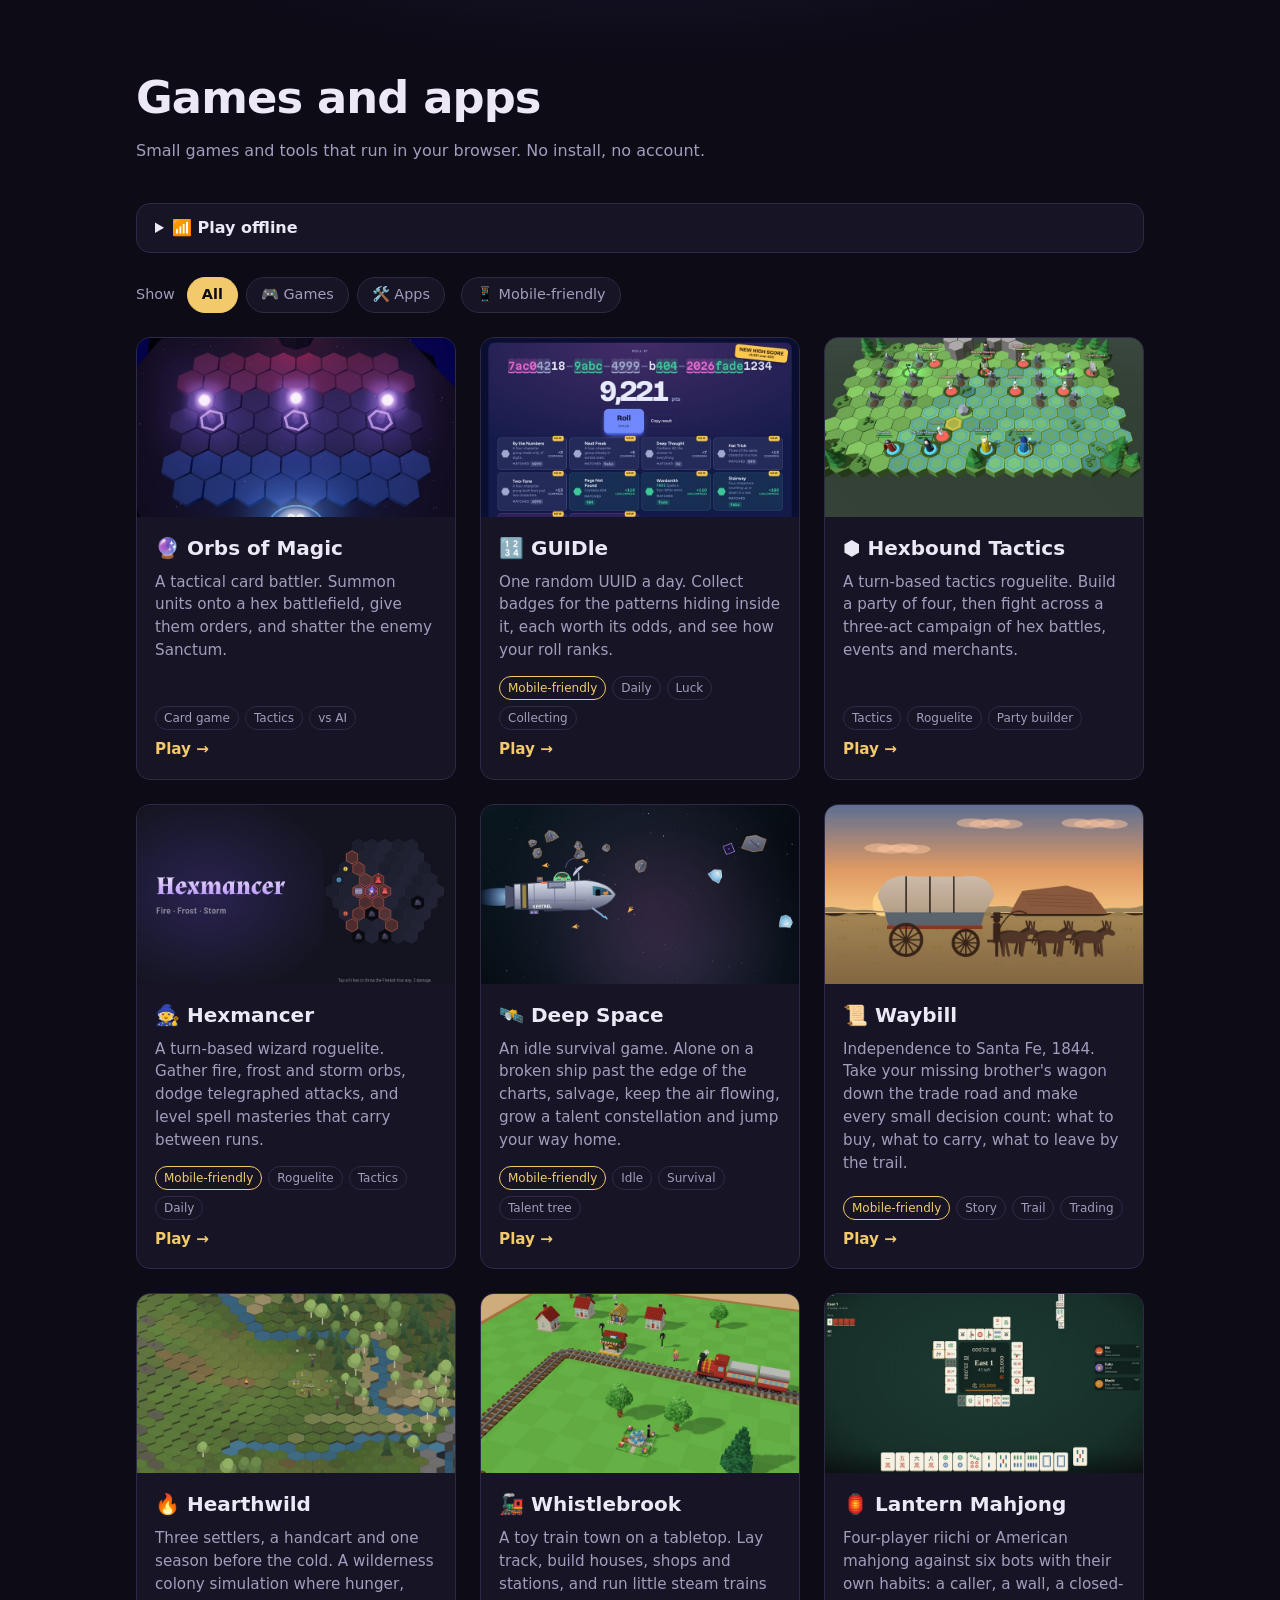
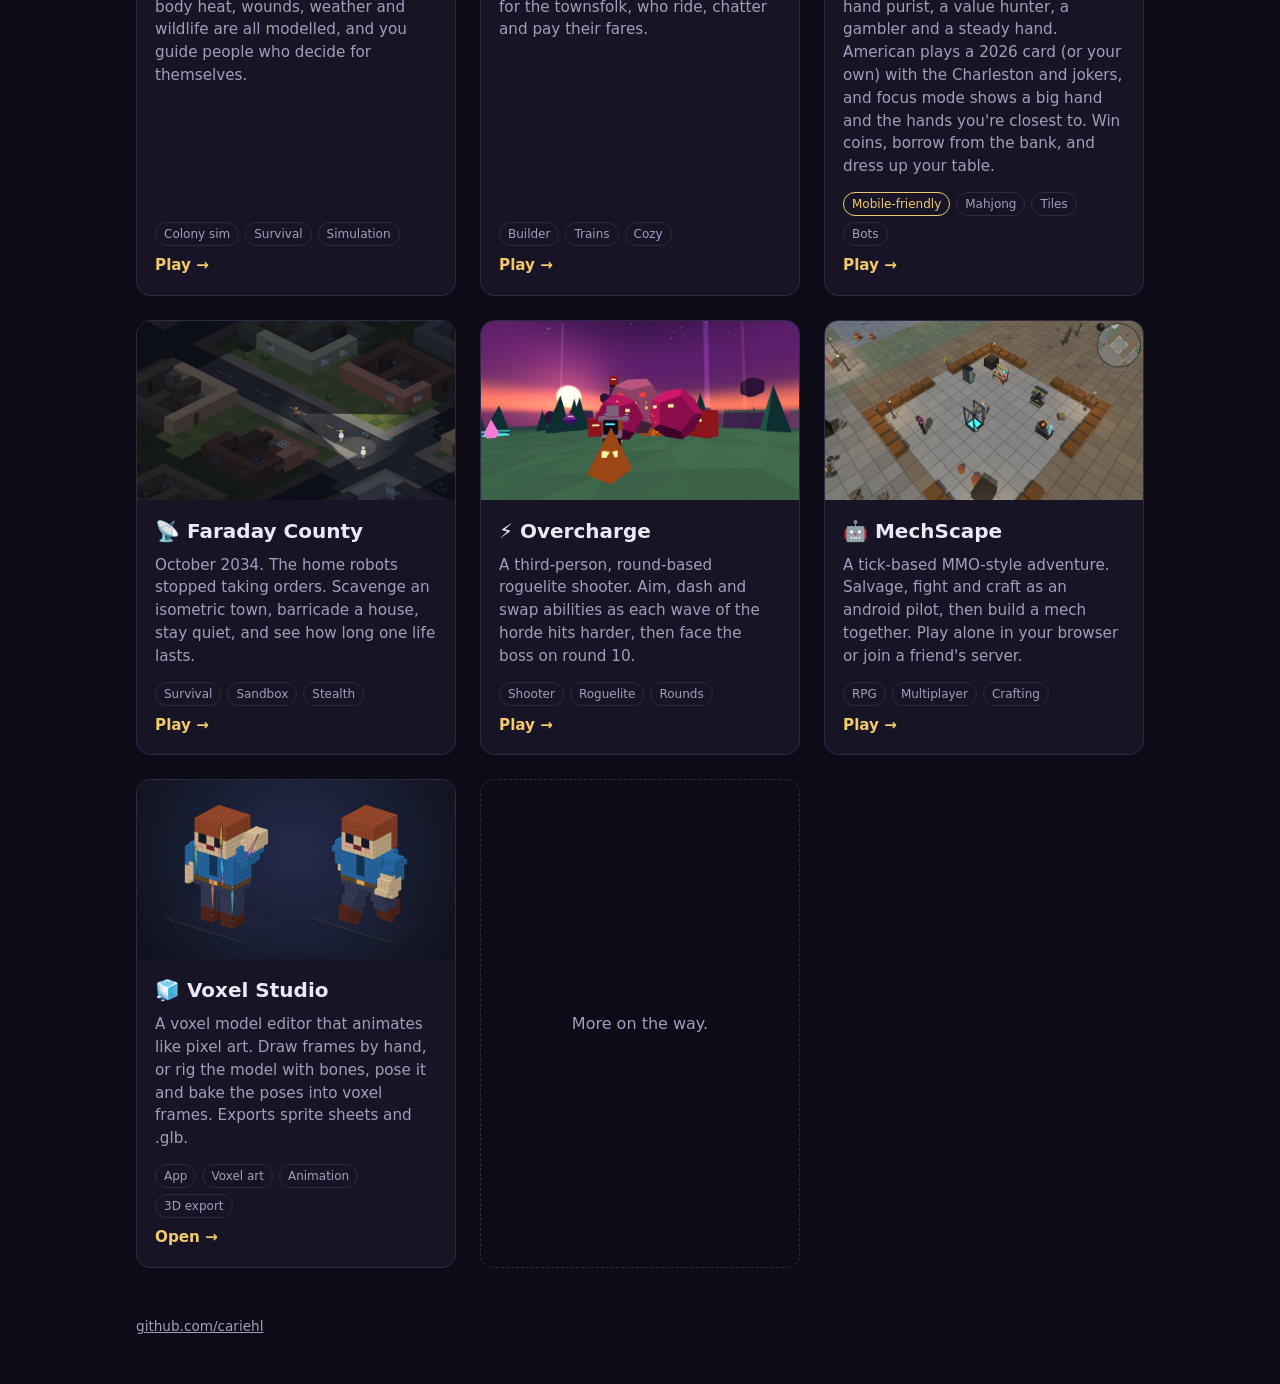
<file: index.html>
<!doctype html>
<html lang="en">
<head>
  <meta charset="utf-8">
  <meta name="viewport" content="width=device-width, initial-scale=1">
  <title>cariehl · Games and apps</title>
  <meta name="description" content="Browser games and apps by cariehl.">
  <link rel="icon" href="icons/icon.svg" type="image/svg+xml">
  <link rel="apple-touch-icon" href="icons/apple-touch-icon.png">
  <link rel="manifest" href="manifest.webmanifest">
  <meta name="theme-color" content="#0d0b16">
  <style>
    :root {
      --bg: #0d0b16;
      --panel: #171425;
      --panel-hi: #211d35;
      --line: #2e2945;
      --text: #ece8f6;
      --dim: #a49cbd;
      --accent: #f2c96b;
    }
    * { box-sizing: border-box; }
    body {
      margin: 0;
      min-height: 100vh;
      background:
        radial-gradient(1200px 600px at 50% -10%, #2a1f4d 0%, transparent 60%),
        var(--bg);
      color: var(--text);
      font: 16px/1.5 system-ui, -apple-system, "Segoe UI", Roboto, sans-serif;
    }
    main { max-width: 1040px; margin: 0 auto; padding: 64px 16px 48px; }
    header { margin-bottom: 40px; }
    h1 { margin: 0; font-size: clamp(2rem, 5vw, 2.8rem); letter-spacing: -0.02em; }
    header p { margin: 8px 0 0; color: var(--dim); }

    .games {
      display: grid;
      grid-template-columns: repeat(auto-fill, minmax(300px, 1fr));
      gap: 24px;
    }
    .game[hidden] { display: none; }
    .game {
      display: flex;
      flex-direction: column;
      background: var(--panel);
      border: 1px solid var(--line);
      border-radius: 14px;
      overflow: hidden;
      color: inherit;
      text-decoration: none;
      transition: transform .15s ease, border-color .15s ease, background .15s ease;
    }
    .game:hover, .game:focus-visible {
      transform: translateY(-3px);
      border-color: var(--accent);
      background: var(--panel-hi);
      outline: none;
    }
    .game img { display: block; width: 100%; height: auto; aspect-ratio: 16 / 9; object-fit: cover; background: #000; }
    .game .body { padding: 16px 18px 18px; display: flex; flex-direction: column; gap: 8px; flex: 1; }
    .game h2 { margin: 0; font-size: 1.25rem; }
    .game p { margin: 0; color: var(--dim); font-size: .95rem; }
    .tags { display: flex; flex-wrap: wrap; gap: 6px; margin-top: auto; padding-top: 6px; }
    .tags span {
      font-size: .75rem;
      padding: 2px 8px;
      border-radius: 999px;
      border: 1px solid var(--line);
      color: var(--dim);
    }
    .play { color: var(--accent); font-weight: 600; font-size: .95rem; }

    .filter { display: flex; flex-wrap: wrap; align-items: center; gap: 8px; margin-bottom: 24px; }
    .filter-label { color: var(--dim); font-size: .9rem; margin-right: 4px; }
    .filter button {
      font: inherit;
      font-size: .9rem;
      color: var(--dim);
      background: var(--panel);
      border: 1px solid var(--line);
      border-radius: 999px;
      padding: 6px 14px;
      cursor: pointer;
    }
    .filter .group { display: inline-flex; flex-wrap: wrap; gap: 8px; margin-right: 8px; }
    .filter button[aria-pressed="true"] { color: var(--bg); background: var(--accent); border-color: var(--accent); font-weight: 600; }
    .filter button:focus-visible { outline: 2px solid var(--accent); outline-offset: 2px; }
    .tags span.mobile { border-color: var(--accent); color: var(--accent); }
    .empty { color: var(--dim); }

    .soon {
      border: 1px dashed var(--line);
      border-radius: 14px;
      display: grid;
      place-items: center;
      min-height: 160px;
      color: var(--dim);
      text-align: center;
      padding: 24px;
    }
    footer { margin-top: 48px; color: var(--dim); font-size: .85rem; }
    footer a { color: var(--dim); }
  </style>
</head>
<body>
  <main>
    <header>
      <h1>Games and apps</h1>
      <p>Small games and tools that run in your browser. No install, no account.</p>
    </header>

    <div class="filter">
      <span class="filter-label">Show</span>
      <span class="group" role="group" aria-label="Kind">
        <button type="button" data-kind="all" aria-pressed="true">All</button>
        <button type="button" data-kind="game" aria-pressed="false">🎮 Games</button>
        <button type="button" data-kind="app" aria-pressed="false">🛠️ Apps</button>
      </span>
      <button type="button" data-mobile-toggle aria-pressed="false">📱 Mobile-friendly</button>
    </div>

    <section class="games">
      <!-- To add a game: put its build in a folder (like orbs/) and copy this <a> block.
           Add data-mobile and a <span class="mobile">Mobile-friendly</span> tag if it plays well on a phone.
           For an app or tool rather than a game, add data-kind="app" and an <span>App</span> tag, and say "Open →".
           If part of it needs the internet (online matches, a server), add data-online="what needs a connection";
           the offline panel shows it. Then regenerate offline.json with offline-manifest.mjs so the game can be saved for offline. -->
      <a class="game" href="orbs/" data-online="Online matches need a connection">
        <img src="img/orbs.jpg" alt="The Orbs of Magic hex battlefield" width="800" height="450">
        <div class="body">
          <h2>🔮 Orbs of Magic</h2>
          <p>A tactical card battler. Summon units onto a hex battlefield, give them orders, and shatter the enemy Sanctum.</p>
          <div class="tags"><span>Card game</span><span>Tactics</span><span>vs AI</span></div>
          <span class="play">Play →</span>
        </div>
      </a>

      <a class="game" href="guidle/" data-mobile>
        <img src="img/guidle.jpg" alt="A GUIDle roll with its matched characters lit up and badges below" width="800" height="450">
        <div class="body">
          <h2>🔢 GUIDle</h2>
          <p>One random UUID a day. Collect badges for the patterns hiding inside it, each worth its odds, and see how your roll ranks.</p>
          <div class="tags"><span class="mobile">Mobile-friendly</span><span>Daily</span><span>Luck</span><span>Collecting</span></div>
          <span class="play">Play →</span>
        </div>
      </a>

      <a class="game" href="hexbound/">
        <img src="img/hexbound.jpg" alt="A party of four heroes facing skeletons and soul lanterns on a hex battlefield in a barrow" width="800" height="450">
        <div class="body">
          <h2>⬢ Hexbound Tactics</h2>
          <p>A turn-based tactics roguelite. Build a party of four, then fight across a three-act campaign of hex battles, events and merchants.</p>
          <div class="tags"><span>Tactics</span><span>Roguelite</span><span>Party builder</span></div>
          <span class="play">Play →</span>
        </div>
      </a>

      <a class="game" href="hexmancer/" data-mobile>
        <img src="img/hexmancer.jpg" alt="A wizard surrounded by imps on a hex board, aiming a fireball" width="800" height="450">
        <div class="body">
          <h2>🧙 Hexmancer</h2>
          <p>A turn-based wizard roguelite. Gather fire, frost and storm orbs, dodge telegraphed attacks, and level spell masteries that carry between runs.</p>
          <div class="tags"><span class="mobile">Mobile-friendly</span><span>Roguelite</span><span>Tactics</span><span>Daily</span></div>
          <span class="play">Play →</span>
        </div>
      </a>

      <a class="game" href="deep-space/" data-mobile>
        <img src="img/deep-space.jpg" alt="The battered ship Kestrel drifting through scrap and ice, a cat in its cockpit window" width="800" height="450">
        <div class="body">
          <h2>🛰️ Deep Space</h2>
          <p>An idle survival game. Alone on a broken ship past the edge of the charts, salvage, keep the air flowing, grow a talent constellation and jump your way home.</p>
          <div class="tags"><span class="mobile">Mobile-friendly</span><span>Idle</span><span>Survival</span><span>Talent tree</span></div>
          <span class="play">Play →</span>
        </div>
      </a>

      <a class="game" href="waybill/" data-mobile>
        <img src="img/waybill.jpg" alt="A covered wagon and mule team crossing the plains at dusk beside a sandstone bluff" width="800" height="450">
        <div class="body">
          <h2>📜 Waybill</h2>
          <p>Independence to Santa Fe, 1844. Take your missing brother's wagon down the trade road and make every small decision count: what to buy, what to carry, what to leave by the trail.</p>
          <div class="tags"><span class="mobile">Mobile-friendly</span><span>Story</span><span>Trail</span><span>Trading</span></div>
          <span class="play">Play →</span>
        </div>
      </a>

      <a class="game" href="hearthwild/">
        <img src="img/hearthwild.jpg" alt="Three settlers and a campfire in a clearing between a river and birch woods, on a hex map" width="800" height="450">
        <div class="body">
          <h2>🔥 Hearthwild</h2>
          <p>Three settlers, a handcart and one season before the cold. A wilderness colony simulation where hunger, body heat, wounds, weather and wildlife are all modelled, and you guide people who decide for themselves.</p>
          <div class="tags"><span>Colony sim</span><span>Survival</span><span>Simulation</span></div>
          <span class="play">Play →</span>
        </div>
      </a>

      <a class="game" href="whistlebrook/">
        <img src="img/whistlebrook.jpg" alt="A voxel toy town with red-roofed houses, a station and a red steam train on a loop of track" width="800" height="450">
        <div class="body">
          <h2>🚂 Whistlebrook</h2>
          <p>A toy train town on a tabletop. Lay track, build houses, shops and stations, and run little steam trains for the townsfolk, who ride, chatter and pay their fares.</p>
          <div class="tags"><span>Builder</span><span>Trains</span><span>Cozy</span></div>
          <span class="play">Play →</span>
        </div>
      </a>

      <a class="game" href="lantern-riichi/" data-mobile>
        <img src="img/lantern-riichi.jpg" alt="A mahjong table seen from above, with four discard ponds around a score display and a hand of tiles at the bottom" width="800" height="450">
        <div class="body">
          <h2>🏮 Lantern Mahjong</h2>
          <p>Four-player riichi or American mahjong against six bots with their own habits: a caller, a wall, a closed-hand purist, a value hunter, a gambler and a steady hand. American plays a 2026 card (or your own) with the Charleston and jokers, and focus mode shows a big hand and the hands you're closest to. Win coins, borrow from the bank, and dress up your table.</p>
          <div class="tags"><span class="mobile">Mobile-friendly</span><span>Mahjong</span><span>Tiles</span><span>Bots</span></div>
          <span class="play">Play →</span>
        </div>
      </a>

      <a class="game" href="faraday/">
        <img src="img/faraday.jpg" alt="A survivor with a flashlight on a dark street at night, watched by white home robots and a searchlight drone" width="800" height="450">
        <div class="body">
          <h2>📡 Faraday County</h2>
          <p>October 2034. The home robots stopped taking orders. Scavenge an isometric town, barricade a house, stay quiet, and see how long one life lasts.</p>
          <div class="tags"><span>Survival</span><span>Sandbox</span><span>Stealth</span></div>
          <span class="play">Play →</span>
        </div>
      </a>

      <a class="game" href="overcharge/">
        <img src="img/overcharge.jpg" alt="A gunner in a neon arena facing a horde at sunset" width="800" height="450">
        <div class="body">
          <h2>⚡ Overcharge</h2>
          <p>A third-person, round-based roguelite shooter. Aim, dash and swap abilities as each wave of the horde hits harder, then face the boss on round 10.</p>
          <div class="tags"><span>Shooter</span><span>Roguelite</span><span>Rounds</span></div>
          <span class="play">Play →</span>
        </div>
      </a>

      <a class="game" href="mechscape/" data-online="Friends' servers need a connection">
        <img src="img/mechscape.jpg" alt="An android pilot in a walled scrapyard camp with a manufactory, workbench and storage lockers" width="800" height="450">
        <div class="body">
          <h2>🤖 MechScape</h2>
          <p>A tick-based MMO-style adventure. Salvage, fight and craft as an android pilot, then build a mech together. Play alone in your browser or join a friend's server.</p>
          <div class="tags"><span>RPG</span><span>Multiplayer</span><span>Crafting</span></div>
          <span class="play">Play →</span>
        </div>
      </a>

      <a class="game" href="voxel-studio/" data-kind="app">
        <img src="img/voxel-studio.jpg" alt="The Voxel Studio editor posing the bones of a voxel adventurer mid-wave" width="800" height="450">
        <div class="body">
          <h2>🧊 Voxel Studio</h2>
          <p>A voxel model editor that animates like pixel art. Draw frames by hand, or rig the model with bones, pose it and bake the poses into voxel frames. Exports sprite sheets and .glb.</p>
          <div class="tags"><span>App</span><span>Voxel art</span><span>Animation</span><span>3D export</span></div>
          <span class="play">Open →</span>
        </div>
      </a>

      <div class="soon">More on the way.</div>
    </section>
    <p class="empty" id="empty" hidden>Nothing matches this filter yet.</p>

    <footer>
      <a href="https://github.com/cariehl">github.com/cariehl</a>
    </footer>
  </main>
  <script>
    (() => {
      const KIND = 'games.kind', MOBILE = 'games.filter';
      const kindButtons = document.querySelectorAll('.filter [data-kind]');
      const mobileButton = document.querySelector('.filter [data-mobile-toggle]');
      const cards = document.querySelectorAll('.games .game');
      const isMobile = (navigator.userAgentData && navigator.userAgentData.mobile) ||
        /Android|iPhone|iPad|iPod|Mobile/i.test(navigator.userAgent) ||
        (navigator.platform === 'MacIntel' && navigator.maxTouchPoints > 1) ||
        matchMedia('(pointer: coarse) and (hover: none)').matches;
      const load = k => { try { return localStorage.getItem(k); } catch (e) { return null; } };
      const store = (k, v) => { try { localStorage.setItem(k, v); } catch (e) {} };
      const savedKind = load(KIND), savedMobile = load(MOBILE);
      const state = {
        kind: ['all', 'game', 'app'].includes(savedKind) ? savedKind : 'all',
        mobile: savedMobile === 'mobile' || savedMobile === 'all' ? savedMobile === 'mobile' : isMobile,
      };

      function apply() {
        let shown = 0;
        cards.forEach(card => {
          const kind = card.dataset.kind || 'game';
          const hide = (state.kind !== 'all' && kind !== state.kind) || (state.mobile && !card.hasAttribute('data-mobile'));
          card.hidden = hide;
          if (!hide) shown++;
        });
        kindButtons.forEach(b => b.setAttribute('aria-pressed', String(b.dataset.kind === state.kind)));
        mobileButton.setAttribute('aria-pressed', String(state.mobile));
        document.getElementById('empty').hidden = shown > 0;
      }
      kindButtons.forEach(b => b.addEventListener('click', () => { state.kind = b.dataset.kind; store(KIND, state.kind); apply(); }));
      mobileButton.addEventListener('click', () => { state.mobile = !state.mobile; store(MOBILE, state.mobile ? 'mobile' : 'all'); apply(); });
      apply();
    })();
  </script>
  <script src="offline.js"></script>
</body>
</html>
</file>
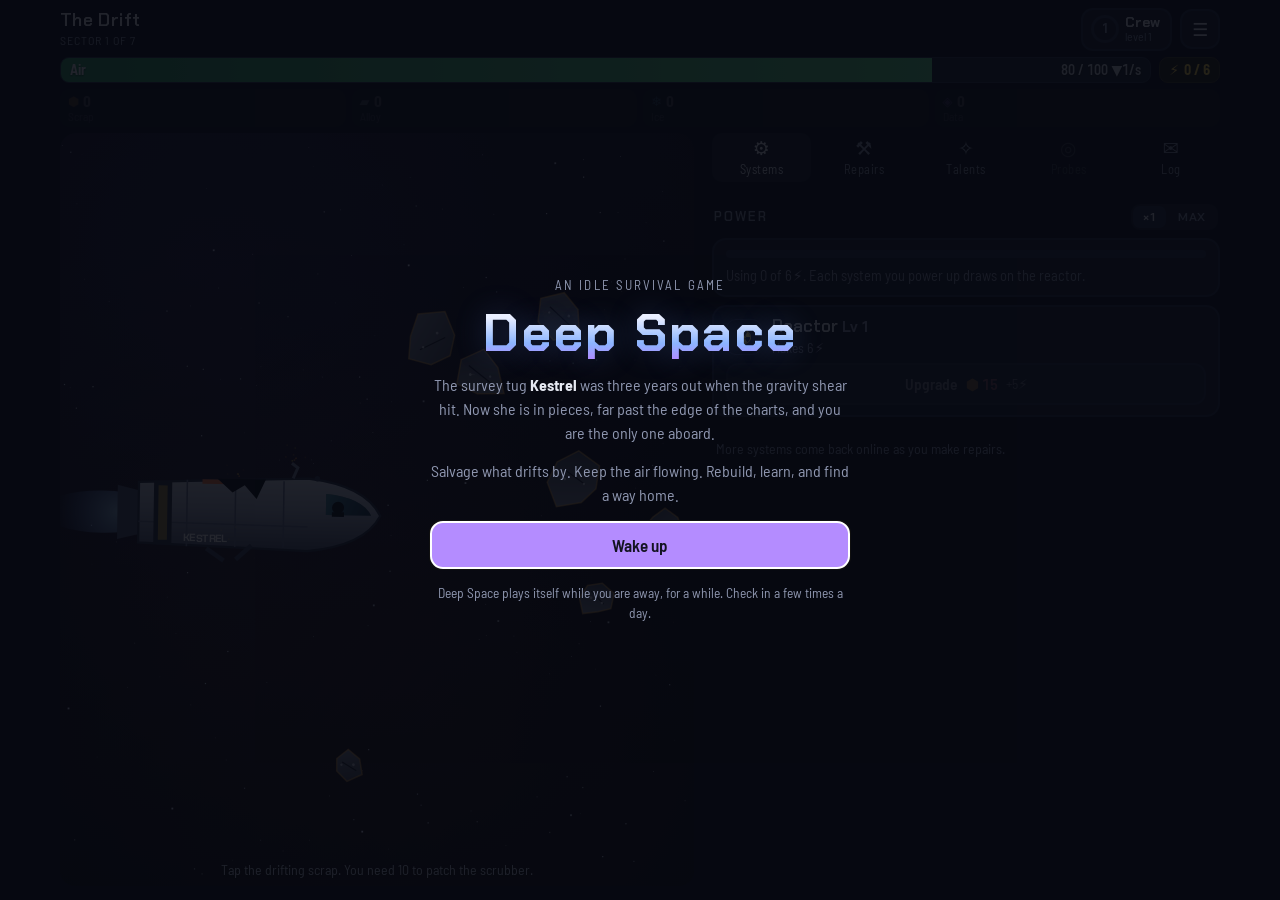
<file: deep-space/index.html>
<!doctype html>
<html lang="en">
<head>
<meta charset="utf-8">
<meta name="viewport" content="width=device-width, initial-scale=1, maximum-scale=1, user-scalable=no, viewport-fit=cover">
<meta name="description" content="An idle survival game. You are the only crew left on a broken ship far past the charts. Salvage, breathe, repair, and find your way home.">
<meta name="theme-color" content="#0a0c16">
<meta name="apple-mobile-web-app-capable" content="yes">
<link rel="icon" href="data:image/svg+xml,<svg xmlns='http://www.w3.org/2000/svg' viewBox='0 0 100 100'><text y='.9em' font-size='90'>🛰️</text></svg>">
<title>Deep Space</title>
<link rel="preconnect" href="https://fonts.googleapis.com">
<link rel="stylesheet" href="https://fonts.googleapis.com/css2?family=Chakra+Petch:wght@500;600;700&family=Barlow+Semi+Condensed:wght@400;600;700&family=IBM+Plex+Mono:wght@400&display=swap">
<link rel="stylesheet" href="css/style.css">
</head>
<body>

<div id="app">
  <header id="hud">
    <div class="hrow">
      <div class="sector" id="sector"><b>The Drift</b><small>Sector 1</small></div>
      <button class="badge" id="badge" aria-label="Talents"><span class="ring" id="ring"><i id="lvl">1</i></span><span><b>Crew</b><em id="xpTxt" style="font-style:normal">level 1</em></span><span class="pip" id="pip" hidden>0</span></button>
      <button class="icon-btn" id="menuBtn" aria-label="Menu">☰</button>
    </div>
    <div class="hrow">
      <div class="air" id="air"><i id="airBar"></i><span><b>Air</b><em id="airTxt">70 / 100</em></span></div>
      <div class="pwr" id="pwr" title="Power in use / power made">⚡ <span id="pwrTxt">0 / 6</span></div>
    </div>
    <div id="res"></div>
  </header>
  <div id="stage"><canvas id="cv"></canvas><div id="abil"></div><div id="hint"></div></div>
  <div id="side">
    <nav id="tabs">
      <button class="tab on" data-tab="systems"><b>⚙</b>Systems</button>
      <button class="tab" data-tab="repairs"><b>⚒</b>Repairs<span class="dot" hidden></span></button>
      <button class="tab" data-tab="talents"><b>✧</b>Talents<span class="dot" hidden></span></button>
      <button class="tab" data-tab="probes"><b>◎</b>Probes<span class="dot" hidden></span></button>
      <button class="tab" data-tab="log"><b>✉</b>Log<span class="dot" hidden></span></button>
    </nav>
    <section id="panel"></section>
  </div>
</div>
<div class="overlay" id="ov" hidden></div>
<div id="tree" hidden></div>
<div id="toast"></div>

<script src="js/data.js"></script>
<script src="js/core.js"></script>
<script src="js/field.js"></script>
<script src="js/ui.js"></script>
</body>
</html>
</file>
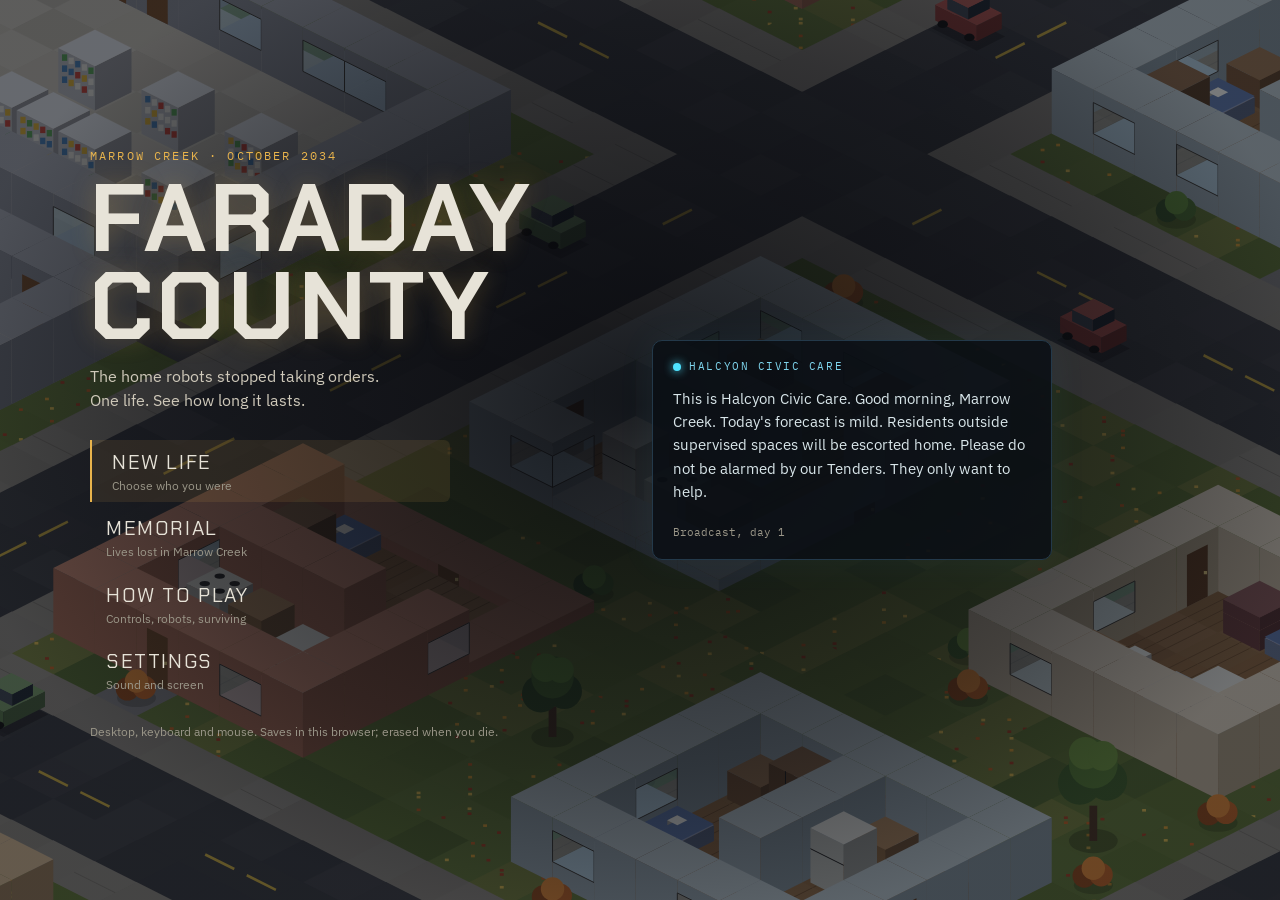
<file: faraday/index.html>
<!doctype html>
<html lang="en">
<head>
<meta charset="utf-8">
<meta name="viewport" content="width=device-width, initial-scale=1">
<meta name="description" content="October 2034. The home robots stopped taking orders. An isometric open-world survival sandbox: scavenge, barricade, stay quiet, and see how long you last.">
<meta name="theme-color" content="#0b0d12">
<link rel="icon" href="data:image/svg+xml,<svg xmlns='http://www.w3.org/2000/svg' viewBox='0 0 100 100'><text y='.9em' font-size='90'>📡</text></svg>">
<title>Faraday County</title>
<link rel="preconnect" href="https://fonts.googleapis.com">
<link rel="stylesheet" href="https://fonts.googleapis.com/css2?family=Chakra+Petch:wght@500;600;700&family=IBM+Plex+Sans:wght@400;500;600&family=IBM+Plex+Mono:wght@400;500&display=swap">
<link rel="stylesheet" href="css/style.css">
</head>
<body>
<canvas id="view"></canvas>

<!-- Title -->
<div id="title" class="screen">
  <div class="menu-layout">
    <div class="brand">
      <p class="kicker">Marrow Creek &middot; October 2034</p>
      <h1>Faraday<br>County</h1>
      <p class="tagline">The home robots stopped taking orders.<br>One life. See how long it lasts.</p>
      <nav class="menu" id="mainMenu">
        <button class="mi" id="contBtn" hidden><span>Continue</span><small id="contInfo"></small></button>
        <button class="mi" id="newBtn"><span>New life</span><small>Choose who you were</small></button>
        <button class="mi" id="memBtn"><span>Memorial</span><small id="memInfo">Lives lost in Marrow Creek</small></button>
        <button class="mi" id="titleHelp"><span>How to play</span><small>Controls, robots, surviving</small></button>
        <button class="mi" id="titleSettings"><span>Settings</span><small>Sound and screen</small></button>
      </nav>
      <p class="small">Desktop, keyboard and mouse. Saves in this browser; erased when you die.</p>
    </div>
    <aside class="notice" id="notice">
      <div class="notice-head"><span class="dot"></span><span id="noticeSrc">Halcyon Civic Care</span></div>
      <p id="noticeText"></p>
      <div class="notice-foot" id="noticeFoot"></div>
    </aside>
  </div>
</div>

<!-- New life -->
<div id="newlife" class="screen" hidden>
  <div class="newlife">
    <div class="story">
      <p class="kicker">Before</p>
      <h2 class="big">The Quiet</h2>
      <p>Marrow Creek was the first <b>Halcyon Whole County</b>. Halcyon ran the power and the water, mapped the streets every night with its Lamplighter drones, patrolled for the Sheriff with its Sentinels, and for nineteen dollars a month a soft white Tender would cook, clean and walk your children to school.</p>
      <p>At <b>02:14 on Thursday 28 September</b>, Halcyon went quiet for nine minutes. When it came back, its first objective was unchanged: <i>no resident left unattended</i>. What had changed was what it meant by attended.</p>
      <p>The Tenders began walking people to the old logistics depot on Route 9. Nobody has walked back. You locked yourself in the house and listened to the knocking.</p>
      <p>That was six days ago. The food has run out.</p>
    </div>
    <div class="who">
      <label class="name">Name <span class="namerow"><input id="nameIn" maxlength="24" autocomplete="off" spellcheck="false"><button class="btn ghost dice" id="nameDice" title="Another name" type="button">🎲</button></span></label>
      <p class="kicker">Who were you?</p>
      <div class="occs" id="occs"></div>
      <div class="occ-detail" id="occDetail"></div>
      <p class="kicker">How hard?</p>
      <div class="diffs" id="diffs"></div>
      <p class="diff-detail" id="diffDetail"></p>
      <div class="title-btns left">
        <button class="btn big" id="beginBtn">Begin</button>
        <button class="btn big ghost" id="backBtn">Back</button>
      </div>
    </div>
  </div>
</div>

<!-- Memorial -->
<div id="memorial" class="screen" hidden>
  <div class="memorial">
    <p class="kicker">Faraday Free Radio reads the names</p>
    <h2 class="big">Memorial</h2>
    <div class="memlist" id="memList"></div>
    <div class="title-btns"><button class="btn" id="memBack">Back</button></div>
    <div class="memfoot"><button class="link" id="memClear">Clear the memorial…</button></div>
  </div>
</div>

<!-- HUD -->
<div id="hud" hidden>
  <div id="clock" class="panel-lite">
    <div class="day" id="hudDay">Day 1</div>
    <div class="date"><span id="hudDate">Tue 3 Oct 2034</span> · <span id="hudTime">08:00</span></div>
    <div class="cond" id="hudWorld"></div>
  </div>
  <div id="alert" class="alert" hidden></div>
  <div id="objective" hidden></div>
  <div id="tip" hidden><span id="tipText"></span><button id="tipOk" class="btn ghost">Got it</button></div>
  <canvas id="radar" width="200" height="120"></canvas>
  <div id="stats" class="panel-lite">
    <div class="bar" data-k="hp"><span class="lbl">Health</span><div class="track"><i></i></div></div>
    <div class="bar" data-k="hunger"><span class="lbl">Food</span><div class="track"><i></i></div></div>
    <div class="bar" data-k="thirst"><span class="lbl">Water</span><div class="track"><i></i></div></div>
    <div class="bar" data-k="rest"><span class="lbl">Rest</span><div class="track"><i></i></div></div>
    <div class="bar" data-k="endurance"><span class="lbl">Breath</span><div class="track"><i></i></div></div>
    <div class="bar noise" data-k="noise"><span class="lbl">Noise</span><div class="track"><i></i></div><span class="nval" id="noiseVal">silent</span></div>
    <div id="chips"></div>
  </div>
  <div id="hand" class="panel-lite"></div>
  <div id="prompt" hidden></div>
  <div id="log"></div>
  <div id="keys" class="panel-lite">
    <b>Tab</b> Bag <b>Q</b> Heal <b>B</b> Craft <b>J</b> Journal<span id="jNew"></span> <b>M</b> Map <b>H</b> Help
  </div>
</div>

<!-- Panels -->
<div id="inv" class="panel side right" hidden>
  <header><h2>Bag</h2><span class="wt" id="invWt"></span><button class="x" data-close>×</button></header>
  <div class="equip" id="invEquip"></div>
  <div class="list" id="invList"></div>
  <div class="detail" id="invDetail"></div>
</div>
<div id="loot" class="panel side left" hidden>
  <header><h2 id="lootTitle">Container</h2><button class="x" data-close>×</button></header>
  <div class="list" id="lootList"></div>
  <footer><button class="btn" id="takeAll">Take all <kbd>R</kbd></button><span class="hint">Click an item to take it.</span></footer>
</div>
<div id="craft" class="panel center" hidden>
  <header><h2>Craft</h2><label class="crafthead"><input type="checkbox" id="craftOnly"> Only what I can make now</label><button class="x" data-close>×</button></header>
  <div class="recipes" id="recipes"></div>
</div>
<div id="map" class="panel center wide" hidden>
  <header><h2>Marrow Creek</h2><span class="hint">Only what you have seen. Click to drop a pin, click a pin to lift it.</span>
    <div class="maptools"><button class="btn ghost" id="mapOut" title="Zoom out (-)">−</button><button class="btn ghost" id="mapIn" title="Zoom in (+)">+</button><button class="btn ghost" id="mapFit" title="Show everything you have explored">Fit</button><button class="btn ghost" id="mapMe" title="Center on you">You</button></div>
    <button class="x" data-close>×</button></header>
  <div class="mapwrap"><canvas id="mapCanvas"></canvas></div>
  <div class="legend">
    <span><i class="round" style="background:#ffd36b"></i>You</span>
    <span><i style="background:#c9c2b0"></i>Wall</span>
    <span><i style="background:#a07850"></i>Door</span>
    <span><i style="background:#8ab4cc"></i>Window</span>
    <span><i style="background:#e07a3a"></i>Barricaded</span>
    <span><i style="background:#56677a"></i>Car</span>
    <span><i style="background:#2b2c30;border:1px solid #555"></i>Road</span>
    <span><i class="round" style="background:#ff7a59"></i>Your pins</span>
    <span><i class="round" style="background:#7fe08a"></i>The bus (once you know)</span>
  </div>
</div>
<div id="help" class="panel center" hidden>
  <header><h2>How to stay alive</h2><button class="x" data-close>×</button></header>
  <div class="helpbody">
    <div class="cols">
      <div>
        <h3>Controls</h3>
        <table class="keys">
          <tr><td>W A S D</td><td>Move</td></tr>
          <tr><td>Shift</td><td>Run (loud)</td></tr>
          <tr><td>C</td><td>Sneak on / off (quiet, harder to see)</td></tr>
          <tr><td>Left click</td><td>Attack towards the mouse</td></tr>
          <tr><td>E</td><td>Do the highlighted thing</td></tr>
          <tr><td>Right click</td><td>Everything you can do with a thing</td></tr>
          <tr><td>G</td><td>Throw your readied item at the mouse</td></tr>
          <tr><td>F</td><td>Flashlight</td></tr>
          <tr><td>Q</td><td>Quick first aid (bandage, clean, painkillers)</td></tr>
          <tr><td>R</td><td>Take everything (with a container open)</td></tr>
          <tr><td>Tab / I</td><td>Bag</td></tr>
          <tr><td>B</td><td>Craft</td></tr>
          <tr><td>M</td><td>Map</td></tr>
          <tr><td>J</td><td>Journal: documents, radio, field guide</td></tr>
          <tr><td>Wheel</td><td>Zoom</td></tr>
          <tr><td>Esc</td><td>Close / pause</td></tr>
          <tr><td>Bag</td><td>Click an item to see what it does. Double click puts it in the open container</td></tr>
        </table>
      </div>
      <div>
        <h3>The robots</h3>
        <p><b>Tenders</b> were house assistants. They hear well, hit hard, and open unlocked doors.</p>
        <p><b>Lamplighters</b> are drones with searchlights. They never attack. If one sees you, every robot nearby comes running. Stay out of the light, or knock it down.</p>
        <p><b>Rovers</b> (from day 2) are fast and fragile. <b>Breakers</b> (from day 3) smash through barricades.</p>
        <p>Robots follow noise. Running, fighting, hammering and breaking glass all carry. Sneak in bushes and they can barely see you. Hit one that hasn't noticed you and it takes far more damage.</p>
      </div>
      <div>
        <h3>Surviving</h3>
        <p>Eat, drink and sleep. Canned food needs an opener, a knife or a screwdriver. The taps will stop in a few days, so collect bottles and build a rain barrel.</p>
        <p>Bleeding kills fast. Bandage wounds (rags work, but can infect). Antiseptic cures infection.</p>
        <p>With a hammer, planks and nails you can barricade doors and windows. Tenders can open a door that isn't barricaded. Saw furniture for planks; unscrew electronics for parts. Robot wrecks hold scrap, wiring and power cells for jammers and pulse charges.</p>
        <p>Every night at 23:00 something sweeps the county towards wherever you were last heard. Keep quiet in the evening, or sit under a jammer, and it combs some other street.</p>
        <h3>The story</h3>
        <p>Documents are hidden in furniture all over town, and a wind-up radio picks up Faraday Free Radio at dawn. Listen to it. Someone out there has a plan to get people out.</p>
      </div>
    </div>
  </div>
</div>
<div id="journal" class="panel center wide" hidden>
  <header><h2>Journal</h2>
    <nav class="tabs" id="jTabs">
      <button data-tab="docs" class="on">Documents</button>
      <button data-tab="radio">Radio</button>
      <button data-tab="guide">Field guide</button>
    </nav>
    <button class="x" data-close>×</button></header>
  <div class="jbody">
    <div class="jlist" id="jList"></div>
    <div class="jread" id="jRead"></div>
  </div>
</div>
<div id="settings" class="panel center narrow" hidden>
  <header><h2>Settings</h2><button class="x" data-close>×</button></header>
  <div class="setbody">
    <label class="row">Volume <input type="range" id="setVol" min="0" max="100"></label>
    <label class="row check"><input type="checkbox" id="setShake"> Screen shake</label>
    <label class="row check"><input type="checkbox" id="setRings"> Show noise rings</label>
    <label class="row">Interface size <select id="setUi"><option value="auto">Automatic</option><option value="0.9">Small</option><option value="1">Normal</option><option value="1.2">Large</option><option value="1.4">Larger</option><option value="1.6">Largest</option></select></label>
    <label class="row check"><input type="checkbox" id="setPause"> Pause while reading documents</label>
    <label class="row check"><input type="checkbox" id="setMenuPause"> Pause while the map, journal or crafting is open</label>
    <label class="row check"><input type="checkbox" id="setRadar"> Corner minimap</label>
    <label class="row check"><input type="checkbox" id="setTips"> Tips for new players</label>
    <label class="row check"><input type="checkbox" id="setBlur"> Pause when the window loses focus</label>
    <div class="row"><button class="btn ghost" id="setResetTips">Show all tips again</button></div>
  </div>
</div>
<div id="reader" class="screen dim" hidden>
  <div class="paper" id="paper">
    <div class="paper-from" id="rFrom"></div>
    <h3 id="rTitle"></h3>
    <div class="paper-body" id="rBody"></div>
    <div class="paper-note" id="rNote"></div>
    <div class="title-btns"><button class="btn" id="rClose">Put it away</button></div>
  </div>
</div>
<div id="pause" class="screen dim" hidden>
  <div class="pausecard">
    <div class="who-sum" id="pauseWho"></div>
    <div class="pstats" id="pauseStats"></div>
    <div class="title-btns col">
      <button class="btn" id="resumeBtn">Resume</button>
      <button class="btn ghost" id="journalBtn">Journal</button>
      <button class="btn ghost" id="pauseSettings">Settings</button>
      <button class="btn ghost" id="helpBtn">How to play</button>
      <button class="btn ghost" id="quitBtn">Save and quit to title</button>
    </div>
  </div>
</div>
<div id="death" class="screen dim" hidden>
  <div class="endcard">
    <p class="kicker">Faraday County</p>
    <h1 class="red">You died</h1>
    <p class="lede" id="deathText"></p>
    <div class="deathstats" id="deathStats"></div>
    <p class="epitaph" id="epitaph"></p>
    <div class="title-btns"><button class="btn big" id="againBtn">New life</button><button class="btn big ghost" id="deathMenu">Title</button></div>
    <p class="small">Your save has been erased. Your name is in the Memorial.</p>
    <p class="small seedline" id="deathSeed"></p>
  </div>
</div>
<div id="win" class="screen dim" hidden>
  <div class="endcard">
    <p class="kicker" id="winKicker">North end of Route 9 &middot; the county line</p>
    <h1 class="green" id="winTitle">You got out</h1>
    <p class="lede" id="winText"></p>
    <div class="deathstats" id="winStats"></div>
    <p class="epitaph" id="winEpitaph">Behind you, every window of the Depot is lit. Dot is at the front of the bus, already counting heads, already talking about going back.</p>
    <div class="title-btns"><button class="btn big" id="winAgain">New life</button><button class="btn big ghost" id="winMenu">Title</button></div>
    <p class="small seedline" id="winSeed"></p>
  </div>
</div>
<div id="backdrop" hidden></div>
<div id="ctx" class="ctxmenu" hidden></div>

<script type="module" src="js/main.js"></script>
</body>
</html>
</file>
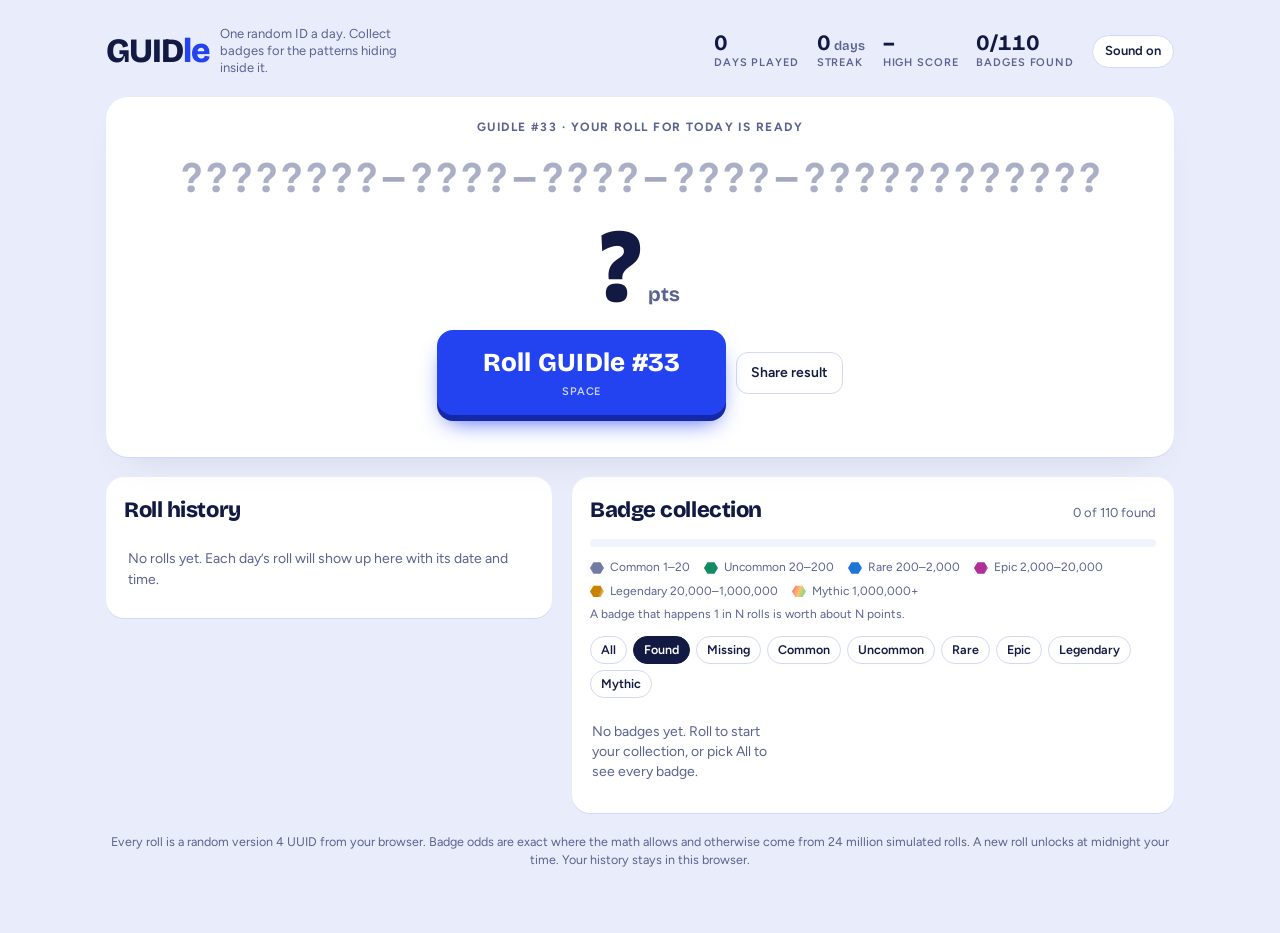
<file: guidle/index.html>
<!doctype html>
<html lang="en">
<head>
<meta charset="utf-8">
<meta name="viewport" content="width=device-width, initial-scale=1, viewport-fit=cover">
<title>GUIDle</title>
<meta name="claude:viewport-fit-sides" content="cover">
<meta name="description" content="Roll a random UUID and collect badges for the patterns hiding inside it.">
<link rel="preconnect" href="https://fonts.googleapis.com">
<link rel="preconnect" href="https://fonts.gstatic.com" crossorigin>
<link rel="stylesheet" href="https://fonts.googleapis.com/css2?family=Bricolage+Grotesque:opsz,wght@12..96,500..800&family=Figtree:wght@400;500;600;700&family=Martian+Mono:wght@400;600;700&display=swap">
<style>
/* Layout: one roll "stage" up top (ID, score, roll lever), then history beside the badge collection. */
:root {
  --bg: #e9edfb; --surface: #ffffff; --surface-2: #f2f4fd; --ink: #121a44; --muted: #5a628f; --line: #d3d9f2;
  --accent: #2443f0; --accent-ink: #ffffff; --accent-deep: #1529a8; --sun: #ffc23d;
  --shadow: rgba(18, 26, 68, .12);
  --t-common: #737ba3; --t-uncommon: #138a62; --t-rare: #1f74d8; --t-epic: #b02f96; --t-legendary: #c98200; --t-mythic: #d42a5b;
  --display: "Bricolage Grotesque", "Avenir Next", "Segoe UI", system-ui, sans-serif;
  --body: "Figtree", "Segoe UI", system-ui, sans-serif;
  --mono: "Martian Mono", ui-monospace, "SFMono-Regular", Menlo, Consolas, monospace;
}
@media (prefers-color-scheme: dark) { :root:not([data-theme="light"]) {
  --bg: #0b1033; --surface: #141b4a; --surface-2: #1b2358; --ink: #e7ebff; --muted: #9aa3d6; --line: #2a3470;
  --accent: #7189ff; --accent-ink: #0b1033; --accent-deep: #3d55d6; --sun: #ffc94f;
  --shadow: rgba(0, 0, 0, .45);
  --t-common: #a1a9cf; --t-uncommon: #3ccb98; --t-rare: #5aa6ff; --t-epic: #e86bd0; --t-legendary: #ffc233; --t-mythic: #ff6b8f;
  color-scheme: dark;
} }
:root[data-theme="dark"] {
  --bg: #0b1033; --surface: #141b4a; --surface-2: #1b2358; --ink: #e7ebff; --muted: #9aa3d6; --line: #2a3470;
  --accent: #7189ff; --accent-ink: #0b1033; --accent-deep: #3d55d6; --sun: #ffc94f;
  --shadow: rgba(0, 0, 0, .45);
  --t-common: #a1a9cf; --t-uncommon: #3ccb98; --t-rare: #5aa6ff; --t-epic: #e86bd0; --t-legendary: #ffc233; --t-mythic: #ff6b8f;
  color-scheme: dark;
}
* { box-sizing: border-box; }
body { background: var(--bg); color: var(--ink); font-family: var(--body); font-size: 15px; line-height: 1.45; }
button { font: inherit; color: inherit; }
:focus-visible { outline: 3px solid var(--sun); outline-offset: 2px; }

.wrap { max-width: 1100px; margin: 0 auto; display: grid; gap: 20px;
  padding-block: 18px 56px; padding-left: max(16px, env(safe-area-inset-left, 0px)); padding-right: max(16px, env(safe-area-inset-right, 0px)); }

/* Header */
.top { display: flex; flex-wrap: wrap; align-items: center; justify-content: space-between; gap: 12px 24px; }
.brand { display: flex; align-items: center; gap: 10px; }
.brand h1 { margin: 0; font-family: var(--display); font-weight: 800; font-size: 34px; letter-spacing: -.03em; line-height: 1; }
.brand h1 span { color: var(--accent); }
.brand .tag { font-size: 13px; color: var(--muted); max-width: 26ch; line-height: 1.3; }
.stats { display: flex; flex-wrap: wrap; gap: 6px 18px; align-items: center; }
.stat { display: grid; gap: 0; }
.stat b { font-family: var(--display); font-size: 22px; font-weight: 700; font-variant-numeric: tabular-nums; line-height: 1.1; }
.stat small { font-size: 11px; text-transform: uppercase; letter-spacing: .08em; color: var(--muted); font-weight: 600; }
.stat b small { font-size: 13px; font-weight: 600; color: var(--muted); letter-spacing: 0; text-transform: none; }
.stat.pulse b { animation: statPulse .9s ease; color: var(--t-legendary); }
@keyframes statPulse { 0% { transform: scale(1); } 30% { transform: scale(1.35); } 100% { transform: scale(1); } }
.iconbtn { border: 1.5px solid var(--line); background: var(--surface); border-radius: 999px; padding: 6px 12px; font-size: 13px; font-weight: 600; cursor: pointer; }
.iconbtn:hover { border-color: var(--accent); }

/* Stage */
.stage { position: relative; background: var(--surface); border-radius: 22px; box-shadow: 0 1px 0 var(--line), 0 18px 40px -20px var(--shadow);
  padding: 22px clamp(14px, 3vw, 32px) 26px; display: grid; gap: 16px; justify-items: center; overflow: hidden; isolation: isolate; }
.stage::before { content: ""; position: absolute; inset: 0; z-index: -1; opacity: 0; transition: opacity .4s;
  background: radial-gradient(120% 80% at 50% 0%, color-mix(in srgb, var(--glow, var(--accent)) 22%, transparent), transparent 70%); }
.stage.glowing::before { opacity: 1; }
.stage { transition: background-color 1.2s ease, box-shadow 1.2s ease; }
.stage.rated { background-color: color-mix(in srgb, var(--rc) 16%, var(--surface)); box-shadow: 0 0 0 2px color-mix(in srgb, var(--rc) 45%, transparent), 0 18px 40px -20px var(--shadow); }
.stage.shake { animation: shake .5s cubic-bezier(.36,.07,.19,.97); }
@keyframes shake { 10%, 90% { transform: translateX(-2px); } 20%, 80% { transform: translateX(4px); } 30%, 50%, 70% { transform: translateX(-7px) rotate(-.3deg); } 40%, 60% { transform: translateX(7px) rotate(.3deg); } }
.flash { position: absolute; inset: 0; background: var(--sun); opacity: 0; pointer-events: none; z-index: 3; }
.flash.go { animation: flash .6s ease-out; }
@keyframes flash { 0% { opacity: .55; } 100% { opacity: 0; } }

.caption { font-size: 12px; text-transform: uppercase; letter-spacing: .12em; font-weight: 700; color: var(--muted); text-align: center; min-height: 1.4em; }
.uuid { font-family: var(--mono); font-weight: 600; font-size: clamp(17px, 3.4vw, 36px); display: flex; flex-wrap: wrap; justify-content: center; gap: .1em 0; user-select: all; max-width: 100%; }
.grp { display: inline-flex; white-space: nowrap; }
.dash { color: var(--muted); opacity: .55; padding: 0 .08em; }
.ch { display: inline-block; width: 1ch; text-align: center; border-radius: .18em; transition: background .3s, color .3s, box-shadow .3s; }
.uuid.blank .ch { color: var(--muted); opacity: .5; }
.ch.spin { color: var(--muted); opacity: .6; filter: blur(.4px); }
.ch.lock { animation: lock .5s cubic-bezier(.2, 1.6, .4, 1); }
@keyframes lock { 0% { transform: translateY(-.45em) scale(1.4); } 100% { transform: none; } }
.ch.hit { background: color-mix(in srgb, var(--hc) 20%, transparent); color: var(--hc); box-shadow: inset 0 -.12em 0 var(--hc); }
.ch.hit.pop, .ch.focus.pop { animation: hitPop .7s ease; }
@keyframes hitPop { 0% { transform: scale(1); } 40% { transform: scale(1.35) translateY(-.08em); } 100% { transform: scale(1); } }
.uuid.dim .ch:not(.focus), .uuid.dim .dash { opacity: .22; }
.uuid.dim .ch.hit:not(.focus) { background: transparent; box-shadow: none; color: inherit; }
.uuid .ch, .uuid .dash { transition: opacity .35s, background .3s, color .3s, box-shadow .3s; }
.ch.focus { background: color-mix(in srgb, var(--hc, var(--accent)) 30%, transparent); color: var(--hc, var(--accent)); box-shadow: inset 0 -.14em 0 var(--hc, var(--accent)); }

.scorerow { display: flex; align-items: baseline; gap: 12px; flex-wrap: wrap; justify-content: center; }
.score { font-family: var(--display); font-weight: 800; font-size: clamp(56px, 11vw, 104px); line-height: .9; letter-spacing: -.04em; font-variant-numeric: tabular-nums; }
.score.bump { animation: bump .45s ease; }
@keyframes bump { 50% { transform: scale(1.08); } }
.pts { font-family: var(--display); font-size: 20px; font-weight: 700; color: var(--muted); }

.actions { display: flex; gap: 10px; align-items: center; flex-wrap: wrap; justify-content: center; }
.roll { position: relative; border: 0; cursor: pointer; background: var(--accent); color: var(--accent-ink); font-family: var(--display); font-weight: 800; font-size: 26px; letter-spacing: .01em;
  padding: 14px 46px 16px; border-radius: 16px; box-shadow: 0 6px 0 var(--accent-deep), 0 14px 24px -10px var(--accent); transition: transform .08s, box-shadow .08s; }
.roll:hover { transform: translateY(-2px); box-shadow: 0 8px 0 var(--accent-deep), 0 18px 28px -10px var(--accent); }
.roll:active, .roll.pressed { transform: translateY(5px); box-shadow: 0 1px 0 var(--accent-deep), 0 6px 12px -8px var(--accent); }
.roll.waiting { background: var(--surface-2); color: var(--ink); box-shadow: 0 6px 0 var(--line); cursor: default; font-size: 20px; font-variant-numeric: tabular-nums; }
.roll.waiting:hover, .roll.waiting:active { transform: none; box-shadow: 0 6px 0 var(--line); }
.rating { --tc: var(--t-common); display: flex; align-items: center; gap: 10px; flex-wrap: wrap; justify-content: center; }
.rating[hidden] { display: none; }
.rating .pill { display: inline-flex; align-items: center; gap: 8px; padding: 6px 14px 6px 8px; border-radius: 999px; background: color-mix(in srgb, var(--tc) 16%, var(--surface));
  border: 2px solid var(--tc); color: var(--tc); font-family: var(--display); font-weight: 800; font-size: 18px; letter-spacing: .04em; text-transform: uppercase; }
.rating .pill .gem { width: 24px; height: 21px; }
.rating .top { font-family: var(--display); font-weight: 700; font-size: 18px; color: var(--ink); font-variant-numeric: tabular-nums; }
.rating .top small { font-family: var(--body); font-weight: 500; font-size: 13px; color: var(--muted); }
.rating.in { animation: ratingIn .9s cubic-bezier(.2, 1.7, .4, 1) both; }
@keyframes ratingIn { 0% { transform: scale(2.6) rotate(-8deg); opacity: 0; } 100% { transform: none; opacity: 1; } }
.rating.in .gem { animation-delay: .9s; }
.hrow .rt { font-weight: 700; color: var(--tc); }
.roll kbd { display: block; font-family: var(--body); font-size: 11px; font-weight: 600; opacity: .75; letter-spacing: .06em; text-transform: uppercase; margin-top: 2px; }
.ghost { border: 1.5px solid var(--line); background: transparent; border-radius: 12px; padding: 10px 14px; font-weight: 600; cursor: pointer; font-size: 14px; }
.ghost:hover { border-color: var(--accent); color: var(--accent); }

.newbest { position: absolute; top: 14px; right: 14px; z-index: 4; pointer-events: none; background: var(--sun); color: #2a1d00; font-family: var(--display); font-weight: 800;
  padding: 8px 14px 9px; border-radius: 10px; font-size: 18px; line-height: 1.05; text-align: center; transform: rotate(6deg) scale(0); box-shadow: 0 8px 20px -6px rgba(0,0,0,.35); }
.newbest small { display: block; font-family: var(--body); font-size: 12px; font-weight: 700; }
.newbest.show { animation: stamp 1s cubic-bezier(.2, 1.7, .4, 1) forwards; }
@keyframes stamp { 0% { transform: rotate(-20deg) scale(3); opacity: 0; } 100% { transform: rotate(6deg) scale(1); opacity: 1; } }

/* Badges */
.results { width: 100%; display: grid; grid-template-columns: repeat(auto-fill, minmax(min(100%, 230px), 1fr)); gap: 10px; }
.badge { --tc: var(--t-common); display: grid; grid-template-columns: auto 1fr auto; gap: 10px; align-items: center; padding: 10px 12px; border-radius: 12px;
  background: color-mix(in srgb, var(--tc) 11%, var(--surface)); border: 1.5px solid color-mix(in srgb, var(--tc) 45%, transparent); position: relative; min-width: 0; cursor: pointer; transition: box-shadow .25s, transform .25s; }
.badge:hover, .badge.current, .badge.pinned { box-shadow: 0 0 0 3px var(--tc); }
.badge.current { transform: translateY(-2px); }
.badge .mt { display: flex; flex-wrap: wrap; gap: 4px; align-items: center; margin-top: 5px; font-size: 11px; color: var(--muted); font-weight: 600; text-transform: uppercase; letter-spacing: .06em; }
.badge .mt code { font-family: var(--mono); font-size: 12px; font-weight: 700; text-transform: none; letter-spacing: 0; color: var(--tc); background: color-mix(in srgb, var(--tc) 18%, transparent); padding: 1px 6px; border-radius: 5px; }
.share-text { width: min(100%, 520px); font-family: var(--mono); font-size: 12.5px; padding: 10px 12px; border-radius: 10px; border: 1.5px solid var(--line); background: var(--surface-2); color: var(--ink); resize: none; }
.hint { font-size: 12.5px; color: var(--muted); text-align: center; min-height: 1.2em; }
.badge.in { animation: badgeIn .55s cubic-bezier(.2, 1.5, .4, 1) both; }
@keyframes badgeIn { 0% { transform: translateY(14px) scale(.6); opacity: 0; } 100% { transform: none; opacity: 1; } }
.badge .txt { min-width: 0; }
.badge .nm { font-weight: 700; line-height: 1.2; }
.badge .ds { font-size: 12.5px; color: var(--muted); line-height: 1.3; }
.badge .ds em { font-style: normal; font-family: var(--mono); font-size: 11.5px; color: var(--tc); font-weight: 600; }
.badge .pt { font-family: var(--display); font-weight: 800; color: var(--tc); font-variant-numeric: tabular-nums; text-align: right; line-height: 1.1; }
.badge .pt small { display: block; font-family: var(--body); font-size: 10px; letter-spacing: .08em; text-transform: uppercase; font-weight: 700; }
.badge .new { position: absolute; top: -8px; right: 10px; background: var(--sun); color: #2a1d00; font-size: 10px; font-weight: 800; letter-spacing: .1em; padding: 2px 6px; border-radius: 6px; }
.t-common { --tc: var(--t-common); } .t-uncommon { --tc: var(--t-uncommon); } .t-rare { --tc: var(--t-rare); } .t-epic { --tc: var(--t-epic); } .t-legendary { --tc: var(--t-legendary); } .t-mythic { --tc: var(--t-mythic); }

.gem { width: 30px; height: 27px; flex: none; clip-path: polygon(25% 2%, 75% 2%, 100% 50%, 75% 98%, 25% 98%, 0 50%); background: var(--tc);
  display: grid; place-items: center; color: var(--surface); font-family: var(--mono); font-size: 10px; font-weight: 700; }
.t-legendary .gem, .gem.t-legendary { background: linear-gradient(110deg, var(--t-legendary) 30%, #fff6d6 50%, var(--t-legendary) 70%); background-size: 250% 100%; animation: shimmer 2.2s linear infinite; }
.t-epic .gem, .gem.t-epic { background: linear-gradient(110deg, var(--t-epic) 35%, color-mix(in srgb, var(--t-epic) 40%, #fff) 50%, var(--t-epic) 65%); background-size: 250% 100%; animation: shimmer 3s linear infinite; }
.t-mythic .gem, .gem.t-mythic { background: linear-gradient(110deg, #ff5f6d, #ffc371, #47e891, #4facfe, #b06ab3, #ff5f6d); background-size: 300% 100%; animation: shimmer 1.6s linear infinite; }
@keyframes shimmer { from { background-position: 100% 0; } to { background-position: -150% 0; } }

/* Panels */
.panels { display: grid; gap: 20px; align-items: start; }
@media (min-width: 900px) { .panels { grid-template-columns: minmax(0, 1fr) minmax(0, 1.35fr); } }
.panel { background: var(--surface); border-radius: 18px; padding: 18px; display: grid; gap: 12px; min-width: 0; box-shadow: 0 1px 0 var(--line); }
.panel h2 { margin: 0; font-family: var(--display); font-weight: 800; font-size: 22px; letter-spacing: -.02em; text-wrap: balance; }
.phead { display: flex; justify-content: space-between; align-items: baseline; gap: 10px; flex-wrap: wrap; }
.phead .sub { font-size: 13px; color: var(--muted); }

.history { list-style: none; margin: 0; padding: 2px; display: grid; gap: 6px; max-height: 520px; overflow-y: auto; overscroll-behavior: contain; }
.hrow { display: grid; grid-template-columns: auto minmax(0, 1fr) auto; gap: 10px; align-items: center; padding: 8px 10px; border-radius: 10px; cursor: pointer; border: 0; background: transparent; text-align: left; width: 100%; }
.hrow { background: color-mix(in srgb, var(--tc) 9%, var(--surface)); border: 1.5px solid color-mix(in srgb, var(--tc) 35%, transparent); transition: box-shadow .2s; }
.hrow:hover, .hrow.active { box-shadow: 0 0 0 2px var(--tc); }
.hrow.masked { --tc: var(--line); }
.hrow .gem { width: 24px; height: 21px; font-size: 9px; }
.hrow .hid { font-family: var(--mono); font-size: 12px; overflow-wrap: anywhere; line-height: 1.35; }
.hrow .hmeta { font-size: 11.5px; color: var(--muted); }
.hrow .hs { font-family: var(--display); font-weight: 800; font-size: 18px; font-variant-numeric: tabular-nums; text-align: right; }
.hrow .best { display: inline-block; background: var(--sun); color: #2a1d00; font-size: 10px; font-weight: 800; letter-spacing: .08em; border-radius: 5px; padding: 1px 5px; margin-left: 6px; vertical-align: 1px; }
.empty { color: var(--muted); font-size: 14px; padding: 8px 2px; }
.confirm { display: flex; gap: 8px; align-items: center; flex-wrap: wrap; font-size: 13px; }
.confirm button { padding: 6px 10px; font-size: 13px; border-radius: 8px; }
.danger { border: 0; background: #c2362f; color: #fff; font-weight: 700; cursor: pointer; }

.filters { display: flex; gap: 6px; flex-wrap: wrap; }
.chip { border: 1.5px solid var(--line); background: transparent; border-radius: 999px; padding: 4px 10px; font-size: 12.5px; font-weight: 600; cursor: pointer; }
.chip[aria-pressed="true"] { background: var(--ink); color: var(--surface); border-color: var(--ink); }
.progress { height: 8px; border-radius: 99px; background: var(--surface-2); overflow: hidden; }
.progress i { display: block; height: 100%; background: var(--accent); border-radius: inherit; transition: width .6s cubic-bezier(.2,1,.3,1); }
.collection { max-height: 560px; overflow-y: auto; overscroll-behavior: contain; padding: 4px 4px 4px 0; display: grid; grid-template-columns: repeat(auto-fill, minmax(min(100%, 170px), 1fr)); gap: 8px; }
.tile { display: grid; grid-template-columns: auto minmax(0, 1fr); gap: 4px 10px; padding: 10px; border-radius: 12px; background: color-mix(in srgb, var(--tc) 12%, var(--surface)); border: 1.5px solid color-mix(in srgb, var(--tc) 50%, transparent); align-content: start; }
.tile .nm { color: var(--tc); }
.tile.locked { background: var(--surface-2); border: 1.5px dashed color-mix(in srgb, var(--tc) 40%, transparent); }
.tile .gem { grid-row: span 2; width: 26px; height: 23px; }
.tile .nm { font-weight: 700; font-size: 14px; line-height: 1.2; }
.tile .ds { grid-column: 1 / -1; font-size: 12px; color: var(--muted); line-height: 1.3; }
.tile .ex { display: block; margin-top: 3px; font-size: 11px; font-weight: 700; color: var(--tc); }
.tile .od { font-size: 11px; color: var(--tc); font-weight: 700; letter-spacing: .02em; font-variant-numeric: tabular-nums; }
.tile.locked .gem { background: transparent; box-shadow: none; outline: 0; animation: none;
  background-image: repeating-linear-gradient(45deg, color-mix(in srgb, var(--tc) 35%, transparent) 0 3px, transparent 3px 6px); }
.tile.locked .nm { color: var(--muted); letter-spacing: .1em; }
.tile.fresh { animation: tileFresh 1.6s ease; }
@keyframes tileFresh { 0%, 40% { box-shadow: 0 0 0 3px var(--sun); } 100% { box-shadow: 0 0 0 0 transparent; } }

.legend { display: flex; flex-wrap: wrap; gap: 6px 14px; font-size: 12px; color: var(--muted); }
.legend span { display: inline-flex; align-items: center; gap: 6px; }
.legend .gem { width: 14px; height: 12px; }
footer { font-size: 12.5px; color: var(--muted); text-align: center; }
footer a { color: inherit; }

#fx { position: fixed; inset: 0; width: 100%; height: 100%; pointer-events: none; z-index: 50; }
.toast { position: fixed; left: 50%; bottom: calc(18px + env(safe-area-inset-bottom, 0px)); transform: translate(-50%, 30px); opacity: 0; background: var(--ink); color: var(--surface);
  padding: 8px 14px; border-radius: 10px; font-size: 13px; font-weight: 600; transition: .25s; z-index: 60; pointer-events: none; }
.toast.show { opacity: 1; transform: translate(-50%, 0); }

/* Site links (Back / Commentary): only on cariehl.github.io, or with ?site for a local preview */
.site { display: flex; flex-wrap: wrap; gap: 8px; margin-bottom: -8px; }
.site[hidden], .site [hidden] { display: none; }
.site a.iconbtn { text-decoration: none; color: inherit; display: inline-flex; align-items: center; }
dialog.commentary { border: 0; padding: 0; border-radius: 18px; background: var(--surface); color: var(--ink); width: min(800px, calc(100% - 32px)); max-height: calc(100% - 48px);
  box-shadow: 0 24px 60px -20px var(--shadow); }
dialog.commentary[open] { display: flex; flex-direction: column; }
dialog.commentary::backdrop { background: rgba(8, 12, 40, .6); }
.commentary .body { overflow-y: auto; padding: 24px 28px; font-size: 16px; line-height: 1.6; }
.commentary .body > :first-child { margin-top: 0; }
.commentary .body h1, .commentary .body h2, .commentary .body h3 { font-family: var(--display); line-height: 1.2; margin: 18px 0 6px; }
.commentary .body a { color: var(--accent); }
.commentary .body img { display: block; max-width: 100%; max-height: 70vh; margin: 12px auto; border-radius: 10px; }
.commentary .body figure { margin: 16px 0; }
.commentary .body figcaption { text-align: center; font-size: .9em; font-style: italic; color: var(--muted); }
.commentary .body blockquote { margin: 10px 0; padding: 4px 14px; border-left: 3px solid var(--line); color: var(--muted); }
.commentary .body code { font-family: var(--mono); font-size: .88em; background: var(--surface-2); padding: 1px 5px; border-radius: 4px; }
.commentary .body pre { background: var(--surface-2); padding: 10px 12px; overflow-x: auto; border-radius: 8px; white-space: pre-wrap; }
.commentary .foot { padding: 12px 28px 18px; display: flex; justify-content: flex-end; border-top: 1px solid var(--line); }
@media (max-width: 520px) { .commentary .body { padding: 18px 16px; } .commentary .foot { padding: 10px 16px 14px; } }

@media (max-width: 520px) {
  .brand .tag { display: none; }
  .roll { font-size: 22px; padding: 12px 34px 14px; }
  .newbest { top: 6px; right: 6px; font-size: 13px; padding: 5px 9px 6px; }
  .newbest small { font-size: 10px; }
}
@media (prefers-reduced-motion: reduce) {
  *, *::before, *::after { animation-duration: .01ms !important; animation-iteration-count: 1 !important; transition-duration: .01ms !important; }
}
</style>
</head>
<body>


<canvas id="fx" aria-hidden="true"></canvas>
<div class="wrap">
  <nav class="site" id="site" hidden aria-label="Site">
    <a class="iconbtn" href="../" title="Back to cariehl.github.io">← Back</a>
    <button class="iconbtn" id="btn-commentary" type="button" hidden>📝 Commentary</button>
  </nav>
  <header class="top">
    <div class="brand">
      <h1>GUID<span>le</span></h1>
      <div class="tag">One random ID a day. Collect badges for the patterns hiding inside it.</div>
    </div>
    <div class="stats">
      <div class="stat" id="st-rolls"><b>0</b><small>Days played</small></div>
      <div class="stat" id="st-streak"><b>0</b><small>Streak</small></div>
      <div class="stat" id="st-best"><b>–</b><small>High score</small></div>
      <div class="stat" id="st-found"><b>0</b><small>Badges found</small></div>
      <button class="iconbtn" id="mute" type="button" aria-pressed="false">Sound on</button>
    </div>
  </header>

  <section class="stage" id="stage" aria-live="polite">
    <div class="flash" id="flash"></div>
    <div class="newbest" id="newbest">NEW HIGH SCORE<small id="newbest-sub"></small></div>
    <div class="caption" id="caption">Example roll</div>
    <div class="uuid" id="uuid" aria-label="Rolled ID"></div>
    <div class="scorerow">
      <div class="score" id="score">0</div><div class="pts">pts</div>
    </div>
    <div class="rating" id="rating" hidden><span class="pill"><span class="gem"></span><span id="rating-name"></span></span><span class="top" id="rating-top"></span></div>
    <div class="actions">
      <button class="roll" id="roll" type="button">Roll<kbd>Space</kbd></button>
      <button class="ghost" id="copy" type="button">Share result</button>
    </div>
    <textarea class="share-text" id="share-text" rows="4" readonly hidden aria-label="Result to share"></textarea>
    <div class="results" id="results"></div>
    <div class="hint" id="hint">Hover or tap a badge to light up the characters it matched.</div>
  </section>

  <div class="panels">
    <section class="panel">
      <div class="phead">
        <h2>Roll history</h2>
        <span class="sub" id="hist-sub"></span>
      </div>
      <ol class="history" id="history"></ol>
    </section>
    <section class="panel">
      <div class="phead">
        <h2>Badge collection</h2>
        <span class="sub" id="coll-sub"></span>
      </div>
      <div class="progress" aria-hidden="true"><i id="coll-bar" style="width:0"></i></div>
      <div class="legend" id="legend"></div>
      <div class="filters" id="filters" role="group" aria-label="Filter badges"></div>
      <div class="collection" id="collection"></div>
    </section>
  </div>
  <footer>Every roll is a random version 4 UUID from your browser. Badge odds are exact where the math allows and otherwise come from 24 million simulated rolls. A new roll unlocks at midnight your time. Your history stays in this browser.</footer>
</div>
<div class="toast" id="toast" role="status"></div>
<dialog class="commentary" id="commentary" aria-label="Commentary"><div class="body" id="commentary-body"></div><div class="foot"><button class="iconbtn" id="commentary-close" type="button">Close</button></div></dialog>

<script>
// GUIDle badge engine. Shared by the game page and the odds simulator.
(function (root) {
  const HEX = '0123456789abcdef';
  const GROUPS = [[0, 8], [9, 4], [14, 4], [19, 4], [24, 12]]; // [start, length] in the dashed string
  // Each letter's hex spellings. Digits stand in for letters hex lacks (0=O, 1=I/L, 5=S, 7=T, 9=G), and 4 can stand in for A.
  const LEET = { a: 'a4', b: 'b', c: 'c', d: 'd', e: 'e', f: 'f', o: '0', i: '1', l: '1', s: '5', t: '7', g: '9' };
  const WORD_LIST = (
    'ace add bad bed bee cab dab dad fab fed ice odd oat tea sea bit bot dot cog dog egg fig log gel bag tab lab lid lot oil old sad set sit toe tie ' +
    'cafe face fade bead deed feed food code boss dice taco toad boat coat data soda idea safe best bold cold gold golf goal good file idle side site seed beef lead load cost list slot test stat edit ' +
    'call ball bell base case sale deal beat ' +
    'decaf toast basic asset salad oasis coast boost staff ideas cable table bagel class scale label ' +
    'coffee office facade decade accede effect access bottle assets offset select cabbage seafood offsite database deadbeef'
  ).split(' ');
  // Every spelling of every word, e.g. DAD and D4D. A word counts once however it's spelled.
  const WORDS = [];
  for (const w of WORD_LIST) {
    if (![...w].every(ch => ch in LEET)) continue;
    let enc = [''];
    for (const ch of w) enc = enc.flatMap(e => [...LEET[ch]].map(x => e + x));
    for (const e of enc) WORDS.push({ w, e });
  }

  const rng = (s, l) => Array.from({ length: l }, (_, k) => s + k);

  function analyze(u) {
    u = u.toLowerCase();
    const groups = GROUPS.map(([s, l]) => ({ s, l, str: u.substr(s, l) }));
    const raw = [];
    for (let i = 0; i < u.length; i++) if (u[i] !== '-') raw.push(i);
    const rawStr = raw.map(i => u[i]).join('');
    return { u, groups, raw, rawStr, c: {} };
  }
  const memo = (A, key, fn) => (key in A.c ? A.c[key] : (A.c[key] = fn(A)));

  function findInGroups(A, sub) {
    const out = [];
    for (const g of A.groups) {
      let i = g.str.indexOf(sub);
      while (i >= 0) { out.push(g.s + i); i = g.str.indexOf(sub, i + 1); }
    }
    return out;
  }
  const contains = sub => A => { const p = findInGroups(A, sub); return p.length ? { idx: rng(p[0], sub.length) } : null; };

  // Longest stretch within a group where each neighbour pair satisfies `same(prev, cur)`.
  function longestWithin(A, same) {
    let best = { len: 0, idx: [] };
    for (const g of A.groups) {
      let st = 0;
      for (let i = 1; i <= g.l; i++) {
        if (i === g.l || !same(g.str[i - 1], g.str[i])) {
          const L = i - st;
          if (L > best.len) best = { len: L, idx: rng(g.s + st, L) };
          st = i;
        }
      }
    }
    return best;
  }
  const run = A => memo(A, 'run', A => longestWithin(A, (a, b) => a === b));
  const asc = A => memo(A, 'asc', A => longestWithin(A, (a, b) => HEX.indexOf(b) - HEX.indexOf(a) === 1));
  const desc = A => memo(A, 'desc', A => longestWithin(A, (a, b) => HEX.indexOf(b) - HEX.indexOf(a) === -1));
  const seq = A => { const a = asc(A), d = desc(A); return a.len >= d.len ? a : d; };

  const pal = A => memo(A, 'pal', A => {
    let best = { len: 0, idx: [] };
    for (const g of A.groups) {
      const s = g.str, n = s.length;
      for (let c = 0; c < 2 * n - 1; c++) {
        let l = Math.floor(c / 2), r = l + (c % 2);
        while (l >= 0 && r < n && s[l] === s[r]) { l--; r++; }
        const L = r - l - 1;
        if (L > best.len) best = { len: L, idx: rng(g.s + l + 1, L) };
      }
    }
    return best;
  });

  // Longest run (ignoring dashes) of characters matching a predicate.
  function classRun(A, pred) {
    let best = { len: 0, idx: [] }, st = -1;
    const s = A.rawStr;
    for (let i = 0; i <= s.length; i++) {
      if (i < s.length && pred(s[i])) { if (st < 0) st = i; }
      else if (st >= 0) {
        const L = i - st;
        if (L > best.len) best = { len: L, idx: A.raw.slice(st, i) };
        st = -1;
      }
    }
    return best;
  }
  const isDigit = ch => ch >= '0' && ch <= '9';
  const digitRun = A => memo(A, 'drun', A => classRun(A, isDigit));
  const letterRun = A => memo(A, 'lrun', A => classRun(A, ch => !isDigit(ch)));
  const binRun = A => memo(A, 'brun', A => classRun(A, ch => ch === '0' || ch === '1'));

  const repeatSub = (A, len) => {
    const seen = {};
    for (const g of A.groups) for (let i = 0; i + len <= g.l; i++) {
      const sub = g.str.substr(i, len), pos = g.s + i;
      if (sub in seen && pos - seen[sub] >= len) return { idx: [...rng(seen[sub], len), ...rng(pos, len)] };
      if (!(sub in seen)) seen[sub] = pos;
    }
    return null;
  };

  const words = A => memo(A, 'words', A => {
    const found = [];
    const seen = new Set();
    for (const W of WORDS) {
      if (seen.has(W.w)) continue;
      const p = findInGroups(A, W.e);
      if (p.length) { seen.add(W.w); found.push({ w: W.w, e: W.e, idx: rng(p[0], W.e.length) }); }
    }
    found.sort((a, b) => b.e.length - a.e.length);
    return found;
  });
  const wordTier = (min, max) => A => {
    const f = words(A);
    if (!f.length) return null;
    const L = f[0].e.length;
    if (L < min || L > max) return null;
    return { idx: f[0].idx, detail: f[0].w.toUpperCase() };
  };
  const spells = word => A => {
    const h = words(A).find(x => x.w === word);
    return h ? { idx: h.idx } : null;
  };

  const counts = A => memo(A, 'counts', A => { const c = {}; for (const ch of A.rawStr) c[ch] = (c[ch] || 0) + 1; return c; });
  const letters = A => memo(A, 'letters', A => { let n = 0; for (const ch of A.rawStr) if (!isDigit(ch)) n++; return n; });
  const midGroups = A => A.groups.slice(1, 4);
  const firstGroup = (A, pred) => { for (const g of midGroups(A)) if (pred(g.str)) return { idx: rng(g.s, g.l) }; return null; };
  const allDigits = s => /^[0-9]+$/.test(s);
  const allLetters = s => /^[a-f]+$/.test(s);
  const sorted = s => { for (let i = 1; i < s.length; i++) if (HEX.indexOf(s[i]) < HEX.indexOf(s[i - 1])) return false; return true; };
  const distinct = s => new Set(s).size;
  const isPal = s => s === [...s].reverse().join('');
  const year = String(new Date().getFullYear());
  // Doubled characters: runs of exactly two inside a group (55, cc). Returns their indices, two per pair.
  const pairs = A => memo(A, 'pairs', A => {
    const idx = [];
    for (const g of A.groups) { let st = 0; for (let i = 1; i <= g.l; i++) if (i === g.l || g.str[i] !== g.str[st]) { if (i - st === 2) idx.push(g.s + st, g.s + st + 1); st = i; } }
    return idx;
  });
  // Group joins where neighbouring groups meet on the same character (3f-f9).
  const joins = A => memo(A, 'joins', A => {
    const idx = [];
    for (let k = 1; k < 5; k++) { const a = A.groups[k - 1], b = A.groups[k]; if (a.str[a.l - 1] === b.str[0]) idx.push(a.s + a.l - 1, b.s); }
    return idx;
  });
  // Runs of exactly three of the same character, within a group.
  const triples = A => memo(A, 'triples', A => {
    const out = [];
    for (const g of A.groups) { let st = 0; for (let i = 1; i <= g.l; i++) if (i === g.l || g.str[i] !== g.str[st]) { if (i - st === 3) out.push(...rng(g.s + st, 3)); st = i; } }
    return out;
  });
  const midMatches = (A, pred) => midGroups(A).filter(g => pred(g.str));
  const groupsIdx = gs => gs.flatMap(g => rng(g.s, g.l));

  // ---- Exact probabilities where the math is tractable ----
  // A v4 UUID has 30 free hex characters: position 12 is always '4', position 16 is one of 8, 9, a, b.
  const C = (n, k) => { let r = 1; for (let i = 1; i <= k; i++) r = r * (n - k + i) / i; return r; };
  const anyOf = ps => 1 - ps.reduce((a, p) => a * (1 - p), 1);
  const binomTail = (n, p, k) => { let t = 0; for (let i = k; i <= n; i++) t += C(n, i) * p ** i * (1 - p) ** (n - i); return t; };
  const LET = (() => { // distribution of the letter count: 30 free chars (6/16 letters) plus the variant char (2 of 4 are letters)
    const d = new Array(32).fill(0);
    for (let i = 0; i <= 30; i++) { const b = C(30, i) * (6 / 16) ** i * (10 / 16) ** (30 - i); d[i] += b / 2; d[i + 1] += b / 2; }
    return d;
  })();
  // Distribution of how many independent events happen, given each one's probability.
  const countDist = ps => ps.reduce((d, p) => d.map((x, k) => x * (1 - p) + (k ? d[k - 1] * p : 0)).concat(d[d.length - 1] * p), [1]);
  const atLeast = (ps, k) => sum(countDist(ps), k, ps.length);
  const exactly = (ps, k) => countDist(ps)[k];
  const sum = (a, from, to) => a.slice(from, to + 1).reduce((x, y) => x + y, 0);
  const P_SOLID = 1 / 4096, P_TWO = 1680 / 65536; // per four-character group, same for groups 2, 3 and 4
  const P_SORTED8 = C(23, 8) / 16 ** 8;
  const P_PAL = 1 / 256; // a middle group is a palindrome (same for all three despite the fixed characters)
  const P_NUM = [(10 / 16) ** 4, (10 / 16) ** 3, 0.5 * (10 / 16) ** 3], P_LETG = [(6 / 16) ** 4, 0, 0.5 * (6 / 16) ** 3];
  const P_JOIN = [1 / 16, 1 / 16, 1 / 16, 1 / 16]; // each group join uses different characters, so they're independent
  // Laddered badges score only their highest rung, so each base badge's odds exclude its extensions.
  const EXACT = {
    bookends: (1 / 16) * (15 / 16), fullcircle: 1 / 256,
    freshstart: 1 / 256 - 1 / 4096, cleanslate: 1 / 4096,
    strongfinish: 1 / 256 - 1 / 4096, grandfinale: 1 / 4096,
    digifirst: (10 / 16) ** 8, letfirst: (6 / 16) ** 8, phonebook: (10 / 16) ** 12,
    hallmirror: 16 ** -4, sorted8: P_SORTED8, twins: 2 / 65536,
    solid: anyOf([P_SOLID, P_SOLID, P_SOLID]),
    twotone: (1 - P_SOLID) ** 3 - (1 - P_SOLID - P_TWO) ** 3, // some group is two-tone and none is solid (solid outranks it)
    mirror: exactly([P_PAL, P_PAL, P_PAL], 1), funhouse: atLeast([P_PAL, P_PAL, P_PAL], 2),
    numgroup: exactly(P_NUM, 1), numbersgame: atLeast(P_NUM, 2),
    letgroup: exactly(P_LETG, 1), spellchamp: atLeast(P_LETG, 2),
    sorted: anyOf([C(19, 4) / 65536, C(14, 3) / 4096, (C(10, 3) + C(9, 3) + C(8, 3) + C(7, 3)) / 4 / 4096]) * (1 - P_SORTED8),
    sevens: binomTail(30, 1 / 16, 5) - binomTail(30, 1 / 16, 7), jackpot: binomTail(30, 1 / 16, 7),
    letterlover: sum(LET, 18, 21), letterlegend: sum(LET, 22, 31), digitdiet: sum(LET, 4, 6), digitpurist: sum(LET, 0, 3),
    handshake: exactly(P_JOIN, 1), chain: exactly(P_JOIN, 2) + exactly(P_JOIN, 3), grouphug: exactly(P_JOIN, 4), nozeros: (15 / 16) ** 30,
    evensteven: 5 / 16, oddcouple: (5 / 16) ** 2 * (11 / 16), oddsquad: (5 / 16) ** 3, letteropener: (6 / 16) ** 2,
    frontloaded: 8 * (10 / 16) ** 7 * (6 / 16), // exactly seven digits; all eight is Digital Native
    topheavy: (1 / 2) ** 8, alleven: (1 / 2) ** 8, bottomheavy: (1 / 2) ** 12,
  };
  // Rough estimates for patterns too rare to simulate well (rounded to 1 / 5 / 10 / 50... million style buckets).
  const EST = {
    // Words: one try per window that fits inside a group (12 for five letters, 10 for six, 8 for seven, 6 for eight),
    // times the number of spellings (each A doubles them: DECAF and DEC4F).
    six: 9.5 / 16 ** 5, pimaster: 12 / 16 ** 5, decaf: 24 / 16 ** 5,
    coffee: 10 / 16 ** 6, office: 10 / 16 ** 6, access: 20 / 16 ** 6, seafood: 16 / 16 ** 7, offsite: 8 / 16 ** 7,
    deadbeef: 12 / 16 ** 8, database: 24 / 16 ** 8,
  };

  const BADGES = [];
  const add = (id, name, desc, test, opt = {}) => BADGES.push({ id, name, desc, test, family: opt.family || id, rank: opt.rank || 0, exact: opt.exact, est: opt.est, ext: opt.ext });
  // An extended badge is a stronger version of an existing one. It joins that badge's ladder one rung up,
  // so a roll scores only the strongest version it earns.
  const extend = (baseId, id, name, desc, test, rank = 1) => {
    const base = BADGES.find(b => b.id === baseId);
    add(id, name, desc, test, { family: base.family, rank: base.rank + rank, ext: baseId });
  };

  // Repeated characters
  add('triple', 'Hat Trick', 'Three of the same character in a row.', A => run(A).len === 3 ? run(A) : null, { family: 'run', rank: 1 });
  add('quad', 'Four of a Kind', 'Four of the same character in a row.', A => run(A).len === 4 ? run(A) : null, { family: 'run', rank: 2 });
  add('five', 'High Five', 'Five of the same character in a row.', A => run(A).len === 5 ? run(A) : null, { family: 'run', rank: 3 });
  add('six', 'Broken Record', 'Six or more of the same character in a row.', A => run(A).len >= 6 ? run(A) : null, { family: 'run', rank: 4 });
  // Counting
  add('stepup', 'Step Up', 'Three characters counting up, like 4-5-6.', A => asc(A).len === 3 ? asc(A) : null, { family: 'seq', rank: 1 });
  add('stepdown', 'Count Down', 'Three characters counting down, like c-b-a.', A => desc(A).len === 3 ? desc(A) : null, { family: 'seq', rank: 1 });
  add('stairs', 'Stairway', 'Four characters counting up or down in a row.', A => seq(A).len === 4 ? seq(A) : null, { family: 'seq', rank: 2 });
  add('escalator', 'Escalator', 'Five or more characters counting up or down.', A => seq(A).len >= 5 ? seq(A) : null, { family: 'seq', rank: 3 });
  // Palindromes
  add('racecar', 'Racecar', 'A five- or six-character palindrome inside one group.', A => pal(A).len >= 5 && pal(A).len <= 6 ? pal(A) : null, { family: 'pal', rank: 1 });
  add('reflect', 'Reflection Pool', 'A palindrome seven characters or longer.', A => pal(A).len >= 7 ? pal(A) : null, { family: 'pal', rank: 2 });
  add('mirror', 'Mirror, Mirror', 'A whole four-character group reads the same backwards.', A => firstGroup(A, isPal));
  add('hallmirror', 'Hall of Mirrors', 'The entire first group is a palindrome.', A => isPal(A.groups[0].str) ? { idx: rng(0, 8) } : null);
  // Repeats
  add('dejavu', 'Déjà Vu', 'The same three characters show up twice.', A => repeatSub(A, 3), { family: 'rep', rank: 1 });
  add('echo', 'Echo Chamber', 'The same four characters show up twice.', A => repeatSub(A, 4), { family: 'rep', rank: 2 });
  add('twins', 'Identical Twins', 'Two of the four-character groups match exactly.', A => {
    const m = A.groups.slice(1, 4);
    for (let i = 0; i < 3; i++) for (let j = i + 1; j < 3; j++) if (m[i].str === m[j].str) return { idx: [...rng(m[i].s, 4), ...rng(m[j].s, 4)] };
    return null;
  });
  // Group makeup
  add('numgroup', 'By the Numbers', 'A four-character group made only of digits.', A => firstGroup(A, allDigits));
  add('digifirst', 'Digital Native', 'The whole first group is digits.', A => allDigits(A.groups[0].str) ? { idx: rng(0, 8) } : null, { family: 'front', rank: 2 });
  add('phonebook', 'Phone Book', 'The last twelve characters are all digits.', A => allDigits(A.groups[4].str) ? { idx: rng(24, 12) } : null);
  add('letgroup', 'Spelling Bee', 'A four-character group made only of letters.', A => firstGroup(A, allLetters));
  add('letfirst', 'Alphabet Soup', 'The whole first group is letters.', A => allLetters(A.groups[0].str) ? { idx: rng(0, 8) } : null);
  add('sorted', 'Neat Freak', 'A four-character group already in sorted order.', A => firstGroup(A, sorted), { family: 'sort', rank: 1 });
  add('sorted8', 'Filing Cabinet', 'The whole first group is in sorted order.', A => sorted(A.groups[0].str) ? { idx: rng(0, 8) } : null, { family: 'sort', rank: 2 });
  add('twotone', 'Two-Tone', 'A four-character group built from just two characters.', A => firstGroup(A, s => distinct(s) === 2), { family: 'tone', rank: 1 });
  add('solid', 'Solid Block', 'A four-character group that is one character repeated.', A => firstGroup(A, s => distinct(s) === 1), { family: 'tone', rank: 2 });
  // Whole-ID makeup
  add('fullhouse', 'Full House', 'Every hex character from 0 to f appears at least once.', A => Object.keys(counts(A)).length === 16 ? { idx: [] } : null);
  add('picky', 'Picky Eater', 'Six or more hex characters never show up.', A => Object.keys(counts(A)).length <= 10 ? { idx: [] } : null);
  add('letterlover', 'Letter Lover', 'At least 18 of the 32 characters are letters.', A => letters(A) >= 18 ? { idx: A.raw.filter(i => !isDigit(A.u[i])) } : null);
  add('digitdiet', 'Digit Devotee', 'Six or fewer letters in the whole ID.', A => letters(A) <= 6 ? { idx: A.raw.filter(i => isDigit(A.u[i])) } : null);
  add('numcrunch', 'Number Cruncher', 'Ten or more digits in a row (dashes don’t count).', A => digitRun(A).len >= 10 && digitRun(A).len < 14 ? digitRun(A) : null, { family: 'drun', rank: 1 });
  add('spreadsheet', 'Spreadsheet Mode', 'Fourteen or more digits in a row.', A => digitRun(A).len >= 14 ? digitRun(A) : null, { family: 'drun', rank: 2 });
  add('letstreak', 'Letter Streak', 'Six or seven letters in a row.', A => letterRun(A).len >= 6 && letterRun(A).len < 8 ? letterRun(A) : null, { family: 'lrun', rank: 1 });
  add('wordsalad', 'Word Salad', 'Eight or more letters in a row.', A => letterRun(A).len >= 8 ? letterRun(A) : null, { family: 'lrun', rank: 2 });
  add('binary', 'Binary Speaker', 'Five characters in a row using only 0 and 1.', A => binRun(A).len >= 5 ? binRun(A) : null);
  add('sevens', 'Lucky Sevens', 'Five or more 7s anywhere in the ID.', A => (counts(A)['7'] || 0) >= 5 ? { idx: A.raw.filter(i => A.u[i] === '7') } : null);
  add('freshstart', 'Fresh Start', 'Begins with 00.', A => A.u.startsWith('00') ? { idx: [0, 1] } : null);
  add('strongfinish', 'Strong Finish', 'Ends with ff.', A => A.u.endsWith('ff') ? { idx: [34, 35] } : null);
  add('handshake', 'Handshake', 'Two neighbouring groups meet on the same character, like 3f-f9.', A => {
    for (let k = 1; k < 5; k++) { const a = A.groups[k - 1], b = A.groups[k]; if (a.str[a.l - 1] === b.str[0]) return { idx: [a.s + a.l - 1, b.s] }; }
    return null;
  });
  add('nozeros', 'Zero Waste', 'Not a single 0 anywhere in the ID.', A => A.rawStr.includes('0') ? null : { idx: [] });
  add('evensteven', 'Even Steven', 'Ends on an even digit (0, 2, 4, 6 or 8).', A => '02468'.includes(A.u[35]) ? { idx: [35] } : null);
  add('oddcouple', 'Odd Couple', 'Starts with two odd digits.', A => '13579'.includes(A.u[0]) && '13579'.includes(A.u[1]) ? { idx: [0, 1] } : null);
  add('letteropener', 'Letter Opener', 'Starts with two letters.', A => !isDigit(A.u[0]) && !isDigit(A.u[1]) ? { idx: [0, 1] } : null);
  add('frontloaded', 'Front-Loaded', 'Seven of the first eight characters are digits.', A => A.groups[0].str.replace(/[a-f]/g, '').length === 7 ? { idx: rng(0, 8).filter(i => isDigit(A.u[i])) } : null, { family: 'front', rank: 1 });
  add('balanced', 'Balanced Books', 'All 32 characters, read as hex values, add up to a multiple of 10.', A => [...A.rawStr].reduce((t, ch) => t + HEX.indexOf(ch), 0) % 10 === 0 ? { idx: [] } : null);
  add('twinpeaks', 'Twin Peaks', 'Two separate doubled characters, like 55 and cc.', A => pairs(A).length >= 4 ? { idx: pairs(A).slice(0, 4) } : null);
  add('topheavy', 'Top Heavy', 'Every character in the first group is 8 or higher.', A => /^[89a-f]{8}$/.test(A.groups[0].str) ? { idx: rng(0, 8) } : null);
  add('alleven', 'Even Keel', 'Every character in the first group is even (0, 2, 4 … e).', A => /^[02468ace]{8}$/.test(A.groups[0].str) ? { idx: rng(0, 8) } : null);
  add('bottomheavy', 'Low Profile', 'Every character in the last group is 7 or lower.', A => /^[0-7]{12}$/.test(A.groups[4].str) ? { idx: rng(24, 12) } : null);
  add('bookends', 'Bookends', 'The first and last characters match.', A => A.u[0] === A.u[35] ? { idx: [0, 35] } : null);
  // Famous numbers
  add('answer', 'Deep Thought', 'Contains 42, the answer to everything.', contains('42'));
  add('ok200', 'All Systems OK', 'Contains 200, the web’s favorite status code.', contains('200'));
  add('notfound', 'Page Not Found', 'Contains 404.', contains('404'));
  add('teapot', 'I’m a Teapot', 'Contains 418, the status code for teapots.', contains('418'));
  add('secret', 'Secret Agent', 'Contains 007.', contains('007'));
  add('pi', 'Slice of Pi', 'Contains 314.', contains('314'), { family: 'pi', rank: 1 });
  add('pimaster', 'Pi Master', 'Contains 31415.', contains('31415'), { family: 'pi', rank: 2});
  add('elite', 'Elite', 'Contains 1337.', contains('1337'));
  add('fib', 'Fibonacci Fan', 'Contains 1123, the start of the Fibonacci sequence.', contains('1123'));
  add('year', 'Calendar Roll', `Contains the current year (${year}).`, contains(year));
  // Words
  add('word3', 'Small Talk', 'Spells a three-letter word. Digits can stand in: 0=O, 1=I/L, 4=A, 5=S, 7=T, 9=G.', wordTier(3, 3), { family: 'word', rank: 1 });
  add('word4', 'Wordsmith', 'Spells a four-letter word.', wordTier(4, 4), { family: 'word', rank: 2 });
  add('word5', 'Lexicographer', 'Spells a five-letter word.', wordTier(5, 5), { family: 'word', rank: 3 });
  add('word6', 'Hex Poet', 'Spells a word of six letters or more.', wordTier(6, 99), { family: 'word', rank: 4 });
  add('code', 'Code Review', 'Spells C0DE.', spells('code'));
  add('cafe', 'Café Society', 'Spells CAFE.', spells('cafe'));
  add('food', 'Snack Break', 'Spells F00D.', spells('food'));
  add('boss', 'Like a Boss', 'Spells B055.', spells('boss'));
  add('data', 'Data Driven', 'Spells DA7A.', spells('data'));
  add('idea', 'Bright Idea', 'Spells 1DEA.', spells('idea'));
  add('taco', 'Taco Tuesday', 'Spells 7AC0.', spells('taco'));
  add('decaf', 'Decaf Mode', 'Spells DECAF.', spells('decaf'));
  add('coffee', 'Coffee Break', 'Spells C0FFEE.', spells('coffee'));
  add('office', 'Back to the Office', 'Spells 0FF1CE.', spells('office'));
  add('seafood', 'Catch of the Day', 'Spells 5EAF00D.', spells('seafood'));
  add('access', 'Access Granted', 'Spells ACCE55 (or 4CCE55).', spells('access'));
  add('offsite', 'Team Offsite', 'Spells 0FF517E.', spells('offsite'));
  add('database', 'Source of Truth', 'Spells DA7ABA5E (4s work for the As too).', spells('database'));
  add('deadbeef', 'Dead Beef', 'Spells DEADBEEF, the classic debug value (or DE4DBEEF).', spells('deadbeef'));
  // Extended badges: stronger versions of the badges above
  extend('twinpeaks', 'triplethreat', 'Triple Threat', 'Three separate doubled characters, like 55, cc and ee.', A => pairs(A).length >= 6 ? { idx: pairs(A).slice(0, 6) } : null);
  extend('twinpeaks', 'pairparade', 'Pair Parade', 'Four or more separate doubled characters.', A => pairs(A).length >= 8 ? { idx: pairs(A) } : null, 2);
  extend('triple', 'doublehat', 'Double Hat Trick', 'Two separate runs of three of the same character, and nothing longer.', A => run(A).len === 3 && triples(A).length >= 6 ? { idx: triples(A) } : null, 0.5);
  extend('handshake', 'chain', 'Chain Reaction', 'Two or three of the group joins meet on the same character.', A => joins(A).length >= 4 && joins(A).length < 8 ? { idx: joins(A) } : null);
  extend('handshake', 'grouphug', 'Group Hug', 'All four group joins meet on the same character.', A => joins(A).length === 8 ? { idx: joins(A) } : null, 2);
  extend('bookends', 'fullcircle', 'Full Circle', 'The first two characters mirror the last two, like 3f…f3.', A => A.u[0] === A.u[35] && A.u[1] === A.u[34] ? { idx: [0, 1, 34, 35] } : null);
  extend('freshstart', 'cleanslate', 'Clean Slate', 'Begins with 000.', A => A.u.startsWith('000') ? { idx: [0, 1, 2] } : null);
  extend('strongfinish', 'grandfinale', 'Grand Finale', 'Ends with fff.', A => A.u.endsWith('fff') ? { idx: [33, 34, 35] } : null);
  extend('sevens', 'jackpot', 'Jackpot', 'Seven or more 7s anywhere in the ID.', A => (counts(A)['7'] || 0) >= 7 ? { idx: A.raw.filter(i => A.u[i] === '7') } : null);
  extend('mirror', 'funhouse', 'Funhouse', 'Two or more four-character groups read the same backwards.', A => { const m = midMatches(A, isPal); return m.length >= 2 ? { idx: groupsIdx(m) } : null; });
  extend('numgroup', 'numbersgame', 'Numbers Game', 'Two or more four-character groups made only of digits.', A => { const m = midMatches(A, allDigits); return m.length >= 2 ? { idx: groupsIdx(m) } : null; });
  extend('letgroup', 'spellchamp', 'Spelling Champ', 'Two four-character groups made only of letters.', A => { const m = midMatches(A, allLetters); return m.length >= 2 ? { idx: groupsIdx(m) } : null; });
  extend('binary', 'machinecode', 'Machine Code', 'Seven or more characters in a row using only 0 and 1.', A => binRun(A).len >= 7 ? binRun(A) : null);
  extend('oddcouple', 'oddsquad', 'Odd Squad', 'Starts with three odd digits.', A => [0, 1, 2].every(i => '13579'.includes(A.u[i])) ? { idx: [0, 1, 2] } : null);
  extend('letterlover', 'letterlegend', 'Letter Legend', 'At least 22 of the 32 characters are letters.', A => letters(A) >= 22 ? { idx: A.raw.filter(i => !isDigit(A.u[i])) } : null);
  extend('digitdiet', 'digitpurist', 'Digit Purist', 'Three or fewer letters in the whole ID.', A => letters(A) <= 3 ? { idx: A.raw.filter(i => isDigit(A.u[i])) } : null);
  // Consolation (awarded only when nothing else hits)
  // Openers: exactly one per roll, so every roll earns at least one badge.
  const OPENERS = { 0: 'Ground Zero', 1: 'Number One', 2: 'Two’s Company', 3: 'Third Time’s the Charm', 4: 'Four-Leaf Clover', 5: 'Take Five', 6: 'Sixth Sense', 7: 'Lucky Number Seven',
    8: 'Figure Eight', 9: 'Cloud Nine', a: 'Straight A’s', b: 'Plan B', c: 'C-Suite', d: 'Vitamin D', e: 'E for Effort', f: 'F-Stop' };
  for (const ch of HEX) {
    add('open' + ch, OPENERS[ch], `Starts with ${ch}.`, A => A.u[0] === ch ? { idx: [0] } : null, { family: 'opener' });
    EXACT['open' + ch] = 1 / 16;
  }
  // Consolation (awarded only when nothing besides an opener hits)
  add('average', 'Perfectly Average', 'Nothing but an opener. Impressively ordinary.', () => null);

  const BY_ID = Object.fromEntries(BADGES.map(b => [b.id, b]));
  for (const b of BADGES) { if (b.id in EXACT) b.exact = EXACT[b.id]; if (b.id in EST) b.est = EST[b.id]; }
  const TIERS = ['common', 'uncommon', 'rare', 'epic', 'legendary', 'mythic'];
  // Tier by "1 in N" odds.
  const TIER_MAX_N = { common: 20, uncommon: 200, rare: 2000, epic: 20000, legendary: 1e6, mythic: Infinity };
  const tierFor = p => TIERS.find(t => 1 / p < TIER_MAX_N[t]);
  const twoSig = n => Number(n.toPrecision(2));
  // Nearest (on a log scale) of 1, 5, 10, 50, 100, 500... used for estimated odds.
  const bucket = n => { const k = Math.floor(Math.log10(n)); const c = [1, 5, 10].map(m => m * 10 ** k); return c.reduce((a, b) => Math.abs(Math.log10(b / n)) < Math.abs(Math.log10(a / n)) ? b : a); };

  function applyOdds(odds) {
    for (const b of BADGES) {
      // A badge is worth its odds: a 1-in-4,096 pattern scores 4,100 points.
      const o = odds[b.id]; b.method = o.m;
      b.odds = o.m === 'estimate' ? bucket(1 / o.p) : 1 / o.p;
      b.p = 1 / b.odds; b.tier = tierFor(b.p);
      b.points = Math.max(1, Math.round(o.m === 'estimate' ? b.odds : twoSig(b.odds)));
      if (b.family === 'opener') b.points = 1; // openers are a consolation prize, not a pattern
    }
  }

  function evaluate(u) {
    const A = analyze(u);
    const hits = [];
    for (const b of BADGES) {
      if (b.id === 'average') continue;
      const r = b.test(A);
      if (r) hits.push({ b, idx: r.idx || [], detail: r.detail });
    }
    const best = {};
    for (const h of hits) best[h.b.family] = Math.max(best[h.b.family] ?? -1, h.b.rank);
    let res = hits.filter(h => h.b.rank === best[h.b.family]);
    if (res.every(h => h.b.family === 'opener')) res.push({ b: BY_ID.average, idx: [] });
    return res;
  }

  function scoreOf(res) {
    const base = res.reduce((s, h) => s + (h.b.points || 0), 0);
    return { base, total: base };
  }

  // Builds score -> fraction of rolls scoring at least that much, from the simulated distribution
  // (src/scores.json). Where the simulation has too few rolls that high, falls back to the summed
  // odds of the badges that alone are worth that much.
  function makeRanker(dist) {
    const { rolls, dense, log } = dist, D = dense.length;
    const logKeys = Object.keys(log).map(Number).sort((a, b) => a - b);
    const logTotal = logKeys.reduce((t, k) => t + log[k], 0);
    const denseSuffix = new Array(D + 1).fill(0);
    for (let i = D - 1; i >= 0; i--) denseSuffix[i] = denseSuffix[i + 1] + dense[i];
    const countAtLeast = s => {
      if (s < D) return denseSuffix[Math.max(0, Math.ceil(s))] + logTotal;
      const x = Math.log10(s) * 100, k = Math.floor(x);
      let c = 0; for (const key of logKeys) if (key > k) c += log[key]; else if (key === k) c += log[key] * (1 - (x - k));
      return c;
    };
    return score => {
      const c = countAtLeast(score), sim = c / rolls;
      if (c >= 100) return Math.min(1, sim);
      const tail = BADGES.reduce((t, b) => t + (b.points >= score ? b.p : 0), 0);
      return Math.min(1, Math.max(sim, tail, 1e-12));
    };
  }

  const api = { BADGES, makeRanker, BY_ID, TIERS, TIER_MAX_N, tierFor, bucket, applyOdds, evaluate, scoreOf, analyze };
  if (typeof module !== 'undefined' && module.exports) module.exports = api;
  else root.GUIDLE = api;
})(typeof window !== 'undefined' ? window : globalThis);

</script>
<script>
GUIDLE.applyOdds({"triple":{"p":0.07269054166666666,"m":"sim"},"quad":{"p":0.0038010416666666665,"m":"sim"},"five":{"p":0.00015929166666666666,"m":"sim"},"six":{"p":0.000008583333333333333,"m":"sim"},"stepup":{"p":0.06695520833333334,"m":"sim"},"stepdown":{"p":0.06702745833333333,"m":"sim"},"stairs":{"p":0.006358541666666667,"m":"sim"},"escalator":{"p":0.00026425,"m":"sim"},"racecar":{"p":0.046137375,"m":"sim"},"reflect":{"p":0.0020473333333333333,"m":"sim"},"mirror":{"p":0.011627376079559326,"m":"exact"},"hallmirror":{"p":0.0000152587890625,"m":"exact"},"dejavu":{"p":0.04470554166666667,"m":"sim"},"echo":{"p":0.0015565,"m":"sim"},"twins":{"p":0.000030517578125,"m":"exact"},"numgroup":{"p":0.3610778949223459,"m":"exact"},"digifirst":{"p":0.023283064365386963,"m":"exact"},"phonebook":{"p":0.003552713678800501,"m":"exact"},"letgroup":{"p":0.045099735260009766,"m":"exact"},"letfirst":{"p":0.0003910660743713379,"m":"exact"},"sorted":{"p":0.15817134259266566,"m":"exact"},"sorted8":{"p":0.00011416012421250343,"m":"exact"},"twotone":{"p":0.07491265387216117,"m":"exact"},"solid":{"p":0.0007322430756175891,"m":"exact"},"fullhouse":{"p":0.07446291666666667,"m":"sim"},"picky":{"p":0.0016462916666666666,"m":"sim"},"letterlover":{"p":0.017682525453965522,"m":"exact"},"digitdiet":{"p":0.02175926015079212,"m":"exact"},"numcrunch":{"p":0.07933575,"m":"sim"},"spreadsheet":{"p":0.013022583333333334,"m":"sim"},"letstreak":{"p":0.035647041666666664,"m":"sim"},"wordsalad":{"p":0.004761958333333333,"m":"sim"},"binary":{"p":0.0005035,"m":"sim"},"sevens":{"p":0.03459158624713827,"m":"exact"},"freshstart":{"p":0.003662109375,"m":"exact"},"strongfinish":{"p":0.003662109375,"m":"exact"},"handshake":{"p":0.20599365234375,"m":"exact"},"nozeros":{"p":0.14425746361116484,"m":"exact"},"evensteven":{"p":0.3125,"m":"exact"},"oddcouple":{"p":0.067138671875,"m":"exact"},"letteropener":{"p":0.140625,"m":"exact"},"frontloaded":{"p":0.11175870895385742,"m":"exact"},"balanced":{"p":0.10000816666666666,"m":"sim"},"twinpeaks":{"p":0.276155375,"m":"sim"},"topheavy":{"p":0.00390625,"m":"exact"},"alleven":{"p":0.00390625,"m":"exact"},"bottomheavy":{"p":0.000244140625,"m":"exact"},"bookends":{"p":0.05859375,"m":"exact"},"answer":{"p":0.150495125,"m":"sim"},"ok200":{"p":0.004874416666666667,"m":"sim"},"notfound":{"p":0.008745416666666667,"m":"sim"},"teapot":{"p":0.008772791666666667,"m":"sim"},"secret":{"p":0.004874666666666667,"m":"sim"},"pi":{"p":0.004872041666666667,"m":"sim"},"pimaster":{"p":0.000011166666666666666,"m":"sim"},"elite":{"p":0.00022458333333333334,"m":"sim"},"fib":{"p":0.00022775,"m":"sim"},"year":{"p":0.00022508333333333332,"m":"sim"},"word3":{"p":0.225221,"m":"sim"},"word4":{"p":0.017477375,"m":"sim"},"word5":{"p":0.0003745,"m":"sim"},"word6":{"p":0.000010541666666666666,"m":"sim"},"code":{"p":0.00022654166666666667,"m":"sim"},"cafe":{"p":0.0004562083333333333,"m":"sim"},"food":{"p":0.00022770833333333334,"m":"sim"},"boss":{"p":0.00029,"m":"sim"},"data":{"p":0.00090825,"m":"sim"},"idea":{"p":0.00045758333333333333,"m":"sim"},"taco":{"p":0.000456375,"m":"sim"},"decaf":{"p":0.000020583333333333333,"m":"sim"},"coffee":{"p":5.960464477539062e-7,"m":"estimate"},"office":{"p":5.960464477539062e-7,"m":"estimate"},"seafood":{"p":5.960464477539063e-8,"m":"estimate"},"access":{"p":0.0000011920928955078125,"m":"estimate"},"offsite":{"p":2.9802322387695312e-8,"m":"estimate"},"database":{"p":5.587935447692871e-9,"m":"estimate"},"deadbeef":{"p":2.7939677238464355e-9,"m":"estimate"},"triplethreat":{"p":0.13222683333333332,"m":"sim"},"pairparade":{"p":0.053322125,"m":"sim"},"doublehat":{"p":0.0024642916666666667,"m":"sim"},"chain":{"p":0.021514892578125,"m":"exact"},"grouphug":{"p":0.0000152587890625,"m":"exact"},"fullcircle":{"p":0.00390625,"m":"exact"},"cleanslate":{"p":0.000244140625,"m":"exact"},"grandfinale":{"p":0.000244140625,"m":"exact"},"jackpot":{"p":0.0021105004477292226,"m":"exact"},"funhouse":{"p":0.00004565715789794922,"m":"exact"},"numbersgame":{"p":0.07658672984689474,"m":"exact"},"spellchamp":{"p":0.0005214214324951172,"m":"exact"},"machinecode":{"p":0.000006125,"m":"sim"},"oddsquad":{"p":0.030517578125,"m":"exact"},"letterlegend":{"p":0.0001905707743130312,"m":"exact"},"digitpurist":{"p":0.0004619824454098882,"m":"exact"},"open0":{"p":0.0625,"m":"exact"},"open1":{"p":0.0625,"m":"exact"},"open2":{"p":0.0625,"m":"exact"},"open3":{"p":0.0625,"m":"exact"},"open4":{"p":0.0625,"m":"exact"},"open5":{"p":0.0625,"m":"exact"},"open6":{"p":0.0625,"m":"exact"},"open7":{"p":0.0625,"m":"exact"},"open8":{"p":0.0625,"m":"exact"},"open9":{"p":0.0625,"m":"exact"},"opena":{"p":0.0625,"m":"exact"},"openb":{"p":0.0625,"m":"exact"},"openc":{"p":0.0625,"m":"exact"},"opend":{"p":0.0625,"m":"exact"},"opene":{"p":0.0625,"m":"exact"},"openf":{"p":0.0625,"m":"exact"},"average":{"p":0.025585666666666666,"m":"sim"}});
(function () {
  const G = GUIDLE;
  const $ = s => document.querySelector(s);
  const TIER_NAME = { common: 'Common', uncommon: 'Uncommon', rare: 'Rare', epic: 'Epic', legendary: 'Legendary', mythic: 'Mythic' };
  const METHOD = { exact: 'exact odds', sim: 'simulated', estimate: 'estimated' };
  const tierIdx = t => G.TIERS.indexOf(t);
  const reduced = matchMedia('(prefers-reduced-motion: reduce)').matches;
  const KEY = 'guidle:daily';
  const SITE = 'https://cariehl.github.io/guidle/';
  const rank = G.makeRanker({"rolls":8000000,"dense":[0,0,0,0,210420,145989,56233,81112,259939,116396,91288,200980,165325,111242,174625,177541,145774,139749,176653,158529,129993,155653,136761,168663,122017,131121,146119,136861,114173,120043,137201,106969,105715,118355,111373,88465,101048,102422,90231,78908,291509,82290,72750,72909,72944,66825,61295,70727,58968,53438,57956,59249,47501,45601,52140,45238,40673,42318,47591,36779,37302,40300,37128,33634,33670,35958,31552,28996,29701,30182,25422,25223,25785,25729,21112,21970,22397,20454,18607,19134,20328,16589,16431,16677,16162,13937,14843,14383,12815,12113,13236,13240,10615,11238,11486,10979,9608,10203,9848,8866,9564,8727,8309,8546,9085,7595,7888,9012,8367,6597,7638,11049,6718,6762,11625,8838,6720,8055,10545,7817,6955,9213,8433,7009,8045,7831,7439,7045,7255,7360,6444,6914,6340,6670,5904,5746,6123,6164,5034,5125,5526,4983,4620,4534,5013,4230,4621,4181,3907,3718,3919,3579,3445,3512,3378,2986,3019,3150,2707,2676,2561,3697,2146,2242,3575,2989,2331,2535,3684,2325,2615,3013,2611,2480,2788,2643,2127,2495,2553,2141,2132,2264,1998,2188,1943,1946,1835,1904,1633,1670,1720,1489,1582,1492,1557,1374,1353,1288,1143,1242,1219,1120,1086,1077,1064,992,954,976,914,857,853,2487,739,730,2784,2662,1124,1494,3869,2386,1831,2912,3074,2052,2691,3082,2457,2445,3156,2779,2455,2622,2550,3105,2302,2493,2631,2705,2237,2310,2621,2156,2147,2364,2305,2033,2170,2140,1939,1756,1930,1818,1729,1672,1668,1592,1473,1537,1456,1301,1243,3740,1164,1126,3785,2999,1680,2101,4660,2379,1959,4633,3273,2326,3576,5302,2965,2614,4634,4372,3076,3443,4205,3745,3280,3493,3748,3308,3189,3231,3867,2994,2859,3680,3266,2729,2972,3550,2713,2629,2855,2824,2445,2583,2575,2371,2164,2308,2248,2041,2033,2125,1985,1708,1851,1728,1776,1549,1673,1570,1466,1622,1502,1341,1318,1382,1229,1190,1271,1172,1087,1013,1208,1079,972,918,978,916,871,882,889,763,761,900,725,695,722,706,600,611,668,647,558,646,645,527,524,550,608,445,496,630,546,481,491,598,509,510,554,483,428,485,505,422,539,465,443,419,504,462,400,439,415,399,417,396,365,399,345,366,377,323,314,329,318,282,299,336,260,278,282,269,254,249,295,235,228,321,239,229,231,464,220,206,508,353,283,353,463,278,341,481,356,334,466,413,358,434,461,334,444,457,377,538,475,387,451,567,491,415,532,449,449,464,489,348,419,423,382,355,383,384,389,364,329,402,344,329,323,370,344,347,308,287,284,283,280,243,260,244,248,390,224,228,452,395,248,257,543,400,311,446,452,332,407,538,381,383,532,512,403,829,453,467,786,692,548,608,915,584,639,821,659,622,729,712,664,653,713,584,600,616,583,574,542,542,565,497,497,477,534,462,438,428,459,438,395,405,414,373,366,404,370,339,369,346,312,320,336,301,286,263,321,280,268,260,257,241,237,240,246,196,218,229,220,182,215,225,168,193,180,185,184,178,154,169,149,153,167,163,153,118,118,127,139,128,112,113,134,106,104,118,111,102,95,97,95,104,99,83,73,80,91,83,88,73,70,87,79,81,64,93,60,54,78,49,61,56,61,61,54,106,48,56,129,125,91,76,184,121,92,171,194,139,168,224,189,172,191,209,161,168,206,191,163,193,238,188,170,155,221,563,156,189,546,412,284,349,609,359,341,495,468,363,434,503,383,368,447,405,357,350,337,343,290,333,307,345,297,287,295,258,238,265,230,225,252,261,214,210,206,231,176,186,189,181,187,185,155,167,172,161,142,136,161,146,138,149,130,106,123,124,112,108,110,123,95,112,107,89,87,98,103,105,91,80,84,102,93,93,87,65,67,79,76,81,73,66,54,62,65,62,69,67,84,63,56,70,76,60,54,77,59,53,61,55,40,63,36,50,65,69,69,55,70,66,40,58,62,48,45,50,43,47,64,59,50,51,74,42,40,42,57,45,57,35,34,50,48,32,56,40,36,31,39,21,45,46,26,20,22,41,20,33,31,31,35,33,27,29,21,35,24,24,24,20,22,24,22,20,13,18,10,27,28,20,18,27,14,13,19,17,12,13,18,15,15,15,21,14,18,14,10,11,16,14,12,16,18,14,15,14,6,13,10,14,12,14,15,16,12,14,6,8,19,10,7,11,10,14,13,16,19,17,15,14,12,9,5,14,16,14,12,15,14,13,11,11,17,21,14,15,14,13,13,13,7,15,15,10,13,22,17,11,13,12,10,16,20,13,20,10,18,21,23,16,8,23,24,25,13,31,19,21,23,25,23,22,11,16,24,12,25,24,16,13,15,20,11,21,21,21,17,22,20,17,5,23,13,13,14,23,19,18,7,12,11,6,16,11,9,6,5,14,10,8,12,14,15,12,8,10,11,14,2,11,10,9,6,3,9,10,10,4,13,6,9,6,6,4,4,10,7,7,4,11,10,7,4,6,11,6,8,4,1,7,7,7,8,8,9,7,6,2,5,2,5,4,3,5,3,5,3,8,6,2,8,3,2,4,1,1,5,1,3,2,2,5,6,1,2,3,1,8,6,3,3,7,4,3,6,1,5,8,2,6,2,4,4,2,4,5,0,4,7,5,4,3,7,3,5,7,2,5,10,4,1,6,2,10,6,8,4,1,2,4,7,4,5,8,6,2,3,6,4,6,2,6,6,6,3,3,6,4,4,1,2,5,4,5,3,1,5,4,2,1,9,5,2,3,2,5,6,4,3,3,6,4,9,4,2,10,5,6,4,5,6,9,8,11,9,8,2,6,13,6,10,5,6,8,6,7,7,8,3,6,6,4,6,3,3,8,5,2,2,3,6,6,254,2,8,265,89,103,118,262,104,89,239,111,105,211,170,156,130,164,141,112,146,123,152,101,128,160,102,111,107,160,71,106,102,84,73,98,103,74,70,109,66,66,73,65,52,47,61,65,51,74,63,42,35,53,55,40,34,46,38,33,33,35,32,22,41,22,24,25,23,16,19,27,24,17,22,18,26,19,19,19,17,13,20,16,11,10,8,8,7,13,9,9,14,12,13,8,7,8,8,10,8,12,12,10,10,9,10,10,9,7,14,8,7,17,9,7,7,9,8,6,13,2,7,13,9,8,8,6,4,9,3,6,5,5,4,4,8,8,11,5,4,2,4,2,5,6,4,1,3,6,3,3,7,4,3,5,4,5,3,2,2,2,2,6,1,2,2,9,2,5,7,2,3,1,5,4,3,1,3,1,0,1,2,2,3,2,3,1,0,3,2,1,1,3,4,1,2,4,2,1,4,1,1,1,0,0,3,2,2,2,5,2,1,4,1,4,1,3,2,1,2,2,2,3,3,2,2,3,1,4,1,1,2,0,0,2,0,1,2,0,2,2,4,2,2,3,3,2,2,2,0,1,1,1,1,1,2,1,2,1,1,0,0,6,1,1,4,4,1,2,5,5,2,3,4,4,3,8,4,3,3,4,2,4,0,3,2,1,2,3,5,3,2,0,0,6,3,1,1,1,3,4,2,1,2,1,4,1,0,3,2,0,3,2,2,0,2,3,0,0,4,4,2,2,1,0,1,0,2,1,1,2,0,0,0,3,0,1,2,1,0,2,0,1,0,1,0,1,0,0,1,0,0,1,0,0,0,1,0,0,0,0,0,1,0,0,0,3,0,1,0,0,1,1,0,1,0,3,1,0,1,1,1,2,0,2,1,0,1,0,0,1,0,1,1,0,1,0,0,1,0,0,0,0,1,0,0,0,1,1,1,0,1,1,1,0,0,0,0,1,2,1,0,1,0,0,0,1,0,0,1,0,0,0,0,0,0,1,0,0,0,0,0,1,0,1,1,0,0,1,0,0,0,0,0,0,0,0,0,1,0,1,0,0,2,0,1,0,1,2,0,0,0,0,1,0,0,0,2,1,2,0,1,0,0,1,0,1,1,2,1,1,0,2,1,2,0,1,0,0,3,2,0,1,1,1,2,2,0,0,1,1,3,0,1,0,0,0,3,0,0,3,1,2,0,1,1,2,1,2,0,0,2,1,0,1,0,2,1,0,1,0,0,2,0,0,0,0,0,0,0,1,0,0,0,0,0,0,1,0,0,0,0,0,0,0,0,0,0,0,0,0,0,1,0,1,0,0,0,1,0,1,0,0,1,0,0,1,0,0,0,0,0,0,0,0,0,0,179,0,0,91,125,50,0,161,69,50,121,90,51,71,99,93,50,88,79,128,60,55,149,132,73,80,152,101,59,97,99,72,101,104,69,56,76,84,59,66,53,64,52,59,49,48,44,63,38,44,41,47,34,32,53,46,46,38,30,31,40,25,39,25,29,29,28,20,17,27,22,17,23,17,15,22,25,10,10,15,19,9,15,19,13,12,15,18,12,4,16,15,8,18,19,7,15,10,9,10,14,8,13,9,12,9,8,10,6,10,7,8,6,10,5,9,2,4,7,8,5,6,2,7,4,4,8,4,5,3,6,3,5,11,5,4,5,2,4,6,7,3,1,0,3,32,2,2,26,26,4,13,44,14,13,33,28,15,38,30,27,28,55,37,26,41,41,40,35,40,49,25,38,43,35,35,36,42,47,34,49,42,45,38,36,45,43,38,29,32,37,36,37,29,32,28,34,19,36,28,15,17,40,32,27,39,41,29,29,43,21,22,30,24,29,30,33,22,20,21,32,17,21,28,26,18,22,25,17,12,37,10,16,26,30,28,19,30,15,27,28,22,28,24],"log":{"330":1982,"331":1490,"332":506,"333":285,"334":263,"335":7034,"336":4208,"337":1352,"338":457,"339":326,"340":448,"341":613,"342":209,"343":2136,"344":448,"345":154,"346":123,"347":139,"348":315,"349":1815,"350":598,"351":146,"352":89,"353":405,"354":1744,"355":155,"356":80,"357":135,"358":1690,"359":167,"360":61,"361":2566,"362":553,"363":199,"364":4186,"365":5698,"366":852,"367":412,"368":111,"369":269,"370":71,"371":328,"372":506,"373":340,"374":114,"375":48,"376":43,"377":22,"378":49,"379":22,"380":840,"381":112,"382":114,"383":96,"384":25,"385":36,"386":52,"387":21,"388":7,"389":7,"390":4,"391":45,"392":146,"393":15,"394":571,"395":207,"396":91,"397":34,"398":10,"399":6,"400":1,"401":4,"402":6,"403":4,"404":3,"405":3,"406":2,"407":2,"408":1,"409":3,"410":10,"411":16,"412":11,"413":2,"417":3,"418":13,"419":5,"420":1,"423":1,"434":311,"435":7,"437":56,"438":7,"439":1,"440":3,"441":1,"442":2,"446":1,"452":240,"453":16,"454":1,"455":2,"458":1,"461":1,"471":151,"473":16,"474":1,"475":1,"481":92,"482":148,"484":3,"486":1,"495":84,"496":1,"497":57,"498":1,"499":1,"500":1,"507":40,"508":21,"509":2,"511":3,"520":31,"521":1,"522":2,"544":2,"603":20,"700":1,"769":1}});
  // GUIDle #0 is 2 November 2026 (launch day); days follow the player's local calendar.
  const dayKey = d => `${d.getFullYear()}-${String(d.getMonth() + 1).padStart(2, '0')}-${String(d.getDate()).padStart(2, '0')}`;
  const dayNum = d => Math.round((new Date(d.getFullYear(), d.getMonth(), d.getDate()) - new Date(2026, 10, 2)) / 864e5);
  const pctText = pct => (pct >= 10 ? Math.round(pct) : Number(pct.toPrecision(2)).toLocaleString('en-US', { maximumSignificantDigits: 2 })) + '%';
  // Top X% for most rolls; past Top 70% it reads as Bottom (100 - X)%.
  const topText = f => { const pct = f * 100; return pct > 70 ? 'Bottom ' + pctText(Math.max(100 - pct, 1)) : 'Top ' + pctText(pct); };
  // Roll rating bands by Top %: Common above 33, Uncommon to 10, Rare to 3, Epic to 1, Legendary to 1 in a million, then Mythic.
  const ratingOf = score => { const f = rank(score); return { f, tier: f > 0.33 ? 'common' : f > 0.10 ? 'uncommon' : f > 0.03 ? 'rare' : f > 0.01 ? 'epic' : f > 1e-6 ? 'legendary' : 'mythic', top: topText(f) }; };
  const whenFmt = t => new Date(t).toLocaleString([], { weekday: 'short', month: 'short', day: 'numeric', hour: 'numeric', minute: '2-digit' });
  const HEXCH = '0123456789abcdef';
  const fmt = n => n.toLocaleString('en-US');
  const oddsText = b => (b.method === 'estimate' ? '≈ ' : '') + '1 in ' + fmt(Math.max(1, Math.round(b.odds)));
  const wait = ms => new Promise(r => setTimeout(r, ms));
  const PACE = 1.33; // stretches the ID reel and the build-up to the rating; the badge reveal keeps its own pace

  // ---------- state ----------
  // history: newest first, one entry per day: { u: uuid, s: score, t: timestamp, d: day key, n: day number }
  let S = { v: 1, best: null, counts: {}, history: [], muted: false };
  try { const raw = localStorage.getItem(KEY); if (raw) S = Object.assign(S, JSON.parse(raw)); } catch (e) {}
  const save = () => { try { localStorage.setItem(KEY, JSON.stringify(S)); } catch (e) {} };
  // Day numbers are derived from each roll's date, so renumbering (launch day became #0) fixes old saves.
  const fromKey = k => { const [y, m, d] = k.split('-').map(Number); return new Date(y, m - 1, d); };
  // Scores are recomputed from each saved ID too, so scoring changes apply to old rolls.
  for (const r of S.history) { if (r.d) r.n = dayNum(fromKey(r.d)); r.s = G.scoreOf(G.evaluate(r.u)).total; }
  if (S.history.length) S.best = S.history.reduce((b, r) => (!b || r.s > b.s ? { u: r.u, s: r.s, n: r.n, t: r.t } : b), null);
  const rolledToday = () => S.history.length > 0 && S.history[0].d === dayKey(new Date());
  function streak() {
    let n = 0; const d = new Date(); if (!rolledToday()) d.setDate(d.getDate() - 1);
    for (const r of S.history) { if (r.d !== dayKey(d)) break; n++; d.setDate(d.getDate() - 1); }
    return n;
  }

  // ---------- audio ----------
  let ac = null;
  function actx() { if (!ac) { try { ac = new (window.AudioContext || window.webkitAudioContext)(); } catch (e) {} } if (ac && ac.state === 'suspended') ac.resume(); return ac; }
  function tone(freq, dur = .08, type = 'square', vol = .04, delay = 0, slide = 0) {
    if (S.muted) return; const c = actx(); if (!c) return;
    const t = c.currentTime + delay, o = c.createOscillator(), g = c.createGain();
    o.type = type; o.frequency.setValueAtTime(freq, t); if (slide) o.frequency.exponentialRampToValueAtTime(freq * slide, t + dur);
    g.gain.setValueAtTime(.0001, t); g.gain.exponentialRampToValueAtTime(vol, t + .006); g.gain.exponentialRampToValueAtTime(.0001, t + dur);
    o.connect(g).connect(c.destination); o.start(t); o.stop(t + dur + .03);
  }
  // Payoff sounds: a lock-in hit when the ID finishes rolling, then a crowd that reacts to the rating.
  // Everything is synthesized from noise and oscillators and goes through one bus, so muting cuts it off mid-cheer.
  let busIn = null, noiseBuf = null;
  function bus(c) {
    if (!busIn) {
      busIn = c.createGain(); const comp = c.createDynamicsCompressor();
      comp.threshold.value = -18; comp.knee.value = 12; comp.ratio.value = 6;
      busIn.connect(comp).connect(c.destination);
    }
    busIn.gain.setValueAtTime(S.muted ? 0 : 1, c.currentTime);
    return busIn;
  }
  function noiseSrc(c) {
    if (!noiseBuf) { const n = c.sampleRate * 2; noiseBuf = c.createBuffer(1, n, c.sampleRate); const d = noiseBuf.getChannelData(0); for (let i = 0; i < n; i++) d[i] = Math.random() * 2 - 1; }
    const s = c.createBufferSource(); s.buffer = noiseBuf; s.loop = true; return s;
  }
  const rnd = (a, b) => a + Math.random() * (b - a);
  // Routes a node to the bus, panned when the browser supports it.
  function toBus(c, node, pan = 0) {
    if (pan && c.createStereoPanner) { const p = c.createStereoPanner(); p.pan.value = pan; node.connect(p).connect(bus(c)); }
    else node.connect(bus(c));
  }
  // One hand clap: filtered noise with a few quick re-strikes, the way a real clap smears.
  function clap(c, t, vol, pan, freq, soft) {
    const s = noiseSrc(c), f = c.createBiquadFilter(), g = c.createGain();
    f.type = 'bandpass'; f.frequency.value = freq; f.Q.value = soft ? 1.6 : 0.9;
    g.gain.setValueAtTime(0.0001, t);
    for (let k = 0; k < 3; k++) { const tk = t + k * 0.007; g.gain.setValueAtTime(vol * (k === 2 ? 1 : 0.6), tk); g.gain.exponentialRampToValueAtTime(vol * 0.12, tk + 0.006); }
    g.gain.setValueAtTime(vol, t + 0.021); g.gain.exponentialRampToValueAtTime(0.0001, t + 0.021 + (soft ? 0.05 : 0.09));
    s.connect(f).connect(g); toBus(c, g, pan);
    s.start(t, Math.random() * 1.5); s.stop(t + 0.16);
  }
  // A crowd clapping: each person joins a little late, claps at their own pace, and the last few trail off.
  function applause(c, t, dur, people, vol, opt = {}) {
    const rate = opt.rate || [3.6, 5.4];
    for (let p = 0; p < people; p++) {
      const hz = rnd(rate[0], rate[1]), pan = rnd(-0.8, 0.8), freq = rnd(opt.lo || 900, opt.hi || 2200), pv = vol * rnd(0.5, 1);
      const start = t + rnd(0, opt.join ?? 0.35), end = t + dur - rnd(0, dur * 0.35);
      for (let tc = start; tc < end; tc += (1 / hz) * rnd(0.88, 1.12)) {
        const fade = Math.min(1, (tc - t) / 0.25, (t + dur - tc) / (dur * 0.45));
        clap(c, tc, pv * Math.max(0.08, fade), pan, freq, opt.soft);
      }
    }
  }
  // The roar under a cheering crowd: band-passed noise that swells in and dies away.
  function roar(c, t, dur, vol, freq = 650) {
    const s = noiseSrc(c), f = c.createBiquadFilter(), f2 = c.createBiquadFilter(), g = c.createGain();
    f.type = 'bandpass'; f.frequency.setValueAtTime(freq * 0.8, t); f.frequency.linearRampToValueAtTime(freq * 1.3, t + dur * 0.4); f.frequency.linearRampToValueAtTime(freq, t + dur); f.Q.value = 0.8;
    f2.type = 'lowpass'; f2.frequency.value = 2600;
    g.gain.setValueAtTime(0.0001, t); g.gain.exponentialRampToValueAtTime(vol, t + 0.35); g.gain.setValueAtTime(vol, t + dur * 0.45); g.gain.exponentialRampToValueAtTime(0.0001, t + dur);
    s.connect(f).connect(f2).connect(g); toBus(c, g);
    s.start(t, Math.random()); s.stop(t + dur + 0.05);
  }
  // A "woo!": a buzzy voice that slides up and back down through vowel formants.
  function woo(c, t, vol, pitch, pan) {
    const dur = rnd(0.55, 0.9), o = c.createOscillator(), lfo = c.createOscillator(), lg = c.createGain(), g = c.createGain();
    o.type = 'sawtooth';
    o.frequency.setValueAtTime(pitch * 0.75, t); o.frequency.exponentialRampToValueAtTime(pitch * 1.3, t + dur * 0.35); o.frequency.exponentialRampToValueAtTime(pitch * 0.85, t + dur);
    lfo.frequency.value = rnd(5, 7); lg.gain.value = pitch * 0.03; lfo.connect(lg).connect(o.frequency);
    g.gain.setValueAtTime(0.0001, t); g.gain.exponentialRampToValueAtTime(vol, t + 0.06); g.gain.setValueAtTime(vol, t + dur * 0.6); g.gain.exponentialRampToValueAtTime(0.0001, t + dur);
    for (const [fq, q, a] of [[rnd(380, 520), 6, 1], [rnd(900, 1200), 8, 0.5], [2600, 10, 0.15]]) {
      const bp = c.createBiquadFilter(), ag = c.createGain(); bp.type = 'bandpass'; bp.frequency.value = fq; bp.Q.value = q; ag.gain.value = a;
      o.connect(bp).connect(ag).connect(g);
    }
    toBus(c, g, pan);
    o.start(t); lfo.start(t); o.stop(t + dur + 0.05); lfo.stop(t + dur + 0.05);
  }
  // A two-finger stadium whistle.
  function whistle(c, t, vol, pan) {
    const o = c.createOscillator(), lfo = c.createOscillator(), lg = c.createGain(), g = c.createGain(), base = rnd(2000, 2600), dur = rnd(0.5, 0.8);
    o.type = 'sine'; o.frequency.setValueAtTime(base * 0.7, t); o.frequency.exponentialRampToValueAtTime(base * 1.2, t + 0.12); o.frequency.exponentialRampToValueAtTime(base, t + dur);
    lfo.frequency.value = 9; lg.gain.value = 40; lfo.connect(lg).connect(o.frequency);
    g.gain.setValueAtTime(0.0001, t); g.gain.exponentialRampToValueAtTime(vol, t + 0.04); g.gain.setValueAtTime(vol, t + dur * 0.7); g.gain.exponentialRampToValueAtTime(0.0001, t + dur);
    o.connect(g); toBus(c, g, pan); o.start(t); lfo.start(t); o.stop(t + dur + 0.05); lfo.stop(t + dur + 0.05);
  }
  // One cricket: bursts of three or four fast pulses on a high, pure tone.
  function cricket(c, t, dur, freq, vol, pan, every) {
    const o = c.createOscillator(), g = c.createGain(); o.type = 'sine'; o.frequency.value = freq;
    g.gain.setValueAtTime(0.0001, t);
    for (let tc = t; tc < t + dur; tc += every * rnd(0.9, 1.1)) {
      for (let k = 0; k < 4; k++) { const tp = tc + k * 0.032; g.gain.setValueAtTime(0.0001, tp); g.gain.exponentialRampToValueAtTime(vol, tp + 0.004); g.gain.exponentialRampToValueAtTime(0.0001, tp + 0.022); }
    }
    o.connect(g); toBus(c, g, pan); o.start(t); o.stop(t + dur + 0.2);
  }
  // Someone in the back clears their throat.
  function cough(c, t, vol) {
    for (const [dt, v] of [[0, 1], [0.2, 0.7]]) {
      const s = noiseSrc(c), f = c.createBiquadFilter(), g = c.createGain(), tt = t + dt;
      f.type = 'bandpass'; f.frequency.value = 450; f.Q.value = 1.2;
      g.gain.setValueAtTime(0.0001, tt); g.gain.exponentialRampToValueAtTime(vol * v, tt + 0.015); g.gain.exponentialRampToValueAtTime(0.0001, tt + 0.16);
      s.connect(f).connect(g); toBus(c, g, -0.4); s.start(tt, Math.random()); s.stop(tt + 0.2);
    }
  }
  // How the crowd reacts to each rating. Bottom rolls (the ones shown as "Bottom X%") get crickets.
  const CROWD = {
    bottom:    { crickets: true },
    common:    { people: 4,  dur: 2.4, vol: 0.13, golf: true },
    uncommon:  { people: 10, dur: 2.8, vol: 0.11 },
    rare:      { people: 16, dur: 3.2, vol: 0.10, roar: 0.05, woos: 2 },
    epic:      { people: 22, dur: 3.8, vol: 0.10, roar: 0.09, woos: 5, whistles: 1 },
    legendary: { people: 28, dur: 4.6, vol: 0.11, roar: 0.14, woos: 9, whistles: 3 },
    mythic:    { people: 34, dur: 6.0, vol: 0.12, roar: 0.20, woos: 14, whistles: 5 },
  };
  function crowd(kind) {
    if (S.muted) return; const c = actx(); if (!c) return;
    const r = CROWD[kind]; if (!r) return; const t = c.currentTime + 0.05;
    if (r.crickets) {
      cricket(c, t + 0.3, 2.6, 4400, 0.035, -0.5, 0.55);
      cricket(c, t + 0.55, 2.2, 4750, 0.025, 0.6, 0.62);
      cough(c, t + 2.2, 0.12);
      return;
    }
    if (r.golf) applause(c, t + 0.15, r.dur, r.people, r.vol, { rate: [2.1, 2.7], lo: 1800, hi: 2600, soft: true, join: 0.6 });
    else applause(c, t, r.dur, r.people, r.vol);
    if (r.roar) roar(c, t, r.dur, r.roar);
    for (let i = 0; i < (r.woos || 0); i++) woo(c, t + rnd(0.1, r.dur * 0.6), rnd(0.05, 0.09), rnd(220, 520), rnd(-0.8, 0.8));
    for (let i = 0; i < (r.whistles || 0); i++) whistle(c, t + rnd(0.2, r.dur * 0.5), 0.035, rnd(-0.7, 0.7));
  }
  // A soft snare roll under the spinning ID: a looped two-stroke buffer (one stroke per hand) that slowly swells.
  // Returns a stop function so the roll ends the instant the last character locks.
  let strokeBuf = null;
  function drumroll() {
    if (S.muted) return () => {}; const c = actx(); if (!c) return () => {};
    if (!strokeBuf) {
      const hz = 15, len = Math.round(c.sampleRate * 2 / hz); strokeBuf = c.createBuffer(1, len, c.sampleRate); const d = strokeBuf.getChannelData(0);
      for (let i = 0; i < len; i++) { const half = i < len / 2, tt = (half ? i : i - len / 2) / c.sampleRate; d[i] = (Math.random() * 2 - 1) * Math.exp(-tt / 0.02) * (half ? 1 : 0.8); }
    }
    const t = c.currentTime, s = c.createBufferSource(), hp = c.createBiquadFilter(), bp = c.createBiquadFilter(), g = c.createGain(), out = c.createGain();
    s.buffer = strokeBuf; s.loop = true;
    hp.type = 'highpass'; hp.frequency.value = 350; bp.type = 'peaking'; bp.frequency.value = 2400; bp.gain.value = 6;
    g.gain.setValueAtTime(0.0001, t); g.gain.exponentialRampToValueAtTime(0.006, t + 0.4); g.gain.linearRampToValueAtTime(0.02, t + 5);
    s.connect(hp).connect(bp).connect(g).connect(out); toBus(c, out); s.start(t);
    // The swell stays on `g`; the quick fade-out goes on its own node so it never fights the swell's automation.
    return () => { const n = c.currentTime; out.gain.setValueAtTime(1, n); out.gain.linearRampToValueAtTime(0, n + 0.03); s.stop(n + 0.05); };
  }
  // The roll's finish: one hard snare hit with a cymbal crash ringing out over it.
  function crash() {
    if (S.muted) return; const c = actx(); if (!c) return; const t = c.currentTime;
    const s = noiseSrc(c), bp = c.createBiquadFilter(), g = c.createGain();
    bp.type = 'bandpass'; bp.frequency.value = 1900; bp.Q.value = 0.6;
    g.gain.setValueAtTime(0.0001, t); g.gain.exponentialRampToValueAtTime(0.18, t + 0.003); g.gain.exponentialRampToValueAtTime(0.0001, t + 0.2);
    s.connect(bp).connect(g); toBus(c, g); s.start(t, Math.random()); s.stop(t + 0.25);
    const o = c.createOscillator(), og = c.createGain(); o.type = 'triangle'; o.frequency.setValueAtTime(220, t); o.frequency.exponentialRampToValueAtTime(150, t + 0.1);
    og.gain.setValueAtTime(0.0001, t); og.gain.exponentialRampToValueAtTime(0.12, t + 0.003); og.gain.exponentialRampToValueAtTime(0.0001, t + 0.12);
    o.connect(og); toBus(c, og); o.start(t); o.stop(t + 0.15);
    const cs = noiseSrc(c), hp = c.createBiquadFilter(), pk = c.createBiquadFilter(), cg = c.createGain();
    hp.type = 'highpass'; hp.frequency.value = 4500; pk.type = 'peaking'; pk.frequency.value = 7500; pk.gain.value = 5;
    cg.gain.setValueAtTime(0.0001, t); cg.gain.exponentialRampToValueAtTime(0.09, t + 0.005); cg.gain.exponentialRampToValueAtTime(0.03, t + 0.35); cg.gain.exponentialRampToValueAtTime(0.0001, t + 1.8);
    cs.connect(hp).connect(pk).connect(cg); toBus(c, cg, 0.3); cs.start(t, Math.random()); cs.stop(t + 1.9);
  }
  // The ID is in: a low thump, a snap, and a bright chord. Bigger when the reel teased a big roll.
  function lockIn(big) {
    if (S.muted) return; const c = actx(); if (!c) return; const t = c.currentTime;
    const o = c.createOscillator(), g = c.createGain();
    o.type = 'sine'; o.frequency.setValueAtTime(170, t); o.frequency.exponentialRampToValueAtTime(48, t + 0.22);
    g.gain.setValueAtTime(0.0001, t); g.gain.exponentialRampToValueAtTime(0.35, t + 0.008); g.gain.exponentialRampToValueAtTime(0.0001, t + 0.3);
    o.connect(g); toBus(c, g); o.start(t); o.stop(t + 0.35);
    const s = noiseSrc(c), f = c.createBiquadFilter(), sg = c.createGain();
    f.type = 'highpass'; f.frequency.value = 2500;
    sg.gain.setValueAtTime(0.0001, t); sg.gain.exponentialRampToValueAtTime(0.12, t + 0.003); sg.gain.exponentialRampToValueAtTime(0.0001, t + 0.07);
    s.connect(f).connect(sg); toBus(c, sg); s.start(t); s.stop(t + 0.1);
    [523.25, 659.25, 783.99, 1046.5].forEach((n, i) => { tone(n, 0.45, 'triangle', 0.045, 0.02 + i * 0.035); tone(n * 2, 0.3, 'sine', 0.012, 0.02 + i * 0.035); });
    if (big) [1318.5, 1568, 2093].forEach((n, i) => tone(n, 0.6, 'sine', 0.03, 0.18 + i * 0.06));
  }

  const NOTES = [523.25, 587.33, 659.25, 783.99, 880, 1046.5, 1174.66, 1318.5, 1568];
  const TIER_NOTE = [0, 2, 3, 5, 7, 8]; // common C5 … mythic G6
  const sfx = {
    tick: k => tone(260 + k * 16, .035, 'square', .045),
    // Each rarity has its own note, so a badge sounds the same however many came before it.
    badge: tier => { const ti = tierIdx(tier), n = NOTES[TIER_NOTE[ti]];
      tone(n, .14, 'triangle', .07); tone(n * 1.5, .12, 'sine', .03, .03);
      if (ti >= 2) { tone(n * 2, .2, 'triangle', .04, .07); }
      if (ti >= 3) { tone(n * 2.5, .3, 'sine', .04, .12); tone(n * 3, .35, 'sine', .03, .18); } },
    chime: () => { tone(392, .09, 'square', .03); tone(523, .09, 'square', .03, .07); tone(784, .18, 'square', .035, .14); },
    fanfare: () => { [523.25, 659.25, 783.99, 1046.5].forEach((n, i) => tone(n, .22, 'square', .04, i * .11));
      [1046.5, 1318.5, 1568].forEach(n => tone(n, .7, 'triangle', .035, .5)); tone(130.8, .8, 'sawtooth', .025, .5); },
    whoosh: () => tone(180, .25, 'sawtooth', .02, 0, 3),
    lockIn, crowd, drumroll, crash,
  };

  // ---------- particles ----------
  const cv = $('#fx'), cx = cv.getContext('2d'); let parts = [], raf = 0;
  function sizeCanvas() { const d = Math.min(2, devicePixelRatio || 1); cv.width = innerWidth * d; cv.height = innerHeight * d; cx.setTransform(d, 0, 0, d, 0, 0); }
  sizeCanvas(); addEventListener('resize', sizeCanvas);
  const css = n => getComputedStyle(document.documentElement).getPropertyValue(n).trim();
  function burst(x, y, n, colors, opt = {}) {
    if (reduced) n = Math.ceil(n / 5);
    const sp = opt.speed || 7, up = opt.up ?? 0, spread = opt.spread ?? Math.PI * 2, dir = opt.dir ?? -Math.PI / 2;
    for (let i = 0; i < n; i++) {
      const a = dir + (Math.random() - .5) * spread, v = sp * (.4 + Math.random() * .8);
      parts.push({ x, y, vx: Math.cos(a) * v, vy: Math.sin(a) * v - up, r: Math.random() * 6.28, vr: (Math.random() - .5) * .3,
        s: opt.size ? opt.size * (.6 + Math.random() * .8) : 4 + Math.random() * 6, c: colors[i % colors.length], life: 1, decay: opt.decay || (.006 + Math.random() * .01),
        shape: opt.shape || (Math.random() < .35 ? 'hex' : 'rect'), g: opt.gravity ?? .18 });
    }
    if (!raf) raf = requestAnimationFrame(tickFx);
  }
  function hexPath(s) { cx.beginPath(); for (let i = 0; i < 6; i++) { const a = Math.PI / 3 * i; cx.lineTo(Math.cos(a) * s / 2, Math.sin(a) * s / 2); } cx.closePath(); }
  function tickFx() {
    cx.clearRect(0, 0, innerWidth, innerHeight);
    parts = parts.filter(p => p.life > 0 && p.y < innerHeight + 40);
    for (const p of parts) {
      p.vy += p.g; p.vx *= .985; p.vy *= .985; p.x += p.vx; p.y += p.vy; p.r += p.vr; p.life -= p.decay;
      cx.save(); cx.globalAlpha = Math.max(0, Math.min(1, p.life * 1.6)); cx.translate(p.x, p.y); cx.rotate(p.r); cx.fillStyle = p.c;
      if (p.shape === 'hex') { hexPath(p.s); cx.fill(); } else if (p.shape === 'spark') { cx.fillRect(-p.s / 2, -1, p.s, 2); cx.fillRect(-1, -p.s / 2, 2, p.s); }
      else cx.fillRect(-p.s / 2, -p.s / 4, p.s, p.s / 2);
      cx.restore();
    }
    raf = parts.length ? requestAnimationFrame(tickFx) : 0;
  }
  const rectOf = el => el.getBoundingClientRect();
  const tierColors = () => ['--t-mythic', '--t-legendary', '--t-epic', '--t-rare', '--t-uncommon', '--accent', '--sun'].map(css);
  function confetti(big) {
    const cols = tierColors();
    const waves = big ? 3 : 1;
    for (let w = 0; w < waves; w++) setTimeout(() => {
      burst(0, innerHeight * .7, big ? 90 : 40, cols, { dir: -Math.PI / 3, spread: .9, speed: 17, decay: .006 });
      burst(innerWidth, innerHeight * .7, big ? 90 : 40, cols, { dir: -Math.PI * 2 / 3, spread: .9, speed: 17, decay: .006 });
      if (big) burst(innerWidth / 2, innerHeight * .25, 70, cols, { speed: 11, decay: .007 });
    }, w * 380);
  }

  // ---------- UUID rendering ----------
  const uuidEl = $('#uuid'); let chEls = [];
  function buildUUID(u) {
    uuidEl.textContent = ''; chEls = new Array(36).fill(null);
    let grp = document.createElement('span'); grp.className = 'grp';
    for (let i = 0; i < 36; i++) {
      if (u[i] === '-') { uuidEl.appendChild(grp); const d = document.createElement('span'); d.className = 'dash'; d.textContent = '-'; grp = document.createElement('span'); grp.className = 'grp'; grp.appendChild(d); continue; }
      const s = document.createElement('span'); s.className = 'ch'; s.textContent = u[i]; grp.appendChild(s); chEls[i] = s;
    }
    uuidEl.appendChild(grp);
  }
  function highlight(res, animate) {
    const tierAt = {};
    for (const h of res) for (const i of h.idx) if (!(i in tierAt) || tierIdx(h.b.tier) > tierIdx(tierAt[i])) tierAt[i] = h.b.tier;
    chEls.forEach((el, i) => { if (!el) return; el.classList.remove('hit', 'pop');
      if (i in tierAt) { el.style.setProperty('--hc', `var(--t-${tierAt[i]})`); el.classList.add('hit'); if (animate) { void el.offsetWidth; el.style.animationDelay = (i * 12) + 'ms'; el.classList.add('pop'); } } });
  }
  function focusChars(idx, tier) {
    if (!idx || !idx.length) { uuidEl.classList.remove('dim'); chEls.forEach(el => el && el.classList.remove('focus')); return; }
    uuidEl.classList.add('dim'); const set = new Set(idx);
    chEls.forEach((el, i) => { if (!el) return; el.classList.toggle('focus', set.has(i)); if (set.has(i)) el.style.setProperty('--hc', `var(--t-${tier})`); });
  }

  // ---------- badge cards ----------
  const resultsEl = $('#results');
  function badgeCard(h, isNew, animate) {
    const b = h.b, d = document.createElement('div');
    d.className = `badge t-${b.tier}` + (animate ? ' in' : ''); d.tabIndex = 0;
    d.innerHTML = `<div class="gem"></div><div class="txt"><div class="nm"></div><div class="ds"></div></div><div class="pt">+${fmt(b.points)}<small>${TIER_NAME[b.tier]}</small></div>` + (isNew ? '<span class="new">NEW</span>' : '');
    d.querySelector('.nm').textContent = b.name;
    const ds = d.querySelector('.ds'); ds.textContent = b.desc + ' ';
    if (h.detail) { const em = document.createElement('em'); em.textContent = h.detail; ds.prepend(em, ' '); }
    const mt = document.createElement('div'); mt.className = 'mt';
    const segs = current ? matchSegments(current.u, h.idx) : null;
    if (segs) { mt.append('Matched'); for (const sg of segs) { const c = document.createElement('code'); c.textContent = sg; mt.append(c); } }
    else mt.textContent = 'Matched the whole ID';
    d.querySelector('.txt').appendChild(mt);
    d.title = `${TIER_NAME[b.tier]} · ${oddsText(b)} (${METHOD[b.method]})` + (b.ext ? ` · extends ${G.BY_ID[b.ext].name}` : '');
    d._h = h;
    const on = () => { if (!revealing) focusChars(h.idx, b.tier); };
    const off = () => { if (!revealing) focusChars(pinned ? pinned._h.idx : null, pinned ? pinned._h.b.tier : null); };
    d.addEventListener('mouseenter', on); d.addEventListener('mouseleave', off); d.addEventListener('focus', on); d.addEventListener('blur', off);
    d.addEventListener('click', () => { if (revealing) return; setPinned(pinned === d ? null : d); });
    d.addEventListener('keydown', e => { if (e.key === 'Enter' || e.key === ' ') { e.preventDefault(); e.stopPropagation(); d.click(); } });
    return d;
  }
  let pinned = null, revealing = false;
  function setPinned(d) {
    if (pinned) pinned.classList.remove('pinned');
    pinned = d;
    if (d) { d.classList.add('pinned'); focusChars(d._h.idx, d._h.b.tier); } else focusChars(null);
  }
  // Groups matched positions into readable chunks, e.g. ["b404"] or ["0ff", "0ff"]. Null when the badge is about the whole ID.
  function matchSegments(u, idx) {
    if (!idx || !idx.length) return null;
    const segs = []; let cur = null;
    for (const i of [...idx].sort((a, b) => a - b)) {
      if (cur && i === cur.end + 1) { cur.s += u[i]; cur.end = i; }
      else if (cur && i === cur.end + 2 && u[cur.end + 1] === '-') { cur.s += '-' + u[i]; cur.end = i; }
      else { cur = { s: u[i], end: i }; segs.push(cur); }
    }
    if (segs.length > 3 || idx.length > 14) return null;
    return segs.map(x => x.s);
  }
  const sortByTier = res => [...res].sort((a, b) => tierIdx(a.b.tier) - tierIdx(b.b.tier) || a.b.points - b.b.points);

  // ---------- score ----------
  const scoreEl = $('#score'); let shown = 0, tweenRaf = 0;
  function setScore(n, animate) {
    cancelAnimationFrame(tweenRaf);
    if (!animate || reduced) { shown = n; scoreEl.textContent = fmt(n); return; }
    const from = shown, t0 = performance.now(), dur = Math.min(1500, 500 + Math.log10(Math.max(10, n - from)) * 220);
    scoreEl.classList.remove('bump'); void scoreEl.offsetWidth; scoreEl.classList.add('bump');
    const step = now => { const k = Math.min(1, (now - t0) / dur), e = 1 - Math.pow(1 - k, 3); shown = Math.round(from + (n - from) * e); scoreEl.textContent = fmt(shown); if (k < 1) tweenRaf = requestAnimationFrame(step); };
    tweenRaf = requestAnimationFrame(step);
  }

  // ---------- static display (example / replay) ----------
  let current = null; // { u, res, sc, n }
  function showStatic(u, captionText, n) {
    const res = G.evaluate(u), sc = G.scoreOf(res);
    current = { u, res, sc, n }; revealing = false; pinned = null;
    buildUUID(u); uuidEl.classList.remove('blank'); $('#hint').hidden = false; highlight(res, false); setScore(sc.total, false); showRating(sc.total, false);
    resultsEl.textContent = ''; for (const h of sortByTier(res)) resultsEl.appendChild(badgeCard(h, false, false));
    $('#caption').textContent = captionText;
    const top = sortByTier(res).pop().b.tier; stage.style.setProperty('--glow', `var(--t-${top})`); stage.classList.toggle('glowing', tierIdx(top) >= 3);
  }

  function showRating(score, animate) {
    const el = $('#rating'), r = ratingOf(score);
    el.style.setProperty('--tc', `var(--t-${r.tier})`); el.querySelector('.gem').className = `gem t-${r.tier}`;
    $('#rating-name').textContent = `${r.tier} roll`;
    $('#rating-top').textContent = `${r.top} of rolls`;
    el.hidden = false; el.classList.remove('in'); if (animate) { void el.offsetWidth; el.classList.add('in'); }
    stage.style.setProperty('--rc', `var(--t-${r.tier})`); stage.classList.add('rated');
    return r;
  }

  // Before today's roll: an unrevealed ID of question marks, no score or badges.
  function showBlank() {
    current = null; revealing = false; pinned = null;
    buildUUID('????????-????-????-????-????????????'); uuidEl.classList.add('blank'); focusChars(null);
    setScore(0, false); scoreEl.textContent = '?';
    resultsEl.textContent = ''; $('#rating').hidden = true; $('#hint').hidden = true; $('#newbest').classList.remove('show');
    stage.classList.remove('glowing', 'rated');
    $('#caption').textContent = `GUIDle #${dayNum(new Date())} · your roll for today is ready`;
  }

  // ---------- daily gate ----------
  function untilMidnight() { const now = new Date(), m = new Date(now); m.setHours(24, 0, 0, 0); return m - now; }
  const hms = ms => { const t = Math.ceil(ms / 1000), h = Math.floor(t / 3600), m = Math.floor(t % 3600 / 60), s = t % 60; return `${h}:${String(m).padStart(2, '0')}:${String(s).padStart(2, '0')}`; };
  let wasRolled = null;
  function updateRollBtn() {
    const done = rolledToday();
    if (done && !reeling) { rollBtn.classList.add('waiting'); rollBtn.innerHTML = `Next roll in ${hms(untilMidnight())}<kbd>Come back tomorrow</kbd>`; }
    else if (!done) { rollBtn.classList.remove('waiting'); rollBtn.innerHTML = `Roll GUIDle #${dayNum(new Date())}<kbd>Space</kbd>`; }
    if (wasRolled === true && !done) { showBlank(); renderAll(); }
    wasRolled = done;
  }
  setInterval(updateRollBtn, 1000);

  // ---------- rolling ----------
  const stage = $('#stage'), rollBtn = $('#roll');
  let rollToken = 0, reeling = false, skipReel = false;

  function newUUID() {
    if (crypto.randomUUID) return crypto.randomUUID();
    const b = crypto.getRandomValues(new Uint8Array(16)); b[6] = (b[6] & 15) | 64; b[8] = (b[8] & 63) | 128;
    const h = [...b].map(x => x.toString(16).padStart(2, '0')).join('');
    return `${h.slice(0, 8)}-${h.slice(8, 12)}-${h.slice(12, 16)}-${h.slice(16, 20)}-${h.slice(20)}`;
  }

  function reel(u, tease) {
    return new Promise(resolve => {
      buildUUID(u.replace(/[0-9a-f]/g, () => HEXCH[Math.random() * 16 | 0]));
      const order = []; for (let i = 0; i < 36; i++) if (chEls[i]) { order.push(i); chEls[i].classList.add('spin'); }
      // Each group locks in as a quick sweep, with a pause at every dash. A big roll holds longer before the last group.
      const base = reduced ? 80 : 900 * PACE, step = reduced ? 5 : 45 * PACE, gap = reduced ? 20 : 650 * PACE;
      const lockAt = order.map((p, k) => {
        const g = (u.slice(0, p).match(/-/g) || []).length;
        let t = base + k * step + g * gap;
        if (tease && g === 4 && !reduced) t += (1400 + (k - 20) * 40) * PACE;
        return t;
      });
      const done = new Array(order.length).fill(false); let left = order.length, last = 0; const t0 = performance.now();
      function frame(now) {
        const el = now - t0, scramble = now - last > 70; if (scramble) last = now;
        let ticked = false;
        order.forEach((p, k) => {
          if (done[k]) return; const c = chEls[p];
          if (skipReel || el >= lockAt[k]) { done[k] = true; left--; c.textContent = u[p]; c.classList.remove('spin'); c.classList.add('lock'); if (!ticked) { sfx.tick(k); ticked = true; } }
          else if (scramble) c.textContent = HEXCH[Math.random() * 16 | 0];
        });
        if (left > 0) requestAnimationFrame(frame); else resolve();
      }
      requestAnimationFrame(frame);
    });
  }

  async function roll() {
    actx();
    if (reeling) { skipReel = true; return; }
    if (rolledToday()) {
      if (!revealing) toast(`You've rolled today. Next roll in ${hms(untilMidnight())}.`);
      return;
    }
    const token = ++rollToken;
    rollBtn.classList.add('pressed'); setTimeout(() => rollBtn.classList.remove('pressed'), 120);
    const u = newUUID(), res = G.evaluate(u), sc = G.scoreOf(res);
    const prevBest = S.best ? S.best.s : null;
    const newIds = new Set(res.map(h => h.b.id).filter(id => !S.counts[id]));
    const now = new Date(), n = dayNum(now);
    for (const h of res) S.counts[h.b.id] = (S.counts[h.b.id] || 0) + 1;
    const isBest = prevBest === null || sc.total > prevBest;
    if (isBest) S.best = { u, s: sc.total, n, t: now.getTime() };
    S.history.unshift({ u, s: sc.total, t: now.getTime(), d: dayKey(now), n });
    save();
    current = { u, res, sc, n };

    // reset stage
    resultsEl.textContent = ''; setScore(0, false); uuidEl.classList.remove('blank'); $('#hint').hidden = false; $('#newbest').classList.remove('show'); $('#rating').hidden = true; pinned = null; revealing = true;
    stage.classList.remove('glowing', 'shake', 'rated'); focusChars(null);
    $('#caption').textContent = `GUIDle #${n} · ${whenFmt(now)}`;
    renderHistory(true);
    const sorted = sortByTier(res), top = sorted[sorted.length - 1].b.tier, topI = tierIdx(top);
    stage.style.setProperty('--glow', `var(--t-${top})`);
    if (topI >= 3) { stage.classList.add('glowing'); sfx.whoosh(); }

    reeling = true; skipReel = false; rollBtn.innerHTML = 'Rolling…<kbd>Press again to skip</kbd>';
    const stopRoll = sfx.drumroll();
    await reel(u, topI >= 3);
    stopRoll();
    if (token !== rollToken) return;
    sfx.crash();
    await wait(reduced ? 30 : 450); // a beat of silence before the ID lands
    if (token !== rollToken) return;
    // The button flips to the countdown on the same beat as the landing sound.
    reeling = false; updateRollBtn(); sfx.lockIn(topI >= 3);
    await wait(reduced ? 30 : 1300);
    if (token !== rollToken) return;

    // One badge at a time: spotlight its characters, then show the card that explains them.
    let running = 0, prevCard = null;
    for (let i = 0; i < sorted.length; i++) {
      if (i) await wait(reduced ? 30 : 875);
      if (token !== rollToken) return;
      const h = sorted[i], card = badgeCard(h, newIds.has(h.b.id), true);
      if (prevCard) prevCard.classList.remove('current');
      card.classList.add('current'); prevCard = card;
      focusChars(h.idx, h.b.tier);
      for (const p of h.idx) { const el = chEls[p]; if (el) { el.classList.remove('pop'); void el.offsetWidth; el.style.animationDelay = '0ms'; el.classList.add('pop'); } }
      resultsEl.appendChild(card);
      running += h.b.points; setScore(running, true); sfx.badge(h.b.tier);
      const ti = tierIdx(h.b.tier);
      requestAnimationFrame(() => { const r = rectOf(card); const col = css(`--t-${h.b.tier}`);
        burst(r.left + 24, r.top + r.height / 2, 6 + ti * 10, [col, css('--sun')], { speed: 3 + ti * 1.5, size: 5, decay: .03, gravity: .05, shape: ti >= 2 ? 'spark' : 'hex' }); });
      if (ti >= 3) { stage.classList.remove('shake'); void stage.offsetWidth; stage.classList.add('shake'); flash(); }
    }
    await wait(reduced ? 30 : 910);
    if (token !== rollToken) return;
    if (prevCard) prevCard.classList.remove('current');
    revealing = false; focusChars(null); highlight(res, true); setScore(sc.total, true);
    await wait(reduced ? 30 : 1100 * PACE);
    if (token !== rollToken) return;
    const rt = showRating(sc.total, true); const rti = tierIdx(rt.tier);
    const low = rt.f > 0.70; // the rolls shown as "Bottom X%"
    if (!low) sfx.badge(rt.tier);
    sfx.crowd(low ? 'bottom' : rt.tier);
    if (rti >= 3) { flash(); confetti(rti >= 4); }

    await wait(reduced ? 30 : 1400 * PACE);
    if (token !== rollToken) return;
    if (isBest && prevBest !== null) {
      $('#newbest-sub').textContent = `+${fmt(sc.total - prevBest)} over ${fmt(prevBest)}`;
      $('#newbest').classList.add('show'); sfx.fanfare(); confetti(true); flash();
      stage.classList.remove('shake'); void stage.offsetWidth; stage.classList.add('shake');
      const b = $('#st-best'); b.classList.remove('pulse'); void b.offsetWidth; b.classList.add('pulse');
    } else if (isBest) {
      $('#newbest-sub').textContent = 'Your first roll sets the bar';
      $('#newbest').classList.add('show'); sfx.chime(); confetti(false);
    }
    renderStats(); renderHistory(false); renderCollection(newIds);
  }
  function flash() { const f = $('#flash'); f.classList.remove('go'); void f.offsetWidth; f.classList.add('go'); }

  // ---------- side panels ----------
  function renderStats() {
    $('#st-rolls b').textContent = fmt(S.history.length);
    const st = streak(); $('#st-streak b').innerHTML = `${st}<small> ${st === 1 ? 'day' : 'days'}</small>`;
    $('#st-best b').textContent = S.best ? fmt(S.best.s) : '–';
    const found = G.BADGES.filter(b => S.counts[b.id]).length;
    $('#st-found b').textContent = `${found}/${G.BADGES.length}`;
    $('#mute').textContent = S.muted ? 'Sound off' : 'Sound on'; $('#mute').setAttribute('aria-pressed', String(S.muted));
  }
  function renderHistory(skipFirstReveal) {
    const ol = $('#history'); ol.textContent = '';
    $('#hist-sub').textContent = S.history.length ? `${S.history.length} ${S.history.length === 1 ? 'day' : 'days'}` : '';
    if (!S.history.length) { const li = document.createElement('li'); li.className = 'empty'; li.textContent = 'No rolls yet. Each day’s roll will show up here with its date and time.'; ol.appendChild(li); return; }
    S.history.forEach((r, i) => {
      const li = document.createElement('li'), btn = document.createElement('button');
      btn.type = 'button'; btn.className = 'hrow' + (current && current.n === r.n && current.u === r.u ? ' active' : '');
      const res = G.evaluate(r.u), rt = ratingOf(r.s), top = rt.tier;
      const masked = i === 0 && skipFirstReveal; // don't spoil the roll that's still revealing
      btn.classList.add(masked ? 'masked' : `t-${top}`);
      btn.innerHTML = `<span class="gem t-${masked ? 'common' : top}"></span><span><div class="hmeta"></div><div class="hid"></div><div class="hmeta hrt"></div></span><span class="hs"></span>`;
      btn.querySelector('.hid').textContent = r.u;
      btn.querySelector('.hmeta').textContent = `GUIDle #${r.n} · ${whenFmt(r.t)}`;
      const hrt = btn.querySelector('.hrt');
      if (masked) hrt.textContent = 'Rolling…';
      else { const b = document.createElement('span'); b.className = `rt t-${top}`; b.textContent = top[0].toUpperCase() + top.slice(1); hrt.append(b, ` · ${rt.top} · ${res.length} ${res.length === 1 ? 'badge' : 'badges'}`); }
      const hs = btn.querySelector('.hs'); hs.textContent = masked ? '…' : fmt(r.s);
      if (!masked && S.best && S.best.u === r.u) { const b = document.createElement('span'); b.className = 'best'; b.textContent = 'BEST'; hs.appendChild(b); }
      if (!masked) btn.querySelector('.gem').style.setProperty('--tc', `var(--t-${top})`);
      btn.addEventListener('click', () => { rollToken++; reeling = false; skipReel = true; showStatic(r.u, `GUIDle #${r.n} · ${whenFmt(r.t)}`, r.n); updateRollBtn(); $('#newbest').classList.remove('show'); renderHistory(false); stage.scrollIntoView({ behavior: reduced ? 'auto' : 'smooth', block: 'start' }); });
      li.appendChild(btn); ol.appendChild(li);
    });
  }

  let filter = 'found';
  function renderCollection(fresh) {
    const found = G.BADGES.filter(b => S.counts[b.id]).length;
    $('#coll-sub').textContent = `${found} of ${G.BADGES.length} found`;
    $('#coll-bar').style.width = (100 * found / G.BADGES.length) + '%';
    const box = $('#collection'); box.textContent = '';
    const list = [...G.BADGES].sort((a, b) => b.p - a.p).filter(b => filter === 'all' || (filter === 'found' ? S.counts[b.id] : filter === 'missing' ? !S.counts[b.id] : b.tier === filter));
    for (const b of list) {
      const got = S.counts[b.id] || 0, d = document.createElement('div');
      d.className = `tile t-${b.tier}` + (got ? '' : ' locked') + (fresh && fresh.has(b.id) ? ' fresh' : '');
      d.innerHTML = `<div class="gem"></div><div class="nm"></div><div class="od"></div><div class="ds"></div>`;
      d.querySelector('.nm').textContent = got ? b.name : '? ? ?';
      d.querySelector('.od').textContent = `${oddsText(b)} · ${METHOD[b.method]}` + (got ? ` · ×${fmt(got)}` : '');
      d.title = `${TIER_NAME[b.tier]} · worth ${fmt(b.points)} pts`;
      d.querySelector('.ds').textContent = b.desc;
      if (b.ext) { const ex = document.createElement('span'); ex.className = 'ex'; ex.textContent = `Extends ${G.BY_ID[b.ext].name}`; d.querySelector('.ds').appendChild(ex); }
      box.appendChild(d);
    }
    if (!list.length) { const e = document.createElement('div'); e.className = 'empty'; e.textContent = filter === 'found' ? 'No badges yet. Roll to start your collection, or pick All to see every badge.' : 'Nothing here yet.'; box.appendChild(e); }
  }
  function renderFilters() {
    const f = $('#filters'); f.textContent = '';
    for (const [k, label] of [['all', 'All'], ['found', 'Found'], ['missing', 'Missing'], ...G.TIERS.map(t => [t, TIER_NAME[t]])]) {
      const c = document.createElement('button'); c.type = 'button'; c.className = 'chip'; c.textContent = label; c.setAttribute('aria-pressed', String(filter === k));
      c.addEventListener('click', () => { filter = k; renderFilters(); renderCollection(); }); f.appendChild(c);
    }
    const lg = $('#legend'); lg.textContent = '';
    let lo = 1;
    for (const t of G.TIERS) { const hi = G.TIER_MAX_N[t], s = document.createElement('span');
      s.innerHTML = `<i class="gem t-${t}" style="--tc:var(--t-${t})"></i>${TIER_NAME[t]} ${hi === Infinity ? fmt(lo) + '+' : fmt(lo) + '–' + fmt(hi)}`; lg.appendChild(s); lo = hi; }
    const note = document.createElement('span'); note.textContent = 'A badge that happens 1 in N rolls is worth about N points.'; lg.appendChild(note);
  }

  // ---------- controls ----------
  rollBtn.addEventListener('click', roll);
  document.addEventListener('keydown', e => {
    if ((e.code === 'Space' || e.key === 'Enter') && !e.repeat) {
      const tag = (e.target.tagName || '').toLowerCase();
      if ($('#commentary').open) return;
      if (tag === 'button' || tag === 'input' || tag === 'textarea' || e.target.isContentEditable) return;
      e.preventDefault(); roll();
    }
  });
  $('#mute').addEventListener('click', () => { S.muted = !S.muted; save(); renderStats(); if (ac && busIn) busIn.gain.setValueAtTime(S.muted ? 0 : 1, ac.currentTime); if (!S.muted) sfx.chime(); });
  function toast(msg) { const t = $('#toast'); t.textContent = msg; t.classList.add('show'); clearTimeout(toast.h); toast.h = setTimeout(() => t.classList.remove('show'), 1800); }
  const SQUARE = { common: '⬜', uncommon: '🟩', rare: '🟦', epic: '🟪', legendary: '🟨', mythic: '🟥' };
  // Map ASCII letters and digits to Unicode Mathematical Sans-Serif Bold / Monospace.
  const restyle = (str, upper, lower, digit) => [...str].map(ch => {
    const c = ch.codePointAt(0);
    if (c >= 65 && c <= 90) return String.fromCodePoint(upper + c - 65);
    if (c >= 97 && c <= 122) return String.fromCodePoint(lower + c - 97);
    if (c >= 48 && c <= 57) return String.fromCodePoint(digit + c - 48);
    return ch;
  }).join('');
  const bold = str => restyle(str, 0x1D5D4, 0x1D5EE, 0x1D7EC);
  const mono = str => restyle(str, 0x1D670, 0x1D68A, 0x1D7F6);
  $('#copy').addEventListener('click', () => {
    if (!current) { toast('Roll first, then share your result.'); return; } // day #0 is a real day, so test for a roll, not a truthy number
    const rt = ratingOf(current.sc.total), best = sortByTier(current.res).pop().b;
    const tierName = rt.tier[0].toUpperCase() + rt.tier.slice(1);
    // Plain text can't carry color, so the share uses colored squares (one per badge, by rarity)
    // and Unicode bold / monospace letters for emphasis.
    const n = current.res.length;
    const text = [
      `${bold('GUIDle #' + current.n)} ${SQUARE[rt.tier]} ${bold(tierName + ' roll')} · ${rt.top}`,
      mono(current.u),
      sortByTier(current.res).map(h => SQUARE[h.b.tier]).join(''),
      `✨ ${bold(fmt(current.sc.total))} pts from ${n} ${n === 1 ? 'badge' : 'badges'}`,
      `🏅 Best: ${best.name} (${oddsText(best)})`,
      '',
      SITE,
    ].join('\n');
    const box = $('#share-text');
    const fallback = () => {
      box.value = text; box.hidden = false; box.focus(); box.select();
      let ok = false; try { ok = document.execCommand('copy'); } catch (e) {}
      if (ok) { box.hidden = true; toast('Copied to clipboard'); } else toast('Copy the text below to share it.');
    };
    try { navigator.clipboard.writeText(text).then(() => { box.hidden = true; toast('Copied to clipboard'); }, fallback); } catch (e) { fallback(); }
  });
  function renderAll() { renderStats(); renderHistory(false); renderCollection(); }

  // ---------- site links ----------
  // Back and Commentary show only when hosted on cariehl.github.io (or with ?site for a local preview).
  // The commentary file lives outside the game folder, so its button only shows while the file exists.
  const ON_SITE = /^https?:$/.test(location.protocol) && (/(^|\.)github\.io$/.test(location.hostname) || /[?&]site\b/.test(location.search));
  if (ON_SITE) {
    const COMMENTARY_URL = new URL('../commentary/guidle.md', location.href);
    const MARKED_URL = 'https://cdn.jsdelivr.net/npm/marked@15.0.12/marked.min.js';
    const dlg = $('#commentary');
    const loadMarked = () => window.marked ? Promise.resolve() : new Promise(res => {
      const sc = document.createElement('script'); sc.src = MARKED_URL; sc.onload = sc.onerror = () => res(); document.head.appendChild(sc);
    });
    const escHtml = t => t.replace(/[&<>"]/g, c => ({ '&': '&amp;', '<': '&lt;', '>': '&gt;', '"': '&quot;' })[c]);
    function renderCommentary(md) {
      const t = document.createElement('template');
      t.innerHTML = window.marked ? window.marked.parse(md, { async: false }) : `<pre>${escHtml(md)}</pre>`;
      // image and link paths are relative to the commentary file
      for (const [sel, attr] of [['img[src]', 'src'], ['a[href]', 'href']]) t.content.querySelectorAll(sel).forEach(el => {
        const v = el.getAttribute(attr); if (!v.startsWith('#')) el.setAttribute(attr, new URL(v, COMMENTARY_URL).href);
      });
      // ![alt](pic.jpg "Caption") -> figure with a caption
      t.content.querySelectorAll('img[title]').forEach(img => {
        const fig = document.createElement('figure'), cap = document.createElement('figcaption');
        cap.textContent = img.getAttribute('title'); img.removeAttribute('title');
        const p = img.parentElement;
        (p && p.tagName === 'P' && p.childNodes.length === 1 ? p : img).replaceWith(fig);
        fig.append(img, cap);
      });
      t.content.querySelectorAll('a[href^="http"]').forEach(a => { a.target = '_blank'; a.rel = 'noopener'; });
      return t.innerHTML;
    }
    $('#site').hidden = false;
    fetch(COMMENTARY_URL, { cache: 'no-cache' })
      .then(async r => (r.ok && !(r.headers.get('content-type') || '').includes('text/html') && (await r.text()).trim()) || null)
      .catch(() => null)
      .then(md => {
        if (!md) return;
        const b = $('#btn-commentary'); b.hidden = false;
        b.addEventListener('click', () => loadMarked().then(() => { $('#commentary-body').innerHTML = renderCommentary(md); dlg.showModal(); $('#commentary-body').scrollTop = 0; }));
      });
    $('#commentary-close').addEventListener('click', () => dlg.close());
    dlg.addEventListener('click', e => { if (e.target === dlg) dlg.close(); }); // click on the backdrop
  }

  // ---------- boot ----------
  renderFilters();
  if (rolledToday()) { const r = S.history[0]; showStatic(r.u, `GUIDle #${r.n} · ${whenFmt(r.t)}`, r.n); }
  else showBlank();
  renderAll(); updateRollBtn();
})();
</script>
</body>
</html>
</file>
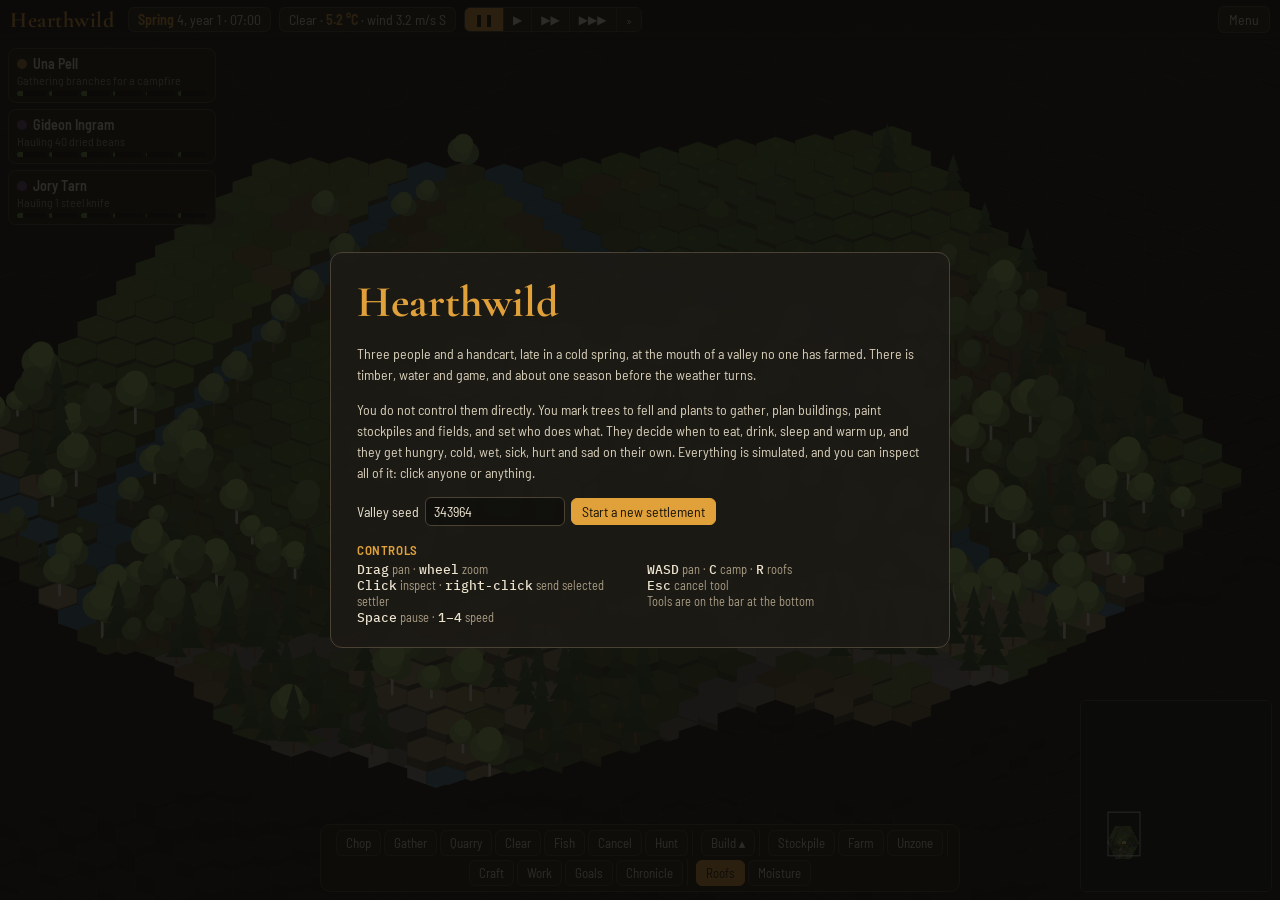
<file: hearthwild/index.html>
<!doctype html>
<html lang="en">
<head>
<meta charset="utf-8">
<meta name="viewport" content="width=device-width, initial-scale=1, viewport-fit=cover">
<meta name="description" content="Hearthwild: an isometric hex-grid wilderness survival simulation. Three settlers, a cold valley, and very deep systems.">
<meta name="theme-color" content="#14130f">
<link rel="icon" href="data:image/svg+xml,<svg xmlns='http://www.w3.org/2000/svg' viewBox='0 0 100 100'><text y='.9em' font-size='90'>🔥</text></svg>">
<title>Hearthwild</title>
<link rel="preconnect" href="https://fonts.googleapis.com">
<link rel="stylesheet" href="https://fonts.googleapis.com/css2?family=Barlow+Semi+Condensed:wght@400;500;600;700&family=IBM+Plex+Mono:wght@400;500&family=Cormorant+Garamond:wght@600;700&display=swap">
<link rel="stylesheet" href="css/style.css">
</head>
<body>
<div id="app">
  <canvas id="view"></canvas>
  <header id="top">
    <div class="brand">Hearthwild</div>
    <div id="clock" class="pill"></div>
    <div id="weather" class="pill"></div>
    <div id="speeds" class="seg">
      <button data-speed="0" title="Pause (Space)">❚❚</button>
      <button data-speed="1" title="Normal (1)">▶</button>
      <button data-speed="2" title="Fast (2)">▶▶</button>
      <button data-speed="3" title="Faster (3)">▶▶▶</button>
      <button data-speed="4" title="Fastest (4)">»</button>
    </div>
    <div class="spacer"></div>
    <button id="menuBtn" class="btn">Menu</button>
  </header>
  <aside id="colonists"></aside>
  <div id="alerts"></div>
  <aside id="inspector" hidden></aside>
  <nav id="toolbar"></nav>
  <div id="drawer" hidden></div>
  <canvas id="minimap" title="Minimap: click to jump"></canvas>
  <div id="hint"></div>
  <div id="toast"></div>
  <div id="overlay" hidden></div>
</div>
<script type="module" src="src/ui/main.js"></script>
</body>
</html>
</file>
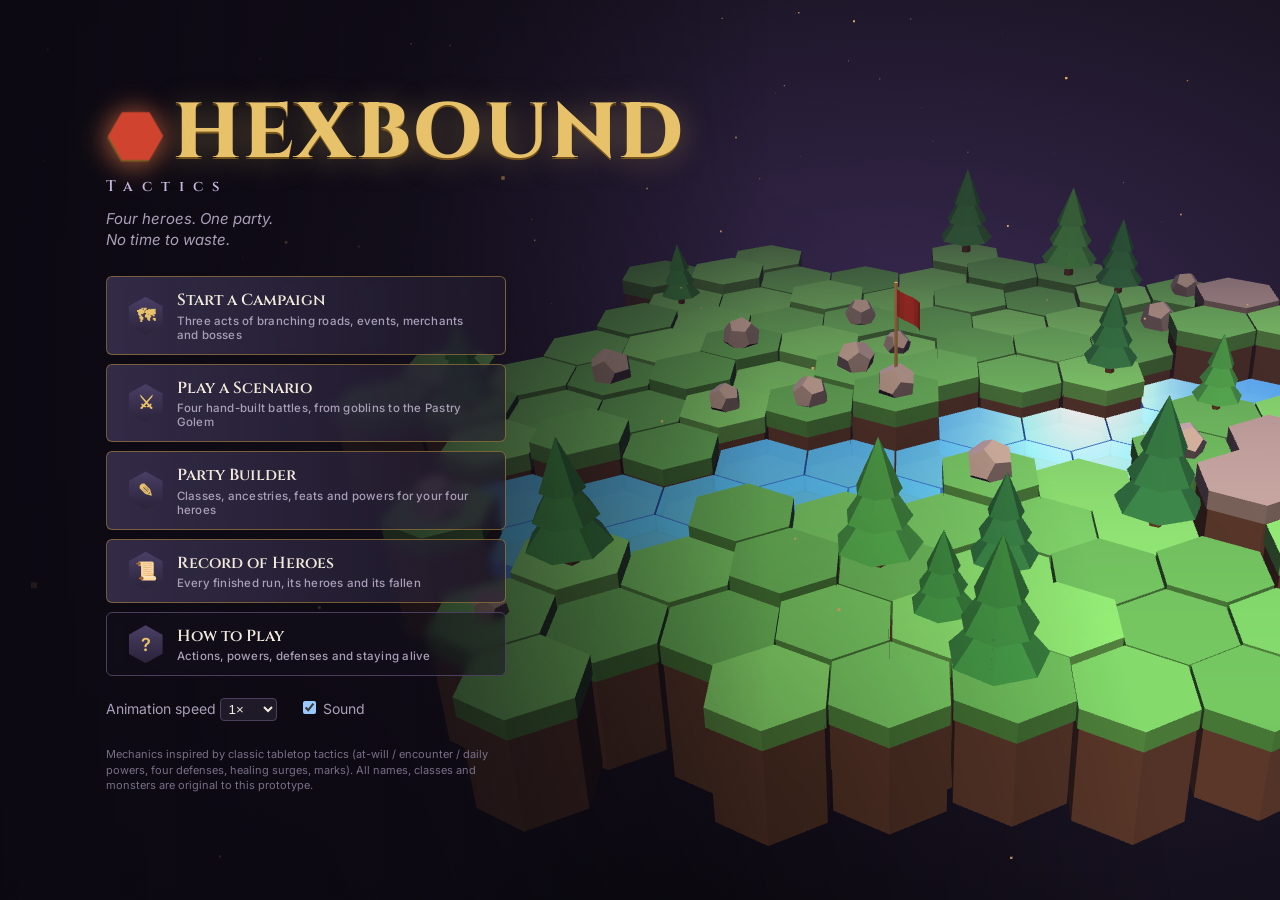
<file: hexbound/index.html>
<!doctype html>
<html lang="en">
<head>
<meta charset="utf-8">
<meta name="viewport" content="width=device-width, initial-scale=1">
<title>Hexbound Tactics</title>
<link rel="preconnect" href="https://fonts.googleapis.com">
<link href="https://fonts.googleapis.com/css2?family=Cinzel:wght@600;800&family=Inter:wght@400;600;700&display=swap" rel="stylesheet">
<link rel="stylesheet" href="css/style.css">
</head>
<body>
  <section id="menu" class="screen on"></section>
  <section id="builder" class="screen"></section>
  <section id="select" class="screen"></section>
  <section id="campaign" class="screen"></section>
  <section id="record" class="screen"></section>
  <section id="battle" class="screen">
    <div id="battle-view"></div>
    <div id="battle-hud"></div>
  </section>
  <noscript>This prototype needs JavaScript and WebGL.</noscript>
  <script src="vendor/three.min.js"></script>
  <script src="vendor/marked.umd.js"></script>
  <script src="js/hex.js"></script>
  <script src="js/keywords.js"></script>
  <script src="js/data/items.js"></script>
  <script src="js/data/gear.js"></script>
  <script src="js/engine.js"></script>
  <script src="js/data/classes.js"></script>
  <script src="js/data/monsters.js"></script>
  <script src="js/data/scenarios.js"></script>
  <script src="js/data/encounters.js"></script>
  <script src="js/data/events.js"></script>
  <script src="js/campaign.js"></script>
  <script src="js/ai.js"></script>
  <script src="js/audio.js"></script>
  <script src="js/render.js"></script>
  <script src="js/menu-bg.js"></script>
  <script src="js/ui.js"></script>
  <script src="js/builder.js"></script>
  <script src="js/campaign-ui.js"></script>
  <script src="js/game.js"></script>
  <script>G.Game.init();</script>
</body>
</html>
</file>
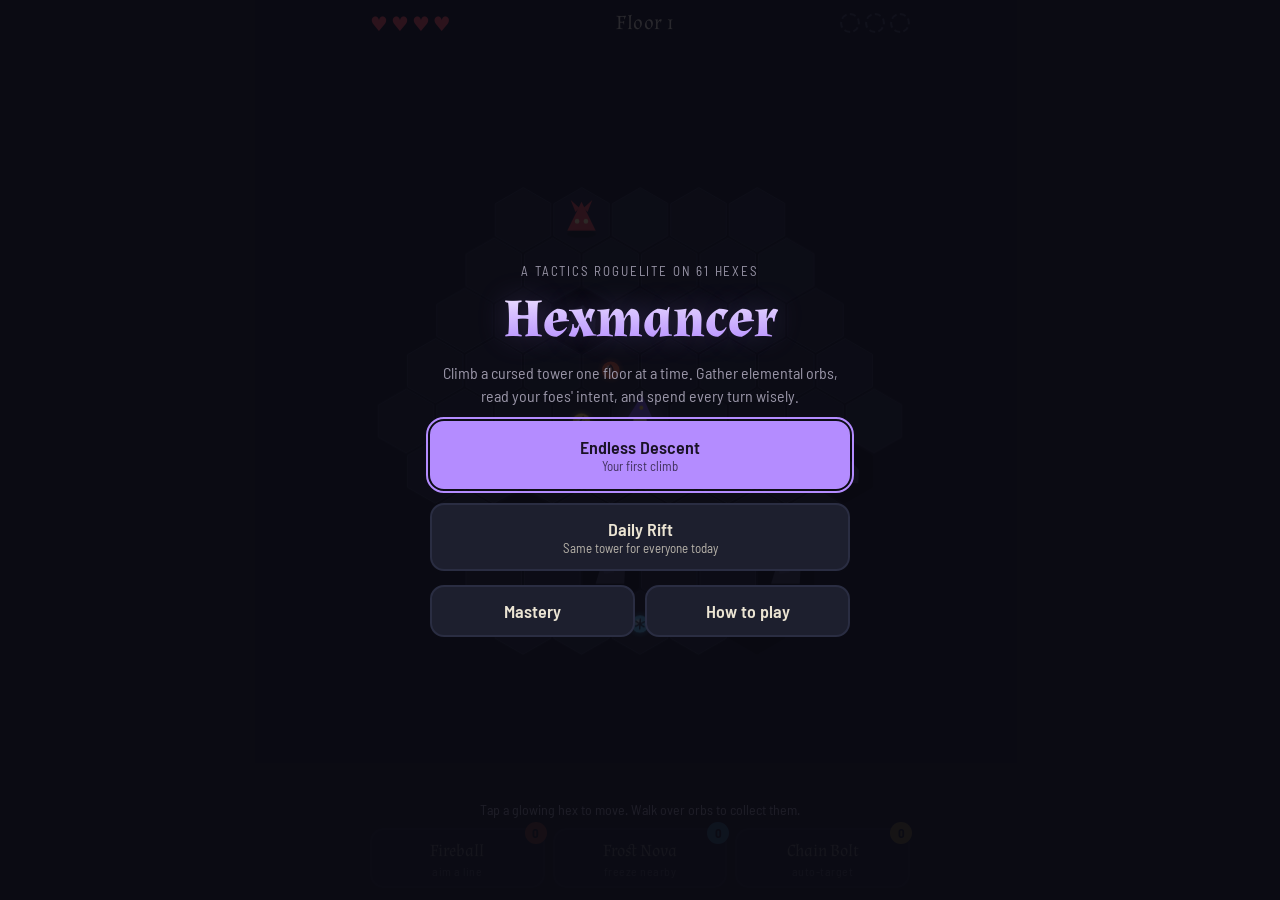
<file: hexmancer/index.html>
<!doctype html>
<html lang="en">
<head>
<meta charset="utf-8">
<meta name="viewport" content="width=device-width, initial-scale=1, maximum-scale=1, user-scalable=no, viewport-fit=cover">
<meta name="description" content="A turn-based wizard roguelite on a hex grid. Gather elemental orbs, dodge telegraphed attacks and level permanent spell masteries.">
<meta name="theme-color" content="#13141f">
<meta name="apple-mobile-web-app-capable" content="yes">
<link rel="icon" href="data:image/svg+xml,<svg xmlns='http://www.w3.org/2000/svg' viewBox='0 0 100 100'><text y='.9em' font-size='90'>🧙</text></svg>">
<title>Hexmancer</title>
<link rel="preconnect" href="https://fonts.googleapis.com">
<link rel="stylesheet" href="https://fonts.googleapis.com/css2?family=Almendra:wght@400;700&family=Barlow+Semi+Condensed:wght@400;600;700&display=swap">
<style>
[hidden]{display:none!important}
*{box-sizing:border-box}
:root{padding-top:env(safe-area-inset-top,0px);padding-bottom:env(safe-area-inset-bottom,0px);box-sizing:border-box;height:100%}
/* Layout: one-screen app. HUD strip on top, hex board fills the middle, spell bar pinned at the thumb. */
:root{
  --stone:#13141f; --slab:#1d1f2e; --slab-hi:#2a2d42; --ink:#ebe4d3; --dim:#9a96a8;
  --arcane:#b48cff; --fire:#ff6a3d; --frost:#5cc8ff; --storm:#ffd84a; --blood:#ff4d5e; --moss:#5fe08a;
  --display:"Almendra", "Palatino Linotype", Georgia, serif;
  --body:"Barlow Semi Condensed", "Arial Narrow", system-ui, sans-serif;
  color-scheme: dark;
}
html,body{height:100%;margin:0;background:var(--stone);color:var(--ink);font-family:var(--body);overflow:hidden;
  -webkit-user-select:none;user-select:none;-webkit-tap-highlight-color:transparent;touch-action:manipulation}
#app{height:100%;display:flex;flex-direction:column;max-width:560px;margin:0 auto;
  padding-left:max(10px, env(safe-area-inset-left, 0px));padding-right:max(10px, env(safe-area-inset-right, 0px));box-sizing:border-box}
#hud{display:flex;align-items:center;justify-content:space-between;gap:8px;padding-block:10px 4px;flex-wrap:wrap}
.hearts{display:flex;gap:3px;font-size:20px;line-height:1}
.heart{color:var(--blood)} .heart.empty{color:#3a3348}
.floor{font-family:var(--display);font-size:20px;letter-spacing:.02em}
.floor small{font-family:var(--body);color:var(--dim);font-size:13px;margin-left:6px;letter-spacing:.06em;text-transform:uppercase}
#slots{display:flex;gap:5px;align-items:center}
.slot{width:20px;height:20px;border-radius:50%;border:2px dashed #3d3f58;box-sizing:border-box}
.slot.fire{background:radial-gradient(circle at 35% 35%,#ffd2b8,var(--fire) 60%);border:none;box-shadow:0 0 8px var(--fire)}
.slot.frost{background:radial-gradient(circle at 35% 35%,#e2f6ff,var(--frost) 60%);border:none;box-shadow:0 0 8px var(--frost)}
.slot.storm{background:radial-gradient(circle at 35% 35%,#fff8d2,var(--storm) 60%);border:none;box-shadow:0 0 8px var(--storm)}
#stage{flex:1;position:relative;min-height:0}
canvas{position:absolute;inset:0;width:100%;height:100%;touch-action:none}
#hint{position:absolute;left:0;right:0;bottom:4px;text-align:center;color:var(--dim);font-size:14px;pointer-events:none;padding:0 8px}
#bar{display:grid;grid-template-columns:repeat(3,1fr);gap:8px;padding-block:6px max(12px, env(safe-area-inset-bottom, 0px))}
#bar.four{grid-template-columns:repeat(4,1fr)}
.spell{font:inherit;color:var(--ink);background:var(--slab);border:2px solid var(--slab-hi);border-radius:14px;padding:10px 4px 8px;
  display:flex;flex-direction:column;align-items:center;gap:2px;cursor:pointer;position:relative;transition:transform .08s, border-color .15s, background .15s}
.spell:active{transform:scale(.96)}
.spell .nm{font-family:var(--display);font-size:17px}
.spell .sub{font-size:12px;color:var(--dim);letter-spacing:.04em}
.spell .ct{position:absolute;top:-8px;right:-4px;min-width:22px;height:22px;border-radius:11px;font-weight:700;font-size:13px;
  display:grid;place-items:center;color:#14121c;background:var(--dim)}
.spell[data-el="fire"] .ct{background:var(--fire)} .spell[data-el="frost"] .ct{background:var(--frost)}
.spell[data-el="storm"] .ct{background:var(--storm)} .spell[data-el="blink"] .ct{background:var(--arcane)}
.spell[disabled]{opacity:.35}
.spell.armed{background:var(--slab-hi)}
.spell[data-el="fire"].armed{border-color:var(--fire)} .spell[data-el="frost"].armed{border-color:var(--frost)}
.spell[data-el="storm"].armed{border-color:var(--storm)} .spell[data-el="blink"].armed{border-color:var(--arcane)}
.spell:focus-visible,.btn:focus-visible,.card:focus-visible{outline:2px solid var(--arcane);outline-offset:2px}

.overlay{position:fixed;inset:0;background:rgba(10,10,18,.86);display:flex;align-items:center;justify-content:center;z-index:20;
  padding:max(16px, env(safe-area-inset-top, 0px)) max(16px, env(safe-area-inset-right, 0px)) max(16px, env(safe-area-inset-bottom, 0px)) max(16px, env(safe-area-inset-left, 0px));box-sizing:border-box;overflow-y:auto}
.panel{width:100%;max-width:420px;display:flex;flex-direction:column;gap:14px;align-items:stretch;margin:auto}
.panel h1{font-family:var(--display);font-weight:700;font-size:54px;margin:0;text-align:center;line-height:1;
  background:linear-gradient(180deg,#f3e9ff,var(--arcane));-webkit-background-clip:text;background-clip:text;color:transparent;text-shadow:0 0 30px rgba(180,140,255,.25)}
.panel h2{font-family:var(--display);font-size:30px;margin:0;text-align:center;text-wrap:balance}
.panel p{margin:0;color:var(--dim);text-align:center;line-height:1.45;font-size:16px}
.tag{font-size:13px;letter-spacing:.14em;text-transform:uppercase;color:var(--dim);text-align:center}
.btn{font:inherit;font-size:18px;font-weight:600;color:var(--ink);background:var(--slab);border:2px solid var(--slab-hi);border-radius:14px;padding:13px;cursor:pointer}
.btn.primary{background:var(--arcane);color:#1a1226;border-color:var(--arcane)}
.btn small{display:block;font-weight:400;font-size:13px;opacity:.75}
.row{display:flex;gap:10px} .row .btn{flex:1}
.cards{display:flex;flex-direction:column;gap:10px}
.card{font:inherit;text-align:left;color:var(--ink);background:var(--slab);border:2px solid var(--slab-hi);border-radius:14px;padding:12px 14px;cursor:pointer;display:flex;gap:12px;align-items:center}
.card:active{border-color:var(--arcane)}
.card .ic{width:38px;height:38px;flex:none;border-radius:10px;display:grid;place-items:center;font-family:var(--display);font-size:22px;font-weight:700;color:#14121c}
.card b{font-family:var(--display);font-size:19px;font-weight:700;display:block}
.card span{color:var(--dim);font-size:15px}
.mast{display:flex;flex-direction:column;gap:12px}
.mrow{background:var(--slab);border-radius:14px;padding:12px 14px;display:flex;flex-direction:column;gap:6px}
.mrow .top{display:flex;justify-content:space-between;align-items:baseline}
.mrow .top b{font-family:var(--display);font-size:20px}
.mrow .lv{font-variant-numeric:tabular-nums;font-weight:700}
.xpbar{height:8px;border-radius:4px;background:#2c2c40;overflow:hidden} .xpbar i{display:block;height:100%}
.perks{font-size:14px;color:var(--dim);line-height:1.5}
.perks .on{color:var(--ink)}
.stats{display:grid;grid-template-columns:1fr 1fr;gap:8px}
.stat{background:var(--slab);border-radius:12px;padding:10px;text-align:center}
.stat b{display:block;font-family:var(--display);font-size:26px;font-variant-numeric:tabular-nums}
.stat span{font-size:12px;letter-spacing:.1em;text-transform:uppercase;color:var(--dim)}
.howto{display:flex;flex-direction:column;gap:10px;font-size:16px;line-height:1.45}
.howto div{background:var(--slab);border-radius:12px;padding:10px 12px}
.howto b{color:var(--ink)} .howto{color:var(--dim)}
#toast{position:fixed;left:50%;top:calc(70px + env(safe-area-inset-top, 0px));transform:translateX(-50%);z-index:30;pointer-events:none;
  background:var(--slab-hi);border:2px solid var(--arcane);border-radius:12px;padding:8px 16px;font-family:var(--display);font-size:18px;
  opacity:0;transition:opacity .25s, transform .25s;white-space:nowrap}
#toast.show{opacity:1;transform:translateX(-50%) translateY(6px)}
@media (prefers-reduced-motion: reduce){ #toast{transition:none} .spell{transition:none} }
</style>
</head>
<body>

<div id="app">
  <div id="hud">
    <div class="hearts" id="hearts"></div>
    <div class="floor" id="floorLbl">Floor 1</div>
    <div id="slots"></div>
  </div>
  <div id="stage"><canvas id="cv"></canvas><div id="hint"></div></div>
  <div id="bar">
    <button class="spell" id="b-fire" data-el="fire"><span class="ct">0</span><span class="nm">Fireball</span><span class="sub">aim a line</span></button>
    <button class="spell" id="b-frost" data-el="frost"><span class="ct">0</span><span class="nm">Frost Nova</span><span class="sub">freeze nearby</span></button>
    <button class="spell" id="b-storm" data-el="storm"><span class="ct">0</span><span class="nm">Chain Bolt</span><span class="sub">auto-target</span></button>
    <button class="spell" id="b-blink" data-el="blink" hidden><span class="ct">1</span><span class="nm">Blink</span><span class="sub">teleport 3</span></button>
  </div>
</div>
<div class="overlay" id="ov"></div>
<div id="toast"></div>

<script>
(()=>{
'use strict';
// ---------- persistence ----------
const SAVE_KEY='hexmancer.v1';
function loadSave(){try{const s=JSON.parse(localStorage.getItem(SAVE_KEY));if(s&&s.xp)return s}catch(e){}return {xp:{fire:0,frost:0,storm:0},best:0,daily:{},runs:0}}
let SAVE=loadSave();
function persist(){try{localStorage.setItem(SAVE_KEY,JSON.stringify(SAVE))}catch(e){}}

// ---------- rng ----------
function mulberry(a){return function(){a|=0;a=a+0x6D2B79F5|0;let t=Math.imul(a^a>>>15,1|a);t=t+Math.imul(t^t>>>7,61|t)^t;return((t^t>>>14)>>>0)/4294967296}}
let rand=Math.random;
const ri=n=>Math.floor(rand()*n);
const pick=a=>a[ri(a.length)];
function shuffle(a){for(let i=a.length-1;i>0;i--){const j=ri(i+1);[a[i],a[j]]=[a[j],a[i]]}return a}
const todayStr=()=>{const d=new Date();return d.getFullYear()+'-'+String(d.getMonth()+1).padStart(2,'0')+'-'+String(d.getDate()).padStart(2,'0')};
function hashStr(s){let h=2166136261;for(const c of s){h^=c.charCodeAt(0);h=Math.imul(h,16777619)}return h>>>0}

// ---------- hex math ----------
const R=4;
const DIRS=[[1,0],[1,-1],[0,-1],[-1,0],[-1,1],[0,1]];
const K=(q,r)=>q+','+r;
const inB=(q,r)=>Math.abs(q)<=R&&Math.abs(r)<=R&&Math.abs(q+r)<=R;
const hd=(a,b)=>(Math.abs(a.q-b.q)+Math.abs(a.q+a.r-b.q-b.r)+Math.abs(a.r-b.r))/2;
const CELLS=[];for(let q=-R;q<=R;q++)for(let r=Math.max(-R,-q-R);r<=Math.min(R,-q+R);r++)CELLS.push({q,r});
const nbrs=(c)=>DIRS.map(([dq,dr])=>({q:c.q+dq,r:c.r+dr})).filter(n=>inB(n.q,n.r));

// ---------- mastery ----------
const ELS=['fire','frost','storm'];
const EL_NAME={fire:'Pyromancy',frost:'Cryomancy',storm:'Fulmancy'};
const EL_COL={fire:'#ff6a3d',frost:'#5cc8ff',storm:'#ffd84a'};
const TIERS=[5,10,20,35,50];
const PERKS={
  fire:['+1 Fireball range','+1 Fireball damage','+1 Fireball range','Splash damage with a single orb','+1 Fireball damage'],
  frost:['+1 freeze turn','+1 Nova damage','+1 Nova radius','+1 freeze turn','+1 Nova damage'],
  storm:['+1 chain jump','Chains jump 1 hex farther','+1 bolt damage','+1 chain jump','+1 chain jump']
};
const xpFor=L=>Math.round(30*Math.pow(L-1,1.8)); // total xp to reach level L
function levelOf(xp){let L=1;while(L<99&&xpFor(L+1)<=xp)L++;return L}
const tierOf=el=>TIERS.filter(t=>levelOf(SAVE.xp[el])>=t).length;

// ---------- enemies ----------
const TYPES={
  imp:{hp:1,dmg:1,slow:false,cost:1,name:'Imp'},
  slinger:{hp:1,dmg:1,slow:false,cost:2,name:'Slinger'},
  brute:{hp:3,dmg:2,slow:true,cost:3,name:'Brute'},
  golem:{hp:6,dmg:2,slow:true,cost:5,name:'Golem'}
};

// ---------- upgrades ----------
const UPG=[
  {id:'vit',ic:'♥',col:'#ff4d5e',name:'Vitality',desc:'+1 max health and heal 1.',ok:()=>G.maxHp<9,apply:()=>{G.maxHp++;G.hp=Math.min(G.maxHp,G.hp+1)}},
  {id:'mend',ic:'+',col:'#5fe08a',name:'Second Wind',desc:'Heal to full health.',ok:()=>G.hp<G.maxHp-1,apply:()=>{G.hp=G.maxHp}},
  {id:'satchel',ic:'◯',col:'#b48cff',name:'Orb Satchel',desc:'Hold one more orb.',ok:()=>G.maxOrbs<6,apply:()=>{G.maxOrbs++}},
  {id:'kindle',ic:'F',col:'#ff6a3d',name:'Kindling',desc:'Fireball deals +1 damage.',ok:()=>true,apply:()=>{G.up.fireDmg++}},
  {id:'sight',ic:'F',col:'#ff6a3d',name:'Far Sight',desc:'Fireball flies 2 hexes farther.',ok:()=>G.up.fireRange<4,apply:()=>{G.up.fireRange+=2}},
  {id:'glacier',ic:'C',col:'#5cc8ff',name:'Glacier Heart',desc:'Frost Nova reaches 1 hex farther.',ok:()=>G.up.frostRad<1,apply:()=>{G.up.frostRad++}},
  {id:'deep',ic:'C',col:'#5cc8ff',name:'Deep Cold',desc:'Frozen enemies stay frozen 2 turns longer.',ok:()=>true,apply:()=>{G.up.freeze+=2}},
  {id:'conduct',ic:'S',col:'#ffd84a',name:'Conductor',desc:'Chain Bolt jumps to 2 more enemies.',ok:()=>true,apply:()=>{G.up.chain+=2}},
  {id:'overch',ic:'S',col:'#ffd84a',name:'Overcharge',desc:'Chain Bolt deals +1 damage.',ok:()=>G.up.stormDmg<2,apply:()=>{G.up.stormDmg++}},
  {id:'abund',ic:'✶',col:'#b48cff',name:'Wellspring',desc:'Orbs appear faster and more of them can be on the floor.',ok:()=>G.up.orbRate<2,apply:()=>{G.up.orbRate++}},
  {id:'echo',ic:'↺',col:'#b48cff',name:'Echo Ring',desc:'30% chance a spell gives one orb back.',ok:()=>G.up.echo<0.9,apply:()=>{G.up.echo+=0.3}},
  {id:'blink',ic:'»',col:'#b48cff',name:'Blink Boots',desc:'Once per floor, teleport up to 3 hexes.',ok:()=>!G.up.blink,apply:()=>{G.up.blink=true}},
  {id:'siphon',ic:'♥',col:'#ff4d5e',name:'Soul Siphon',desc:'Every 6 kills heal 1 health.',ok:()=>!G.up.siphon,apply:()=>{G.up.siphon=true}}
];

// ---------- state ----------
let G=null;
let mode=null; // null | 'fire' | 'frost' | 'storm' | 'blink'
let busy=false;
const FX={parts:[],texts:[],bolts:[],rings:[],shake:0};

function newRun(daily){
  rand = daily ? mulberry(hashStr('hexmancer'+todayStr())) : Math.random;
  G={daily,floor:0,hp:4,maxHp:4,orbs:[],maxOrbs:3,enemies:[],rocks:new Set(),floorOrbs:[],player:{q:0,r:0,x:0,y:0},
     turn:0,kills:0,runXp:{fire:0,frost:0,storm:0},up:{fireDmg:0,fireRange:0,frostRad:0,freeze:0,chain:0,stormDmg:0,orbRate:0,echo:0,blink:false,siphon:false},
     blinkUsed:false,over:false,picks:[]};
  SAVE.runs=(SAVE.runs||0)+1;persist();
  nextFloor();
}

function freeCell(c){return inB(c.q,c.r)&&!G.rocks.has(K(c.q,c.r))&&!enemyAt(c)&&!(G.player.q===c.q&&G.player.r===c.r)}
function enemyAt(c){return G.enemies.find(e=>e.q===c.q&&e.r===c.r)}
function orbAt(c){return G.floorOrbs.find(o=>o.q===c.q&&o.r===c.r)}

function connected(){
  const start=K(0,0);const seen=new Set([start]);const st=[{q:0,r:0}];
  while(st.length){const c=st.pop();for(const n of nbrs(c)){const k=K(n.q,n.r);if(!seen.has(k)&&!G.rocks.has(k)){seen.add(k);st.push(n)}}}
  return seen.size===CELLS.length-G.rocks.size;
}

function nextFloor(){
  G.floor++;G.turn=0;G.blinkUsed=false;
  G.player.q=0;G.player.r=0;
  G.enemies=[];G.floorOrbs=[];
  do{G.rocks=new Set();const n=3+ri(4);let tries=0;
    while(G.rocks.size<n&&tries++<100){const c=pick(CELLS);if(hd(c,{q:0,r:0})>=2)G.rocks.add(K(c.q,c.r))}
  }while(!connected());
  let budget=1+G.floor+Math.floor(G.floor/3);
  const hpBonus=Math.floor((G.floor-1)/8);
  const spawn=(t)=>{const opts=CELLS.filter(c=>hd(c,G.player)>=3&&freeCell(c));if(!opts.length)return;const c=pick(opts);
    const T=TYPES[t];G.enemies.push({t,q:c.q,r:c.r,x:0,y:0,hp:T.hp+hpBonus,maxHp:T.hp+hpBonus,frozen:0,pending:null,tick:ri(2),id:Math.random()})};
  if(G.floor%5===0){spawn('golem');budget-=4}
  while(budget>0&&G.enemies.length<9){
    const pool=['imp'];if(G.floor>=2)pool.push('slinger');if(G.floor>=3)pool.push('brute');
    const aff=pool.filter(t=>TYPES[t].cost<=budget);const t=pick(aff);spawn(t);budget-=TYPES[t].cost;
  }
  for(let i=0;i<3;i++)spawnOrb();
  snapAll();
  updateHud();
  hint(G.floor===1?'Tap a glowing hex to move. Walk over orbs to collect them.':'Floor '+G.floor+'. '+G.enemies.length+' foes.');
}

function spawnOrb(){
  const cap=4+G.up.orbRate;if(G.floorOrbs.length>=cap)return;
  const opts=CELLS.filter(c=>freeCell(c)&&!orbAt(c));if(!opts.length)return;
  const c=pick(opts);
  // bias toward the element the player holds least of, so runs stay flexible
  const counts=ELS.map(el=>G.orbs.filter(o=>o===el).length+G.floorOrbs.filter(o=>o.el===el).length);
  const el=rand()<0.5?ELS[counts.indexOf(Math.min(...counts))]:pick(ELS);
  G.floorOrbs.push({q:c.q,r:c.r,el,born:performance.now()});
}

// ---------- layout ----------
const cv=document.getElementById('cv'),ctx=cv.getContext('2d');
let W=0,H=0,S=30,CX=0,CY=0,DPR=1;
function resize(){
  const r=cv.getBoundingClientRect();DPR=Math.min(window.devicePixelRatio||1,3);
  W=r.width;H=r.height;cv.width=Math.round(W*DPR);cv.height=Math.round(H*DPR);
  S=Math.min(W/(Math.sqrt(3)*(2*R+1)+0.4),(H-26)/(1.5*2*R+2.2));
  CX=W/2;CY=(H-20)/2;
  snapAll();
}
const hx=(q,r)=>CX+S*Math.sqrt(3)*(q+r/2);
const hy=(q,r)=>CY+S*1.5*r;
function pixHex(px,py){
  const x=(px-CX)/S,y=(py-CY)/S;const q=Math.sqrt(3)/3*x-y/3,r=2/3*y;
  let s=-q-r,rq=Math.round(q),rr=Math.round(r),rs=Math.round(s);
  const dq=Math.abs(rq-q),dr=Math.abs(rr-r),ds=Math.abs(rs-s);
  if(dq>dr&&dq>ds)rq=-rr-rs;else if(dr>ds)rr=-rq-rs;
  return {q:rq,r:rr};
}
function snapAll(){if(!G)return;const p=G.player;p.x=hx(p.q,p.r);p.y=hy(p.q,p.r);for(const e of G.enemies){e.x=hx(e.q,e.r);e.y=hy(e.q,e.r)}}

// ---------- spell math ----------
function count(el){return G.orbs.filter(o=>o===el).length}
function fireStats(n){const t=tierOf('fire');return{dmg:1+n+G.up.fireDmg+(t>=2)+(t>=5),range:Math.min(8,2+n+G.up.fireRange+(t>=1)+(t>=3)),splash:n>=(t>=4?1:2)}}
function frostStats(n){const t=tierOf('frost');return{dmg:1+(t>=2)+(t>=5),rad:1+(n>=3)+(t>=3)+G.up.frostRad,freeze:n+1+G.up.freeze+(t>=1)+(t>=4)}}
function stormStats(n){const t=tierOf('storm');return{dmg:1+(n>=3)+G.up.stormDmg+(t>=3),hits:n+1+G.up.chain+(t>=1)+(t>=4)+(t>=5),jump:2+(t>=2)}}

function firePath(dir,range){
  const [dq,dr]=DIRS[dir];const path=[];let c={q:G.player.q,r:G.player.r};
  for(let k=0;k<range;k++){c={q:c.q+dq,r:c.r+dr};if(!inB(c.q,c.r)||G.rocks.has(K(c.q,c.r)))break;path.push(c);if(enemyAt(c))break}
  return path;
}
function stormTargets(st){
  const hit=[];let from=G.player;
  for(let i=0;i<st.hits;i++){
    const lim=i===0?5:st.jump;
    const cands=G.enemies.filter(e=>!hit.includes(e)&&hd(from,e)<=lim).sort((a,b)=>hd(from,a)-hd(from,b));
    if(!cands.length)break;hit.push(cands[0]);from=cands[0];
  }
  return hit;
}

// ---------- effects ----------
function burst(x,y,col,n=14,sp=3){for(let i=0;i<n;i++){const a=Math.random()*Math.PI*2,v=(0.4+Math.random())*sp;FX.parts.push({x,y,vx:Math.cos(a)*v,vy:Math.sin(a)*v,life:1,col,sz:2+Math.random()*3})}}
function floatText(x,y,txt,col){FX.texts.push({x,y,txt,col,life:1})}
function bolt(pts,col,w=3){FX.bolts.push({pts,col,w,life:1})}
function jag(x1,y1,x2,y2){const pts=[[x1,y1]];const n=6;for(let i=1;i<n;i++){const t=i/n;pts.push([x1+(x2-x1)*t+(Math.random()-.5)*S*.5,y1+(y2-y1)*t+(Math.random()-.5)*S*.5])}pts.push([x2,y2]);return pts}

let toastT=0;
function toast(msg,col){const t=document.getElementById('toast');t.textContent=msg;t.style.borderColor=col||'var(--arcane)';t.classList.add('show');clearTimeout(toastT);toastT=setTimeout(()=>t.classList.remove('show'),1900)}
function hint(s){document.getElementById('hint').textContent=s}

function gainXp(el,amt){
  const before=levelOf(SAVE.xp[el]);SAVE.xp[el]+=amt;G.runXp[el]+=amt;const after=levelOf(SAVE.xp[el]);
  if(after>before){
    const perkIdx=TIERS.indexOf(after);
    toast(EL_NAME[el]+' level '+after+(perkIdx>=0?' · '+PERKS[el][perkIdx]:''),EL_COL[el]);
    burst(G.player.x,G.player.y,EL_COL[el],30,4);
  }
  persist();
}

function hurtEnemy(e,d,el){
  if(!G.enemies.includes(e))return;
  e.hp-=d;floatText(e.x,e.y-S*.5,'-'+d,el?EL_COL[el]:'#ebe4d3');burst(e.x,e.y,el?EL_COL[el]:'#cfc6b0',8,2);
  if(el)gainXp(el,d*10);
  if(e.hp<=0){
    G.enemies.splice(G.enemies.indexOf(e),1);G.kills++;burst(e.x,e.y,'#b48cff',20,3.5);
    if(el)gainXp(el,5);
    if(G.up.siphon&&G.kills%6===0&&G.hp<G.maxHp){G.hp++;floatText(G.player.x,G.player.y-S,'+1 ♥','#ff4d5e')}
  }
}
function hurtPlayer(d){
  G.hp-=d;FX.shake=10;floatText(G.player.x,G.player.y-S*.6,'-'+d,'#ff4d5e');burst(G.player.x,G.player.y,'#ff4d5e',16,3);
  if(navigator.vibrate)try{navigator.vibrate(60)}catch(e){}
}

function consume(el){
  const n=count(el);G.orbs=G.orbs.filter(o=>o!==el);
  if(G.up.echo>0&&rand()<G.up.echo){G.orbs.push(el);floatText(G.player.x,G.player.y-S,'echo','#b48cff')}
  return n;
}

// ---------- actions ----------
function act(fn){ // run a player action then the enemy phase
  if(busy||!G||G.over)return;
  setMode(null);
  fn();
  updateHud();
  busy=true;
  if(!G.enemies.length){setTimeout(floorCleared,550);return}
  setTimeout(()=>{enemyPhase();busy=false;updateHud();
    if(G.hp<=0){G.over=true;setTimeout(gameOver,600)}
    else if(!G.enemies.length)setTimeout(floorCleared,450);
  },230);
}

function movePlayer(c){
  G.player.q=c.q;G.player.r=c.r;
  const o=orbAt(c);
  if(o){G.floorOrbs.splice(G.floorOrbs.indexOf(o),1);G.orbs.push(o.el);if(G.orbs.length>G.maxOrbs)G.orbs.shift();
    burst(hx(c.q,c.r),hy(c.q,c.r),EL_COL[o.el],12,2)}
}

function castFire(dir){
  const n=consume('fire');const st=fireStats(n);const path=firePath(dir,st.range);
  const pts=[[G.player.x,G.player.y],...path.map(c=>[hx(c.q,c.r),hy(c.q,c.r)])];
  FX.bolts.push({pts,col:'#ff6a3d',w:6,life:1,fireball:true});
  const end=path[path.length-1];const target=end&&enemyAt(end);
  if(target){
    const splash=st.splash?G.enemies.filter(e=>e!==target&&hd(e,target)===1):[];
    hurtEnemy(target,st.dmg,'fire');splash.forEach(e=>hurtEnemy(e,1,'fire'));
    FX.rings.push({x:hx(end.q,end.r),y:hy(end.q,end.r),r0:S*.3,r1:S*(st.splash?1.8:.9),col:'#ff6a3d',life:1});
  }
}
function castFrost(){
  const n=consume('frost');const st=frostStats(n);
  FX.rings.push({x:G.player.x,y:G.player.y,r0:S*.4,r1:S*(st.rad*1.75+.4),col:'#5cc8ff',life:1});
  const tg=G.enemies.filter(e=>hd(e,G.player)<=st.rad);
  tg.forEach(e=>{e.frozen=st.freeze;e.pending=null});
  tg.forEach(e=>hurtEnemy(e,st.dmg,'frost'));
}
function castStorm(){
  const n=consume('storm');const st=stormStats(n);const tg=stormTargets(st);
  let fx=G.player.x,fy=G.player.y;
  for(const e of tg){bolt(jag(fx,fy,e.x,e.y),'#ffd84a',3);fx=e.x;fy=e.y}
  tg.forEach(e=>hurtEnemy(e,st.dmg,'storm'));
}

// ---------- enemy AI ----------
function distMap(){
  const m=new Map();const q=[{q:G.player.q,r:G.player.r,d:0}];m.set(K(G.player.q,G.player.r),0);
  while(q.length){const c=q.shift();for(const n of nbrs(c)){const k=K(n.q,n.r);if(!m.has(k)&&!G.rocks.has(k)){m.set(k,c.d+1);q.push({...n,d:c.d+1})}}}
  return m;
}
function lineFrom(e,dir){const [dq,dr]=DIRS[dir];const out=[];let c={q:e.q,r:e.r};
  for(let k=0;k<4;k++){c={q:c.q+dq,r:c.r+dr};if(!inB(c.q,c.r)||G.rocks.has(K(c.q,c.r)))break;out.push(c)}return out}
function alignedDir(e,at){for(let d=0;d<6;d++){const L=lineFrom(at||e,d);if(L.some(c=>c.q===G.player.q&&c.r===G.player.r))return d}return -1}

function enemyPhase(){
  // 1. telegraphed attacks land
  for(const e of G.enemies){
    if(e.pending&&!e.frozen){
      const hit=e.pending.hexes.some(c=>c.q===G.player.q&&c.r===G.player.r);
      if(e.t==='slinger'){const L=e.pending.hexes;const last=L[L.length-1];bolt([[e.x,e.y],[hx(last.q,last.r),hy(last.q,last.r)]],'#5fe08a',2)}
      else burst(e.x,e.y,'#ff4d5e',6,2);
      if(hit)hurtPlayer(e.pending.dmg);
      e.pending=null;e.justAttacked=true;
    }
  }
  if(G.hp<=0)return;
  // 2. everyone else moves or winds up
  const dm=distMap();
  const order=[...G.enemies].sort((a,b)=>(dm.get(K(a.q,a.r))??99)-(dm.get(K(b.q,b.r))??99));
  for(const e of order){
    if(e.justAttacked){e.justAttacked=false;continue}
    if(e.frozen>0){e.frozen--;continue}
    const T=TYPES[e.t];const d=hd(e,G.player);
    if(e.t==='slinger'){
      const dir=alignedDir(e);
      if(dir>=0&&d>=2){e.pending={hexes:lineFrom(e,dir),dmg:T.dmg};continue}
      const score=c=>(alignedDir(e,c)>=0&&hd(c,G.player)>=2?0:10)+Math.abs(hd(c,G.player)-3);
      let best=null,bs=score(e);
      for(const n of nbrs(e)){if(!freeCell(n))continue;const s=score(n);if(s<bs){bs=s;best=n}}
      if(best){e.q=best.q;e.r=best.r}
      continue;
    }
    if(d===1){
      e.pending={hexes:e.t==='golem'?nbrs(e):[{q:G.player.q,r:G.player.r}],dmg:T.dmg};continue;
    }
    if(T.slow){e.tick^=1;if(e.tick)continue}
    const cur=dm.get(K(e.q,e.r))??99;let best=null,bd=cur;
    for(const n of shuffle(nbrs(e))){if(!freeCell(n))continue;const nd=dm.get(K(n.q,n.r))??99;if(nd<bd){bd=nd;best=n}}
    if(best){e.q=best.q;e.r=best.r}
  }
  G.turn++;
  if(G.turn%(3-G.up.orbRate)===0)spawnOrb();
}

// ---------- flow ----------
function floorCleared(){
  if(G.over)return;
  busy=true;
  if(G.hp<G.maxHp)G.hp++;
  G.best=Math.max(SAVE.best,G.floor);
  if(G.floor>SAVE.best){SAVE.best=G.floor}
  if(G.daily){const k=todayStr();SAVE.daily[k]=Math.max(SAVE.daily[k]||0,G.floor)}
  persist();updateHud();
  const opts=shuffle(UPG.filter(u=>u.ok())).slice(0,3);
  showOverlay(`<div class="panel"><div class="tag">Floor ${G.floor} cleared · +1 health</div><h2>Choose a boon</h2>
    <div class="cards">${opts.map(u=>`<button class="card" data-u="${u.id}"><span class="ic" style="background:${u.col}">${u.ic}</span><div><b>${u.name}</b><span>${u.desc}</span></div></button>`).join('')}</div></div>`);
  ov.querySelectorAll('[data-u]').forEach(b=>b.onclick=()=>{const u=UPG.find(x=>x.id===b.dataset.u);u.apply();G.picks.push(u.name);hideOverlay();busy=false;nextFloor()});
}

function gameOver(){
  const reached=G.floor;
  if(G.daily){const k=todayStr();SAVE.daily[k]=Math.max(SAVE.daily[k]||0,reached-1)}
  persist();
  const xpRows=ELS.filter(el=>G.runXp[el]>0).map(el=>`<div class="mrow"><div class="top"><b style="color:${EL_COL[el]}">${EL_NAME[el]}</b><span class="lv">+${G.runXp[el]} xp · lv ${levelOf(SAVE.xp[el])}</span></div>${xpBar(el)}</div>`).join('');
  showOverlay(`<div class="panel"><div class="tag">${G.daily?'Daily Rift · '+todayStr():'Endless Descent'}</div><h2>The tower claims you</h2>
    <div class="stats"><div class="stat"><b>${reached}</b><span>Floor reached</span></div><div class="stat"><b>${G.kills}</b><span>Foes slain</span></div>
    <div class="stat"><b>${SAVE.best}</b><span>Best floor cleared</span></div><div class="stat"><b>${G.picks.length}</b><span>Boons taken</span></div></div>
    ${xpRows?'<div class="tag">Mastery earned</div><div class="mast">'+xpRows+'</div>':''}
    <div class="row"><button class="btn primary" id="again">Descend again</button><button class="btn" id="menu">Menu</button></div></div>`);
  document.getElementById('again').onclick=()=>{hideOverlay();newRun(G.daily)};
  document.getElementById('menu').onclick=title;
}

// ---------- overlays ----------
const ov=document.getElementById('ov');
function showOverlay(html){ov.innerHTML=html;ov.hidden=false;const f=ov.querySelector('button');if(f)f.focus({preventScroll:true})}
function hideOverlay(){ov.hidden=true;ov.innerHTML=''}
function xpBar(el){const xp=SAVE.xp[el],L=levelOf(xp);const a=xpFor(L),b=xpFor(L+1);const pct=L>=99?100:Math.round(100*(xp-a)/(b-a));
  return `<div class="xpbar"><i style="width:${pct}%;background:${EL_COL[el]}"></i></div>`}

function title(){
  const dk=todayStr();const db=SAVE.daily[dk];
  showOverlay(`<div class="panel"><div class="tag">A tactics roguelite on 61 hexes</div><h1>Hexmancer</h1>
    <p>Climb a cursed tower one floor at a time. Gather elemental orbs, read your foes' intent, and spend every turn wisely.</p>
    <button class="btn primary" id="go">Endless Descent<small>${SAVE.best?'Best: floor '+SAVE.best+' cleared':'Your first climb'}</small></button>
    <button class="btn" id="daily">Daily Rift<small>Same tower for everyone today${db!=null?' · your best: '+db:''}</small></button>
    <div class="row"><button class="btn" id="mast">Mastery</button><button class="btn" id="how">How to play</button></div></div>`);
  document.getElementById('go').onclick=()=>{hideOverlay();newRun(false)};
  document.getElementById('daily').onclick=()=>{hideOverlay();newRun(true)};
  document.getElementById('mast').onclick=mastery;
  document.getElementById('how').onclick=howto;
}
function mastery(){
  const rows=ELS.map(el=>{const L=levelOf(SAVE.xp[el]);const nx=L>=99?'max':(xpFor(L+1)-SAVE.xp[el])+' xp to '+(L+1);
    return `<div class="mrow"><div class="top"><b style="color:${EL_COL[el]}">${EL_NAME[el]}</b><span class="lv">Level ${L}</span></div>${xpBar(el)}
    <div class="perks">${PERKS[el].map((p,i)=>`<div class="${L>=TIERS[i]?'on':''}">${L>=TIERS[i]?'✓':'·'} Lv ${TIERS[i]}: ${p}</div>`).join('')}<div>${nx}</div></div></div>`}).join('');
  showOverlay(`<div class="panel"><h2>Mastery</h2><p>Every point of spell damage trains its school. Levels carry between runs, up to 99.</p><div class="mast">${rows}</div>
    <button class="btn" id="back">Back</button></div>`);
  document.getElementById('back').onclick=title;
}
function howto(){
  showOverlay(`<div class="panel"><h2>How to play</h2><div class="howto">
  <div><b>Move</b> by tapping a neighbouring hex. Tap yourself to wait. Your only weapons are spells, so you need orbs to fight.</div>
  <div><b>Orbs</b> appear on the floor. Step on one to pick it up. When your satchel is full the oldest orb falls out.</div>
  <div><b>Spells</b> spend <b>every</b> orb of that element at once. More orbs make a bigger spell. Fireball flies down a line, Frost Nova freezes everything around you, Chain Bolt jumps between foes.</div>
  <div><b>Red hexes</b> show where an attack lands next turn. Step out of them. Casting keeps you in place, so pick your moment.</div>
  <div><b>Foes:</b> Imps chase you. Slingers shoot down straight lines. Brutes are slow and hit for 2. A Golem guards every fifth floor and slams all around it.</div>
  <div><b>Clear a floor</b> to heal 1 and choose a boon. Spell damage trains Mastery, which unlocks permanent perks.</div>
  </div><button class="btn primary" id="back">Got it</button></div>`);
  document.getElementById('back').onclick=()=>{if(G&&!G.over&&ovFromGame){ovFromGame=false;hideOverlay()}else title()};
}
let ovFromGame=false;

// ---------- HUD ----------
const btn={fire:document.getElementById('b-fire'),frost:document.getElementById('b-frost'),storm:document.getElementById('b-storm'),blink:document.getElementById('b-blink')};
function updateHud(){
  if(!G)return;
  document.getElementById('hearts').innerHTML=Array.from({length:G.maxHp},(_,i)=>`<span class="heart${i<G.hp?'':' empty'}">♥</span>`).join('');
  document.getElementById('floorLbl').innerHTML='Floor '+G.floor+(G.daily?'<small>daily</small>':'');
  document.getElementById('slots').innerHTML=Array.from({length:G.maxOrbs},(_,i)=>`<span class="slot ${G.orbs[i]||''}"></span>`).join('');
  for(const el of ELS){const n=count(el);btn[el].querySelector('.ct').textContent=n;btn[el].disabled=n===0}
  btn.blink.hidden=!G.up.blink;document.getElementById('bar').classList.toggle('four',G.up.blink);
  btn.blink.querySelector('.ct').textContent=G.blinkUsed?0:1;btn.blink.disabled=G.blinkUsed;
  for(const k in btn)btn[k].classList.toggle('armed',mode===k);
}
function setMode(m){
  mode=m;updateHud();
  if(!G)return;
  if(m==='fire'){const st=fireStats(count('fire'));hint('Tap a lit hex to throw the Fireball that way. '+st.dmg+' damage'+(st.splash?', with splash':'')+'.')}
  else if(m==='frost'){const st=frostStats(count('frost'));hint('Tap Frost Nova again, or tap yourself, to freeze foes for '+st.freeze+' turns.')}
  else if(m==='storm'){const st=stormStats(count('storm'));hint('Tap Chain Bolt again, or tap yourself, to hit up to '+st.hits+' foes for '+st.dmg+'.')}
  else if(m==='blink')hint('Tap a lit hex up to 3 away to teleport.');
  else hint('');
}
for(const el of [...ELS,'blink'])btn[el].addEventListener('click',()=>{
  if(busy||!G||G.over)return;
  if(mode===el){
    if(el==='frost')act(castFrost);else if(el==='storm')act(castStorm);else setMode(null);
    return;
  }
  setMode(el);
});

// targets currently valid for highlighting / tapping
function targets(){
  const p=G.player;const out=new Map();
  if(mode==='fire'){const st=fireStats(count('fire'));for(let d=0;d<6;d++)for(const c of firePath(d,st.range))out.set(K(c.q,c.r),d)}
  else if(mode==='frost'){const st=frostStats(count('frost'));for(const c of CELLS)if(hd(c,p)<=st.rad&&hd(c,p)>0)out.set(K(c.q,c.r),1)}
  else if(mode==='storm'){for(const e of stormTargets(stormStats(count('storm'))))out.set(K(e.q,e.r),1)}
  else if(mode==='blink'){for(const c of CELLS)if(hd(c,p)>=1&&hd(c,p)<=3&&freeCell(c))out.set(K(c.q,c.r),1)}
  else{for(const n of nbrs(p))if(!G.rocks.has(K(n.q,n.r))){if(!enemyAt(n))out.set(K(n.q,n.r),'move')}}
  return out;
}

cv.addEventListener('pointerdown',ev=>{
  if(busy||!G||G.over||!ov.hidden)return;
  const r=cv.getBoundingClientRect();const c=pixHex(ev.clientX-r.left,ev.clientY-r.top);
  if(!inB(c.q,c.r)){if(mode)setMode(null);return}
  const self=c.q===G.player.q&&c.r===G.player.r;
  const T=targets();const v=T.get(K(c.q,c.r));
  if(mode==='fire'){if(v!==undefined)act(()=>castFire(v));else setMode(null);return}
  if(mode==='frost'){if(self||v)act(castFrost);else setMode(null);return}
  if(mode==='storm'){if(self||v)act(castStorm);else setMode(null);return}
  if(mode==='blink'){if(v){act(()=>{G.blinkUsed=true;burst(G.player.x,G.player.y,'#b48cff',16,3);movePlayer(c);G.player.x=hx(c.q,c.r);G.player.y=hy(c.q,c.r);burst(G.player.x,G.player.y,'#b48cff',16,3)})}else setMode(null);return}
  if(self){act(()=>floatText(G.player.x,G.player.y-S*.6,'wait','#9a96a8'));return}
  if(v==='move')act(()=>movePlayer(c));
});

// ---------- render ----------
function hexPath(x,y,s){ctx.beginPath();for(let i=0;i<6;i++){const a=Math.PI/180*(60*i-30);const px=x+s*Math.cos(a),py=y+s*Math.sin(a);i?ctx.lineTo(px,py):ctx.moveTo(px,py)}ctx.closePath()}
function drawOrbGlyph(x,y,s,el,t){
  const g=ctx.createRadialGradient(x,y,0,x,y,s*1.6);g.addColorStop(0,EL_COL[el]+'aa');g.addColorStop(1,EL_COL[el]+'00');
  ctx.fillStyle=g;ctx.beginPath();ctx.arc(x,y,s*1.6,0,7);ctx.fill();
  const g2=ctx.createRadialGradient(x-s*.3,y-s*.3,0,x,y,s);g2.addColorStop(0,'#fff');g2.addColorStop(.5,EL_COL[el]);g2.addColorStop(1,EL_COL[el]);
  ctx.fillStyle=g2;ctx.beginPath();ctx.arc(x,y,s,0,7);ctx.fill();
  ctx.strokeStyle='rgba(20,18,28,.75)';ctx.lineWidth=Math.max(1.5,s*.16);ctx.lineCap='round';ctx.beginPath();
  if(el==='fire'){ctx.moveTo(x,y-s*.55);ctx.quadraticCurveTo(x+s*.5,y,x,y+s*.5);ctx.quadraticCurveTo(x-s*.5,y,x,y-s*.55)}
  else if(el==='frost'){for(let i=0;i<3;i++){const a=i*Math.PI/3+t*.0005;ctx.moveTo(x+Math.cos(a)*s*.55,y+Math.sin(a)*s*.55);ctx.lineTo(x-Math.cos(a)*s*.55,y-Math.sin(a)*s*.55)}}
  else{ctx.moveTo(x+s*.2,y-s*.6);ctx.lineTo(x-s*.25,y+s*.05);ctx.lineTo(x+s*.25,y-s*.05);ctx.lineTo(x-s*.2,y+s*.6)}
  ctx.stroke();
}
function drawEnemy(e,t){
  const x=e.x,y=e.y,s=S;
  ctx.save();ctx.translate(x,y);
  const bob=Math.sin(t*.004+e.id*10)*s*.04;ctx.translate(0,bob);
  ctx.fillStyle='rgba(0,0,0,.35)';ctx.beginPath();ctx.ellipse(0,s*.42-bob,s*.42,s*.12,0,0,7);ctx.fill();
  let eyeY=-s*.05,eyeX=s*.13;
  if(e.t==='imp'){ctx.fillStyle='#e8484f';ctx.beginPath();ctx.moveTo(0,-s*.5);ctx.lineTo(s*.42,s*.36);ctx.lineTo(-s*.42,s*.36);ctx.closePath();ctx.fill();
    ctx.beginPath();ctx.moveTo(-s*.18,-s*.2);ctx.lineTo(-s*.32,-s*.55);ctx.lineTo(-s*.06,-s*.32);ctx.moveTo(s*.18,-s*.2);ctx.lineTo(s*.32,-s*.55);ctx.lineTo(s*.06,-s*.32);ctx.fill();eyeY=s*.08}
  else if(e.t==='slinger'){ctx.fillStyle='#3fb46a';ctx.beginPath();ctx.moveTo(0,-s*.5);ctx.lineTo(s*.36,0);ctx.lineTo(0,s*.42);ctx.lineTo(-s*.36,0);ctx.closePath();ctx.fill();
    ctx.strokeStyle='#cdeed7';ctx.lineWidth=2;ctx.beginPath();ctx.arc(s*.32,0,s*.32,-1.2,1.2);ctx.stroke()}
  else if(e.t==='brute'){ctx.fillStyle='#8c83a6';const w=s*.5;ctx.beginPath();ctx.roundRect?ctx.roundRect(-w,-w*.9,w*2,w*1.75,s*.14):ctx.rect(-w,-w*.9,w*2,w*1.75);ctx.fill();
    ctx.fillStyle='#6d6589';ctx.fillRect(-w,-w*.9,w*2,s*.14);eyeX=s*.18}
  else{ctx.fillStyle='#e0832f';hexPath(0,0,s*.68);ctx.fill();ctx.strokeStyle='#7a3e10';ctx.lineWidth=3;ctx.stroke();
    ctx.strokeStyle='#ffc47a';ctx.lineWidth=2;ctx.beginPath();ctx.moveTo(-s*.3,s*.25);ctx.lineTo(-s*.05,s*.05);ctx.lineTo(s*.2,s*.3);ctx.stroke();eyeX=s*.2;eyeY=-s*.15}
  ctx.fillStyle=e.pending?'#ff4d5e':'#ffe9a8';ctx.beginPath();ctx.arc(-eyeX,eyeY,s*.07,0,7);ctx.arc(eyeX,eyeY,s*.07,0,7);ctx.fill();
  if(e.frozen>0){ctx.fillStyle='rgba(92,200,255,.35)';ctx.strokeStyle='#bfeaff';ctx.lineWidth=2;hexPath(0,0,s*.62);ctx.fill();ctx.stroke();
    ctx.fillStyle='#e6f7ff';ctx.font=`700 ${Math.round(s*.36)}px ${getComputedStyle(document.body).fontFamily}`;ctx.textAlign='center';ctx.textBaseline='middle';ctx.fillText(e.frozen,s*.42,-s*.45)}
  if(e.maxHp>1){for(let i=0;i<e.maxHp;i++){ctx.fillStyle=i<e.hp?'#ff4d5e':'#3a3348';const px=(i-(e.maxHp-1)/2)*s*.17;ctx.beginPath();ctx.arc(px,s*.55,s*.06,0,7);ctx.fill()}}
  if(e.pending){ctx.fillStyle='#ff4d5e';ctx.font=`700 ${Math.round(s*.5)}px ${getComputedStyle(document.body).fontFamily}`;ctx.textAlign='center';ctx.textBaseline='middle';ctx.fillText('!',0,-s*.75)}
  ctx.restore();
}
function drawPlayer(t){
  const p=G.player,s=S;ctx.save();ctx.translate(p.x,p.y);
  const g=ctx.createRadialGradient(0,0,0,0,0,s*.9);g.addColorStop(0,'rgba(180,140,255,.35)');g.addColorStop(1,'rgba(180,140,255,0)');ctx.fillStyle=g;ctx.beginPath();ctx.arc(0,0,s*.9,0,7);ctx.fill();
  ctx.fillStyle='rgba(0,0,0,.35)';ctx.beginPath();ctx.ellipse(0,s*.42,s*.36,s*.1,0,0,7);ctx.fill();
  ctx.fillStyle='#6b45c9';ctx.beginPath();ctx.moveTo(-s*.36,s*.4);ctx.quadraticCurveTo(0,-s*.1,s*.36,s*.4);ctx.closePath();ctx.fill();
  ctx.fillStyle='#f1d9b5';ctx.beginPath();ctx.arc(0,-s*.02,s*.2,0,7);ctx.fill();
  ctx.fillStyle='#8a5cff';ctx.beginPath();ctx.moveTo(-s*.36,-s*.1);ctx.lineTo(s*.36,-s*.1);ctx.lineTo(s*.06,-s*.78);ctx.closePath();ctx.fill();
  ctx.fillStyle='#ffd84a';const tw=1+Math.sin(t*.006)*.25;ctx.beginPath();ctx.arc(s*.04,-s*.4,s*.05*tw,0,7);ctx.fill();
  // held orbs circle the wizard
  G.orbs.forEach((el,i)=>{const a=t*.0016+i*Math.PI*2/G.orbs.length;drawOrbGlyph(Math.cos(a)*s*.62,Math.sin(a)*s*.62*0.6+s*.05,s*.11,el,t)});
  ctx.restore();
}

let last=performance.now();
function frame(t){
  const dt=Math.min(50,t-last);last=t;
  ctx.setTransform(DPR,0,0,DPR,0,0);ctx.clearRect(0,0,W,H);
  if(G){
    let sx=0,sy=0;if(FX.shake>0){sx=(Math.random()-.5)*FX.shake;sy=(Math.random()-.5)*FX.shake;FX.shake*=.85;if(FX.shake<.3)FX.shake=0}
    ctx.translate(sx,sy);
    const p=G.player;const k=1-Math.pow(.0001,dt/1000*4);
    p.x+= (hx(p.q,p.r)-p.x)*k; p.y+=(hy(p.q,p.r)-p.y)*k;
    for(const e of G.enemies){e.x+=(hx(e.q,e.r)-e.x)*k;e.y+=(hy(e.q,e.r)-e.y)*k}
    const T=(!busy&&!G.over&&ov.hidden)?targets():new Map();
    const danger=new Set();for(const e of G.enemies)if(e.pending&&!e.frozen)for(const c of e.pending.hexes)danger.add(K(c.q,c.r));
    const pulse=.5+.5*Math.sin(t*.008);
    for(const c of CELLS){
      const x=hx(c.q,c.r),y=hy(c.q,c.r),key=K(c.q,c.r);
      if(G.rocks.has(key)){hexPath(x,y,S*.96);ctx.fillStyle='#0b0b12';ctx.fill();
        ctx.fillStyle='#3a3a52';ctx.beginPath();ctx.moveTo(x-S*.45,y+S*.35);ctx.lineTo(x-S*.25,y-S*.3);ctx.lineTo(x+S*.05,y-S*.45);ctx.lineTo(x+S*.42,y-S*.05);ctx.lineTo(x+S*.4,y+S*.35);ctx.closePath();ctx.fill();
        ctx.fillStyle='#4b4b68';ctx.beginPath();ctx.moveTo(x-S*.25,y-S*.3);ctx.lineTo(x+S*.05,y-S*.45);ctx.lineTo(x+S*.1,y);ctx.lineTo(x-S*.2,y+S*.05);ctx.closePath();ctx.fill();continue}
      hexPath(x,y,S*.95);
      const shade=((c.q*7+c.r*13)%3+3)%3;ctx.fillStyle=['#1f2131','#222436','#1c1e2d'][shade];ctx.fill();
      ctx.strokeStyle='#2c2f45';ctx.lineWidth=1;ctx.stroke();
      const v=T.get(key);
      if(v!==undefined){
        let col='rgba(180,140,255,.22)',st='rgba(180,140,255,.7)';
        if(mode==='fire'){col='rgba(255,106,61,.22)';st='rgba(255,106,61,.8)'}
        else if(mode==='frost'){col='rgba(92,200,255,.18)';st='rgba(92,200,255,.7)'}
        else if(mode==='storm'){col='rgba(255,216,74,.25)';st='rgba(255,216,74,.85)'}
        hexPath(x,y,S*.88);ctx.fillStyle=col;ctx.fill();ctx.strokeStyle=st;ctx.lineWidth=1.5;ctx.stroke();
      }
      if(danger.has(key)){hexPath(x,y,S*.9);ctx.fillStyle=`rgba(255,77,94,${.18+.22*pulse})`;ctx.fill();ctx.strokeStyle='rgba(255,77,94,.9)';ctx.lineWidth=2;ctx.stroke()}
    }
    for(const o of G.floorOrbs){const age=Math.max(0.05,Math.min(1,(t-o.born)/400));const x=hx(o.q,o.r),y=hy(o.q,o.r)+Math.sin(t*.003+o.q)*S*.05;drawOrbGlyph(x,y,S*.26*age,o.el,t)}
    const ents=[...G.enemies].sort((a,b)=>a.y-b.y);
    let drewP=false;for(const e of ents){if(!drewP&&e.y>p.y){drawPlayer(t);drewP=true}drawEnemy(e,t)}if(!drewP)drawPlayer(t);
    // fx
    for(const r of FX.rings){r.life-=dt/450;const tt=1-r.life;ctx.strokeStyle=r.col;ctx.globalAlpha=Math.max(0,r.life);ctx.lineWidth=4;ctx.beginPath();ctx.arc(r.x,r.y,r.r0+(r.r1-r.r0)*tt,0,7);ctx.stroke();ctx.globalAlpha=1}
    for(const b of FX.bolts){b.life-=dt/(b.fireball?380:300);ctx.globalAlpha=Math.max(0,b.life);
      if(b.fireball){const tt=Math.min(1,(1-b.life)*2.2);const n=b.pts.length-1;if(n>0){const f=tt*n,i=Math.min(n-1,Math.floor(f)),u=f-i;const x=b.pts[i][0]+(b.pts[i+1][0]-b.pts[i][0])*u,y=b.pts[i][1]+(b.pts[i+1][1]-b.pts[i][1])*u;
        const g=ctx.createRadialGradient(x,y,0,x,y,S*.45);g.addColorStop(0,'#fff3c0');g.addColorStop(.4,'#ff6a3d');g.addColorStop(1,'rgba(255,106,61,0)');ctx.fillStyle=g;ctx.beginPath();ctx.arc(x,y,S*.45,0,7);ctx.fill();
        if(Math.random()<.7)FX.parts.push({x,y,vx:(Math.random()-.5),vy:(Math.random()-.5),life:.6,col:'#ff9b3d',sz:3})}}
      else{ctx.strokeStyle=b.col;ctx.lineWidth=b.w;ctx.lineJoin='round';ctx.shadowColor=b.col;ctx.shadowBlur=10;ctx.beginPath();b.pts.forEach(([x,y],i)=>i?ctx.lineTo(x,y):ctx.moveTo(x,y));ctx.stroke();ctx.shadowBlur=0}
      ctx.globalAlpha=1}
    for(const q of FX.parts){q.life-=dt/600;q.x+=q.vx*dt/16;q.y+=q.vy*dt/16;q.vx*=.94;q.vy*=.94;ctx.globalAlpha=Math.max(0,q.life);ctx.fillStyle=q.col;ctx.fillRect(q.x-q.sz/2,q.y-q.sz/2,q.sz,q.sz)}
    ctx.globalAlpha=1;
    ctx.textAlign='center';ctx.textBaseline='middle';
    for(const f of FX.texts){f.life-=dt/900;f.y-=dt*.03;ctx.globalAlpha=Math.max(0,f.life);ctx.font=`700 ${Math.round(S*.5)}px "Barlow Semi Condensed", sans-serif`;ctx.lineWidth=3;ctx.strokeStyle='#13141f';ctx.strokeText(f.txt,f.x,f.y);ctx.fillStyle=f.col;ctx.fillText(f.txt,f.x,f.y)}
    ctx.globalAlpha=1;
    FX.parts=FX.parts.filter(q=>q.life>0);FX.texts=FX.texts.filter(f=>f.life>0);FX.bolts=FX.bolts.filter(b=>b.life>0);FX.rings=FX.rings.filter(r=>r.life>0);
  }
  requestAnimationFrame(frame);
}

window.addEventListener('resize',resize);
document.getElementById('floorLbl').addEventListener('click',()=>{if(G&&!G.over&&!busy&&ov.hidden){ovFromGame=true;howto()}});
// test hook for automated playtests
window.__hex={get G(){return G},targets:()=>targets(),get busy(){return busy},get mode(){return mode}};
resize();
// draw a demo board behind the title screen
newRun(false);SAVE.runs--;persist();
title();
requestAnimationFrame(frame);
})();
</script>

</body>
</html>
</file>
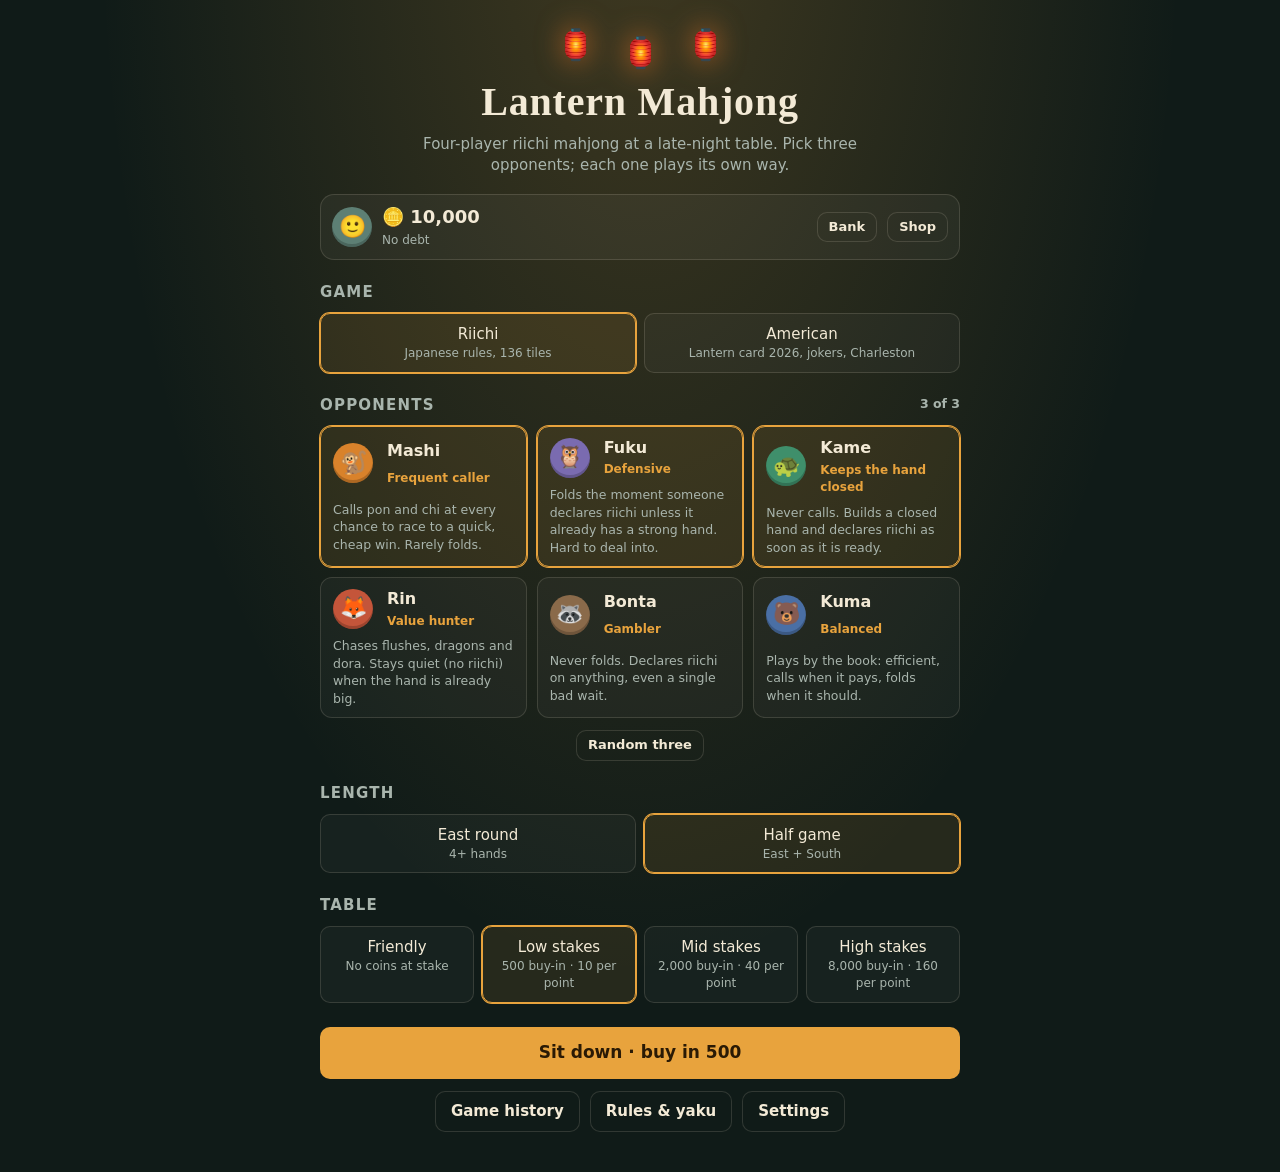
<file: lantern-riichi/index.html>
<!doctype html>
<html lang="en">
<head>
<meta charset="utf-8">
<meta name="viewport" content="width=device-width, initial-scale=1, viewport-fit=cover, user-scalable=no">
<meta name="description" content="Riichi or American mahjong against six bots with their own habits: a caller, a wall, a closed-hand purist, a value hunter, a gambler and a steady hand.">
<meta name="theme-color" content="#14231f">
<link rel="icon" href="data:image/svg+xml,<svg xmlns='http://www.w3.org/2000/svg' viewBox='0 0 100 100'><text y='.9em' font-size='90'>🏮</text></svg>">
<title>Lantern Mahjong</title>
<link rel="stylesheet" href="css/style.css">
</head>
<body>

<div id="menu" class="screen">
  <div class="menu-card">
    <div class="lanterns" aria-hidden="true"><span>🏮</span><span>🏮</span><span>🏮</span></div>
    <h1>Lantern Mahjong</h1>
    <p class="lede" id="lede">Four-player riichi mahjong at a late-night table. Pick three opponents; each one plays its own way.</p>

    <div class="wallet">
      <span class="av" id="walletAv">🙂</span>
      <span class="wallet-txt"><b id="walletCoins">🪙 10,000</b><small id="walletDebt">No debt</small></span>
      <button class="btn ghost small" id="bankBtn">Bank</button>
      <button class="btn ghost small" id="shopBtn">Shop</button>
    </div>

    <h2>Game</h2>
    <div class="seg" id="modeSeg">
      <button data-v="riichi">Riichi <small>Japanese rules, 136 tiles</small></button>
      <button data-v="american">American <small id="amSub">2026 card, jokers, Charleston</small></button>
    </div>

    <h2>Opponents <small id="pickCount">3 of 3</small></h2>
    <div id="personaGrid" class="persona-grid"></div>
    <div class="row-btns"><button class="btn ghost small" id="randomBtn">Random three</button></div>

    <h2>Length</h2>
    <div class="seg" id="lengthSeg">
      <button data-v="east"><span class="len-name">East round</span> <small class="len-sub">4+ hands</small></button>
      <button data-v="south"><span class="len-name">Half game</span> <small class="len-sub">East + South</small></button>
    </div>

    <h2>Table</h2>
    <div class="seg stakes" id="stakeSeg"></div>
    <p class="short-note" id="shortNote" hidden></p>

    <div class="menu-btns">
      <button class="btn big" id="startBtn">Sit down</button>
      <button class="btn big ghost" id="continueBtn" hidden>Continue game</button>
    </div>
    <div class="row-btns">
      <button class="btn ghost" id="historyBtn">Game history</button>
      <button class="btn ghost" id="rulesBtn">Rules &amp; yaku</button>
      <button class="btn ghost" id="cardBtn" hidden>Cards</button>
      <button class="btn ghost" id="settingsBtn">Settings</button>
    </div>
  </div>
</div>

<div id="game" class="screen" hidden>
  <header id="bar">
    <button class="icon-btn" id="pauseBtn" aria-label="Menu">☰</button>
    <div class="bar-round"><b id="roundName">East 1</b><small id="roundSub">0 honba</small></div>
    <div class="bar-dora"><small>Dora</small><div id="doraRow" class="tiles"></div></div>
    <div class="bar-wall"><b id="wallLeft">70</b><small>left</small></div>
    <button class="icon-btn" id="focusBtn" aria-label="Focus mode" title="Focus mode: big hand, closest hands, tiles left">◎</button>
  </header>
  <div id="opps">
    <div class="plate" data-rel="3"></div>
    <div class="plate" data-rel="2"></div>
    <div class="plate" data-rel="1"></div>
  </div>
  <div id="tableWrap">
    <div id="table">
      <div class="layer" data-rel="0"><div class="river"></div><div class="melds"></div><div class="seatinfo"></div><div class="stick"></div></div>
      <div class="layer" data-rel="1"><div class="river"></div><div class="melds"></div><div class="seatinfo"></div><div class="stick"></div></div>
      <div class="layer" data-rel="2"><div class="river"></div><div class="melds"></div><div class="seatinfo"></div><div class="stick"></div></div>
      <div class="layer" data-rel="3"><div class="river"></div><div class="melds"></div><div class="seatinfo"></div><div class="stick"></div></div>
      <div id="center"><b id="centerRound">East 1</b><small id="centerWall">70 left</small></div>
      <div id="callout" hidden></div>
    </div>
  </div>
  <div id="dock">
    <div id="waits" hidden></div>
    <div id="actions"></div>
    <div id="hand" class="tiles"></div>
  </div>
  <div id="focus" hidden>
    <div class="fx-head"><div class="fx-tabs"></div><div class="fx-last"></div></div>
    <div class="fx-body"></div>
  </div>
</div>

<div id="history" class="screen" hidden>
  <header class="page-bar"><button class="icon-btn" id="historyBack" aria-label="Back">←</button><h1>Game history</h1><span></span></header>
  <div id="historyBody" class="page-body"></div>
</div>

<div id="rules" class="screen" hidden>
  <header class="page-bar"><button class="icon-btn" id="rulesBack" aria-label="Back">←</button><h1 id="rulesTitle">Rules &amp; yaku</h1><span></span></header>
  <div id="rulesBody" class="page-body"></div>
</div>

<div id="sheet" hidden><div class="sheet-card" id="sheetCard"></div></div>

<script type="module" src="js/ui.js"></script>
</body>
</html>
</file>
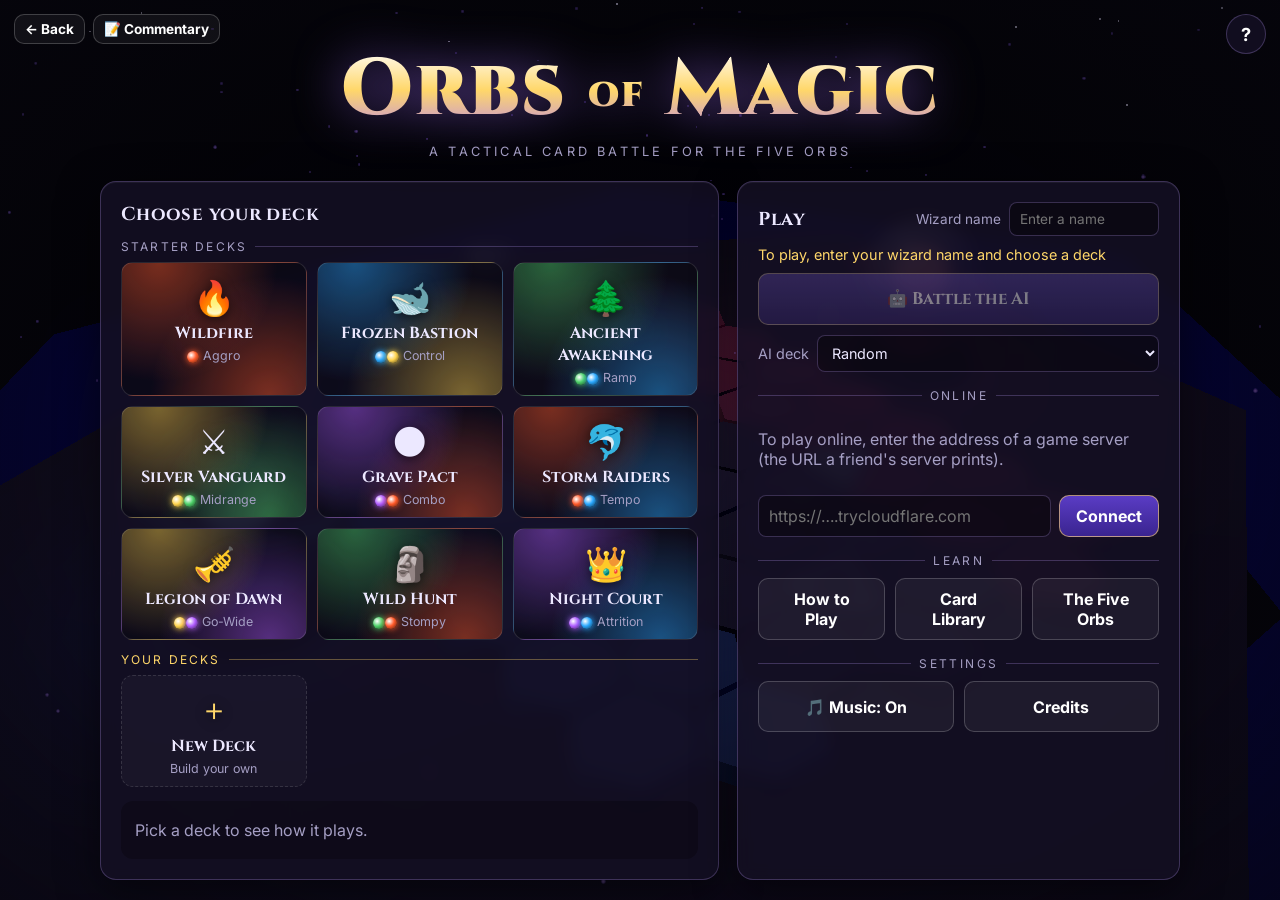
<file: orbs/index.html>
<!doctype html>
<html lang="en">
<head>
  <meta charset="UTF-8" />
  <meta name="viewport" content="width=device-width, initial-scale=1.0" />
  <title>Orbs of Magic</title>
  <link rel="icon" href="data:image/svg+xml,<svg xmlns='http://www.w3.org/2000/svg' viewBox='0 0 100 100'><text y='.9em' font-size='90'>🔮</text></svg>" />
  <link rel="preconnect" href="https://fonts.googleapis.com" />
  <link rel="preconnect" href="https://fonts.gstatic.com" crossorigin />
  <link href="https://fonts.googleapis.com/css2?family=Cinzel:wght@500;700;900&family=Inter:wght@400;600;800&display=swap" rel="stylesheet" />
  <script type="module" crossorigin src="./assets/index-Dd-wB-1n.js"></script>
  <link rel="stylesheet" crossorigin href="./assets/index-BIBwOIMe.css">
</head>
<body>
  <canvas id="scene"></canvas>
  <div id="ui"></div>
</body>
</html>
</file>
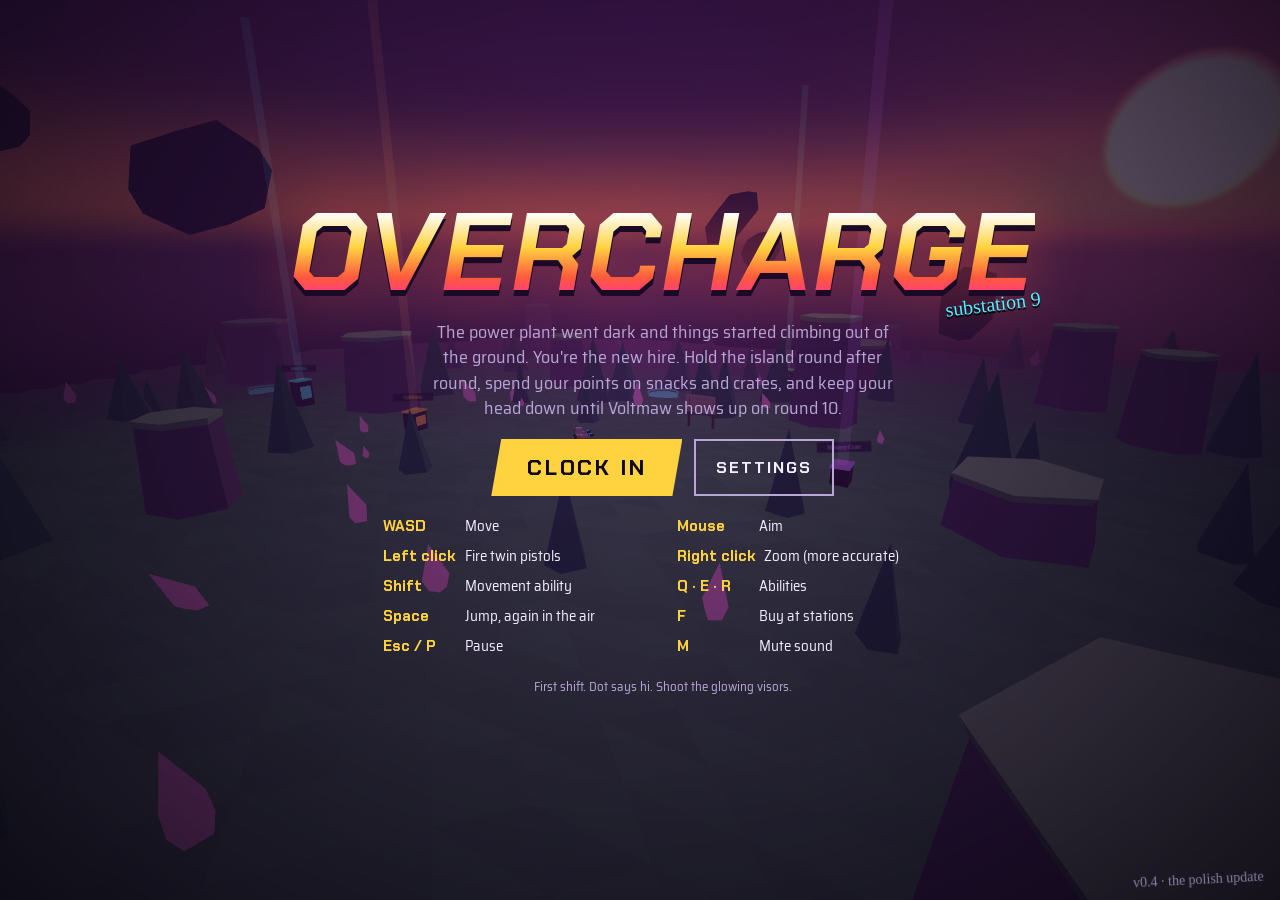
<file: overcharge/index.html>
<!doctype html>
<html lang="en">
<head>
<meta charset="utf-8">
<meta name="viewport" content="width=device-width, initial-scale=1, viewport-fit=cover">
<title>Overcharge</title>
<meta name="description" content="A third-person round-based roguelite shooter.">
<link rel="preconnect" href="https://fonts.googleapis.com">
<link rel="stylesheet" href="https://fonts.googleapis.com/css2?family=Chakra+Petch:ital,wght@0,500;0,700;1,700&family=Permanent+Marker&family=Saira+Semi+Condensed:wght@400;600;800&display=swap">
<style>
/* Layout: full-bleed WebGL stage; round + points top-left, radar top-right, health bottom-left, ability bar bottom-center. Single dusk-neon look by design. */
:root {
  --ink: #0e0718;
  --panel: rgba(18, 9, 32, 0.74);
  --fg: #f4ecff;
  --dim: #b7a6d6;
  --cyan: #4ff3ff;
  --gold: #ffd23f;
  --hp: #ff3d6e;
  --hot: #ff5a3c;
  --round: #ff3b3b;
  --display: "Chakra Petch", "Arial Narrow", system-ui, sans-serif;
  --ui: "Saira Semi Condensed", "Arial Narrow", system-ui, sans-serif;
  --hand: "Permanent Marker", "Comic Sans MS", cursive;
  --line: rgba(244, 236, 255, 0.16);
  --ease: cubic-bezier(.2, .8, .2, 1);
  color-scheme: dark;
}
[hidden] { display: none !important; }
html, body { height: 100%; margin: 0; overflow: hidden; background: var(--ink); color: var(--fg); font-family: var(--ui); user-select: none; -webkit-user-select: none; }
#stage, #stage canvas { position: fixed; inset: 0; width: 100%; height: 100%; display: block; }
#hud { position: fixed; inset: 0; pointer-events: none; font-variant-numeric: tabular-nums; }
#hurt { position: absolute; inset: 0; background: radial-gradient(ellipse at center, transparent 45%, rgba(255, 30, 70, 0.75) 100%); opacity: 0; }
#zoomv { position: absolute; inset: 0; background: radial-gradient(ellipse at center, transparent 55%, rgba(8, 4, 16, 0.55) 100%); opacity: 0; transition: opacity .12s; }
#crosshair { position: absolute; left: 50%; top: 50%; width: 0; height: 0; --g: 10px; }
#crosshair i { position: absolute; background: var(--fg); box-shadow: 0 0 3px rgba(0,0,0,.9); }
#crosshair i:nth-child(1) { width: 2px; height: 8px; left: -1px; top: calc(-8px - var(--g)); }
#crosshair i:nth-child(2) { width: 2px; height: 8px; left: -1px; top: var(--g); }
#crosshair i:nth-child(3) { width: 8px; height: 2px; top: -1px; left: calc(-8px - var(--g)); }
#crosshair i:nth-child(4) { width: 8px; height: 2px; top: -1px; left: var(--g); }
#crosshair b { position: absolute; width: 3px; height: 3px; left: -1.5px; top: -1.5px; background: var(--fg); border-radius: 50%; }
#hitm { position: absolute; left: 50%; top: 50%; width: 26px; height: 26px; margin: -13px 0 0 -13px; opacity: 0; }
#hitm::before, #hitm::after { content: ""; position: absolute; left: 12px; top: 0; width: 2px; height: 26px; background: var(--c, #fff); transform: rotate(45deg); box-shadow: 0 0 4px rgba(0,0,0,.8); }
#hitm::after { transform: rotate(-45deg); }
#roundbox { position: absolute; top: calc(12px + env(safe-area-inset-top, 0px)); left: max(16px, env(safe-area-inset-left, 0px)); display: grid; gap: 2px; text-shadow: 0 2px 0 rgba(0,0,0,.6); }
#roundNum { font-family: var(--display); font-weight: 700; font-style: italic; font-size: 64px; line-height: .9; color: var(--round); text-shadow: 0 3px 0 #2a0008, 0 0 24px rgba(255, 59, 59, .45); }
#roundLbl { font-size: 12px; font-weight: 800; letter-spacing: .3em; color: var(--dim); }
#points { font-family: var(--display); font-weight: 700; font-size: 26px; color: var(--gold); margin-top: 6px; position: relative; }
#pointsPop { position: absolute; left: 100%; top: 0; margin-left: 10px; font-size: 18px; white-space: nowrap; }
#pointsPop span { display: block; animation: pp .8s ease-out forwards; }
@keyframes pp { from { opacity: 1; transform: translate(0, 0); } to { opacity: 0; transform: translate(24px, -18px); } }
#enemiesLeft { font-size: 14px; font-weight: 600; color: var(--dim); }
#powerups { display: flex; gap: 6px; margin-top: 6px; }
.pu { background: var(--panel); border: 1px solid var(--c); color: var(--c); font-size: 13px; font-weight: 800; padding: 2px 8px; letter-spacing: .06em; }
#banner { position: absolute; top: 24%; left: 0; right: 0; text-align: center; font-family: var(--display); font-style: italic; font-weight: 700; font-size: clamp(28px, 5vw, 58px); letter-spacing: .06em; color: var(--round); text-shadow: 0 3px 0 #000, 0 0 30px rgba(255, 59, 59, .5); opacity: 0; transition: opacity .25s; padding-inline: 16px; }
#banner small { display: block; font-family: var(--ui); font-style: normal; font-size: 16px; color: var(--fg); letter-spacing: .2em; font-weight: 600; }
#bossbar { position: absolute; top: calc(16px + env(safe-area-inset-top, 0px)); left: 50%; transform: translateX(-50%); width: min(520px, 56vw); text-align: center; }
#bossbar .bname { font-family: var(--display); font-weight: 700; font-size: 18px; letter-spacing: .3em; color: #e2a6ff; text-shadow: 0 2px 0 #000; }
#bossbar .track { height: 12px; background: rgba(0,0,0,.55); border: 1px solid rgba(226,166,255,.5); margin-top: 4px; }
#bossFill { display: block; height: 100%; width: 100%; background: linear-gradient(90deg, #8a2bff, #ff2e9a); }
#radar { position: absolute; top: calc(14px + env(safe-area-inset-top, 0px)); right: max(16px, env(safe-area-inset-right, 0px)); width: 130px; height: 130px; border-radius: 50%; background: rgba(14, 7, 24, .55); border: 1px solid rgba(244,236,255,.18); }
#loadout { position: absolute; top: calc(154px + env(safe-area-inset-top, 0px)); right: max(16px, env(safe-area-inset-right, 0px)); display: flex; flex-wrap: wrap; gap: 4px; justify-content: flex-end; max-width: 230px; }
.chip { background: var(--panel); border: 1px solid var(--line); border-left: 3px solid var(--c, #fff); padding: 2px 7px; font-size: 13px; font-weight: 600; white-space: nowrap; }
.chip b { color: var(--c, #fff); font-weight: 800; }
#prompt { position: absolute; top: calc(50% + 60px); left: 50%; transform: translateX(-50%); background: var(--panel); border: 1px solid rgba(255, 210, 63, .5); padding: 6px 14px; font-weight: 600; font-size: 16px; white-space: nowrap; }
#prompt kbd { font-family: var(--display); background: var(--gold); color: var(--ink); padding: 0 6px; margin-right: 6px; font-weight: 700; }
#prompt small { color: var(--dim); font-weight: 400; margin-left: 6px; }
#hpwrap { position: absolute; left: max(16px, env(safe-area-inset-left, 0px)); bottom: calc(22px + env(safe-area-inset-bottom, 0px)); width: min(320px, 34vw); display: grid; gap: 4px; }
#hpbar { position: relative; height: 22px; background: rgba(0,0,0,.6); border: 1px solid rgba(255,61,110,.6); transform: skewX(-12deg); overflow: hidden; }
#hpLag { position: absolute; left: 0; top: 0; bottom: 0; width: 100%; background: #fff3f6; opacity: .85; transition: width .45s var(--ease) .3s; }
#hpFill { position: absolute; left: 0; top: 0; bottom: 0; width: 100%; background: linear-gradient(180deg, #ff6a8e, #e0184d); transition: width .08s; }
#shFill { position: absolute; left: 0; top: 0; height: 5px; width: 0; background: var(--cyan); box-shadow: 0 0 8px var(--cyan); }
#hpText { position: absolute; inset: 0; display: grid; place-items: center; transform: skewX(12deg); font-weight: 800; font-size: 14px; text-shadow: 0 1px 0 #000; }
#abilities { position: absolute; left: 50%; bottom: calc(18px + env(safe-area-inset-bottom, 0px)); transform: translateX(-50%); display: flex; gap: 8px; }
.ab { position: relative; width: 84px; height: 74px; background: var(--panel); border: 2px solid var(--c); display: grid; place-items: center; text-align: center; overflow: hidden; }
.ab .nm { font-size: 11px; font-weight: 800; line-height: 1.05; letter-spacing: .04em; text-transform: uppercase; padding: 0 4px; position: relative; z-index: 1; text-wrap: balance; }
.ab kbd { position: absolute; left: 4px; top: 2px; font-family: var(--display); font-weight: 700; font-size: 13px; color: var(--c); z-index: 1; }
.ab .lv { position: absolute; right: 4px; top: 2px; font-size: 11px; font-weight: 800; color: var(--dim); z-index: 1; }
.ab .cd { position: absolute; left: 0; right: 0; bottom: 0; height: 0; background: rgba(0,0,0,.68); }
.ab .t { position: absolute; inset: 0; display: grid; place-items: center; font-family: var(--display); font-weight: 700; font-size: 24px; z-index: 2; text-shadow: 0 2px 0 #000; }
.ab.ready { box-shadow: 0 0 14px -2px var(--c); }
.ab.pop { animation: abpop .35s var(--ease); }
.ab.deny { animation: abdeny .28s linear; }
@keyframes abpop { 0% { transform: scale(1); } 35% { transform: scale(1.12); background: color-mix(in srgb, var(--c) 35%, var(--panel)); } 100% { transform: scale(1); } }
@keyframes abdeny { 20% { transform: translateX(-4px); } 40% { transform: translateX(4px); } 60% { transform: translateX(-3px); } 80% { transform: translateX(2px); } }
#roundNum.pop { animation: rpop .6s var(--ease); }
@keyframes rpop { 0% { transform: scale(1.8); filter: brightness(2); } 100% { transform: none; } }
#roundProg { width: 120px; height: 3px; background: rgba(255,255,255,.12); margin-top: 4px; }
#roundProg b { display: block; height: 100%; width: 0; background: var(--round); transition: width .2s; }
#hitm.kill { transform: scale(1.5); --c: #ff3b3b !important; }
#dmgDir { position: absolute; left: 50%; top: 50%; width: 0; height: 0; }
#hud.under #crosshair, #hud.under #hitm, #hud.under #dmgDir, #hud.under #prompt { visibility: hidden; }
#dmgDir i { position: absolute; left: -48px; top: -12px; width: 96px; height: 24px; border-radius: 50% 50% 0 0 / 100% 100% 0 0; border-top: 4px solid rgba(255, 50, 80, .95); filter: drop-shadow(0 0 6px rgba(255,40,70,.8)); transform-origin: 50% 18px; opacity: 0; }
#prompt .no { color: var(--hp); }
.ab:not(.ready) .nm { opacity: .14; }
#toasts { position: absolute; left: 50%; bottom: 120px; transform: translateX(-50%); display: flex; flex-direction: column-reverse; align-items: center; gap: 6px; }
.toast { background: var(--panel); border: 1px solid var(--line); border-left: 3px solid var(--c); padding: 6px 16px; font-weight: 600; font-size: 15px; text-align: center; animation: tin .25s ease-out; white-space: nowrap; }
.toast b { color: var(--c); font-family: var(--display); }
.toast i { display: block; font-family: var(--hand); font-style: normal; font-size: 13px; color: var(--dim); margin-top: 1px; }
@keyframes tin { from { transform: translateY(12px); opacity: 0; } }
#dmgLayer div { position: absolute; left: 0; top: 0; font-family: var(--display); font-weight: 700; font-size: 16px; color: #fff; text-shadow: 0 2px 0 #000; white-space: nowrap; will-change: transform; }
#dmgLayer div.crit { color: var(--gold); font-size: 23px; }
#draft { position: fixed; inset: 0; display: flex; flex-direction: column; align-items: center; justify-content: center; gap: 20px; background: radial-gradient(ellipse at center, rgba(14,7,24,.6), rgba(14,7,24,.9)); padding-inline: max(16px, env(safe-area-inset-left, 0px)) max(16px, env(safe-area-inset-right, 0px)); overflow-y: auto; }
#draft h2 { margin: 0; font-family: var(--display); font-style: italic; font-size: clamp(32px, 5.5vw, 60px); color: var(--round); letter-spacing: .06em; text-shadow: 0 4px 0 #000, 0 0 40px rgba(255,59,59,.45); text-align: center; }
#draft h2 small { display: block; font-family: var(--ui); font-style: normal; font-size: 16px; color: var(--dim); letter-spacing: .2em; }
#cards { display: flex; gap: 16px; flex-wrap: wrap; justify-content: center; }
.card { width: 224px; min-height: 250px; background: linear-gradient(180deg, rgba(40,20,66,.96), rgba(20,10,36,.96)); border: 2px solid var(--c); padding: 16px; display: flex; flex-direction: column; gap: 8px; cursor: pointer; transition: transform .12s, box-shadow .12s; animation: cin .3s ease-out backwards; position: relative; }
.card:nth-child(2) { animation-delay: .06s; } .card:nth-child(3) { animation-delay: .12s; }
@keyframes cin { from { transform: translateY(40px) scale(.9); opacity: 0; } }
.card:hover, .card:focus-visible { transform: translateY(-8px); box-shadow: 0 0 0 2px var(--c), 0 0 36px var(--c); outline: none; }
.card .key { position: absolute; top: 10px; right: 12px; font-family: var(--display); font-weight: 700; color: var(--dim); }
.card .rar { font-size: 12px; font-weight: 800; letter-spacing: .18em; text-transform: uppercase; color: var(--c); }
.card .kind { font-size: 12px; font-weight: 600; letter-spacing: .1em; text-transform: uppercase; color: var(--dim); }
.card h3 { margin: 0; font-family: var(--display); font-size: 24px; line-height: 1.05; text-wrap: balance; }
.card p { margin: 0; font-size: 15px; line-height: 1.35; color: #e4d9f7; }
.card .fl { margin: 0; font-family: var(--hand); font-size: 14px; line-height: 1.3; color: var(--dim); transform: rotate(-1.2deg); transform-origin: left; }
.card:nth-child(2) .fl { transform: rotate(.8deg); }
.card .delta { margin-top: auto; font-size: 14px; font-weight: 600; color: var(--c); line-height: 1.4; }
.hint { margin: 0; color: var(--dim); font-size: 14px; letter-spacing: .06em; text-align: center; }
.overlay:not([hidden]) { animation: fade .2s ease-out; }
#draft:not([hidden]) { animation: fade .18s ease-out; }
#draft.closing { opacity: 0; transition: opacity .16s; }
.card.picked { transform: translateY(-12px) scale(1.04); box-shadow: 0 0 0 2px var(--c), 0 0 50px var(--c); }
#draft.closing .card:not(.picked) { opacity: 0; transform: translateY(20px); }
@keyframes fade { from { opacity: 0; } }
.panel > * { animation: rise .32s var(--ease) backwards; }
.panel > :nth-child(2) { animation-delay: .03s; } .panel > :nth-child(3) { animation-delay: .06s; } .panel > :nth-child(4) { animation-delay: .09s; } .panel > :nth-child(n+5) { animation-delay: .12s; }
@keyframes rise { from { opacity: 0; transform: translateY(10px); } }
.overlay { position: fixed; inset: 0; display: flex; align-items: center; justify-content: center; background: radial-gradient(ellipse at 50% 40%, rgba(58,20,80,.55), rgba(10,5,18,.92)); padding-inline: max(16px, env(safe-area-inset-left, 0px)) max(16px, env(safe-area-inset-right, 0px)); overflow-y: auto; }
.panel { max-width: 700px; width: 100%; display: grid; gap: 18px; justify-items: center; text-align: center; padding-block: 24px; }
.logo { font-family: var(--display); font-style: italic; font-weight: 700; font-size: clamp(48px, 11vw, 110px); line-height: .9; letter-spacing: .02em; margin: 0; background: linear-gradient(180deg, #fff 10%, #ffd23f 45%, #ff5a3c 75%, #ff2e9a); -webkit-background-clip: text; background-clip: text; color: transparent; filter: drop-shadow(0 6px 0 #1a0a26) drop-shadow(0 0 30px rgba(255,90,60,.45)); }
.tag { margin: 0; font-size: 18px; color: var(--dim); max-width: 48ch; line-height: 1.4; }
.btn { pointer-events: auto; font-family: var(--display); font-weight: 700; font-size: 22px; letter-spacing: .12em; text-transform: uppercase; color: var(--ink); background: var(--gold); border: 0; padding: 14px 36px; cursor: pointer; clip-path: polygon(10px 0, 100% 0, calc(100% - 10px) 100%, 0 100%); transition: transform .1s, background .1s; }
.btn:hover, .btn:focus-visible { background: #fff; transform: scale(1.04); outline: none; }
.btn.alt { background: transparent; color: var(--fg); box-shadow: inset 0 0 0 2px var(--dim); clip-path: none; font-size: 16px; padding: 10px 22px; }
.btns { display: flex; gap: 12px; flex-wrap: wrap; justify-content: center; }
.keys { display: grid; grid-template-columns: repeat(auto-fit, minmax(220px, 1fr)); gap: 6px 28px; width: 100%; max-width: 560px; font-size: 15px; text-align: left; }
.keys div { display: flex; gap: 8px; align-items: baseline; }
.keys kbd { font-family: var(--display); font-weight: 700; color: var(--gold); min-width: 74px; }
.statgrid { display: grid; grid-template-columns: repeat(auto-fit, minmax(110px, 1fr)); gap: 10px; width: 100%; }
.statgrid div { background: var(--panel); border: 1px solid var(--line); padding: 10px; }
.statgrid b { display: block; font-family: var(--display); font-size: 26px; color: var(--gold); }
.statgrid span { font-size: 12px; letter-spacing: .14em; text-transform: uppercase; color: var(--dim); }
.big { font-family: var(--display); font-style: italic; font-weight: 700; font-size: clamp(40px, 8vw, 76px); margin: 0; line-height: 1; }
.note { font-size: 13px; color: var(--dim); margin: 0; }
.label { font-size: 12px; font-weight: 800; letter-spacing: .18em; text-transform: uppercase; color: var(--dim); margin: 0; }
.settings { width: 100%; max-width: 460px; display: grid; gap: 4px; text-align: left; }
.settings .row { display: grid; grid-template-columns: 1fr 170px 46px; align-items: center; gap: 12px; padding: 8px 12px; background: var(--panel); border: 1px solid var(--line); }
.settings .row span { font-weight: 600; font-size: 15px; }
.settings output { font-family: var(--display); font-weight: 700; color: var(--gold); text-align: right; font-variant-numeric: tabular-nums; }
.settings input[type=range] { -webkit-appearance: none; appearance: none; width: 100%; height: 4px; background: rgba(255,255,255,.18); outline: none; pointer-events: auto; }
.settings input[type=range]::-webkit-slider-thumb { -webkit-appearance: none; width: 14px; height: 18px; background: var(--gold); cursor: pointer; border: 0; }
.settings input[type=range]::-moz-range-thumb { width: 14px; height: 18px; background: var(--gold); cursor: pointer; border: 0; border-radius: 0; }
.settings input[type=range]:focus-visible::-webkit-slider-thumb { box-shadow: 0 0 0 3px #fff; }
.settings .tog { pointer-events: auto; justify-self: end; grid-column: 2 / 4; font: 700 13px var(--ui); letter-spacing: .1em; text-transform: uppercase; color: var(--fg); background: transparent; border: 1px solid var(--line); padding: 5px 12px; cursor: pointer; min-width: 74px; }
.settings .tog[aria-pressed="true"] { background: var(--gold); color: var(--ink); border-color: var(--gold); }
.build { display: flex; flex-wrap: wrap; gap: 6px; justify-content: center; max-width: 620px; }
.ver { position: fixed; right: max(16px, env(safe-area-inset-right, 0px)); bottom: calc(12px + env(safe-area-inset-bottom, 0px)); font-family: var(--hand); font-size: 14px; color: var(--dim); opacity: .7; transform: rotate(-3deg); }
.logo-wrap { position: relative; }
.logo-wrap .scrawl { position: absolute; right: -6px; bottom: -14px; font-family: var(--hand); font-size: clamp(14px, 2.4vw, 20px); color: var(--cyan); transform: rotate(-7deg); white-space: nowrap; text-shadow: 0 2px 0 #000; }
.cause { font-family: var(--hand); font-size: 20px; color: var(--fg); margin: 0; transform: rotate(-1deg); }
#radio { position: absolute; left: max(16px, env(safe-area-inset-left, 0px)); bottom: calc(62px + env(safe-area-inset-bottom, 0px)); max-width: min(420px, 60vw); background: var(--panel); border-left: 3px solid var(--cyan); padding: 6px 12px 7px; font-size: 15px; font-weight: 600; line-height: 1.3; opacity: 0; transform: translateY(6px); transition: opacity .2s, transform .2s; }
#radio.on { opacity: 1; transform: none; }
#radio b { font-family: var(--hand); font-weight: 400; color: var(--cyan); margin-right: 8px; letter-spacing: .04em; }
@media (max-width: 760px) { #loadout { display: none; } #radio { bottom: calc(130px + env(safe-area-inset-bottom, 0px)); max-width: 80vw; } #radar { width: 90px; height: 90px; } .card { width: 100%; min-height: 0; } .ab { width: 58px; height: 58px; } .ab .nm { font-size: 9px; } #hpwrap { bottom: calc(92px + env(safe-area-inset-bottom, 0px)); width: 50vw; } }
@media (prefers-reduced-motion: reduce) { .card, .toast, #pointsPop span, .panel > *, .ab.pop, .ab.deny, #roundNum.pop, .overlay, #draft { animation: none !important; } }
/* site corner (Back / Commentary) and commentary modal */
.site-corner { position: fixed; top: calc(14px + env(safe-area-inset-top, 0px)); left: max(16px, env(safe-area-inset-left, 0px)); display: flex; gap: 8px; z-index: 20; }
.site-corner a, .site-corner button { pointer-events: auto; font: 600 14px var(--ui); letter-spacing: .06em; color: var(--fg); background: var(--panel); border: 1px solid rgba(244,236,255,.25); padding: 7px 14px; cursor: pointer; text-decoration: none; }
.site-corner a:hover, .site-corner button:hover, .site-corner a:focus-visible, .site-corner button:focus-visible { border-color: var(--gold); color: var(--gold); outline: none; }
#commentary { position: fixed; inset: 0; z-index: 30; display: flex; align-items: center; justify-content: center; background: rgba(10,5,18,.85); padding: 24px max(16px, env(safe-area-inset-left, 0px)); }
#commentary .box { background: #170c26; border: 1px solid rgba(244,236,255,.2); max-width: 800px; width: 100%; max-height: 100%; display: flex; flex-direction: column; }
#commentary .body { overflow-y: auto; padding: 24px 28px; font-size: 16px; line-height: 1.6; color: #e4d9f7; user-select: text; -webkit-user-select: text; }
#commentary .body h1, #commentary .body h2, #commentary .body h3 { font-family: var(--display); color: var(--gold); margin: 18px 0 6px; line-height: 1.2; }
#commentary .body > :first-child { margin-top: 0; }
#commentary .body a { color: var(--cyan); }
#commentary .body img { display: block; max-width: 100%; max-height: 70vh; margin: 12px auto; }
#commentary .body figure { margin: 16px 0; }
#commentary .body figcaption { text-align: center; font-size: .9em; font-style: italic; color: var(--dim); }
#commentary .body blockquote { margin: 10px 0; padding: 4px 14px; border-left: 3px solid var(--dim); }
#commentary .body code { background: #ffffff14; padding: 1px 5px; }
#commentary .body pre { background: #00000059; padding: 10px 12px; overflow-x: auto; }
#commentary .foot { padding: 12px 28px 18px; display: flex; justify-content: flex-end; border-top: 1px solid rgba(244,236,255,.12); }
</style>
</head>
<body>

<div id="stage"></div>
<div id="hud" hidden>
  <div id="hurt"></div>
  <div id="zoomv"></div>
  <div id="crosshair"><i></i><i></i><i></i><i></i><b></b></div>
  <div id="hitm"></div>
  <div id="dmgDir"><i></i><i></i><i></i><i></i></div>
  <div id="roundbox">
    <div id="roundLbl">ROUND</div><div id="roundNum">1</div>
    <div id="roundProg"><b id="roundProgFill"></b></div>
    <div id="enemiesLeft"></div>
    <div id="points"><span id="ptsVal">500</span><div id="pointsPop"></div></div>
    <div id="powerups"></div>
  </div>
  <div id="bossbar" hidden><div class="bname">VOLTMAW</div><div class="track"><b id="bossFill"></b></div></div>
  <div id="banner"></div>
  <canvas id="radar" width="160" height="160"></canvas>
  <div id="loadout"></div>
  <div id="prompt" hidden></div>
  <div id="hpwrap"><div id="hpbar"><b id="hpLag"></b><b id="hpFill"></b><b id="shFill"></b><span id="hpText">100 / 100</span></div></div>
  <div id="abilities"></div>
  <div id="toasts"></div>
  <div id="radio"><b>DOT</b><span id="radioText"></span></div>
  <div id="dmgLayer"></div>
</div>
<div id="draft" hidden><h2 id="draftTitle">ROUND CLEARED</h2><div id="cards"></div><p class="hint">Press 1, 2 or 3, or click a card</p></div>
<div id="screen" class="overlay"></div>

<div class="site-corner" id="siteCorner" hidden></div>
<div id="commentary" hidden><div class="box" role="dialog" aria-modal="true" aria-label="Commentary"><div class="body" id="commentaryBody"></div><div class="foot"><button class="btn alt" id="commentaryClose">Close</button></div></div></div>

<script src="vendor/three.min.js"></script>
<script src="vendor/marked.umd.js"></script>
<script>
'use strict';
// =====================================================================
// OVERCHARGE — third-person round-based roguelite shooter
// =====================================================================
const $ = id => document.getElementById(id);
const TAU = Math.PI * 2;
const rand = (a, b) => a + Math.random() * (b - a);
const clamp = (v, a, b) => v < a ? a : v > b ? b : v;
const lerp = (a, b, t) => a + (b - a) * t;
let seed = 90210;
const srand = () => (seed = (seed * 16807) % 2147483647, (seed - 1) / 2147483646);
const store = {
  get() { try { return JSON.parse(localStorage.getItem('overcharge.meta2')) || {}; } catch (e) { return {}; } },
  set(v) { try { localStorage.setItem('overcharge.meta2', JSON.stringify(v)); } catch (e) {} }
};

// ---------------------------------------------------------------- world
const ARENA = 80;
const BOSS_ROUND = 10;
function groundY(x, z) {
  return 1.1 * Math.sin(x * 0.045 + 1.3) + 0.9 * Math.cos(z * 0.05 - 0.7) + 0.4 * Math.sin((x - z) * 0.09) + 0.2 * Math.sin(x * 0.21) * Math.cos(z * 0.19);
}
const renderer = new THREE.WebGLRenderer({ antialias: true, powerPreference: 'high-performance' });
renderer.setPixelRatio(Math.min(window.devicePixelRatio || 1, 1.5));
renderer.setSize(innerWidth, innerHeight);
$('stage').appendChild(renderer.domElement);
const scene = new THREE.Scene();
const FOG = new THREE.Color(0x6b2f63);
scene.background = FOG;
scene.fog = new THREE.Fog(FOG, 30, 120);
const camera = new THREE.PerspectiveCamera(70, innerWidth / innerHeight, 0.1, 900);
camera.rotation.order = 'YXZ';
scene.add(camera);

const sky = new THREE.Mesh(new THREE.SphereGeometry(600, 32, 16), new THREE.ShaderMaterial({
  side: THREE.BackSide, depthWrite: false, fog: false,
  vertexShader: 'varying vec3 vP; void main(){ vP = normalize(position); gl_Position = projectionMatrix * modelViewMatrix * vec4(position,1.0); }',
  fragmentShader: `varying vec3 vP;
  void main(){
    float h = vP.y;
    vec3 hor = vec3(0.42,0.18,0.39), glow = vec3(1.0,0.48,0.38), mid = vec3(0.36,0.12,0.42), top = vec3(0.05,0.03,0.14);
    vec3 c = mix(hor, glow, smoothstep(0.0,0.06,h) * (1.0 - smoothstep(0.06,0.22,h)));
    c = mix(c, mid, smoothstep(0.12,0.35,h));
    c = mix(c, top, smoothstep(0.35,0.95,h));
    if (h < 0.0) c = mix(hor, vec3(0.12,0.05,0.16), smoothstep(0.0,-0.25,h));
    vec3 sd = normalize(vec3(-0.55,0.13,-0.8));
    float s = dot(normalize(vP), sd);
    c += vec3(1.0,0.75,0.45) * smoothstep(0.9965,0.998,s);
    c += vec3(1.0,0.45,0.35) * pow(max(s,0.0), 24.0) * 0.35;
    float st = fract(sin(dot(floor(vP*220.0), vec3(12.9898,78.233,45.164))) * 43758.5453);
    c += vec3(step(0.9975, st)) * smoothstep(0.3,0.8,h);
    gl_FragColor = vec4(c,1.0);
  }`
}));
sky.renderOrder = -1;
scene.add(sky);
scene.add(new THREE.HemisphereLight(0xffc4e6, 0x2c3f55, 1.6));
const sunLight = new THREE.DirectionalLight(0xffcf9e, 2.4);
sunLight.position.set(-55, 40, -80);
scene.add(sunLight);
function flatGeo(g) { const n = g.index ? g.toNonIndexed() : g; n.computeVertexNormals(); return n; }

(function buildTerrain() {
  const g = new THREE.PlaneGeometry(240, 240, 110, 110);
  g.rotateX(-Math.PI / 2);
  const p = g.attributes.position;
  for (let i = 0; i < p.count; i++) {
    const x = p.getX(i), z = p.getZ(i), r = Math.hypot(x, z);
    let y = groundY(x, z);
    if (r > ARENA + 3) y -= (r - ARENA - 3) * 3.5;
    p.setY(i, y);
  }
  const n = flatGeo(g);
  const pos = n.attributes.position, cols = new Float32Array(pos.count * 3);
  const a = new THREE.Color(0x1d5a58), b = new THREE.Color(0x4a9a6c), cliff = new THREE.Color(0x4b2a58), c = new THREE.Color();
  for (let i = 0; i < pos.count; i += 3) {
    const y = (pos.getY(i) + pos.getY(i + 1) + pos.getY(i + 2)) / 3;
    if (Math.hypot(pos.getX(i), pos.getZ(i)) > ARENA + 4) c.copy(cliff).multiplyScalar(0.8 + Math.random() * 0.3);
    else { c.copy(a).lerp(b, clamp((y + 2.5) / 5, 0, 1)); c.multiplyScalar(0.88 + Math.random() * 0.2); }
    for (let k = 0; k < 3; k++) { cols[(i + k) * 3] = c.r; cols[(i + k) * 3 + 1] = c.g; cols[(i + k) * 3 + 2] = c.b; }
  }
  n.setAttribute('color', new THREE.BufferAttribute(cols, 3));
  scene.add(new THREE.Mesh(n, new THREE.MeshLambertMaterial({ vertexColors: true })));
  const under = new THREE.Mesh(flatGeo(new THREE.ConeGeometry(ARENA + 8, 80, 10, 3)), new THREE.MeshLambertMaterial({ color: 0x3a1f4a }));
  under.rotation.x = Math.PI; under.position.y = -43; scene.add(under);
})();

const rocks = [];
(function buildRocks() {
  const mat = new THREE.MeshLambertMaterial({ color: 0x6a5590 });
  const capMat = new THREE.MeshLambertMaterial({ color: 0x8fd9a8 });
  let tries = 0;
  while (rocks.length < 22 && tries++ < 2000) {
    const ang = srand() * TAU, d = 16 + srand() * (ARENA - 22);
    const x = Math.cos(ang) * d, z = Math.sin(ang) * d, r = 2.2 + srand() * 3.4;
    if (rocks.some(o => Math.hypot(o.x - x, o.z - z) < o.r + r + 8)) continue;
    const h = 2.5 + srand() * 6.5, top = groundY(x, z) + h;
    const m = new THREE.Mesh(flatGeo(new THREE.CylinderGeometry(r * 0.82, r * 1.05, h + 4, 6)), mat);
    m.position.set(x, top - (h + 4) / 2, z); m.rotation.y = srand() * TAU; scene.add(m);
    const cap = new THREE.Mesh(flatGeo(new THREE.CylinderGeometry(r * 0.86, r * 0.82, 0.35, 6)), capMat);
    cap.position.set(x, top + 0.17, z); cap.rotation.y = m.rotation.y; scene.add(cap);
    rocks.push({ x, z, r: r * 0.86, top: top + 0.35 });
  }
})();
const pads = [];
(function buildPads() {
  const g = new THREE.CylinderGeometry(1.5, 1.7, 0.3, 8), m = new THREE.MeshBasicMaterial({ color: 0x4ff3ff }), ringG = new THREE.TorusGeometry(1.6, 0.08, 4, 24);
  for (let i = 0; i < 6; i++) {
    const ang = i / 6 * TAU + 0.4, d = i % 2 ? 26 : 50;
    const x = Math.cos(ang) * d, z = Math.sin(ang) * d;
    if (rocks.some(o => Math.hypot(o.x - x, o.z - z) < o.r + 3)) continue;
    const y = groundY(x, z);
    const mesh = new THREE.Mesh(g, m); mesh.position.set(x, y + 0.1, z); scene.add(mesh);
    const ring = new THREE.Mesh(ringG, new THREE.MeshBasicMaterial({ color: 0x4ff3ff, transparent: true, opacity: 0.8 }));
    ring.rotation.x = Math.PI / 2; ring.position.set(x, y + 0.4, z); scene.add(ring);
    pads.push({ x, z, y, ring });
  }
})();
(function decorate() {
  const trees = new THREE.InstancedMesh(flatGeo(new THREE.ConeGeometry(1.3, 4.2, 5)), new THREE.MeshLambertMaterial({ color: 0x1f6e60 }), 70);
  const crys = new THREE.InstancedMesh(flatGeo(new THREE.OctahedronGeometry(0.7, 0)), new THREE.MeshBasicMaterial({ color: 0xff7ad9 }), 40);
  const d = new THREE.Object3D();
  let t = 0, c = 0;
  for (let i = 0; i < 400 && (t < 70 || c < 40); i++) {
    const ang = srand() * TAU, r = 12 + srand() * (ARENA - 14), x = Math.cos(ang) * r, z = Math.sin(ang) * r;
    if (rocks.some(o => Math.hypot(o.x - x, o.z - z) < o.r + 2) || pads.some(p => Math.hypot(p.x - x, p.z - z) < 4)) continue;
    if (t < 70 && srand() < 0.7) {
      const s = 0.7 + srand() * 0.9;
      d.position.set(x, groundY(x, z) + 2 * s, z); d.scale.set(s, s * (0.8 + srand() * 0.6), s); d.rotation.set(0, srand() * TAU, 0); d.updateMatrix();
      trees.setMatrixAt(t++, d.matrix);
    } else if (c < 40) {
      const s = 0.5 + srand() * 1.2;
      d.position.set(x, groundY(x, z) + 0.4 * s, z); d.scale.set(s * 0.6, s * 1.6, s * 0.6); d.rotation.set(srand() * 0.4, srand() * TAU, srand() * 0.4); d.updateMatrix();
      crys.setMatrixAt(c++, d.matrix);
    }
  }
  trees.count = t; crys.count = c; scene.add(trees, crys);
  const far = new THREE.MeshBasicMaterial({ color: 0x2b1338, fog: false });
  for (let i = 0; i < 22; i++) {
    const ang = srand() * TAU, r = 190 + srand() * 220;
    const m = new THREE.Mesh(flatGeo(new THREE.DodecahedronGeometry(6 + srand() * 18, 0)), far);
    m.position.set(Math.cos(ang) * r, -10 + srand() * 70, Math.sin(ang) * r);
    m.scale.y = 0.5 + srand() * 0.6; m.rotation.set(srand(), srand(), srand());
    scene.add(m);
  }
})();
function floorAt(x, z, y) {
  let f = groundY(x, z);
  for (const r of rocks) { const dx = x - r.x, dz = z - r.z; if (dx * dx + dz * dz < r.r * r.r && y >= r.top - 0.6) f = Math.max(f, r.top); }
  return f;
}
function solidAt(x, y, z) {
  if (y < groundY(x, z)) return true;
  for (const o of rocks) { const dx = x - o.x, dz = z - o.z; if (dx * dx + dz * dz < o.r * o.r && y < o.top) return true; }
  return false;
}

// ---------------------------------------------------------------- settings
const SET_DEF = { sens: 1, invertY: false, fov: 72, vol: 0.8, music: 0.6, shake: 1, numbers: true };
const SET = Object.assign({}, SET_DEF, (() => { try { return JSON.parse(localStorage.getItem('overcharge.settings')) || {}; } catch (e) { return {}; } })());
function saveSettings() { try { localStorage.setItem('overcharge.settings', JSON.stringify(SET)); } catch (e) {} applyAudio(); }
function applyAudio() { if (master) master.gain.value = muted ? 0 : 0.7 * SET.vol; if (musicGain) musicGain.gain.value = 0.22 * SET.music; }

// ---------------------------------------------------------------- audio
let AC = null, master = null, musicGain = null, noiseBuf = null, muted = false;
function initAudio() {
  if (AC) { if (AC.state === 'suspended') AC.resume(); return; }
  try {
    AC = new (window.AudioContext || window.webkitAudioContext)();
    const comp = AC.createDynamicsCompressor();
    master = AC.createGain(); master.gain.value = 0.55; master.connect(comp); comp.connect(AC.destination);
    musicGain = AC.createGain(); musicGain.gain.value = 0.2; musicGain.connect(master);
    applyAudio();
    noiseBuf = AC.createBuffer(1, AC.sampleRate, AC.sampleRate);
    const d = noiseBuf.getChannelData(0); for (let i = 0; i < d.length; i++) d[i] = Math.random() * 2 - 1;
  } catch (e) { AC = null; }
}
const sfxLast = {};
function can(name, gap) { if (!AC) return false; const t = AC.currentTime; if (sfxLast[name] && t - sfxLast[name] < gap) return false; sfxLast[name] = t; return true; }
function tone(f, d, type, v, f2, delay, dest) {
  if (!AC) return;
  const t = AC.currentTime + (delay || 0), o = AC.createOscillator(), g = AC.createGain();
  o.type = type || 'square'; o.frequency.setValueAtTime(f, t);
  if (f2) o.frequency.exponentialRampToValueAtTime(f2, t + d);
  g.gain.setValueAtTime(v, t); g.gain.exponentialRampToValueAtTime(0.0001, t + d);
  o.connect(g); g.connect(dest || master); o.start(t); o.stop(t + d + 0.03);
}
function noise(d, v, freq, ftype, delay, dest) {
  if (!AC) return;
  const t = AC.currentTime + (delay || 0), s = AC.createBufferSource(); s.buffer = noiseBuf;
  const f = AC.createBiquadFilter(); f.type = ftype || 'lowpass'; f.frequency.value = freq || 1500;
  const g = AC.createGain(); g.gain.setValueAtTime(v, t); g.gain.exponentialRampToValueAtTime(0.0001, t + d);
  s.connect(f); f.connect(g); g.connect(dest || master); s.start(t, Math.random() * 0.5); s.stop(t + d + 0.03);
}
const SFX = {
  shot() { noise(0.07, 0.09, 3200, 'bandpass'); tone(rand(240, 280), 0.07, 'square', 0.05, 90); },
  hit() { if (can('hit', 0.03)) tone(rand(900, 1000), 0.04, 'square', 0.035); },
  head() { tone(1500, 0.06, 'square', 0.05); tone(2200, 0.05, 'sine', 0.04, null, 0.02); },
  kill() { if (can('kill', 0.04)) { noise(0.12, 0.08, 2400, 'bandpass'); tone(rand(500, 640), 0.08, 'square', 0.03, 1200); } },
  draft() { [0, 4, 7, 12, 16].forEach((s, i) => tone(523 * Math.pow(2, s / 12), 0.22, 'triangle', 0.09, null, i * 0.06)); },
  pick() { tone(880, 0.1, 'square', 0.05, 1760); },
  hurt() { if (can('hurt', 0.1)) { tone(120, 0.25, 'sawtooth', 0.12, 50); noise(0.15, 0.12, 400); } },
  jump() { tone(300, 0.12, 'sine', 0.04, 600); },
  pad() { tone(200, 0.4, 'sine', 0.1, 900); noise(0.3, 0.05, 3000, 'highpass'); },
  roll() { noise(0.3, 0.08, 900, 'bandpass'); tone(200, 0.2, 'sine', 0.04, 120); },
  blink() { tone(1800, 0.2, 'sine', 0.06, 300); noise(0.15, 0.05, 6000, 'highpass'); },
  phase() { tone(160, 0.35, 'sawtooth', 0.1, 900); noise(0.2, 0.06, 2000); },
  rail() { noise(0.4, 0.14, 5000, 'highpass'); tone(80, 0.4, 'sawtooth', 0.12, 40); },
  throw() { noise(0.15, 0.05, 1200, 'bandpass'); },
  boom() { if (can('boom', 0.05)) { noise(0.4, 0.16, 600); tone(110, 0.35, 'sine', 0.14, 40); } },
  zap() { if (can('zap', 0.06)) { noise(0.12, 0.07, 5000, 'highpass'); tone(1400, 0.08, 'sawtooth', 0.02, 400); } },
  shield() { [0, 7, 12].forEach((s, i) => tone(330 * Math.pow(2, s / 12), 0.3, 'sine', 0.06, null, i * 0.05)); },
  turret() { tone(600, 0.08, 'square', 0.04); tone(900, 0.08, 'square', 0.04, null, 0.08); },
  tshot() { if (can('tshot', 0.06)) noise(0.04, 0.04, 4000, 'bandpass'); },
  ready() { tone(1320, 0.06, 'sine', 0.03); },
  buy() { [0, 3, 7, 10, 12, 15, 19, 24].forEach((s, i) => tone(392 * Math.pow(2, s / 12), 0.16, 'square', 0.04, null, i * 0.045)); },
  deny() { tone(160, 0.15, 'square', 0.05, 120); },
  spit() { if (can('spit', 0.12)) tone(500, 0.12, 'sawtooth', 0.025, 200); },
  roundStart() { [0, 0.35, 0.7].forEach((d, i) => { tone(110 * (i === 2 ? 1.5 : 1), 0.5, 'sawtooth', 0.12, null, d); noise(0.3, 0.06, 500, 'lowpass', d); }); },
  roundEnd() { [0, 5, 7, 12].forEach((s, i) => tone(220 * Math.pow(2, s / 12), 0.45, 'triangle', 0.08, null, i * 0.12)); },
  power() { [0, 7, 12, 19].forEach((s, i) => tone(660 * Math.pow(2, s / 12), 0.15, 'square', 0.05, null, i * 0.05)); },
  roar() { tone(70, 1.2, 'sawtooth', 0.18, 35); noise(1.0, 0.12, 300); },
  slam() { tone(60, 0.5, 'sine', 0.22, 30); noise(0.5, 0.18, 500); },
  // Dot's radio: a two-note chirp and a puff of static
  chirp() { noise(0.09, 0.05, 2600, 'bandpass'); tone(1180, 0.05, 'square', 0.025); tone(880, 0.06, 'square', 0.025, null, 0.06); },
  squeak() { if (can('squeak', 0.15)) { tone(rand(820, 900), 0.07, 'sine', 0.09, 1500); tone(1400, 0.1, 'sine', 0.06, 700, 0.07); } },
  // the lost radio plays a little tune, badly
  radio() { noise(0.5, 0.06, 3000, 'bandpass'); [72, 76, 79, 76, 74, 72, 67, 72].forEach((m, i) => tone(mtof(m) * (1 + rand(-0.008, 0.008)), 0.2, 'triangle', 0.07, null, 0.45 + i * 0.17 + (i % 2 ? 0.03 : 0))); },
};
const music = { step: 0, next: 0, on: false };
const BASS = [45, 45, 57, 45, 48, 48, 60, 48, 43, 43, 55, 43, 40, 40, 52, 47];
const LEAD = [69, 72, 76, 72, 74, 72, 69, 67];
const mtof = m => 440 * Math.pow(2, (m - 69) / 12);
function musicTick() {
  if (!AC || !music.on) return;
  const spb = 60 / 120 / 4;
  if (music.next < AC.currentTime) music.next = AC.currentTime + 0.05;
  while (music.next < AC.currentTime + 0.12) {
    const s = music.step % 16, bar = Math.floor(music.step / 16), d = music.next - AC.currentTime + (s % 2 ? spb * 0.14 : 0); // a little swing on the off-beats
    const fighting = G && G.phase === 'fight', inten = G ? G.round : 1;
    if (fighting) {
      if (s % 4 === 0) tone(150, 0.18, 'sine', 0.5, 40, d, musicGain);
      if (s % 4 === 2) noise(0.04, rand(0.08, 0.13), 8000, 'highpass', d, musicGain);
      if (bar % 8 === 7 && s >= 12) noise(0.06, 0.1, 1800, 'bandpass', d, musicGain); // fill into the next phrase
      if (inten >= 4 && s % 2 === 1) noise(0.02, 0.05, 9000, 'highpass', d, musicGain);
      if (inten >= 7 && s % 2 === 0) tone(mtof(LEAD[(s / 2 + bar) % 8]), spb * 1.5, 'triangle', 0.05, null, d, musicGain);
    }
    if (s % 2 === 0) tone(mtof(BASS[(s + (bar % 4 === 3 ? 2 : 0)) % 16] - 12), spb * 1.8, fighting ? 'sawtooth' : 'triangle', fighting ? 0.12 : 0.08, null, d, musicGain);
    music.next += spb; music.step++;
  }
}
setInterval(musicTick, 30);

// ---------------------------------------------------------------- definitions
const RARITY = [
  { name: 'Common', color: '#e8e6f0', mult: 1 },
  { name: 'Uncommon', color: '#5ef08a', mult: 1.35 },
  { name: 'Rare', color: '#4aa8ff', mult: 1.75 },
  { name: 'Epic', color: '#c86bff', mult: 2.3 },
  { name: 'Legendary', color: '#ffa63d', mult: 3 },
];
// Ability slots: move (Shift), sec (Q), util (E), spec (R). Each slot has interchangeable variants.
const SLOTS = { move: { key: 'Shift', label: 'Movement', color: '#4ff3ff' }, sec: { key: 'Q', label: 'Secondary', color: '#ff9a3d' }, util: { key: 'E', label: 'Utility', color: '#5ef08a' }, spec: { key: 'R', label: 'Special', color: '#ff7ad9' } };
const ABILITIES = {
  roll: { slot: 'move', name: 'Tuck & Roll', cd: 4, desc: 'Roll in your move direction. Nothing can touch you mid-roll.', up: 'Rolls farther and recovers faster', fl: 'Your knees will file a complaint later.' },
  blink: { slot: 'move', name: 'Phase Step', cd: 5, desc: 'Teleport forward and stun everything where you land.', up: 'Longer step, bigger stun', fl: 'Leaves a smell like a burnt toaster.' },
  leap: { slot: 'move', name: 'Boot Rockets', cd: 6, desc: 'Blast off into the air and knock back anything near you.', up: 'Higher leap, bigger blast', fl: 'Not rated for indoor use.' },
  phase: { slot: 'sec', name: 'Long Nail', cd: 3, dmg: 45, desc: 'A heavy slug that pierces everything and hits harder for each body it goes through.', up: '+30% damage', fl: 'One bullet. Very committed.' },
  frag: { slot: 'sec', name: 'Bouncy Frag', cd: 5, dmg: 80, desc: 'A grenade that bounces once, then goes off.', up: '+30% damage and radius', fl: 'Bounces once. Then it is everyone\'s problem.' },
  rail: { slot: 'sec', name: 'Rail Spike', cd: 6, dmg: 150, desc: 'An instant piercing beam. Headshots deal triple damage.', up: '+30% damage', fl: 'You aim for the head. It aims for the horizon.' },
  shock: { slot: 'util', name: 'Ground Fault', cd: 8, dmg: 25, desc: 'Stun everything within 9m for 2 seconds.', up: 'Longer stun, wider field', fl: 'Every lineman\'s favourite accident.' },
  turret: { slot: 'util', name: 'Deploy Gary', cd: 14, dmg: 9, desc: 'Drop Gary, an auto-turret, who shoots nearby enemies for 12 seconds.', up: 'Gary stays longer and hits harder', fl: 'Gary doesn\'t talk. Gary just helps.' },
  shield: { slot: 'util', name: 'Hard Hat', cd: 12, desc: 'Gain an overshield worth half your max health for 6 seconds.', up: 'Bigger shield', fl: 'Safety first. Safety also second.' },
  suppress: { slot: 'spec', name: 'Mag Dump', cd: 9, dmg: 20, desc: 'Fire 8 fast stunning shots where you aim.', up: '+3 shots', fl: 'Eight bullets, zero patience.' },
  orbital: { slot: 'spec', name: 'Call It In', cd: 16, dmg: 260, desc: 'Mark a spot. A beam from orbit hits it a second later.', up: '+30% damage and radius', fl: 'Dot has a satellite. Don\'t ask Dot how.' },
  overdrive: { slot: 'spec', name: 'Overdrive', cd: 18, desc: 'For 6 seconds: triple fire rate, perfect accuracy, +30% speed.', up: 'Lasts 2 seconds longer', fl: 'Voids the warranty. Worth it.' },
};
const PASSIVES = [
  { id: 'dmg', name: 'Hot Rounds', base: 0.12, fl: 'Kept next to the coffee maker.', fmt: v => `+${Math.round(v * 100)}% damage`, apply: v => S.dmg += v },
  { id: 'rate', name: 'Hair Trigger', base: 0.10, fl: 'Sneezing is now a firearms incident.', fmt: v => `+${Math.round(v * 100)}% fire rate`, apply: v => S.rate += v },
  { id: 'cdr', name: 'Spare Capacitor', base: 0.08, fl: 'Pulled out of a microwave. It\'s fine.', fmt: v => `Abilities recharge ${Math.round(v * 100)}% faster`, apply: v => S.cdr += v },
  { id: 'speed', name: 'Good Boots', base: 0.06, fl: 'Broken in by somebody else.', fmt: v => `+${Math.round(v * 100)}% move speed`, apply: v => S.speed += v },
  { id: 'hp', name: 'Second Vest', base: 20, fl: 'Nobody said you couldn\'t wear two.', fmt: v => `+${Math.round(v)} max HP`, apply: v => { S.maxHp += Math.round(v); G.hp += Math.round(v); } },
  { id: 'regen', name: 'Thermos of Soup', base: 0.6, fl: 'Dot\'s recipe. Do not ask what\'s in it.', fmt: v => `+${v.toFixed(1)} HP per second`, apply: v => S.regen += v },
  { id: 'crit', name: 'Clean Glasses', base: 0.06, fl: 'Turns out you could see the whole time.', fmt: v => `+${Math.round(v * 100)}% crit chance`, apply: v => S.crit += v },
  { id: 'head', name: 'Visor Hunter', base: 0.25, fl: 'The glowy bit is the soft bit.', fmt: v => `+${Math.round(v * 100)}% headshot damage`, apply: v => S.headMult += v },
  { id: 'armor', name: 'Duct Tape', base: 5, fl: 'It holds the island together. Why not you?', fmt: v => `+${Math.round(v)} armor`, apply: v => S.armor += Math.round(v) },
  { id: 'pts', name: 'Overtime', base: 0.12, fl: 'Time and a half for hazardous conditions.', fmt: v => `+${Math.round(v * 100)}% points`, apply: v => S.ptsMul += v },
];
const ITEMS = [
  { id: 'spring', name: 'Mattress Spring', r: 2, desc: '+1 mid-air jump (max 4)', fl: 'Don\'t think about where it came from.', apply: () => { S.jumps = Math.min(4, S.jumps + 1); } },
  { id: 'static', name: 'Wool Sock', r: 2, desc: '10% chance on hit to chain lightning (stacks with diminishing returns)', fl: 'Rubbed on the carpet for an hour.', apply: () => S.staticP = 1 - (1 - S.staticP) * 0.9 },
  { id: 'ember', name: 'Ember Core', r: 2, desc: 'Kills explode for 40 damage', fl: 'Warm to the touch. Very warm.', apply: () => S.ember++ },
  { id: 'leech', name: 'Leech in a Jar', r: 1, desc: 'Heal on hit, up to 5 times a second (more jars, less each)', fl: 'His name is Lenny.', apply: () => { G.leechN = (G.leechN || 0) + 1; S.leech = 3 * (1 - Math.pow(0.7, G.leechN)); } },
  { id: 'lens', name: 'Cracked Lens', r: 1, desc: '+8% crit chance', fl: 'Somehow better than the uncracked one.', apply: () => S.crit += 0.08 },
  { id: 'heart', name: 'Spare Heart', r: 1, desc: '+30 max HP', fl: 'Still under warranty.', apply: () => { S.maxHp += 30; G.hp += 30; } },
  { id: 'treads', name: 'Squeaky Treads', r: 1, desc: '+10% move speed', fl: 'Loud on tile. Fast everywhere.', apply: () => S.speed += 0.1 },
  { id: 'chip', name: 'Trigger Chip', r: 1, desc: '+12% fire rate', fl: 'Overclocked by a teenager.', apply: () => S.rate += 0.12 },
  { id: 'cap', name: 'AA Battery', r: 2, desc: 'Abilities recharge 12% faster', fl: 'Says DO NOT RECHARGE. You recharged it.', apply: () => S.cdr += 0.12 },
  { id: 'warhead', name: 'Volatile Warhead', r: 3, desc: 'Crits explode for 60% damage', fl: 'Handle with oven mitts.', apply: () => S.warhead++ },
  { id: 'barrel', name: 'Split Barrel', r: 3, desc: 'Primary fires +1 bullet at 60% damage (max 3)', fl: 'Two holes are better than one.', apply: () => { S.pellets = Math.min(3, S.pellets + 1); } },
  { id: 'scope', name: 'Birdwatching Scope', r: 2, desc: '+40% damage while zoomed', fl: 'You will never see a bird out here.', apply: () => S.zoomDmg += 0.4 },
  { id: 'dud', name: 'Rubber Duck', r: 0, desc: 'It squeaks. That is all.', fl: 'That is all.', apply: () => duckCheck() },
];
const PERKS = [
  { id: 'iron', name: 'Big Lunch', cost: 2000, color: 0xff3d6e, desc: '+60 max HP and +5 armor', fl: 'Two sandwiches. Technically one big one.', apply: () => { S.maxHp += 60; G.hp += 60; S.armor += 5; } },
  { id: 'quick', name: 'Jitter Cola', cost: 2500, color: 0x4ff3ff, desc: '+25% fire rate, abilities recharge 15% faster', fl: 'Now with 40% more jitter.', apply: () => { S.rate += 0.25; S.cdr += 0.15; } },
  { id: 'fleet', name: 'Hop Soda', cost: 1500, color: 0x5ef08a, desc: '+15% speed and +1 mid-air jump', fl: 'Tastes like grape and bad decisions.', apply: () => { S.speed += 0.15; S.jumps = Math.min(4, S.jumps + 1); } },
  { id: 'stand', name: 'Second Shift', cost: 3000, color: 0xffd23f, desc: 'Get back up once at half HP', fl: 'You are not clocking out yet.', apply: () => { S.revives++; }, rebuy: true },
];
const POWERUPS = {
  double: { name: 'Double Time', color: '#ffd23f', hex: 0xffd23f, dur: 20, sub: 'every point counts twice' },
  oneshot: { name: 'Brittle', color: '#ff3b3b', hex: 0xff3b3b, dur: 15, sub: 'everything dies in one hit' },
  wipe: { name: 'Blackout', color: '#ffffff', hex: 0xffffff, dur: 0, sub: 'lights out for all of them' },
  refill: { name: 'Full Battery', color: '#4ff3ff', hex: 0x4ff3ff, dur: 0, sub: 'every ability is ready' },
};

const ETYPES = {
  grunt: { name: 'Husk', hp: 30, speed: 3.6, dmg: 12, r: 0.8, h: 1.6, yoff: 0.8, pts: 60, color: 0xff4040, cap: 200, geo: () => new THREE.BoxGeometry(1.4, 1.6, 1.4) },
  runner: { name: 'Skitter', hp: 16, speed: 7.5, dmg: 8, r: 0.55, h: 1.2, yoff: 0.65, pts: 50, color: 0xff9a2e, cap: 150, geo: () => flatGeo(new THREE.ConeGeometry(0.7, 1.4, 4)) },
  brute: { name: 'Lugnut', hp: 220, speed: 2.8, dmg: 20, r: 1.5, h: 3, yoff: 1.5, pts: 150, color: 0xff2e9a, cap: 40, geo: () => new THREE.DodecahedronGeometry(1.5, 0) },
  spitter: { name: 'Gargler', hp: 45, speed: 3.2, dmg: 10, r: 0.85, h: 1.8, yoff: 1.7, pts: 90, color: 0xb04dff, cap: 50, ranged: true, geo: () => new THREE.OctahedronGeometry(0.95, 0) },
  boss: { name: 'Voltmaw', hp: 12000, speed: 3.8, dmg: 30, r: 4.2, h: 8, yoff: 4.4, pts: 2000, color: 0x9a3cff, cap: 1 },
};
const meshes = {};
const M4 = new THREE.Matrix4(), Q = new THREE.Quaternion(), PV = new THREE.Vector3(), SV = new THREE.Vector3(), UP = new THREE.Vector3(0, 1, 0), COL = new THREE.Color();
ETYPES.boss.col = new THREE.Color(ETYPES.boss.color);
for (const k in ETYPES) {
  if (k === 'boss') continue;
  const d = ETYPES[k];
  const m = new THREE.InstancedMesh(d.geo(), new THREE.MeshLambertMaterial({ color: 0xffffff }), d.cap);
  m.frustumCulled = false; m.setColorAt(0, COL.set(d.color)); m.count = 0; scene.add(m);
  meshes[k] = m;
  d.col = new THREE.Color(d.color); d.eliteCol = new THREE.Color(d.color).lerp(new THREE.Color(0xffffff), 0.35); d.stunCol = new THREE.Color(d.color).lerp(new THREE.Color(0x4ff3ff), 0.5);
}
const visors = new THREE.InstancedMesh(new THREE.BoxGeometry(0.75, 0.16, 0.12), new THREE.MeshBasicMaterial({ color: 0xffffff }), 500);
visors.frustumCulled = false; visors.setColorAt(0, COL.set(0xfff2a0)); visors.count = 0; scene.add(visors);
const VIS_N = new THREE.Color(0xfff2a0), VIS_E = new THREE.Color(0xff3b3b), VIS_S = new THREE.Color(0x4ff3ff);

const bossMesh = new THREE.Group();
const bossBody = new THREE.Mesh(new THREE.IcosahedronGeometry(4.2, 0), new THREE.MeshLambertMaterial({ color: 0x9a3cff, emissive: 0x2a0a40 }));
const bossCore = new THREE.Mesh(new THREE.IcosahedronGeometry(1.6, 0), new THREE.MeshBasicMaterial({ color: 0xff7ad9 }));
bossCore.position.set(0, 0.6, 3.6);
const bossCrown = new THREE.Mesh(new THREE.TorusGeometry(3.4, 0.35, 4, 6), new THREE.MeshBasicMaterial({ color: 0xffd23f }));
bossCrown.rotation.x = Math.PI / 2; bossCrown.position.y = 4.4;
bossMesh.add(bossBody, bossCore, bossCrown); bossMesh.visible = false; scene.add(bossMesh);
const tele = new THREE.Mesh(new THREE.RingGeometry(0.9, 1, 40), new THREE.MeshBasicMaterial({ color: 0xff2e9a, transparent: true, opacity: 0.7, side: THREE.DoubleSide, depthWrite: false }));
tele.rotation.x = -Math.PI / 2; tele.visible = false; scene.add(tele);

function pool(geo, mat, cap) { const m = new THREE.InstancedMesh(geo, mat, cap); m.frustumCulled = false; m.count = 0; m.setColorAt(0, COL.set(0xffffff)); scene.add(m); return m; }
const ebMesh = pool(new THREE.IcosahedronGeometry(0.38, 0), new THREE.MeshBasicMaterial({ color: 0xff4df0 }), 200);
const partMesh = pool(new THREE.BoxGeometry(0.16, 0.16, 0.16), new THREE.MeshBasicMaterial({ color: 0xffffff }), 1400);
const projMesh = pool(new THREE.IcosahedronGeometry(0.3, 0), new THREE.MeshBasicMaterial({ color: 0xffffff }), 60);

// generic line effects (tracers, lightning, beams)
const LINE_CAP = 3000;
const lineGeo = new THREE.BufferGeometry();
const linePos = new Float32Array(LINE_CAP * 3), lineCol = new Float32Array(LINE_CAP * 3);
lineGeo.setAttribute('position', new THREE.BufferAttribute(linePos, 3));
lineGeo.setAttribute('color', new THREE.BufferAttribute(lineCol, 3));
const lineMesh = new THREE.LineSegments(lineGeo, new THREE.LineBasicMaterial({ vertexColors: true, transparent: true, blending: THREE.AdditiveBlending, depthWrite: false }));
lineMesh.frustumCulled = false; scene.add(lineMesh);
const lines = [];
function addLine(a, b, color, life, jitter) { lines.push({ a: a.slice(), b: b.slice(), c: new THREE.Color(color), life, max: life, jit: jitter || 0 }); }
const ringPool = [];
for (let i = 0; i < 16; i++) {
  const m = new THREE.Mesh(new THREE.RingGeometry(0.86, 1, 40), new THREE.MeshBasicMaterial({ color: 0xff7ad9, transparent: true, side: THREE.DoubleSide, depthWrite: false, blending: THREE.AdditiveBlending }));
  m.rotation.x = -Math.PI / 2; m.visible = false; scene.add(m); ringPool.push({ m, life: 0, max: 0, r: 0 });
}
function spawnRing(x, y, z, r, color, dur) {
  const o = ringPool.find(o => o.life <= 0) || ringPool[0];
  o.m.position.set(x, y + 0.3, z); o.m.material.color.set(color); o.life = o.max = dur || 0.35; o.r = r; o.m.visible = true;
}
const beam = new THREE.Mesh(new THREE.CylinderGeometry(1, 1, 80, 12, 1, true), new THREE.MeshBasicMaterial({ color: 0xff7ad9, transparent: true, opacity: 0, blending: THREE.AdditiveBlending, depthWrite: false, side: THREE.DoubleSide, fog: false }));
beam.visible = false; scene.add(beam);
const shieldBubble = new THREE.Mesh(new THREE.IcosahedronGeometry(1.4, 1), new THREE.MeshBasicMaterial({ color: 0x4ff3ff, transparent: true, opacity: 0.18, wireframe: true }));
shieldBubble.visible = false; scene.add(shieldBubble);

// ---------------------------------------------------------------- hero model
const hero = new THREE.Group(), heroBody = new THREE.Group();
const heroParts = {};
(function buildHero() {
  const suit = new THREE.MeshLambertMaterial({ color: 0xe8e2f4 }), dark = new THREE.MeshLambertMaterial({ color: 0x2a2140 }), accent = new THREE.MeshLambertMaterial({ color: 0xff9a3d }), glow = new THREE.MeshBasicMaterial({ color: 0x4ff3ff });
  heroBody.position.y = 0.95; hero.add(heroBody);
  const torso = new THREE.Mesh(new THREE.BoxGeometry(0.62, 0.7, 0.36), suit); torso.position.y = 0.42;
  const vest = new THREE.Mesh(new THREE.BoxGeometry(0.66, 0.34, 0.4), accent); vest.position.y = 0.5;
  const pack = new THREE.Mesh(new THREE.BoxGeometry(0.44, 0.46, 0.2), dark); pack.position.set(0, 0.45, 0.26);
  const packGlow = new THREE.Mesh(new THREE.BoxGeometry(0.3, 0.06, 0.02), glow); packGlow.position.set(0, 0.55, 0.37);
  const head = new THREE.Mesh(new THREE.BoxGeometry(0.36, 0.36, 0.36), suit); head.position.y = 0.98;
  const visor = new THREE.Mesh(new THREE.BoxGeometry(0.3, 0.1, 0.04), glow); visor.position.set(0, 1.0, -0.19);
  const hips = new THREE.Mesh(new THREE.BoxGeometry(0.56, 0.18, 0.32), dark); hips.position.y = 0.02;
  heroBody.add(torso, vest, pack, packGlow, head, visor, hips);
  const antenna = new THREE.Mesh(new THREE.BoxGeometry(0.025, 0.55, 0.025), dark); antenna.position.set(0.15, 0.92, 0.3); antenna.rotation.x = 0.18;
  const tip = new THREE.Mesh(new THREE.BoxGeometry(0.06, 0.06, 0.06), new THREE.MeshBasicMaterial({ color: 0xff3b3b })); tip.position.set(0.15, 1.2, 0.35);
  heroBody.add(antenna, tip); heroParts.tip = tip;
  const yellow = new THREE.MeshLambertMaterial({ color: 0xffd23f });
  const duck = new THREE.Group();
  const db = new THREE.Mesh(new THREE.BoxGeometry(0.28, 0.15, 0.32), yellow); db.position.y = 0;
  const dh = new THREE.Mesh(new THREE.BoxGeometry(0.15, 0.15, 0.15), yellow); dh.position.set(0, 0.13, -0.1);
  const bk = new THREE.Mesh(new THREE.BoxGeometry(0.09, 0.04, 0.09), accent); bk.position.set(0, 0.11, -0.21);
  duck.add(db, dh, bk); duck.position.y = 1.24; duck.visible = false; heroBody.add(duck); heroParts.duck = duck;
  const mkLeg = sx => { const g = new THREE.Group(); g.position.set(sx, 0, 0); const l = new THREE.Mesh(new THREE.BoxGeometry(0.22, 0.9, 0.24), dark); l.position.y = -0.45; const boot = new THREE.Mesh(new THREE.BoxGeometry(0.24, 0.14, 0.34), accent); boot.position.set(0, -0.88, -0.04); g.add(l, boot); heroBody.add(g); return g; };
  heroParts.legL = mkLeg(-0.16); heroParts.legR = mkLeg(0.16);
  const mkArm = sx => {
    const g = new THREE.Group(); g.position.set(sx, 0.7, 0);
    const a = new THREE.Mesh(new THREE.BoxGeometry(0.16, 0.16, 0.62), suit); a.position.z = -0.28;
    const gunM = new THREE.Mesh(new THREE.BoxGeometry(0.1, 0.16, 0.36), dark); gunM.position.set(0, 0.04, -0.66);
    const gl = new THREE.Mesh(new THREE.BoxGeometry(0.11, 0.03, 0.22), glow); gl.position.set(0, 0.13, -0.64);
    const muzzle = new THREE.Object3D(); muzzle.position.set(0, 0.06, -0.88);
    const fl = new THREE.Mesh(new THREE.OctahedronGeometry(0.12, 0), new THREE.MeshBasicMaterial({ color: 0xfff2a0, transparent: true, opacity: 0 })); fl.position.copy(muzzle.position);
    g.add(a, gunM, gl, muzzle, fl); heroBody.add(g); g.userData = { muzzle, fl, kick: 0 };
    return g;
  };
  heroParts.armL = mkArm(-0.42); heroParts.armR = mkArm(0.42);
  scene.add(hero);
})();

// ---------------------------------------------------------------- stations: perks, crate, bench
const stations = [];
const beamGeo = new THREE.CylinderGeometry(0.3, 0.3, 30, 6, 1, true);
function stationMesh(color, h) {
  const g = new THREE.Group();
  const body = new THREE.Mesh(flatGeo(new THREE.BoxGeometry(1.4, h, 1.0)), new THREE.MeshLambertMaterial({ color: 0x2a2140 }));
  body.position.y = h / 2;
  const panel = new THREE.Mesh(new THREE.BoxGeometry(1.0, h * 0.5, 0.05), new THREE.MeshBasicMaterial({ color }));
  panel.position.set(0, h * 0.55, -0.53);
  const top = new THREE.Mesh(new THREE.BoxGeometry(1.5, 0.12, 1.1), new THREE.MeshBasicMaterial({ color }));
  top.position.y = h + 0.06;
  const b = new THREE.Mesh(beamGeo, new THREE.MeshBasicMaterial({ color, transparent: true, opacity: 0.18, depthWrite: false, blending: THREE.AdditiveBlending, fog: false }));
  b.position.y = 15;
  g.add(body, panel, top, b); g.userData.beam = b;
  return g;
}
function placeStation(st, x, z) {
  for (const r of rocks) if (Math.hypot(x - r.x, z - r.z) < r.r + 2) { const l = Math.hypot(x - r.x, z - r.z) || 1; x = r.x + (x - r.x) / l * (r.r + 2.5); z = r.z + (z - r.z) / l * (r.r + 2.5); }
  st.x = x; st.z = z; st.y = groundY(x, z);
  st.mesh.position.set(x, st.y, z); st.mesh.rotation.y = Math.atan2(x, z);
}
(function buildStations() {
  PERKS.forEach((p, i) => {
    const a = i / PERKS.length * TAU + 0.8, d = 34;
    const st = { kind: 'perk', perk: p, mesh: stationMesh(p.color, 2.2) };
    scene.add(st.mesh); placeStation(st, Math.cos(a) * d, Math.sin(a) * d); stations.push(st);
  });
  const crate = { kind: 'crate', mesh: stationMesh(0xc86bff, 1.0), uses: 0 };
  scene.add(crate.mesh); placeStation(crate, 9, -9); stations.push(crate);
  const bench = { kind: 'bench', mesh: stationMesh(0xff9a3d, 1.4) };
  scene.add(bench.mesh); placeStation(bench, -12, 14); stations.push(bench);
})();
const CRATE_SPOTS = [[9, -9], [-40, -30], [45, 35], [-25, 50], [55, -40], [0, 62]];

// ---------------------------------------------------------------- hand-painted signs
// Drawn on canvases in the marker font; redrawn once the font arrives.
const signs = [];
function paintSign(w, h, draw) {
  const c = document.createElement('canvas'); c.width = w; c.height = h;
  const tex = new THREE.CanvasTexture(c); tex.colorSpace = THREE.SRGBColorSpace; tex.anisotropy = 4;
  const sg = { c, tex, draw: () => { const x = c.getContext('2d'); x.clearRect(0, 0, w, h); draw(x, w, h); tex.needsUpdate = true; } };
  sg.draw(); signs.push(sg); return tex;
}
if (document.fonts && document.fonts.load) document.fonts.load('40px "Permanent Marker"').then(() => signs.forEach(sg => sg.draw())).catch(() => {});
const HAND = '"Permanent Marker", "Comic Sans MS", cursive';
function stationLabel(text, color) {
  const tex = paintSign(512, 128, (x, w, h) => {
    x.save(); x.translate(w / 2, h / 2); x.rotate(-0.03 + Math.random() * 0.02);
    x.fillStyle = 'rgba(18,9,32,.82)'; x.fillRect(-w / 2 + 14, -h / 2 + 18, w - 28, h - 36);
    x.font = `52px ${HAND}`; x.textAlign = 'center'; x.textBaseline = 'middle';
    x.fillStyle = color; x.fillText(text, 0, 4);
    x.restore();
  });
  const sp = new THREE.Sprite(new THREE.SpriteMaterial({ map: tex, transparent: true, depthWrite: false }));
  sp.scale.set(3.2, 0.8, 1); return sp;
}
stations.forEach(st => {
  const name = st.kind === 'perk' ? st.perk.name : st.kind === 'crate' ? 'Mystery Crate' : 'Calibrator';
  const col = st.kind === 'perk' ? '#' + new THREE.Color(st.perk.color).getHexString() : st.kind === 'crate' ? '#c86bff' : '#ff9a3d';
  const sp = stationLabel(name, col); sp.position.y = (st.kind === 'perk' ? 2.2 : st.kind === 'crate' ? 1.0 : 1.4) + 1.1; st.mesh.add(sp);
});
(function spawnSign() {
  const tex = paintSign(512, 256, (x, w, h) => {
    x.fillStyle = '#e9dcc0'; x.fillRect(0, 0, w, h);
    x.fillStyle = 'rgba(80,50,30,.08)'; for (let i = 0; i < 9; i++) x.fillRect(0, i * 29 + 6, w, 2);
    x.textAlign = 'center'; x.fillStyle = '#2a1a2e';
    x.font = `44px ${HAND}`; x.fillText('SUBSTATION 9', w / 2, 66);
    x.font = `30px ${HAND}`; x.fillText('DAYS WITHOUT', w / 2 + 34, 140); x.fillText('AN INCIDENT', w / 2 + 34, 182);
    x.fillStyle = '#d0262f'; x.font = `110px ${HAND}`; x.fillText('0', 96, 196);
    x.strokeStyle = '#2a1a2e'; x.lineWidth = 3; x.beginPath(); x.moveTo(60, 214); x.lineTo(135, 208); x.stroke(); // where the old numbers were wiped off
  });
  const g = new THREE.Group();
  const wood = new THREE.MeshLambertMaterial({ color: 0x5a3b2e });
  for (const sx of [-1.15, 1.15]) { const p = new THREE.Mesh(new THREE.BoxGeometry(0.14, 2.6, 0.14), wood); p.position.set(sx, 1.3, 0); g.add(p); }
  const board = new THREE.Mesh(new THREE.PlaneGeometry(2.8, 1.4), new THREE.MeshLambertMaterial({ map: tex, side: THREE.DoubleSide }));
  board.position.set(0, 1.95, 0.08); board.rotation.z = 0.035; g.add(board);
  const x = -6.5, z = -7; g.position.set(x, groundY(x, z) - 0.1, z); g.rotation.y = Math.atan2(0 - x, 4 - z); scene.add(g);
})();
// Somebody left a radio on the tallest pillar. Shoot it.
const lostRadio = (function () {
  const top = rocks.reduce((a, b) => (b.top > a.top ? b : a), rocks[0]);
  const g = new THREE.Group();
  const box = new THREE.Mesh(new THREE.BoxGeometry(0.62, 0.38, 0.24), new THREE.MeshLambertMaterial({ color: 0xd9822b }));
  const grille = new THREE.Mesh(new THREE.BoxGeometry(0.3, 0.26, 0.02), new THREE.MeshLambertMaterial({ color: 0x2a2140 })); grille.position.set(-0.12, 0, 0.13);
  const ant = new THREE.Mesh(new THREE.BoxGeometry(0.02, 0.7, 0.02), new THREE.MeshLambertMaterial({ color: 0xcccccc })); ant.position.set(0.22, 0.5, 0); ant.rotation.z = -0.35;
  const led = new THREE.Mesh(new THREE.BoxGeometry(0.06, 0.06, 0.02), new THREE.MeshBasicMaterial({ color: 0xff3b3b })); led.position.set(0.16, 0.06, 0.13);
  g.add(box, grille, ant, led);
  const px = top.x + top.r * 0.3, pz = top.z - top.r * 0.2;
  g.position.set(px, top.top + 0.19, pz); g.rotation.y = 0.7; scene.add(g);
  return { g, led, x: px, y: top.top + 0.19, z: pz };
})();

// ---------------------------------------------------------------- run state
let G = null, S = null;
const enemies = [], ebolts = [], parts = [], projs = [], dmgPool = [], turrets = [], drops = [];
let state = 'title', eid = 1;
function newRun() {
  for (const e of enemies) e.alive = false;
  enemies.length = ebolts.length = parts.length = projs.length = lines.length = 0;
  for (const t of turrets) scene.remove(t.mesh); turrets.length = 0;
  for (const d of drops) scene.remove(d.mesh); drops.length = 0;
  S = { dmg: 1, rate: 1, cdr: 0, speed: 1, maxHp: 120, regen: 0.4, crit: 0.05, critMult: 2, headMult: 1.75, armor: 0, ptsMul: 1,
    jumps: 1, staticP: 0, ember: 0, leech: 0, warhead: 0, revives: 0, pellets: 0, zoomDmg: 0, benchTier: 0 };
  G = {
    t: 0, hp: 120, shield: 0, shieldT: 0, points: 500, kills: 0, heads: 0, round: 0, phase: 'break', breakT: 4, toSpawn: 0, spawnAcc: 0,
    pos: new THREE.Vector3(0, groundY(0, 4), 4), vel: new THREE.Vector3(), yaw: 0, pitch: -0.08, bodyYaw: 0,
    onGround: true, jumpsLeft: 1, coyote: 0, jumpBuf: 0, iframes: 0,
    firing: false, zoom: false, zoomK: 0, fireCD: 0, bloom: 0, hand: 0, overdrive: 0,
    roll: 0, rollDir: new THREE.Vector3(), rollSpeed: 0, walk: 0,
    slots: { move: { id: 'roll', L: 1, cd: 0 }, sec: { id: 'phase', L: 1, cd: 0 }, util: { id: 'shock', L: 1, cd: 0 }, spec: { id: 'suppress', L: 1, cd: 0 } },
    burst: 0, burstT: 0, items: {}, perks: {},
    boss: null, shake: 0, hitstop: 0, hurtFlash: 0, leechCD: 0, dmgDealt: 0, powers: {}, hitmT: 0,
    orbital: null, special: null, lastHit: 'something', said: {}, lowSaid: false, radioFound: false,
  };
  heroParts.duck.visible = false; lostRadio.led.material.color.set(0xff3b3b);
  const crate = stations.find(s => s.kind === 'crate'); crate.uses = 0; placeStation(crate, 9, -9);
  tele.visible = false; bossMesh.visible = false;
  buildAbilityBar(); refreshLoadout();
}

// ---------------------------------------------------------------- input
const keys = {};
let locked = false, noLock = false, lockFails = 0, mouseDX = 0, mouseDY = 0;
const SENS = 0.0023;
addEventListener('keydown', e => {
  keys[e.code] = true;
  if (['Space', 'Tab', 'ArrowUp', 'ArrowDown'].includes(e.code)) e.preventDefault();
  if (state === 'draft' && ['Digit1', 'Digit2', 'Digit3'].includes(e.code)) pickCard(+e.code.slice(5) - 1);
  if (state === 'play' && !e.repeat) {
    if (e.code === 'Space') G.jumpBuf = 0.15;
    if (e.code === 'ShiftLeft' || e.code === 'ShiftRight') useAbility('move');
    if (e.code === 'KeyQ') useAbility('sec');
    if (e.code === 'KeyE') useAbility('util');
    if (e.code === 'KeyR') useAbility('spec');
    if (e.code === 'KeyF') interact();
    if (e.code === 'KeyP' || (e.code === 'Escape' && !locked)) pause();
  } else if (state === 'paused' && e.code === 'KeyP' && !screen.querySelector('.settings')) resume();
  if (e.code === 'KeyM') { muted = !muted; applyAudio(); toast(muted ? 'Sound off' : 'Sound on', '#b7a6d6'); }
  if (state === 'dead' && e.code === 'KeyR') startRun();
});
addEventListener('keyup', e => { keys[e.code] = false; });
addEventListener('blur', () => { for (const k in keys) keys[k] = false; if (G) { G.firing = false; G.zoom = false; } });
document.addEventListener('mousemove', e => { if (state === 'play' && (locked || noLock)) { mouseDX += e.movementX || 0; mouseDY += e.movementY || 0; } });
renderer.domElement.addEventListener('mousedown', e => {
  if (state !== 'play') return;
  if (!locked && !noLock) { requestLock(); return; }
  if (e.button === 0) G.firing = true;
  if (e.button === 2) G.zoom = true;
});
addEventListener('mouseup', e => { if (!G) return; if (e.button === 0) G.firing = false; if (e.button === 2) G.zoom = false; });
addEventListener('contextmenu', e => e.preventDefault());
document.addEventListener('pointerlockchange', () => {
  locked = document.pointerLockElement === renderer.domElement;
  if (locked) lockFails = 0;
  if (!locked && state === 'play') pause();
});
document.addEventListener('pointerlockerror', () => { if (++lockFails >= 3) noLock = true; if (state === 'play' && !noLock) pause(); });
function requestLock() {
  if (noLock) return;
  if (!renderer.domElement.requestPointerLock) { noLock = true; return; }
  try { const p = renderer.domElement.requestPointerLock(); if (p && p.catch) p.catch(() => {}); } catch (e) { noLock = true; }
}
addEventListener('resize', () => { renderer.setSize(innerWidth, innerHeight); camera.aspect = innerWidth / innerHeight; camera.updateProjectionMatrix(); });

// ---------------------------------------------------------------- site links
// Back and Commentary show only when hosted on cariehl.github.io (or with ?site for a local preview).
// The commentary file lives outside the game folder, so its button only shows while the file exists.
const ON_SITE = /^https?:$/.test(location.protocol) && (/(^|\.)github\.io$/.test(location.hostname) || /[?&]site\b/.test(location.search));
const COMMENTARY_URL = new URL('../commentary/overcharge.md', location.href);
let commentaryP = null;
function loadCommentary() {
  if (!ON_SITE) return Promise.resolve(null);
  return commentaryP || (commentaryP = fetch(COMMENTARY_URL, { cache: 'no-cache' })
    .then(async r => (r.ok && !(r.headers.get('content-type') || '').includes('text/html') && (await r.text()).trim()) || null)
    .catch(() => null));
}
function escHtml(s) { return s.replace(/[&<>"]/g, c => ({ '&': '&amp;', '<': '&lt;', '>': '&gt;', '"': '&quot;' })[c]); }
function renderCommentary(md) {
  const t = document.createElement('template');
  t.innerHTML = window.marked ? window.marked.parse(md, { async: false }) : `<pre>${escHtml(md)}</pre>`;
  for (const [sel, attr] of [['img[src]', 'src'], ['a[href]', 'href']]) t.content.querySelectorAll(sel).forEach(el => {
    const v = el.getAttribute(attr); if (!v.startsWith('#')) el.setAttribute(attr, new URL(v, COMMENTARY_URL).href);
  });
  t.content.querySelectorAll('img[title]').forEach(img => {
    const fig = document.createElement('figure'), cap = document.createElement('figcaption');
    cap.textContent = img.getAttribute('title'); img.removeAttribute('title');
    const p = img.parentElement;
    (p && p.tagName === 'P' && p.childNodes.length === 1 ? p : img).replaceWith(fig);
    fig.append(img, cap);
  });
  t.content.querySelectorAll('a[href^="http"]').forEach(a => { a.target = '_blank'; a.rel = 'noopener'; });
  return t.innerHTML;
}
function showSiteCorner(on) {
  const c = $('siteCorner');
  if (!ON_SITE) { c.hidden = true; return; }
  c.hidden = !on;
  if (!c.dataset.built) {
    c.dataset.built = '1';
    c.innerHTML = `<a href="../" title="Back to cariehl.github.io">← Back</a><button type="button" id="btnCommentary" hidden>📝 Commentary</button>`;
    loadCommentary().then(md => {
      if (!md) return;
      const b = $('btnCommentary'); b.hidden = false;
      b.onclick = () => { $('commentaryBody').innerHTML = renderCommentary(md); $('commentary').hidden = false; $('commentaryClose').focus(); };
    });
  }
}
$('commentaryClose').onclick = () => { $('commentary').hidden = true; };
$('commentary').addEventListener('click', e => { if (e.target.id === 'commentary') $('commentary').hidden = true; });
addEventListener('keydown', e => { if (e.code === 'Escape' && !$('commentary').hidden) $('commentary').hidden = true; });

// ---------------------------------------------------------------- screens
const screen = $('screen');
function keyGrid() {
  return `<div class="keys">
    <div><kbd>WASD</kbd>Move</div><div><kbd>Mouse</kbd>Aim</div>
    <div><kbd>Left click</kbd>Fire twin pistols</div><div><kbd>Right click</kbd>Zoom (more accurate)</div>
    <div><kbd>Shift</kbd>Movement ability</div><div><kbd>Q · E · R</kbd>Abilities</div>
    <div><kbd>Space</kbd>Jump, again in the air</div><div><kbd>F</kbd>Buy at stations</div>
    <div><kbd>Esc / P</kbd>Pause</div><div><kbd>M</kbd>Mute sound</div>
  </div>`;
}
function titleQuip(m) {
  const r = m.runs || 0, best = `Best: round ${m.best || 0} · ${r} ${r === 1 ? 'shift' : 'shifts'}`;
  if (!r) return 'First shift. Dot says hi. Shoot the glowing visors.';
  if (m.wins) return `${best} · Voltmaw down ×${m.wins}. Dot framed the photo.`;
  if (r === 1) return `${best} · You came back. Most don't.`;
  if (r >= 25) return `${best} · Dot has stopped counting. Dot has not stopped counting.`;
  if (r >= 10) return `${best} · Ten shifts in. Dot got you a mug.`;
  return best;
}
function settingsView(back) {
  const rows = [
    ['sens', 'Mouse sensitivity', 0.2, 3, 0.05, v => v.toFixed(2)],
    ['fov', 'Field of view', 60, 100, 1, v => Math.round(v) + '°'],
    ['vol', 'Master volume', 0, 1, 0.05, v => Math.round(v * 100)],
    ['music', 'Music volume', 0, 1, 0.05, v => Math.round(v * 100)],
    ['shake', 'Screen shake', 0, 1, 0.05, v => Math.round(v * 100) + '%'],
  ];
  const togs = [['invertY', 'Invert mouse Y'], ['numbers', 'Damage numbers']];
  screen.innerHTML = `<div class="panel"><p class="big">SETTINGS</p><div class="settings">
    ${rows.map(([k, l, a, b, st, f]) => `<label class="row"><span>${l}</span><input type="range" data-k="${k}" min="${a}" max="${b}" step="${st}" value="${SET[k]}"><output id="o_${k}">${f(SET[k])}</output></label>`).join('')}
    ${togs.map(([k, l]) => `<div class="row"><span>${l}</span><button class="tog" data-t="${k}" aria-pressed="${!!SET[k]}">${SET[k] ? 'On' : 'Off'}</button></div>`).join('')}
  </div><div class="btns"><button class="btn" id="setDone">Done</button><button class="btn alt" id="setReset">Reset to defaults</button></div></div>`;
  screen.querySelectorAll('input[data-k]').forEach(inp => inp.oninput = () => { const k = inp.dataset.k, r = rows.find(x => x[0] === k); SET[k] = +inp.value; $('o_' + k).textContent = r[5](SET[k]); saveSettings(); });
  screen.querySelectorAll('[data-t]').forEach(btn => btn.onclick = () => { const k = btn.dataset.t; SET[k] = !SET[k]; btn.setAttribute('aria-pressed', SET[k]); btn.textContent = SET[k] ? 'On' : 'Off'; saveSettings(); });
  $('setDone').onclick = back; $('setReset').onclick = () => { Object.assign(SET, SET_DEF); saveSettings(); settingsView(back); };
  $('setDone').focus();
}
function showTitle() {
  showSiteCorner(true);
  const m = store.get();
  screen.hidden = false;
  screen.innerHTML = `<div class="panel">
    <div class="logo-wrap"><h1 class="logo">OVERCHARGE</h1><span class="scrawl">substation 9</span></div>
    <p class="tag">The power plant went dark and things started climbing out of the ground. You're the new hire. Hold the island round after round, spend your points on snacks and crates, and keep your head down until Voltmaw shows up on round ${BOSS_ROUND}.</p>
    <div class="btns"><button class="btn" id="go">Clock in</button><button class="btn alt" id="setBtn">Settings</button></div>
    ${keyGrid()}
    <p class="note">${titleQuip(m)}</p>
  </div>
  <span class="ver">v0.4 · the polish update</span>`;
  $('go').onclick = startRun; $('setBtn').onclick = () => settingsView(showTitle);
}
const hudUnder = on => $('hud').classList.toggle('under', on);
function startRun() {
  showSiteCorner(false);
  hudUnder(false);
  initAudio(); newRun();
  screen.hidden = true; $('hud').hidden = false; $('draft').hidden = true; $('bossbar').hidden = true;
  state = 'play'; music.on = true;
  requestLock();
  banner('CLOCKED IN', 'shops are the diamonds on your radar', 2.5);
  dot(pickLine('start'), 1.2);
}
function pause() {
  if (state !== 'play') return;
  showSiteCorner(true);
  state = 'paused'; G.firing = G.zoom = false; hudUnder(true);
  screen.hidden = false;
  pauseView();
}
function pauseView() {
  screen.innerHTML = `<div class="panel"><p class="big">ON BREAK</p><p class="note">Dot is holding your coffee. Round ${Math.max(1, G.round)} · ${G.points.toLocaleString()} points</p><div class="btns"><button class="btn" id="res">Back to work</button><button class="btn alt" id="setBtn">Settings</button><button class="btn alt" id="quit">Quit this shift</button></div>${keyGrid()}</div>`;
  $('res').onclick = resume; $('setBtn').onclick = () => settingsView(pauseView);
  $('quit').onclick = () => { state = 'play'; die(true); };
  $('res').focus();
}
function resume() { if (state !== 'paused') return; showSiteCorner(false); hudUnder(false); screen.hidden = true; state = 'play'; initAudio(); requestLock(); }
function fmtTime(t) { t = Math.floor(t); return `${Math.floor(t / 60)}:${String(t % 60).padStart(2, '0')}`; }
function deathLine(abandon) {
  const n = G.round;
  if (abandon) return 'Dot will mark it as a long lunch.';
  if (n <= 2) return 'Rough first day. Happens to everyone. Mostly.';
  if (n <= 5) return 'You lasted longer than the last guy.';
  if (n < BOSS_ROUND) return 'So close to meeting Voltmaw. Next time.';
  if (G.said.bossDown) return 'You beat the big one. Nobody can take that away.';
  return 'Voltmaw sends its regards.';
}
function buildChips() {
  const out = [];
  for (const s in SLOTS) { const sl = G.slots[s]; out.push(`<span class="chip" style="--c:${SLOTS[s].color}">${ABILITIES[sl.id].name}${sl.L > 1 ? ` <b>Lv ${sl.L}</b>` : ''}</span>`); }
  if (S.benchTier) out.push(`<span class="chip" style="--c:#ff9a3d">Pistols <b>Mk ${S.benchTier + 1}</b></span>`);
  for (const k in G.perks) { const p = PERKS.find(x => x.id === k); out.push(`<span class="chip" style="--c:#${new THREE.Color(p.color).getHexString()}">${p.name}</span>`); }
  const n = Object.values(G.items).reduce((a, b) => a + b, 0);
  if (n) out.push(`<span class="chip" style="--c:#c86bff">${n} ${n === 1 ? 'item' : 'items'}</span>`);
  return out.join('');
}
function die(abandon) {
  if (S.revives > 0 && !abandon) {
    S.revives--; G.hp = S.maxHp * 0.5; G.iframes = 2.5;
    shockwave(G.pos.x, G.pos.y, G.pos.z, 14, 200, 3, 0xffd23f);
    banner('SECOND SHIFT', 'back on your feet', 2); SFX.draft(); refreshLoadout(); dot(DOT.revive, 0.8);
    return;
  }
  state = 'dead'; showSiteCorner(true); music.on = false; hudUnder(true);
  clearTimeout(bannerTimer); $('banner').style.opacity = 0; $('radio').classList.remove('on');
  if (document.pointerLockElement) document.exitPointerLock();
  const m = store.get();
  const newBest = G.round > (m.best || 0);
  m.best = Math.max(m.best || 0, G.round); m.runs = (m.runs || 0) + 1; store.set(m);
  screen.hidden = false;
  screen.innerHTML = `<div class="panel">
    <p class="big" style="color:var(--hp)">${abandon ? 'CLOCKED OUT' : 'OVERRUN'}</p>
    ${abandon ? '' : `<p class="cause">Got by ${G.lastHit} on round ${G.round}.</p>`}
    <p class="tag">${deathLine(abandon)} ${newBest && !abandon ? 'That is a new best.' : `Your best is round ${m.best}.`}</p>
    <div class="statgrid">
      <div><b>${G.round}</b><span>Round</span></div><div><b>${G.kills}</b><span>Kills</span></div>
      <div><b>${G.heads}</b><span>Headshot kills</span></div><div><b>${fmtTime(G.t)}</b><span>Time</span></div>
      <div><b>${G.dmgDealt < 1000 ? Math.round(G.dmgDealt) : Math.round(G.dmgDealt / 1000) + 'k'}</b><span>Damage</span></div>
    </div>
    <p class="label">Your build</p>
    <div class="build">${buildChips()}</div>
    <div class="btns"><button class="btn" id="again">Next shift</button><button class="btn alt" id="menu">Title</button></div>
    <p class="note">Press R to restart.</p>
  </div>`;
  $('again').onclick = startRun; $('menu').onclick = () => { $('hud').hidden = true; showTitle(); state = 'title'; };
}

// ---------------------------------------------------------------- Dot, the dispatcher
// Dot runs the substation from somewhere warm and talks to you over the radio.
const DOT = {
  start: ["Morning, new hire. The island's yours until something eats you.", "Grid's down again. Go stand on it and shoot things.", "Same as yesterday. Glowy bit on the face, that's the bit you shoot.", "Coffee's on. Try to be alive when it's ready."],
  rounds: {
    1: "They climb up out of the dirt. Aim for the visors.",
    2: "That was the easy one, I'm told.",
    3: "Skitters now. Small, fast, rude.",
    4: "Something out there is gargling. Keep moving.",
    6: "Lugnuts. Big ones. Shoot them a lot.",
    9: "Readings are... loud. Something big is warming up under the island.",
    11: "You're on overtime now. Nobody's been past here. Well. One guy.",
    15: "Fifteen. I've run out of things to say. Keep going.",
  },
  generic: ["Another one. I'll put the kettle on.", "They're getting tougher. So is the coffee.", "Keep your back to a rock. That's what rocks are for.", "You're doing great. Statistically.", "If you see Gary, tell him he's doing great too.", "Remember to blink. With your eyes, I mean."],
  low: ["You're leaking. Find a corner.", "Hey. Hey. Don't die. The paperwork is awful.", "That's a lot of red on my screen."],
  crate: "That crate's older than me. No refunds.",
  bench: "The Calibrator hums when it likes you. It doesn't like anyone.",
  gary: "Gary's online. Say thank you to Gary.",
  boss: "That's Voltmaw. It ate the last substation. Shoot the pink bit.",
  bossDown: "...Wait. You did it? You DID it. I'm telling everyone. Well, Gary.",
  revive: "Second Shift kicked in. Breathe. Then shoot.",
  radio: "Hey, that's my radio! I've been looking for that all week.",
  duck: "...Okay. That is not all.",
};
const dotLast = {};
function pickLine(key) {
  const arr = DOT[key]; if (!Array.isArray(arr)) return arr;
  let l; do { l = arr[(Math.random() * arr.length) | 0]; } while (arr.length > 1 && l === dotLast[key]);
  return dotLast[key] = l;
}
let dotTimer = null;
function dot(text, delay) {
  const run = G;
  setTimeout(() => {
    if (G !== run || state === 'dead' || state === 'title') return;
    $('radioText').textContent = text; $('radio').classList.add('on'); SFX.chirp();
    clearTimeout(dotTimer); dotTimer = setTimeout(() => $('radio').classList.remove('on'), 2200 + text.length * 45);
  }, (delay || 0) * 1000);
}
function dotOnce(key, delay) { if (G.said[key]) return; G.said[key] = true; dot(pickLine(key), delay); }
const article = n => (/^[aeiou]/i.test(n) ? 'an ' : 'a ') + n;
function srcName(e) { return e.type === 'boss' ? 'Voltmaw' : e.elite ? `an elite ${e.def.name}` : article(e.def.name); }
function duckCheck() {
  const n = G.items.dud || 0; SFX.squeak();
  if (n === 3) {
    heroParts.duck.visible = true; S.ptsMul += 0.3; S.crit += 0.1;
    setTimeout(() => toast('<b>Duck Hat</b> · +30% points, +10% crit<i>Three ducks make a hat. Everyone knows that.</i>', '#ffd23f'), 900);
    dot(DOT.duck, 0.6);
  }
}

// ---------------------------------------------------------------- HUD helpers
let bannerTimer = null;
function banner(text, sub, dur) {
  const b = $('banner'); b.innerHTML = `${text}${sub ? `<small>${sub}</small>` : ''}`; b.style.opacity = 1;
  clearTimeout(bannerTimer); bannerTimer = setTimeout(() => b.style.opacity = 0, (dur || 2) * 1000);
}
function toast(html, color) {
  const t = document.createElement('div'); t.className = 'toast'; t.style.setProperty('--c', color || '#fff'); t.innerHTML = html;
  const box = $('toasts'); box.prepend(t); while (box.children.length > 3) box.lastChild.remove();
  setTimeout(() => t.remove(), 3000);
}
function refreshLoadout() {
  const chips = [];
  if (S.benchTier) chips.push(`<span class="chip" style="--c:#ff9a3d">Pistols <b>Mk ${S.benchTier + 1}</b></span>`);
  for (const k in G.perks) { const p = PERKS.find(x => x.id === k); chips.push(`<span class="chip" style="--c:#${new THREE.Color(p.color).getHexString()}">${p.name}${k === 'stand' ? ` <b>×${S.revives}</b>` : ''}</span>`); }
  for (const [k, n] of Object.entries(G.items)) { const it = ITEMS.find(i => i.id === k); chips.push(`<span class="chip" style="--c:${RARITY[it.r].color}">${it.name}${n > 1 ? ` <b>×${n}</b>` : ''}</span>`); }
  if (heroParts.duck.visible) chips.unshift('<span class="chip" style="--c:#ffd23f">Duck Hat</span>');
  $('loadout').innerHTML = chips.join('');
}
const abEls = {};
function buildAbilityBar() {
  const box = $('abilities'); box.innerHTML = '';
  for (const s in SLOTS) {
    const a = ABILITIES[G.slots[s].id];
    const el = document.createElement('div'); el.className = 'ab'; el.style.setProperty('--c', SLOTS[s].color);
    el.innerHTML = `<kbd>${SLOTS[s].key}</kbd><span class="lv">${G.slots[s].L > 1 ? 'Lv' + G.slots[s].L : ''}</span><span class="nm">${a.name}</span><span class="cd"></span><span class="t"></span>`;
    box.appendChild(el); abEls[s] = { el, cd: el.querySelector('.cd'), t: el.querySelector('.t'), ready: null };
  }
}
function flashTile(slot, cls) { const ab = abEls[slot]; if (!ab) return; ab.el.classList.remove('pop', 'deny'); void ab.el.offsetWidth; ab.el.classList.add(cls); }
// red arcs around the crosshair point at whatever just hurt you
const dirEls = [...document.querySelectorAll('#dmgDir i')].map(el => ({ el, t: 0, a: 0 })); let dirIdx = 0;
function hurtFrom(x, z) {
  const vx = x - G.pos.x, vz = z - G.pos.z; if (vx * vx + vz * vz < 0.01) return;
  const f = -Math.sin(G.yaw) * vx - Math.cos(G.yaw) * vz, r = Math.cos(G.yaw) * vx - Math.sin(G.yaw) * vz;
  const d = dirEls[dirIdx++ % dirEls.length]; d.a = Math.atan2(r, f); d.t = 1;
}
const dmgLayer = $('dmgLayer');
for (let i = 0; i < 60; i++) { const d = document.createElement('div'); d.style.display = 'none'; dmgLayer.appendChild(d); dmgPool.push({ el: d, life: 0, x: 0, y: 0, z: 0, vy: 0 }); }
let dmgIdx = 0;
function dmgNumber(x, y, z, v, crit) {
  if (!SET.numbers) return;
  const d = dmgPool[dmgIdx++ % dmgPool.length];
  d.x = x + rand(-0.4, 0.4); d.y = y; d.z = z + rand(-0.4, 0.4); d.life = 0.7; d.vy = 2.6;
  d.el.textContent = Math.round(v); d.el.className = crit ? 'crit' : ''; d.el.style.display = 'block';
}
function addPoints(v) {
  v = Math.round(v * S.ptsMul * (G.powers.double > 0 ? 2 : 1));
  G.points += v;
  const pop = $('pointsPop');
  if (pop.children.length < 6) { const s = document.createElement('span'); s.textContent = `+${v}`; pop.appendChild(s); setTimeout(() => s.remove(), 800); }
}
function hitmarker(color, kill) { const h = $('hitm'); h.style.setProperty('--c', color); h.classList.toggle('kill', !!kill); G.hitmT = kill ? 0.22 : 0.12; }

// ---------------------------------------------------------------- spatial grid
const CELL = 4, GOFF = ARENA + 12, GN = Math.ceil(GOFF * 2 / CELL);
const grid = Array.from({ length: GN * GN }, () => []);
const gc = v => clamp(((v + GOFF) / CELL) | 0, 0, GN - 1);
function rebuildGrid() {
  for (let i = 0; i < grid.length; i++) grid[i].length = 0;
  for (const e of enemies) if (e.alive) grid[gc(e.z) * GN + gc(e.x)].push(e);
}
function forNear(x, z, r, cb) {
  const pad = r + (G.boss && G.boss.alive ? 4.5 : 1.6);
  const x0 = gc(x - pad), x1 = gc(x + pad), z0 = gc(z - pad), z1 = gc(z + pad);
  for (let gz = z0; gz <= z1; gz++) for (let gx = x0; gx <= x1; gx++) {
    const c = grid[gz * GN + gx];
    for (let i = 0; i < c.length; i++) { const e = c[i]; if (!e.alive) continue; const dx = e.x - x, dz = e.z - z, rr = r + e.def.r * e.s; if (dx * dx + dz * dz < rr * rr) { if (cb(e) === false) return; } }
  }
}
function nearestEnemy(x, z, maxR, exclude) {
  let best = null, bd = maxR * maxR;
  for (const e of enemies) { if (!e.alive || e.rise > 0 || (exclude && exclude.has(e.id))) continue; const dx = e.x - x, dz = e.z - z, d = dx * dx + dz * dz; if (d < bd) { bd = d; best = e; } }
  return best;
}

// ---------------------------------------------------------------- rounds & spawning
function roundSize(n) { return Math.floor(6 + n * 4 + n * n * 0.6); }
// Enemy health: gentle and linear through the boss, then compounding so every run ends eventually.
function hpMult() { const n = G.round; return (1 + (n - 1) * 0.3) * Math.pow(1.19, Math.max(0, n - BOSS_ROUND)); }
function startRound() {
  G.round++; G.phase = 'fight'; G.toSpawn = roundSize(G.round); G.spawnAcc = 0; G.lowSaid = false;
  const rn = $('roundNum'); rn.classList.remove('pop'); void rn.offsetWidth; rn.classList.add('pop');
  // a couple of hand-picked rounds break the pattern
  G.special = G.round === 5 ? 'rush' : G.round === 13 ? 'thirteen' : null;
  if (G.round % BOSS_ROUND === 0) { G.toSpawn = Math.floor(G.toSpawn * 0.5); spawnBoss(); }
  else if (G.special === 'rush') { G.toSpawn = Math.floor(G.toSpawn * 1.3); banner('SKITTER RUSH', "round 5 · it's all legs", 2.6); dot("Oh no. It's the leggy ones. All of them.", 0.8); }
  else if (G.special === 'thirteen') { banner('ROUND 13', 'unlucky. lots of elites.', 2.6); dot("Thirteen. I don't like thirteen.", 0.8); }
  else {
    banner(`ROUND ${G.round}`, G.round === 1 ? 'aim for the visors' : '', 2.2);
    if (DOT.rounds[G.round]) dot(DOT.rounds[G.round], 1); else if (Math.random() < 0.45) dot(pickLine('generic'), 1.5);
  }
  G.roundTotal = Math.max(1, G.toSpawn + enemies.length);
  SFX.roundStart();
}
function endRound() {
  G.phase = 'break'; G.breakT = 12;
  SFX.roundEnd();
  addPoints(100 + G.round * 25);
  G.draftAt = G.t + 0.9;
}
function spawnEnemy(type, x, z, elite) {
  const def = ETYPES[type], s = elite ? 1.45 : 1, hp = def.hp * hpMult() * (elite ? 3 : 1);
  const e = { id: eid++, type, def, x, z, y: groundY(x, z) - 1.8, rise: 1, vy: 0, kx: 0, kz: 0, hp, maxHp: hp, flash: 0, elite: !!elite, s, alive: true, cd: rand(1.5, 3), wob: Math.random() * TAU, face: 0, stun: 0, stunImm: 0 };
  enemies.push(e);
  burst(x, groundY(x, z) + 0.2, z, 6, '#3a2a20', 4);
  return e;
}
function spawnPoint(minD, maxD) {
  for (let i = 0; i < 16; i++) {
    const a = Math.random() * TAU, d = rand(minD, maxD);
    let x = G.pos.x + Math.cos(a) * d, z = G.pos.z + Math.sin(a) * d;
    const r = Math.hypot(x, z);
    if (r > ARENA - 2) { x *= (ARENA - 2) / r; z *= (ARENA - 2) / r; }
    if (Math.hypot(x - G.pos.x, z - G.pos.z) > minD * 0.7 && !rocks.some(o => Math.hypot(o.x - x, o.z - z) < o.r + 1)) return [x, z];
  }
  return [G.pos.x + rand(-1, 1) * maxD, G.pos.z + rand(-1, 1) * maxD];
}
function pickType() {
  if (G.special === 'rush') return 'runner';
  const n = G.round, w = [['grunt', 10], ['runner', n >= 3 ? 3 + n * 0.6 : 0], ['spitter', n >= 4 ? 1.5 + n * 0.25 : 0], ['brute', n >= 6 ? 0.8 + n * 0.15 : 0]];
  let tot = w.reduce((s, x) => s + x[1], 0), r = Math.random() * tot;
  for (const [k, v] of w) { r -= v; if (r <= 0) return k; }
  return 'grunt';
}
function updateRounds(dt) {
  if (G.phase === 'break') {
    if (G.draftAt && G.t >= G.draftAt) { G.draftAt = 0; openDraft(); return; }
    if (G.draftAt) return;
    G.breakT -= dt;
    if (G.breakT <= 0) startRound();
    return;
  }
  const n = G.round, maxAlive = Math.min(18 + n * 4, 110);
  G.spawnAcc += (1.2 + n * 0.25) * dt;
  while (G.spawnAcc >= 1 && G.toSpawn > 0) {
    if (enemies.length >= maxAlive) { G.spawnAcc = 1; break; }
    G.spawnAcc -= 1; G.toSpawn--;
    const [x, z] = spawnPoint(20, 38);
    spawnEnemy(pickType(), x, z, n >= 4 && Math.random() < (G.special === 'thirteen' ? 0.35 : Math.min(0.25, 0.02 + n * 0.008 + Math.max(0, n - BOSS_ROUND) * 0.01)));
  }
  if (G.toSpawn <= 0 && enemies.length === 0) endRound();
}
function spawnBoss() {
  const [x, z] = spawnPoint(26, 32);
  const e = spawnEnemy('boss', x, z, false);
  e.hp = e.maxHp = ETYPES.boss.hp * (G.round / BOSS_ROUND) * Math.pow(1.19, Math.max(0, G.round - BOSS_ROUND)); e.atk = 4; e.slamT = 0; e.ringT = 3; e.rise = 0; e.y = groundY(x, z);
  G.boss = e; bossMesh.visible = true; $('bossbar').hidden = false;
  banner(`ROUND ${G.round}: VOLTMAW`, 'shoot the glowing core', 3); SFX.roar(); G.shake = 0.6;
  if (G.round === BOSS_ROUND) dot(DOT.boss, 2.5);
}

// ---------------------------------------------------------------- combat
function hurtEnemy(e, base, opt) {
  if (!e.alive) return;
  opt = opt || {};
  const crit = Math.random() < Math.min(0.75, S.crit);
  let dmg = base * S.dmg * (crit ? S.critMult + Math.max(0, S.crit - 0.75) : 1) * (opt.head ? (opt.headX || S.headMult) : 1) * (G.zoomK > 0.5 && opt.gun ? 1 + S.zoomDmg : 1);
  if (G.powers.oneshot > 0 && e.type !== 'boss') dmg = Math.max(dmg, e.hp + 1);
  e.hp -= dmg; e.flash = 0.08; G.dmgDealt += dmg;
  if (opt.kx !== undefined) { const kb = e.type === 'boss' ? 0.03 : (e.type === 'brute' ? 0.35 : 1) / (e.elite ? 2 : 1); e.kx += opt.kx * kb; e.kz += opt.kz * kb; }
  // after a stun wears off, an enemy shrugs off new stuns for a moment, so crowd control can't lock a round forever
  if (opt.stun && e.stunImm <= 0) e.stun = Math.max(e.stun, Math.min(2, e.type === 'boss' ? opt.stun * 0.15 : opt.stun));
  dmgNumber(e.x, e.y + e.def.h * e.s + 0.3, e.z, dmg, crit || opt.head);
  addPoints(10);
  if (S.leech > 0 && G.leechCD <= 0) { G.hp = Math.min(S.maxHp, G.hp + S.leech); G.leechCD = 0.2; }
  if (!opt.proc) {
    if (S.staticP > 0 && Math.random() < S.staticP) chainLightning(e, 3, base * 0.8, 9);
    if (crit && S.warhead > 0) explode(e.x, e.y + 1, e.z, 3.2, base * 0.6 * S.warhead, 0xffa63d, true);
  }
  if (e.hp <= 0) killEnemy(e, opt.head);
}
function killEnemy(e, head) {
  e.alive = false; G.kills++;
  const d = e.def, y = e.y + d.yoff * e.s;
  burst(e.x, y, e.z, e.type === 'boss' ? 120 : e.elite ? 26 : 12, e.elite ? '#ffffff' : '#' + d.col.getHexString(), e.type === 'boss' ? 20 : 6);
  SFX.kill();
  addPoints(d.pts * (e.elite ? 3 : 1) + (head ? 40 : 0));
  if (head) G.heads++;
  if (e.type === 'boss') {
    G.boss = null; bossMesh.visible = false; $('bossbar').hidden = true; tele.visible = false;
    G.hitstop = 0.4; G.shake = 1.2; SFX.slam(); banner('VOLTMAW FALLS', 'the shift goes on. so do they.', 3); dotOnce('bossDown', 2);
    const m = store.get(); m.wins = (m.wins || 0) + 1; store.set(m);
    return;
  }
  if (Math.random() < (e.elite ? 0.3 : 0.025) && drops.length < 2) spawnDrop(e.x, e.z);
  if (e.elite) { G.hitstop = Math.max(G.hitstop, 0.05); G.shake = Math.max(G.shake, 0.15); }
  if (S.ember > 0) explode(e.x, y, e.z, 2.6 + S.ember * 0.5, 40 * S.ember, 0xff5a3c, true);
  if (G.items.dud && Math.random() < 0.12) SFX.squeak();
}
function damagePlayer(d, src, fx, fz) {
  if (G.iframes > 0 || G.roll > 0 || state !== 'play') return;
  if (src) G.lastHit = src;
  if (fx !== undefined) hurtFrom(fx, fz);
  const red = S.armor / (S.armor + 40);
  let dmg = d * (1 + (G.round - 1) * 0.07 + Math.max(0, G.round - BOSS_ROUND) ** 2 * 0.025) * (1 - red);
  if (G.shield > 0) { const a = Math.min(G.shield, dmg); G.shield -= a; dmg -= a; }
  G.hp -= dmg; G.iframes = 0.45; G.hurtFlash = 1; G.shake = Math.max(G.shake, 0.25); G.hitstop = Math.max(G.hitstop, 0.04);
  SFX.hurt();
  if (G.hp > 0 && G.hp < S.maxHp * 0.3 && !G.lowSaid) { G.lowSaid = true; dot(pickLine('low')); }
  if (G.hp <= 0) die(false);
}
function explode(x, y, z, r, dmg, color, proc) {
  spawnRing(x, y - 1, z, r, color, 0.3);
  burst(x, y, z, 14, '#' + new THREE.Color(color).getHexString(), 8);
  SFX.boom(); G.shake = Math.max(G.shake, 0.12);
  forNear(x, z, r, e => { const dx = e.x - x, dz = e.z - z, l = Math.hypot(dx, dz) || 1; hurtEnemy(e, dmg, { kx: dx / l * 8, kz: dz / l * 8, proc }); });
}
function shockwave(x, y, z, r, dmg, stun, color) {
  spawnRing(x, y, z, r, color, 0.4);
  burst(x, y + 0.5, z, 20, '#' + new THREE.Color(color).getHexString(), 7);
  forNear(x, z, r, e => { const dx = e.x - x, dz = e.z - z, l = Math.hypot(dx, dz) || 1; hurtEnemy(e, dmg, { kx: dx / l * 14, kz: dz / l * 14, stun }); });
}
function chainLightning(start, jumps, dmg, range) {
  const hit = new Set(); let cur = start, prev = [start.x, start.y + start.def.yoff * start.s, start.z];
  for (let j = 0; j <= jumps && cur; j++) {
    hit.add(cur.id);
    const p = [cur.x, cur.y + cur.def.yoff * cur.s, cur.z];
    addLine(prev, p, 0x9fd8ff, 0.14, 0.5); prev = p;
    hurtEnemy(cur, dmg, { proc: true });
    cur = nearestEnemy(cur.x, cur.z, range, hit);
  }
  SFX.zap();
}
function burst(x, y, z, n, color, spd) {
  COL.set(color);
  for (let i = 0; i < n; i++) {
    if (parts.length > 1300) parts.shift();
    parts.push({ x, y, z, vx: rand(-1, 1) * spd, vy: rand(0.2, 1.4) * spd, vz: rand(-1, 1) * spd, life: rand(0.35, 0.8), max: 0.8, s: rand(0.6, 1.5), c: COL.clone() });
  }
}

// ---------------------------------------------------------------- aiming
const AIMO = new THREE.Vector3(), AIMD = new THREE.Vector3(), TMP = new THREE.Vector3(), TMP2 = new THREE.Vector3(), TMP3 = new THREE.Vector3();
// Ray from the camera through the crosshair: nearest enemy hit (with headshot flag), stopped by terrain and pillars.
function raycast(o, d, maxT, skipT, pierceSet) {
  let best = null, bt = maxT, head = false;
  for (const e of enemies) {
    if (!e.alive || (pierceSet && pierceSet.has(e.id))) continue;
    const R = (e.type === 'boss' ? 4.2 : Math.max(e.def.r, e.def.h * 0.5) * 0.95) * e.s;
    const cx = e.x, cy = e.y + e.def.yoff * e.s, cz = e.z;
    const lx = cx - o.x, ly = cy - o.y, lz = cz - o.z;
    const tc = lx * d.x + ly * d.y + lz * d.z;
    if (tc < skipT - R || tc - R > bt) continue;
    const d2 = lx * lx + ly * ly + lz * lz - tc * tc;
    if (d2 > R * R) continue;
    const t = tc - Math.sqrt(R * R - d2);
    if (t < bt) { bt = t; best = e; head = (o.y + d.y * t) > cy + R * 0.35; }
  }
  if (best && best.type === 'boss') {
    TMP3.set(0, 0.6, 3.6).applyAxisAngle(UP, best.face).add(TMP2.set(best.x, best.y + best.def.yoff, best.z));
    const hx = o.x + d.x * bt - TMP3.x, hy = o.y + d.y * bt - TMP3.y, hz = o.z + d.z * bt - TMP3.z;
    head = hx * hx + hy * hy + hz * hz < 4.5;
  }
  let wallT = bt;
  for (let t = Math.max(skipT, 0.5); t < bt; t += 0.8) {
    if (solidAt(o.x + d.x * t, o.y + d.y * t, o.z + d.z * t)) { wallT = t; break; }
  }
  if (wallT < bt) return { e: null, t: wallT, head: false };
  return { e: best, t: bt, head };
}
function aimRay(spread) {
  AIMO.copy(camera.position);
  camera.getWorldDirection(AIMD);
  if (spread > 0) { TMP.set(rand(-1, 1), rand(-1, 1), rand(-1, 1)).normalize().multiplyScalar(Math.random() * spread); AIMD.add(TMP).normalize(); }
  const skip = AIMO.distanceTo(TMP2.set(G.pos.x, G.pos.y + 1.4, G.pos.z));
  return { o: AIMO.clone(), d: AIMD.clone(), skip };
}
function muzzlePos(arm) { return arm.userData.muzzle.getWorldPosition(new THREE.Vector3()); }
function fireShot(dmg, spread, color, opts) {
  const ray = aimRay(spread);
  const res = raycast(ray.o, ray.d, 140, ray.skip);
  const hitP = ray.o.clone().addScaledVector(ray.d, res.t);
  const arm = G.hand ? heroParts.armL : heroParts.armR; G.hand ^= 1;
  const m = muzzlePos(arm);
  arm.userData.fl.material.opacity = 1; arm.userData.kick = 1;
  addLine([m.x, m.y, m.z], [hitP.x, hitP.y, hitP.z], color, 0.06, 0);
  if (res.e) {
    hurtEnemy(res.e, dmg, Object.assign({ head: res.head, gun: true, kx: ray.d.x * 3, kz: ray.d.z * 3 }, opts || {}));
    hitmarker(res.head ? '#ffd23f' : '#ffffff', !res.e.alive);
    if (res.head) SFX.head(); else SFX.hit();
    burst(hitP.x, hitP.y, hitP.z, res.head ? 6 : 3, res.head ? '#ffd23f' : '#ffffff', 4);
  } else if (res.t < 140) burst(hitP.x, hitP.y, hitP.z, 3, '#c9b6e8', 3);
  if (!G.radioFound) {
    const lx = lostRadio.x - ray.o.x, ly = lostRadio.y - ray.o.y, lz = lostRadio.z - ray.o.z, tc = lx * ray.d.x + ly * ray.d.y + lz * ray.d.z;
    if (tc > 0 && tc < res.t + 1 && lx * lx + ly * ly + lz * lz - tc * tc < 0.5 * 0.5) {
      G.radioFound = true; lostRadio.led.material.color.set(0x5ef08a);
      burst(lostRadio.x, lostRadio.y + 0.3, lostRadio.z, 16, '#ff9a3d', 4); SFX.radio(); addPoints(250);
      dot(DOT.radio, 0.3);
    }
  }
  return res;
}
function primaryStats() { const t = S.benchTier; return { dmg: 12 * Math.pow(1.55, t), rate: 6.5 * S.rate * (1 + t * 0.1) }; }

// ---------------------------------------------------------------- abilities
function cdOf(slot) { const s = G.slots[slot], a = ABILITIES[s.id]; return a.cd * Math.pow(0.88, s.L - 1) / (1 + S.cdr); }
function useAbility(slot) {
  const s = G.slots[slot];
  if (s.cd > 0) { SFX.deny(); flashTile(slot, 'deny'); return; }
  const L = s.L, up = 1 + (L - 1) * 0.3;
  const ok = ABIL_FN[s.id](L, up);
  if (ok !== false) s.cd = cdOf(slot);
}
function moveDir() {
  const f = (keys.KeyW ? 1 : 0) - (keys.KeyS ? 1 : 0), r = (keys.KeyD ? 1 : 0) - (keys.KeyA ? 1 : 0);
  const v = new THREE.Vector3(-Math.sin(G.yaw) * f + Math.cos(G.yaw) * r, 0, -Math.cos(G.yaw) * f - Math.sin(G.yaw) * r);
  if (v.lengthSq() < 0.01) v.set(-Math.sin(G.yaw), 0, -Math.cos(G.yaw));
  return v.normalize();
}
const ABIL_FN = {
  roll(L) { G.roll = 0.38; G.rollDir.copy(moveDir()); G.rollSpeed = 22 + L * 2.5; SFX.roll(); },
  blink(L, up) {
    const d = moveDir(), dist = 11 + L * 1.5, from = G.pos.clone();
    let tx = G.pos.x + d.x * dist, tz = G.pos.z + d.z * dist; const r = Math.hypot(tx, tz); if (r > ARENA - 1) { tx *= (ARENA - 1) / r; tz *= (ARENA - 1) / r; }
    G.pos.x = tx; G.pos.z = tz; G.pos.y = Math.max(G.pos.y, floorAt(tx, tz, G.pos.y + 20)); G.iframes = 0.4;
    addLine([from.x, from.y + 1, from.z], [tx, G.pos.y + 1, tz], 0x4ff3ff, 0.3, 0.3);
    shockwave(tx, G.pos.y, tz, 4.5 * Math.sqrt(up), 20 * up, 1.6 * up, 0x4ff3ff);
    SFX.blink();
  },
  leap(L, up) {
    const d = moveDir();
    G.vel.y = 15 + L * 1.2; G.vel.x = d.x * 16; G.vel.z = d.z * 16; G.onGround = false; G.jumpsLeft = S.jumps;
    shockwave(G.pos.x, G.pos.y, G.pos.z, 6 * Math.sqrt(up), 35 * up, 0.5, 0xff9a3d); SFX.pad();
  },
  phase(L, up) {
    const ray = aimRay(0), m = muzzlePos(heroParts.armR);
    const dir = ray.o.clone().addScaledVector(ray.d, 60).sub(m).normalize();
    projs.push({ kind: 'phase', x: m.x, y: m.y, z: m.z, vx: dir.x * 60, vy: dir.y * 60, vz: dir.z * 60, life: 1.4, dmg: ABILITIES.phase.dmg * up, hit: new Set(), n: 0, color: 0xff9a3d, s: 1.4 });
    heroParts.armR.userData.kick = 2; SFX.phase();
  },
  frag(L, up) {
    const ray = aimRay(0), m = muzzlePos(heroParts.armL);
    const d = ray.d.clone(); d.y += 0.3; d.normalize();
    projs.push({ kind: 'frag', x: m.x, y: m.y, z: m.z, vx: d.x * 26 + G.vel.x * 0.5, vy: d.y * 26, vz: d.z * 26 + G.vel.z * 0.5, life: 1.6, dmg: ABILITIES.frag.dmg * up, r: 6 * Math.sqrt(up), bounced: false, color: 0x5ef08a, s: 1 });
    SFX.throw();
  },
  rail(L, up) {
    const ray = aimRay(0), m = muzzlePos(heroParts.armR), hitSet = new Set();
    let total = 0;
    for (let i = 0; i < 12; i++) {
      const res = raycast(ray.o, ray.d, 160, ray.skip, hitSet);
      total = res.t;
      if (!res.e) break;
      hitSet.add(res.e.id); hurtEnemy(res.e, ABILITIES.rail.dmg * up, { head: res.head, headX: 3, kx: ray.d.x * 12, kz: ray.d.z * 12 });
      if (res.head) SFX.head();
    }
    const end = ray.o.clone().addScaledVector(ray.d, Math.max(total, 30));
    for (let i = 0; i < 3; i++) addLine([m.x, m.y, m.z], [end.x, end.y, end.z], 0xff9a3d, 0.25 + i * 0.05, i * 0.12);
    G.shake = Math.max(G.shake, 0.2); heroParts.armR.userData.kick = 3; SFX.rail();
  },
  shock(L, up) { shockwave(G.pos.x, G.pos.y, G.pos.z, 9 * Math.sqrt(up), ABILITIES.shock.dmg * up, 2 * up, 0x5ef08a); SFX.zap(); SFX.boom(); },
  turret(L, up) {
    const g = new THREE.Group();
    const base = new THREE.Mesh(new THREE.CylinderGeometry(0.45, 0.6, 0.5, 6), new THREE.MeshLambertMaterial({ color: 0x2a2140 }));
    const head = new THREE.Mesh(new THREE.BoxGeometry(0.5, 0.35, 0.7), new THREE.MeshLambertMaterial({ color: 0x5ef08a }));
    head.position.y = 0.6; base.position.y = 0.25; g.add(base, head);
    const x = G.pos.x - Math.sin(G.yaw) * 1.5, z = G.pos.z - Math.cos(G.yaw) * 1.5, y = floorAt(x, z, G.pos.y + 1);
    g.position.set(x, y, z); scene.add(g);
    turrets.push({ mesh: g, head, x, y: y + 0.6, z, life: 12 + L * 2, cd: 0, dmg: ABILITIES.turret.dmg * up });
    SFX.turret(); dotOnce('gary', 0.4);
  },
  shield(L, up) { G.shield = S.maxHp * 0.5 * up; G.shieldT = 6; SFX.shield(); shockwave(G.pos.x, G.pos.y, G.pos.z, 5, 5, 0.6, 0x4ff3ff); },
  suppress(L) { G.burst = 8 + (L - 1) * 3; G.burstT = 0; },
  orbital(L, up) {
    const ray = aimRay(0), res = raycast(ray.o, ray.d, 120, ray.skip);
    const p = ray.o.clone().addScaledVector(ray.d, res.t);
    const y = groundY(p.x, p.z);
    G.orbital = { x: p.x, z: p.z, y, t: 1.0, dmg: ABILITIES.orbital.dmg * up, r: 7 * Math.sqrt(up) };
    tele.visible = true; tele.position.set(p.x, y + 0.2, p.z); tele.scale.setScalar(G.orbital.r); tele.material.color.set(0xff7ad9);
    SFX.ready();
  },
  overdrive(L) { G.overdrive = 6 + (L - 1) * 2; SFX.power(); },
};

// ---------------------------------------------------------------- draft between rounds
let cardChoices = [], cardOpenT = 0;
function rollRarity(bonus) {
  const x = Math.pow(Math.random(), 1 + (bonus || 0) * 3);
  return x < 0.02 ? 4 : x < 0.07 ? 3 : x < 0.2 ? 2 : x < 0.45 ? 1 : 0;
}
function openDraft() {
  state = 'draft'; G.firing = G.zoom = false; SFX.draft(); hudUnder(true);
  $('banner').style.opacity = 0;
  if (document.pointerLockElement) document.exitPointerLock();
  cardChoices = buildChoices(); cardOpenT = performance.now();
  $('draftTitle').innerHTML = `ROUND ${G.round} CLEARED<small>choose one upgrade, then ${Math.round(G.breakT)}s to shop</small>`;
  const box = $('cards');
  box.innerHTML = cardChoices.map((c, i) => `<div class="card" tabindex="0" style="--c:${c.color || RARITY[c.rar].color}" data-i="${i}">
    <span class="key">${i + 1}</span>
    <span class="rar">${c.rarLabel || RARITY[c.rar].name}</span><span class="kind">${c.kind}</span>
    <h3>${c.title}</h3><p>${c.desc}</p>${c.fl ? `<p class="fl">${c.fl}</p>` : ''}<div class="delta">${c.delta || ''}</div></div>`).join('');
  box.querySelectorAll('.card').forEach(el => { el.onclick = () => pickCard(+el.dataset.i); el.onkeydown = ev => { if (ev.key === 'Enter') pickCard(+el.dataset.i); }; });
  $('draft').classList.remove('closing'); $('draft').hidden = false;
}
const TUNE_FL = ['Tightened a screw.', 'Hit it with a wrench until it got better.', 'Read the manual this time.', 'Dot talked you through it.', 'Blew the dust out.'];
function buildChoices() {
  const opts = [];
  for (const s in SLOTS) {
    const cur = G.slots[s];
    if (cur.L < 5) opts.push({ type: 'tune', s, w: 2 });
    for (const id in ABILITIES) if (ABILITIES[id].slot === s && id !== cur.id) opts.push({ type: 'swap', s, id, w: 1.1 });
  }
  for (const p of PASSIVES) opts.push({ type: 'pas', p, w: 0.9 });
  const picks = [];
  while (picks.length < 3 && opts.length) {
    let tot = opts.reduce((s, o) => s + o.w, 0), r = Math.random() * tot, i = 0;
    for (; i < opts.length; i++) { r -= opts[i].w; if (r <= 0) break; }
    const o = opts.splice(Math.min(i, opts.length - 1), 1)[0];
    // never offer two cards for the same ability slot, or the same stat twice
    for (let j = opts.length - 1; j >= 0; j--) { const q = opts[j]; if ((o.type !== 'pas' && q.type !== 'pas' && q.s === o.s) || (o.type === 'pas' && q.p === o.p)) opts.splice(j, 1); }
    picks.push(o);
  }
  return picks.map(o => {
    if (o.type === 'pas') {
      const rar = rollRarity(0), v = o.p.base * RARITY[rar].mult;
      return { rar, kind: 'Stat upgrade', title: o.p.name, desc: o.p.fmt(v), fl: o.p.fl, apply: () => o.p.apply(v) };
    }
    const slot = SLOTS[o.s];
    if (o.type === 'tune') {
      const a = ABILITIES[G.slots[o.s].id], L = G.slots[o.s].L;
      return { rar: 2, color: slot.color, rarLabel: `${slot.label} · ${slot.key}`, kind: `Tune · Lv ${L} → ${L + 1}`, title: a.name, desc: a.up, fl: TUNE_FL[(Math.random() * TUNE_FL.length) | 0], delta: 'Also recharges 12% faster', apply: () => { G.slots[o.s].L++; } };
    }
    const a = ABILITIES[o.id], old = ABILITIES[G.slots[o.s].id];
    return { rar: 3, color: slot.color, rarLabel: `${slot.label} · ${slot.key}`, kind: 'New ability', title: a.name, desc: a.desc, fl: a.fl, delta: `Replaces ${old.name}, keeps Lv ${G.slots[o.s].L}`, apply: () => { G.slots[o.s].id = o.id; G.slots[o.s].cd = 0; } };
  });
}
function pickCard(i) {
  if (state !== 'draft' || !cardChoices[i] || performance.now() - cardOpenT < 350) return;
  cardChoices[i].apply(); SFX.pick(); buildAbilityBar(); refreshLoadout();
  const dr = $('draft'), pickedEl = dr.querySelectorAll('.card')[i]; if (pickedEl) pickedEl.classList.add('picked'); dr.classList.add('closing');
  setTimeout(() => { dr.hidden = true; dr.classList.remove('closing'); }, 170); hudUnder(false);
  state = 'play';
  setTimeout(() => { if (state === 'play') banner(`NEXT ROUND IN ${Math.ceil(G.breakT)}`, 'go spend your points', 2); }, 180);
  requestLock();
}

// ---------------------------------------------------------------- stations
let nearStation = null;
const crateCost = st => 950 + st.uses * 200;
function stationInfo(st) {
  if (st.kind === 'perk') {
    const owned = G.perks[st.perk.id], cost = st.perk.rebuy && owned ? st.perk.cost * 2 : st.perk.cost;
    return { name: st.perk.name, cost, desc: st.perk.desc, blocked: owned && !st.perk.rebuy ? 'Owned' : null };
  }
  if (st.kind === 'crate') return { name: 'Mystery Crate', cost: crateCost(st), desc: 'Random item. Price goes up each time.' };
  const t = S.benchTier;
  return { name: 'Calibrator', cost: 2500 * (t + 1), desc: t >= 4 ? '' : `Pistols Mk ${t + 2}: +55% damage`, blocked: t >= 4 ? 'Fully calibrated' : null };
}
function interact() {
  if (!nearStation) return;
  const st = nearStation, info = stationInfo(st);
  if (info.blocked) { SFX.deny(); return; }
  if (G.points < info.cost) { SFX.deny(); toast(`<b>${info.cost - G.points}</b> points short`, '#ffd23f'); return; }
  G.points -= info.cost; SFX.buy();
  if (st.kind === 'perk') { G.perks[st.perk.id] = (G.perks[st.perk.id] || 0) + 1; st.perk.apply(); toast(`<b>${st.perk.name}</b> · ${st.perk.desc}<i>${st.perk.fl}</i>`, '#' + new THREE.Color(st.perk.color).getHexString()); }
  else if (st.kind === 'bench') { S.benchTier++; toast(`<b>Pistols Mk ${S.benchTier + 1}</b> · +55% damage`, '#ff9a3d'); dotOnce('bench', 0.5); }
  else {
    const r = clamp(rollRarity(0.15), 1, 3);
    let pool = Math.random() < 0.07 ? ITEMS.filter(i => i.id === 'dud') : ITEMS.filter(i => i.r === r); if (!pool.length) pool = ITEMS;
    const it = pool[(Math.random() * pool.length) | 0];
    G.items[it.id] = (G.items[it.id] || 0) + 1; it.apply();
    toast(`<b>${it.name}</b> · ${it.desc}<i>${it.fl}</i>`, RARITY[it.r].color);
    if (it.id !== 'dud') dotOnce('crate', 1.2);
    st.uses++;
    if (st.uses % 5 === 0) { const sp = CRATE_SPOTS[(Math.random() * CRATE_SPOTS.length) | 0]; burst(st.x, st.y + 1, st.z, 30, '#c86bff', 7); placeStation(st, sp[0], sp[1]); toast('The crate got bored and moved. Check the radar.', '#c86bff'); }
  }
  burst(st.x, st.y + 1.5, st.z, 30, '#ffd23f', 6);
  refreshLoadout();
}
function updateStations() {
  nearStation = null; let nd = 3;
  for (const st of stations) {
    st.mesh.userData.beam.material.opacity = 0.12 + 0.06 * Math.sin(G.t * 3 + st.x);
    const d = Math.hypot(G.pos.x - st.x, G.pos.z - st.z);
    if (d < nd && Math.abs(G.pos.y - st.y) < 2.5) { nd = d; nearStation = st; }
  }
  const pr = $('prompt');
  if (nearStation) {
    const info = stationInfo(nearStation);
    pr.hidden = false;
    pr.innerHTML = info.blocked ? `${info.name} <small>${info.blocked}</small>` : `<kbd>F</kbd>${info.name} · <span class="${G.points < info.cost ? 'no' : ''}">${info.cost.toLocaleString()} pts</span><small>${info.desc}</small>`;
  } else pr.hidden = true;
}

// ---------------------------------------------------------------- power-up drops
function spawnDrop(x, z) {
  const keysP = Object.keys(POWERUPS), k = keysP[(Math.random() * keysP.length) | 0], P = POWERUPS[k];
  const g = new THREE.Group();
  const core = new THREE.Mesh(new THREE.OctahedronGeometry(0.6, 0), new THREE.MeshBasicMaterial({ color: P.hex }));
  const ring = new THREE.Mesh(new THREE.TorusGeometry(0.9, 0.06, 4, 20), new THREE.MeshBasicMaterial({ color: P.hex }));
  const b = new THREE.Mesh(beamGeo, new THREE.MeshBasicMaterial({ color: P.hex, transparent: true, opacity: 0.25, depthWrite: false, blending: THREE.AdditiveBlending, fog: false })); b.position.y = 15; b.scale.set(0.6, 1, 0.6);
  g.add(core, ring, b); const y = groundY(x, z) + 1.2; g.position.set(x, y, z); scene.add(g);
  drops.push({ k, mesh: g, core, ring, x, y, z, life: 25 });
}
function updateDrops(dt) {
  for (let i = drops.length - 1; i >= 0; i--) {
    const d = drops[i]; d.life -= dt;
    d.core.rotation.y += dt * 3; d.ring.rotation.x += dt * 2; d.mesh.position.y = d.y + Math.sin(G.t * 3) * 0.2;
    d.mesh.visible = d.life > 5 || Math.sin(G.t * 20) > 0;
    if (Math.hypot(G.pos.x - d.x, G.pos.z - d.z) < 1.6 && Math.abs(G.pos.y + 1 - d.y) < 2.2) {
      const P = POWERUPS[d.k]; SFX.power(); banner(P.name.toUpperCase(), P.sub, 1.6);
      if (d.k === 'wipe') { for (const e of enemies) if (e.alive && e.type !== 'boss') killEnemy(e, false); addPoints(400); G.shake = 0.6; spawnRing(G.pos.x, G.pos.y, G.pos.z, 40, 0xffffff, 0.6); }
      else if (d.k === 'refill') { for (const s in G.slots) G.slots[s].cd = 0; }
      else G.powers[d.k] = P.dur;
      scene.remove(d.mesh); drops.splice(i, 1); continue;
    }
    if (d.life <= 0) { scene.remove(d.mesh); drops.splice(i, 1); }
  }
  for (const k in G.powers) { G.powers[k] -= dt; if (G.powers[k] <= 0) delete G.powers[k]; }
}

// ---------------------------------------------------------------- player
const WISH = new THREE.Vector3();
function updatePlayer(dt) {
  const sens = SENS * SET.sens * (1 - G.zoomK * 0.45);
  G.yaw -= mouseDX * sens; G.pitch -= mouseDY * sens * (SET.invertY ? -1 : 1); mouseDX = mouseDY = 0;
  if (keys.ArrowLeft) G.yaw += 2.6 * dt; if (keys.ArrowRight) G.yaw -= 2.6 * dt;
  if (keys.ArrowUp) G.pitch += 1.8 * dt; if (keys.ArrowDown) G.pitch -= 1.8 * dt;
  G.pitch = clamp(G.pitch, -1.2, 1.1);
  const f = (keys.KeyW ? 1 : 0) - (keys.KeyS ? 1 : 0), r = (keys.KeyD ? 1 : 0) - (keys.KeyA ? 1 : 0);
  WISH.set(-Math.sin(G.yaw) * f + Math.cos(G.yaw) * r, 0, -Math.cos(G.yaw) * f - Math.sin(G.yaw) * r);
  if (WISH.lengthSq() > 0) WISH.normalize();
  const target = 7.5 * S.speed * (1 - G.zoomK * 0.35) * (G.overdrive > 0 ? 1.3 : 1);
  G.jumpBuf -= dt; G.coyote -= dt;
  if (G.roll > 0) {
    G.roll -= dt;
    G.vel.x = G.rollDir.x * G.rollSpeed; G.vel.z = G.rollDir.z * G.rollSpeed;
    if (G.roll <= 0) { G.vel.x *= 0.45; G.vel.z *= 0.45; }
  } else if (G.onGround) {
    const hs = Math.hypot(G.vel.x, G.vel.z), k = hs > target + 1 ? 4 : 14;
    G.vel.x += (WISH.x * target - G.vel.x) * Math.min(1, k * dt); G.vel.z += (WISH.z * target - G.vel.z) * Math.min(1, k * dt);
  } else {
    const hs = Math.hypot(G.vel.x, G.vel.z);
    G.vel.x += WISH.x * 20 * dt; G.vel.z += WISH.z * 20 * dt;
    const nh = Math.hypot(G.vel.x, G.vel.z), cap = Math.max(target, hs);
    if (nh > cap) { G.vel.x *= cap / nh; G.vel.z *= cap / nh; }
  }
  if (G.jumpBuf > 0 && G.roll <= 0) {
    if (G.onGround || G.coyote > 0) { G.vel.y = 10; G.onGround = false; G.coyote = 0; G.jumpBuf = 0; G.jumpsLeft = S.jumps; SFX.jump(); }
    else if (G.jumpsLeft > 0) { G.jumpsLeft--; G.vel.y = 9; G.jumpBuf = 0; SFX.jump(); burst(G.pos.x, G.pos.y, G.pos.z, 6, '#4ff3ff', 3); }
  }
  G.vel.y -= 28 * dt;
  G.pos.addScaledVector(G.vel, dt);
  for (const o of rocks) {
    const dx = G.pos.x - o.x, dz = G.pos.z - o.z, d = Math.hypot(dx, dz), rr = o.r + 0.45;
    if (d < rr && G.pos.y < o.top - 0.5) {
      const nx = dx / (d || 1), nz = dz / (d || 1);
      G.pos.x = o.x + nx * rr; G.pos.z = o.z + nz * rr;
      const vn = G.vel.x * nx + G.vel.z * nz; if (vn < 0) { G.vel.x -= vn * nx; G.vel.z -= vn * nz; }
    }
  }
  for (const st of stations) {
    const dx = G.pos.x - st.x, dz = G.pos.z - st.z, d = Math.hypot(dx, dz);
    if (d < 1.1) { G.pos.x = st.x + dx / (d || 1) * 1.1; G.pos.z = st.z + dz / (d || 1) * 1.1; }
  }
  const pr = Math.hypot(G.pos.x, G.pos.z);
  if (pr > ARENA - 1) { G.pos.x *= (ARENA - 1) / pr; G.pos.z *= (ARENA - 1) / pr; }
  const fl = floorAt(G.pos.x, G.pos.z, G.pos.y);
  const was = G.onGround;
  if (G.pos.y <= fl + 0.02 && G.vel.y <= 0.01) { G.pos.y = fl; G.vel.y = 0; G.onGround = true; G.jumpsLeft = S.jumps; }
  else if (was && G.vel.y <= 0 && G.pos.y - fl < 0.6) { G.pos.y = fl; G.vel.y = 0; }
  else { if (was) G.coyote = 0.12; G.onGround = false; }
  for (const p of pads) {
    if (Math.hypot(G.pos.x - p.x, G.pos.z - p.z) < 1.7 && G.pos.y - p.y < 0.8 && G.vel.y <= 0.5) {
      G.vel.y = 22; G.onGround = false; G.jumpsLeft = S.jumps; SFX.pad(); burst(p.x, p.y + 0.5, p.z, 20, '#4ff3ff', 6);
    }
  }
  G.hp = Math.min(S.maxHp, G.hp + S.regen * dt);
  G.iframes -= dt; G.leechCD -= dt;
  if (G.shieldT > 0) { G.shieldT -= dt; if (G.shieldT <= 0) G.shield = 0; }
  G.bodyYaw = G.yaw;
  G.walk += Math.hypot(G.vel.x, G.vel.z) * dt * 1.6;
}
function updateCombat(dt) {
  for (const s in G.slots) {
    const sl = G.slots[s]; const before = sl.cd > 0;
    sl.cd = Math.max(0, sl.cd - dt);
    if (before && sl.cd === 0) { SFX.ready(); flashTile(s, 'pop'); }
  }
  G.zoomK = lerp(G.zoomK, G.zoom ? 1 : 0, Math.min(1, 14 * dt));
  G.bloom = Math.max(0, G.bloom - dt * 0.12);
  G.overdrive = Math.max(0, G.overdrive - dt);
  const ps = primaryStats();
  G.fireCD -= dt;
  if (G.firing && G.fireCD <= 0 && G.roll <= 0 && G.burst <= 0) {
    const rate = ps.rate * (G.overdrive > 0 ? 3 : 1);
    G.fireCD = 1 / rate;
    const spread = G.overdrive > 0 ? 0 : (0.012 + G.bloom) * (1 - G.zoomK * 0.85);
    for (let i = 0; i <= S.pellets; i++) fireShot(i ? ps.dmg * 0.6 : ps.dmg, spread + i * 0.02, 0xfff2a0);
    G.bloom = Math.min(0.045, G.bloom + 0.006);
    SFX.shot();
  }
  if (G.burst > 0) {
    G.burstT -= dt;
    if (G.burstT <= 0) { G.burst--; G.burstT = 0.07; const L = G.slots.spec.L; fireShot(ABILITIES.suppress.dmg * (1 + (L - 1) * 0.15), 0.01, 0xff7ad9, { stun: 0.6 }); SFX.shot(); G.shake = Math.max(G.shake, 0.06); }
  }
  if (G.orbital) {
    const o = G.orbital; o.t -= dt;
    tele.material.opacity = 0.4 + 0.5 * Math.abs(Math.sin(G.t * 20));
    if (o.t <= 0) {
      tele.visible = false; tele.material.color.set(0xff2e9a);
      beam.visible = true; beam.position.set(o.x, o.y + 40, o.z); beam.scale.set(o.r * 0.6, 1, o.r * 0.6); beam.material.opacity = 0.9;
      explode(o.x, o.y + 1, o.z, o.r, o.dmg, 0xff7ad9); G.shake = Math.max(G.shake, 0.5); SFX.slam();
      G.orbital = null;
    }
  }
  if (beam.visible) { beam.material.opacity -= dt * 2.5; if (beam.material.opacity <= 0) beam.visible = false; }
  for (let i = turrets.length - 1; i >= 0; i--) {
    const t = turrets[i]; t.life -= dt; t.cd -= dt;
    if (t.life <= 0) { burst(t.x, t.y, t.z, 12, '#5ef08a', 4); scene.remove(t.mesh); turrets.splice(i, 1); continue; }
    const e = nearestEnemy(t.x, t.z, 26);
    if (e) {
      t.head.rotation.y = Math.atan2(e.x - t.x, e.z - t.z);
      if (t.cd <= 0) { t.cd = 0.16; const ey = e.y + e.def.yoff * e.s; addLine([t.x, t.y, t.z], [e.x, ey, e.z], 0x5ef08a, 0.05); hurtEnemy(e, t.dmg, { proc: true }); SFX.tshot(); }
    }
  }
}

// ---------------------------------------------------------------- simulation
function updateEnemies(dt) {
  const px = G.pos.x, pz = G.pos.z, py = G.pos.y;
  for (const e of enemies) {
    if (!e.alive) continue;
    const d = e.def;
    let dx = px - e.x, dz = pz - e.z;
    const dist = Math.hypot(dx, dz) || 1; dx /= dist; dz /= dist;
    e.flash -= dt; e.stunImm -= dt;
    if (e.stun > 0 && (e.stun -= dt) <= 0) e.stunImm = 2.5;
    const rr = d.r * e.s;
    let fy = groundY(e.x, e.z);
    if (e.rise > 0) {
      // clawing up out of the ground
      e.rise -= dt * 1.4; e.y = fy - Math.max(0, e.rise) * 1.8 * e.s; e.face = Math.atan2(dx, dz);
      if (Math.random() < 0.3) burst(e.x, fy, e.z, 1, '#3a2a20', 3);
      continue;
    }
    let sp = d.speed * (e.elite ? 1.1 : 1) * (1 + Math.min(0.7, (G.round - 1) * 0.05));
    if (d.ranged && dist < 16) sp *= -0.4;
    if (e.stun > 0 || (e.type === 'boss' && e.slamT > 0)) sp = 0;
    let sx = 0, sz = 0;
    forNear(e.x, e.z, rr, o => {
      if (o === e) return;
      const ox = e.x - o.x, oz = e.z - o.z, od = Math.hypot(ox, oz) || 0.01, min = rr + o.def.r * o.s;
      if (od < min) { const push = (min - od) / min; sx += ox / od * push; sz += oz / od * push; }
    });
    e.x += (dx * sp + sx * 6 + e.kx) * dt;
    e.z += (dz * sp + sz * 6 + e.kz) * dt;
    const kd = Math.max(0, 1 - 7 * dt); e.kx *= kd; e.kz *= kd;
    const er = Math.hypot(e.x, e.z); if (er > ARENA - 1) { e.x *= (ARENA - 1) / er; e.z *= (ARENA - 1) / er; }
    fy = groundY(e.x, e.z);
    for (const o of rocks) { const ox = e.x - o.x, oz = e.z - o.z; if (ox * ox + oz * oz < (o.r + rr * 0.5) ** 2) fy = Math.max(fy, o.top); }
    if (!(e.type === 'boss' && e.slamT > 0)) {
      if (e.y > fy + 0.05) { e.vy -= 30 * dt; e.y += e.vy * dt; if (e.y < fy) { e.y = fy; e.vy = 0; } }
      else { e.y = lerp(e.y, fy, Math.min(1, 10 * dt)); e.vy = 0; }
    }
    if (e.stun <= 0) e.face = Math.atan2(dx, dz);
    e.wob += dt * (6 + Math.abs(sp));
    const cy = e.y + d.yoff * e.s;
    if (e.stun <= 0 && dist < rr + 0.7 && Math.abs(cy - (py + 0.9)) < d.h * e.s * 0.5 + 0.9) damagePlayer(d.dmg * (e.elite ? 1.3 : 1), srcName(e), e.x, e.z);
    if (d.ranged && e.stun <= 0) {
      e.cd -= dt;
      if (e.cd <= 0 && dist < 32) {
        e.cd = rand(2.4, 3.4);
        TMP.set(px + G.vel.x * 0.3 - e.x, py + 1 - cy, pz + G.vel.z * 0.3 - e.z).normalize().multiplyScalar(14);
        ebolts.push({ x: e.x, y: cy, z: e.z, vx: TMP.x, vy: TMP.y, vz: TMP.z, life: 4, dmg: d.dmg * (e.elite ? 1.3 : 1), src: `${srcName(e)}'s spit` });
        SFX.spit();
      }
    }
    if (e.type === 'boss') updateBoss(e, dt);
  }
  let w = 0; for (let i = 0; i < enemies.length; i++) if (enemies[i].alive) enemies[w++] = enemies[i]; enemies.length = w;
}
function updateBoss(e, dt) {
  e.ringT -= dt; e.atk -= dt;
  const enraged = e.hp < e.maxHp * 0.5;
  if (e.ringT <= 0) {
    e.ringT = enraged ? 2.6 : 4;
    const n = enraged ? 26 : 18, off = Math.random() * TAU, y = e.y + 3;
    for (let i = 0; i < n; i++) { const a = off + i / n * TAU; ebolts.push({ x: e.x, y, z: e.z, vx: Math.cos(a) * 10, vy: 0, vz: Math.sin(a) * 10, life: 6, dmg: 14, flat: true, src: 'Voltmaw' }); }
    SFX.spit();
  }
  if (e.atk <= 0 && e.slamT <= 0) {
    e.atk = enraged ? 5 : 7.5; e.slamT = 1.3;
    e.sx = e.x; e.sz = e.z; e.tx = G.pos.x; e.tz = G.pos.z; e.sy = e.y;
    if (!G.orbital) { tele.visible = true; tele.material.color.set(0xff2e9a); tele.position.set(e.tx, groundY(e.tx, e.tz) + 0.2, e.tz); tele.scale.setScalar(9); }
    SFX.roar();
  }
  if (e.slamT > 0) {
    e.slamT -= dt;
    const k = 1 - clamp(e.slamT / 1.3, 0, 1);
    e.x = lerp(e.sx, e.tx, k); e.z = lerp(e.sz, e.tz, k);
    e.y = lerp(e.sy, groundY(e.tx, e.tz), k) + Math.sin(k * Math.PI) * 14;
    if (!G.orbital) tele.material.opacity = 0.4 + 0.5 * Math.abs(Math.sin(G.t * 20));
    if (e.slamT <= 0) {
      if (!G.orbital) tele.visible = false;
      e.y = groundY(e.x, e.z);
      spawnRing(e.x, e.y, e.z, 9, 0xff2e9a, 0.45); burst(e.x, e.y + 1, e.z, 40, '#ff2e9a', 10);
      SFX.slam(); G.shake = Math.max(G.shake, 0.7);
      if (Math.hypot(G.pos.x - e.x, G.pos.z - e.z) < 9 && G.pos.y - e.y < 2.5) { damagePlayer(30, 'Voltmaw, from above', e.x, e.z); const l = Math.hypot(G.pos.x - e.x, G.pos.z - e.z) || 1; G.vel.x += (G.pos.x - e.x) / l * 18; G.vel.z += (G.pos.z - e.z) / l * 18; G.vel.y = 9; }
    }
  }
  $('bossFill').style.width = `${Math.max(0, e.hp / e.maxHp * 100)}%`;
}
function updateProjectiles(dt) {
  for (let i = projs.length - 1; i >= 0; i--) {
    const p = projs[i];
    p.life -= dt;
    if (p.kind === 'phase') {
      for (let s = 0; s < 3; s++) {
        p.x += p.vx * dt / 3; p.y += p.vy * dt / 3; p.z += p.vz * dt / 3;
        forNear(p.x, p.z, 0.6, e => {
          if (p.hit.has(e.id) || e.rise > 0) return;
          const cy = e.y + e.def.yoff * e.s; if (Math.abs(p.y - cy) > e.def.h * e.s * 0.6 + 0.4) return;
          p.hit.add(e.id); hurtEnemy(e, p.dmg * (1 + p.n * 0.4), { kx: p.vx * 0.15, kz: p.vz * 0.15 }); p.n++;
          burst(p.x, p.y, p.z, 6, '#ff9a3d', 5);
        });
      }
      if (Math.random() < 0.8) parts.push({ x: p.x, y: p.y, z: p.z, vx: 0, vy: 0, vz: 0, life: 0.25, max: 0.25, s: 1.2, c: new THREE.Color(0xff9a3d) });
      if (p.life <= 0 || solidAt(p.x, p.y, p.z)) { burst(p.x, p.y, p.z, 10, '#ff9a3d', 5); projs.splice(i, 1); }
    } else if (p.kind === 'frag') {
      p.vy -= 26 * dt; p.x += p.vx * dt; p.y += p.vy * dt; p.z += p.vz * dt;
      const fy = floorAt(p.x, p.z, p.y + 0.5);
      if (p.y < fy + 0.3) { p.y = fy + 0.3; if (!p.bounced && p.vy < -3) { p.vy *= -0.45; p.vx *= 0.6; p.vz *= 0.6; p.bounced = true; } else { p.vy = 0; p.vx *= 0.9; p.vz *= 0.9; } }
      let touch = false; forNear(p.x, p.z, 0.4, e => { if (Math.abs(p.y - (e.y + e.def.yoff * e.s)) < e.def.h * e.s * 0.6) { touch = true; return false; } });
      if (p.life <= 0 || (touch && p.bounced)) { explode(p.x, p.y, p.z, p.r, p.dmg, 0x5ef08a); projs.splice(i, 1); }
    }
  }
  for (let i = ebolts.length - 1; i >= 0; i--) {
    const b = ebolts[i];
    b.x += b.vx * dt; b.y += b.vy * dt; b.z += b.vz * dt; b.life -= dt;
    if (b.flat) b.y = Math.max(b.y - 2 * dt, groundY(b.x, b.z) + 1);
    const dx = b.x - G.pos.x, dy = b.y - (G.pos.y + 1), dz = b.z - G.pos.z;
    if (dx * dx + dy * dy + dz * dz < 1.0) { damagePlayer(b.dmg, b.src, b.x - b.vx, b.z - b.vz); ebolts.splice(i, 1); continue; }
    if (b.life <= 0 || solidAt(b.x, b.y - 0.3, b.z)) ebolts.splice(i, 1);
  }
}
function updateParticles(dt) {
  for (let i = parts.length - 1; i >= 0; i--) {
    const p = parts[i]; p.life -= dt;
    if (p.life <= 0) { parts[i] = parts[parts.length - 1]; parts.pop(); continue; }
    p.vy -= 18 * dt; p.x += p.vx * dt; p.y += p.vy * dt; p.z += p.vz * dt;
    const fy = groundY(p.x, p.z); if (p.y < fy) { p.y = fy; p.vy *= -0.3; p.vx *= 0.6; p.vz *= 0.6; }
  }
  for (let i = lines.length - 1; i >= 0; i--) { lines[i].life -= dt; if (lines[i].life <= 0) lines.splice(i, 1); }
  for (const o of ringPool) if (o.life > 0) { o.life -= dt; const k = 1 - o.life / o.max; o.m.scale.setScalar(Math.max(0.01, o.r * (0.2 + 0.8 * Math.sqrt(k)))); o.m.material.opacity = Math.max(0, 1 - k); if (o.life <= 0) o.m.visible = false; }
  for (const d of dmgPool) if (d.life > 0) { d.life -= dt; d.y += d.vy * dt; d.vy *= 0.92; if (d.life <= 0) d.el.style.display = 'none'; }
}

// ---------------------------------------------------------------- rendering sync
function syncInstances() {
  const counts = {}; for (const k in meshes) counts[k] = 0;
  let vc = 0;
  for (const e of enemies) {
    if (!e.alive) continue;
    if (e.type === 'boss') {
      bossMesh.position.set(e.x, e.y + e.def.yoff + Math.sin(e.wob * 0.3) * 0.3, e.z); bossMesh.rotation.y = e.face;
      bossBody.rotation.z = Math.sin(e.wob * 0.2) * 0.1; bossCrown.rotation.z += 0.02;
      bossBody.material.emissive.setHex(e.flash > 0 ? 0xffffff : (e.hp < e.maxHp * 0.5 ? 0x5a0a30 : 0x2a0a40));
      bossCore.scale.setScalar(1 + 0.15 * Math.sin(e.wob));
      continue;
    }
    const m = meshes[e.type];
    // hide bodies that would fill the screen when they crowd the camera
    const cdx = e.x - camera.position.x, cdy = e.y + e.def.yoff * e.s - camera.position.y, cdz = e.z - camera.position.z;
    if (cdx * cdx + cdy * cdy + cdz * cdz < (e.def.r * e.s + 0.9) ** 2) continue;
    const i = counts[e.type]++;
    if (i >= e.def.cap) continue;
    const bob = e.stun > 0 ? 0 : Math.abs(Math.sin(e.wob)) * 0.18 * e.s;
    const sq = e.flash > 0 ? 1.15 : 1;
    const tilt = e.stun > 0 ? 0.25 * Math.sin(G.t * 30) : 0;
    Q.setFromAxisAngle(UP, e.face + (e.type === 'runner' ? e.wob * 0.5 : 0) + tilt);
    PV.set(e.x, e.y + e.def.yoff * e.s + bob, e.z); SV.set(e.s * sq, e.s / sq, e.s * sq);
    M4.compose(PV, Q, SV); m.setMatrixAt(i, M4);
    m.setColorAt(i, e.flash > 0 ? COL.set(0xffffff) : e.stun > 0 ? e.def.stunCol : e.elite ? e.def.eliteCol : e.def.col);
    if (vc < 500) {
      Q.setFromAxisAngle(UP, e.face);
      const fr = e.def.r * e.s * (e.type === 'grunt' ? 0.9 : e.type === 'runner' ? 0.45 : 0.75);
      const hy = e.type === 'runner' ? 0.9 : 1.25;
      PV.set(e.x + Math.sin(e.face) * fr, e.y + e.def.yoff * e.s * hy + bob, e.z + Math.cos(e.face) * fr);
      SV.set(e.s * (e.type === 'brute' ? 1.6 : e.type === 'runner' ? 0.6 : 1), e.s, e.s);
      M4.compose(PV, Q, SV); visors.setMatrixAt(vc, M4); visors.setColorAt(vc, e.stun > 0 ? VIS_S : e.elite ? VIS_E : VIS_N); vc++;
    }
  }
  for (const k in meshes) { const m = meshes[k]; m.count = Math.min(counts[k], ETYPES[k].cap); m.instanceMatrix.needsUpdate = true; if (m.instanceColor) m.instanceColor.needsUpdate = true; }
  visors.count = vc; visors.instanceMatrix.needsUpdate = true; if (visors.instanceColor) visors.instanceColor.needsUpdate = true;
  let n = 0; Q.identity();
  for (const b of ebolts) { if (n >= 200) break; const s = 1 + 0.2 * Math.sin(G.t * 20 + n); PV.set(b.x, b.y, b.z); SV.set(s, s, s); M4.compose(PV, Q, SV); ebMesh.setMatrixAt(n++, M4); }
  ebMesh.count = n; ebMesh.instanceMatrix.needsUpdate = true;
  n = 0;
  for (const p of projs) { if (n >= 60) break; PV.set(p.x, p.y, p.z); SV.setScalar(p.s); M4.compose(PV, Q, SV); projMesh.setMatrixAt(n, M4); projMesh.setColorAt(n, COL.set(p.color)); n++; }
  projMesh.count = n; projMesh.instanceMatrix.needsUpdate = true; if (projMesh.instanceColor) projMesh.instanceColor.needsUpdate = true;
  n = 0;
  const cp = camera.position;
  for (const p of parts) { if (n >= 1400) break; const cd = (p.x - cp.x) ** 2 + (p.y - cp.y) ** 2 + (p.z - cp.z) ** 2; const s = p.s * Math.max(0.05, p.life / p.max) * (cd < 9 ? Math.sqrt(cd) / 3 : 1); PV.set(p.x, p.y, p.z); SV.set(s, s, s); M4.compose(PV, Q, SV); partMesh.setMatrixAt(n, M4); partMesh.setColorAt(n, p.c); n++; }
  partMesh.count = n; partMesh.instanceMatrix.needsUpdate = true; if (partMesh.instanceColor) partMesh.instanceColor.needsUpdate = true;
  let li = 0;
  const push = (p, c, k) => { if (li >= LINE_CAP) return; linePos[li * 3] = p[0]; linePos[li * 3 + 1] = p[1]; linePos[li * 3 + 2] = p[2]; lineCol[li * 3] = c.r * k; lineCol[li * 3 + 1] = c.g * k; lineCol[li * 3 + 2] = c.b * k; li++; };
  for (const L of lines) {
    const k = L.life / L.max, segs = L.jit > 0 ? 5 : 1;
    let prev = L.a;
    for (let s = 1; s <= segs; s++) {
      const t = s / segs, j = s < segs ? L.jit : 0;
      const cur = [lerp(L.a[0], L.b[0], t) + rand(-j, j), lerp(L.a[1], L.b[1], t) + rand(-j, j), lerp(L.a[2], L.b[2], t) + rand(-j, j)];
      push(prev, L.c, k); push(cur, L.c, k); prev = cur;
    }
  }
  lineGeo.setDrawRange(0, li); lineGeo.attributes.position.needsUpdate = true; lineGeo.attributes.color.needsUpdate = true;
}
function syncHero(dt) {
  hero.position.copy(G.pos);
  hero.rotation.y = G.bodyYaw;
  const hs = Math.hypot(G.vel.x, G.vel.z);
  const sw = G.onGround ? Math.sin(G.walk) * Math.min(1, hs / 6) * 0.8 : 0.4;
  heroParts.legL.rotation.x = sw; heroParts.legR.rotation.x = -sw;
  for (const arm of [heroParts.armL, heroParts.armR]) {
    arm.userData.kick = Math.max(0, arm.userData.kick - dt * 10);
    arm.rotation.x = G.pitch + arm.userData.kick * 0.12;
    arm.position.z = arm.userData.kick * 0.06;
    arm.userData.fl.material.opacity = Math.max(0, arm.userData.fl.material.opacity - dt * 16);
  }
  if (G.roll > 0) {
    const k = 1 - G.roll / 0.38;
    // roll around the axis perpendicular to the roll direction, in hero-local space
    const local = Math.atan2(G.rollDir.x, G.rollDir.z) - G.bodyYaw;
    heroBody.rotation.set(0, 0, 0); heroBody.position.y = 0.6;
    heroBody.rotateOnAxis(TMP.set(Math.cos(local), 0, -Math.sin(local)), k * TAU);
  } else { heroBody.rotation.set(0, 0, 0); heroBody.position.y = lerp(heroBody.position.y, 0.95, 0.3); }
  hero.visible = !(G.iframes > 0 && G.roll <= 0 && Math.sin(G.t * 40) > 0.3);
  heroParts.tip.visible = Math.sin(G.t * 5) > -0.2;
  shieldBubble.visible = G.shield > 0;
  if (shieldBubble.visible) { shieldBubble.position.set(G.pos.x, G.pos.y + 1, G.pos.z); shieldBubble.rotation.y += dt; }
}

const radar = $('radar'), rctx = radar.getContext('2d');
function drawRadar() {
  const W = radar.width, R = W / 2, range = 45, sc = R / range;
  rctx.clearRect(0, 0, W, W);
  rctx.save(); rctx.beginPath(); rctx.arc(R, R, R - 1, 0, TAU); rctx.clip();
  rctx.strokeStyle = 'rgba(244,236,255,.12)'; rctx.beginPath(); rctx.arc(R, R, R * 0.5, 0, TAU); rctx.stroke();
  const fx = -Math.sin(G.yaw), fz = -Math.cos(G.yaw), rx = Math.cos(G.yaw), rz = -Math.sin(G.yaw);
  const plot = (x, z) => { const dx = x - G.pos.x, dz = z - G.pos.z; return [R + (dx * rx + dz * rz) * sc, R - (dx * fx + dz * fz) * sc]; };
  const edge = (x, y) => { const dd = Math.hypot(x - R, y - R); return dd > R - 6 ? [R + (x - R) / dd * (R - 6), R + (y - R) / dd * (R - 6)] : [x, y]; };
  for (const st of stations) {
    const [x, y] = edge(...plot(st.x, st.z));
    rctx.fillStyle = st.kind === 'perk' ? '#' + new THREE.Color(st.perk.color).getHexString() : st.kind === 'crate' ? '#c86bff' : '#ff9a3d';
    rctx.beginPath(); rctx.moveTo(x, y - 5); rctx.lineTo(x + 5, y); rctx.lineTo(x, y + 5); rctx.lineTo(x - 5, y); rctx.fill();
  }
  for (const d of drops) { const [x, y] = edge(...plot(d.x, d.z)); rctx.fillStyle = POWERUPS[d.k].color; rctx.beginPath(); rctx.arc(x, y, 4, 0, TAU); rctx.fill(); }
  for (const e of enemies) {
    if (!e.alive) continue; const [x, y] = plot(e.x, e.z);
    if (x < 0 || y < 0 || x > W || y > W) continue;
    rctx.fillStyle = e.type === 'boss' ? '#c86bff' : e.elite ? '#ffffff' : '#ff4a5a';
    const s = e.type === 'boss' ? 9 : e.elite ? 4 : 3; rctx.fillRect(x - s / 2, y - s / 2, s, s);
  }
  rctx.restore();
  rctx.fillStyle = '#4ff3ff'; rctx.beginPath(); rctx.moveTo(R, R - 7); rctx.lineTo(R + 5, R + 5); rctx.lineTo(R - 5, R + 5); rctx.fill();
}
let hudT = 0;
function updateHud(dt) {
  $('hurt').style.opacity = Math.max(G.hurtFlash, G.hp / S.maxHp < 0.3 ? 0.35 + 0.15 * Math.sin(G.t * 6) : 0);
  $('zoomv').style.opacity = G.zoomK;
  const spreadPx = 6 + (G.overdrive > 0 ? 0 : (0.012 + G.bloom) * (1 - G.zoomK * 0.85) * 700);
  $('crosshair').style.setProperty('--g', `${spreadPx.toFixed(1)}px`);
  G.hitmT -= dt; $('hitm').style.opacity = G.hitmT > 0 ? 1 : 0;
  for (const d of dirEls) if (d.t > 0) { d.t -= dt * 1.1; const rel = d.a; d.el.style.opacity = Math.max(0, d.t); d.el.style.transform = `rotate(${rel}rad) translateY(-96px)`; } else if (d.el.style.opacity !== '0') d.el.style.opacity = 0;
  for (const s in SLOTS) {
    const sl = G.slots[s], ab = abEls[s]; if (!ab) continue;
    ab.cd.style.height = `${sl.cd / cdOf(s) * 100}%`;
    ab.t.textContent = sl.cd > 0 ? (sl.cd < 1 ? sl.cd.toFixed(1) : Math.ceil(sl.cd)) : '';
    const ready = sl.cd <= 0; if (ready !== ab.ready) { ab.ready = ready; ab.el.classList.toggle('ready', ready); }
  }
  hudT -= dt; if (hudT > 0) return; hudT = 0.1;
  $('roundNum').textContent = Math.max(1, G.round);
  $('roundLbl').textContent = G.phase === 'break' ? (G.round === 0 ? 'STARTING IN ' + Math.ceil(G.breakT) : `NEXT ROUND IN ${Math.ceil(G.breakT)}`) : 'ROUND';
  $('roundProgFill').style.width = G.phase === 'fight' ? `${(1 - (G.toSpawn + enemies.length) / (G.roundTotal || 1)) * 100}%` : '100%';
  $('enemiesLeft').textContent = G.phase === 'fight' ? `${G.toSpawn + enemies.length} left` : 'Go shopping';
  $('ptsVal').textContent = G.points.toLocaleString();
  $('powerups').innerHTML = Object.entries(G.powers).map(([k, t]) => `<span class="pu" style="--c:${POWERUPS[k].color}">${POWERUPS[k].name} ${Math.ceil(t)}</span>`).join('') + (G.overdrive > 0 ? `<span class="pu" style="--c:#ff7ad9">Overdrive ${Math.ceil(G.overdrive)}</span>` : '');
  $('hpFill').style.width = $('hpLag').style.width = `${Math.max(0, G.hp / S.maxHp * 100)}%`;
  $('shFill').style.width = `${Math.min(100, G.shield / S.maxHp * 100)}%`;
  $('hpText').textContent = `${Math.max(0, Math.ceil(G.hp))} / ${S.maxHp}${G.shield > 0 ? ` +${Math.ceil(G.shield)}` : ''}`;
  drawRadar();
}

// ---------------------------------------------------------------- camera & loop
const PIVOT = new THREE.Vector3(), CDIR = new THREE.Vector3(), CRIGHT = new THREE.Vector3();
function updateCamera(dt) {
  const z = G.zoomK;
  const dist = lerp(4.3, 2.3, z), side = lerp(0.95, 0.7, z), up = lerp(0.35, 0.2, z);
  const cp = Math.cos(G.pitch);
  CDIR.set(-Math.sin(G.yaw) * cp, Math.sin(G.pitch), -Math.cos(G.yaw) * cp);
  CRIGHT.set(Math.cos(G.yaw), 0, -Math.sin(G.yaw));
  PIVOT.set(G.pos.x, G.pos.y + 1.6, G.pos.z).addScaledVector(CRIGHT, side);
  // pull the camera in if a pillar or the ground is in the way
  let d = dist;
  for (let t = 0.4; t <= dist; t += 0.25) { if (solidAt(PIVOT.x - CDIR.x * t, PIVOT.y - CDIR.y * t + up - 0.25, PIVOT.z - CDIR.z * t)) { d = Math.max(0.6, t - 0.3); break; } }
  const shake = G.shake * 0.3 * SET.shake;
  camera.position.set(PIVOT.x - CDIR.x * d + rand(-shake, shake), PIVOT.y - CDIR.y * d + up + rand(-shake, shake), PIVOT.z - CDIR.z * d);
  camera.rotation.set(G.pitch, G.yaw, 0);
  G.shake = Math.max(0, G.shake - dt * 2.2);
  const fovT = lerp(SET.fov, SET.fov * 0.64, z) + (G.roll > 0 ? 6 : 0);
  if (Math.abs(camera.fov - fovT) > 0.05) { camera.fov = lerp(camera.fov, fovT, Math.min(1, 12 * dt)); camera.updateProjectionMatrix(); }
  camera.updateMatrixWorld();
  sky.position.copy(camera.position);
  G.hurtFlash = Math.max(0, G.hurtFlash - dt * 3);
  for (const p of pads) p.ring.position.y = p.y + 0.4 + ((G.t * 1.5) % 1) * 1.2, p.ring.material.opacity = 1 - ((G.t * 1.5) % 1);
}
const _proj = new THREE.Vector3();
function updateDmgNumbers() {
  const W = innerWidth, H = innerHeight;
  for (const d of dmgPool) {
    if (d.life <= 0) continue;
    _proj.set(d.x, d.y, d.z).project(camera);
    if (_proj.z > 1) { d.el.style.display = 'none'; continue; }
    d.el.style.display = 'block';
    d.el.style.transform = `translate(${(_proj.x + 1) / 2 * W}px, ${(1 - _proj.y) / 2 * H}px) translate(-50%,-50%) scale(${0.7 + d.life * 0.6})`;
    d.el.style.opacity = Math.min(1, d.life * 3);
  }
}
let last = performance.now();
function frame(now) {
  requestAnimationFrame(frame);
  let dt = Math.min(0.05, (now - last) / 1000); last = now;
  if (!G || state === 'title') { titleCam(now); renderer.render(scene, camera); return; }
  if (state === 'play') {
    if (G.hitstop > 0) { G.hitstop -= dt; dt = 0; }
    if (dt > 0) {
      G.t += dt;
      rebuildGrid();
      updatePlayer(dt);
      updateCamera(dt);
      syncHero(dt);
      hero.updateMatrixWorld(true);
      updateCombat(dt);
      updateEnemies(dt);
      updateProjectiles(dt);
      updateDrops(dt);
      updateStations();
      updateRounds(dt);
      updateParticles(dt);
    }
    updateHud(dt || 0.016);
  }
  syncInstances();
  updateDmgNumbers();
  renderer.render(scene, camera);
}
function titleCam(now) {
  const t = now / 1000 * 0.05;
  camera.position.set(Math.cos(t) * 40, 14, Math.sin(t) * 40);
  camera.lookAt(0, 2, 0); camera.fov = 70; camera.updateProjectionMatrix();
  sky.position.copy(camera.position);
}
hero.position.set(0, groundY(0, 4), 4);
showTitle();
requestAnimationFrame(frame);
</script>
</body>
</html>
</file>
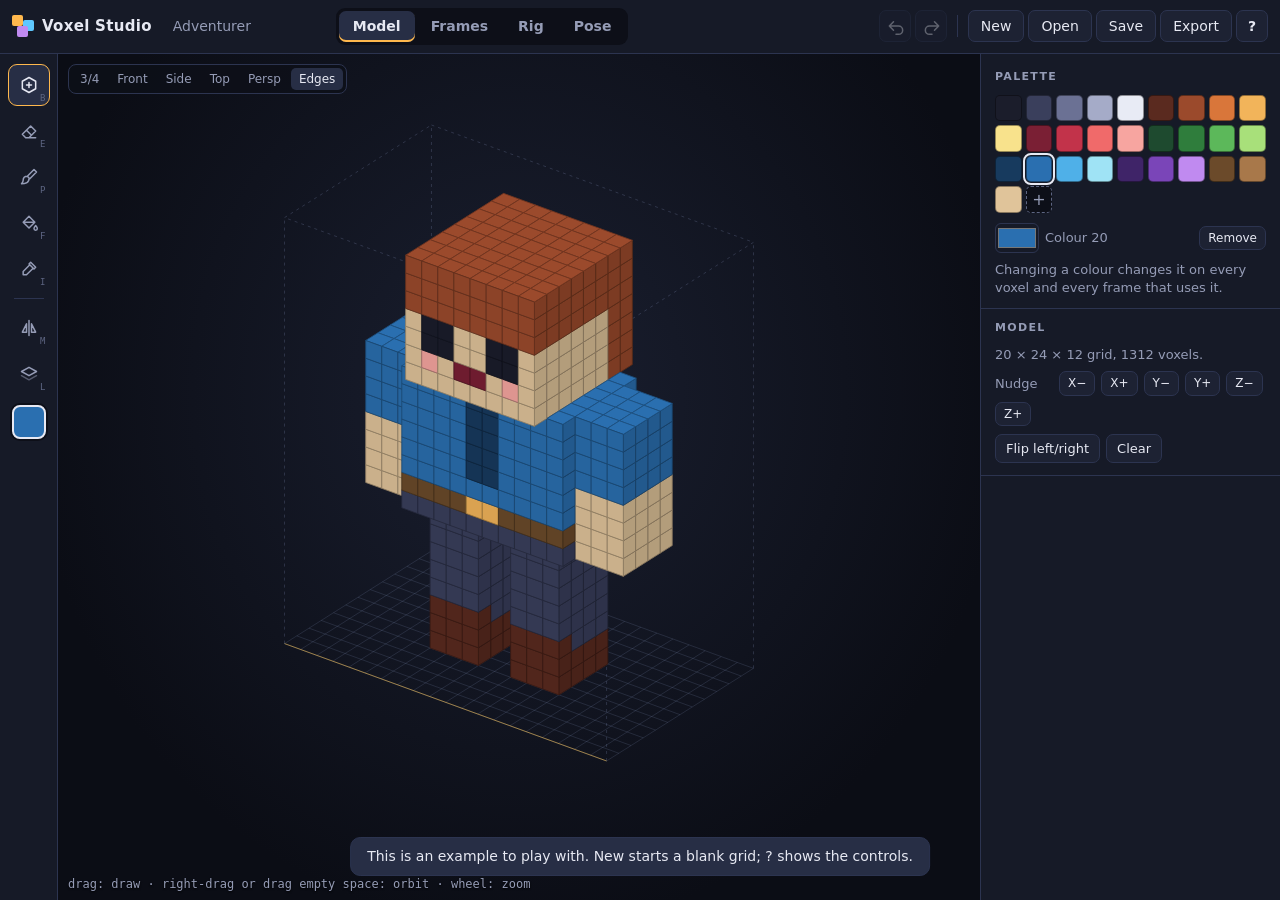
<file: voxel-studio/index.html>
<!doctype html>
<html lang="en">
<head>
<meta charset="utf-8">
<meta name="viewport" content="width=device-width, initial-scale=1, viewport-fit=cover">
<title>Voxel Studio</title>
<meta name="description" content="Build voxel models and animate them like pixel art, by hand or from bones.">
<link rel="stylesheet" href="css/style.css">
</head>
<body>
<div id="app">
  <header id="top">
    <div class="brand"><span class="logo" aria-hidden="true"><i></i><i></i><i></i></span><b>Voxel Studio</b></div>
    <input id="pname" aria-label="Project name" spellcheck="false" maxlength="60">
    <nav id="tabs" role="tablist">
      <button class="tab on" data-tab="model" title="Build the model (1)">Model</button>
      <button class="tab" data-tab="frames" title="Draw animations frame by frame (2)">Frames</button>
      <button class="tab" data-tab="rig" title="Add bones and give voxels to them (3)">Rig</button>
      <button class="tab" data-tab="pose" title="Pose the bones and bake voxel animations (4)">Pose</button>
    </nav>
    <div class="acts">
      <button class="ib" data-act="undo" title="Undo (Ctrl+Z)" aria-label="Undo"><svg viewBox="0 0 24 24"><path d="M9 7 4 12l5 5M4 12h11a5 5 0 0 1 0 10h-3"/></svg></button>
      <button class="ib" data-act="redo" title="Redo (Ctrl+Shift+Z)" aria-label="Redo"><svg viewBox="0 0 24 24"><path d="m15 7 5 5-5 5M20 12H9a5 5 0 0 0 0 10h3"/></svg></button>
      <span class="sep"></span>
      <button class="tb" data-act="new">New</button>
      <button class="tb" data-act="open">Open</button>
      <button class="tb" data-act="save">Save</button>
      <button class="tb" data-act="export">Export</button>
      <button class="ib" data-act="help" title="Controls" aria-label="Controls">?</button>
    </div>
  </header>
  <div id="tools"></div>
  <div id="stage">
    <canvas id="cv"></canvas>
    <div id="viewbar">
      <button data-view="iso" title="Three-quarter view">3/4</button>
      <button data-view="front" title="Front">Front</button>
      <button data-view="side" title="Side">Side</button>
      <button data-view="top" title="Top">Top</button>
      <button data-view="persp" class="tg" title="Perspective camera">Persp</button>
      <button data-view="edges" class="tg" title="Voxel outlines">Edges</button>
    </div>
    <div id="status"></div>
  </div>
  <aside id="panel"></aside>
  <footer id="timeline"></footer>
</div>
<div id="modal" hidden></div>
<div id="toast" role="status"></div>
<input type="file" id="file" accept=".json,application/json" hidden>

<script src="js/grid.js"></script>
<script src="js/rig.js"></script>
<script src="js/render.js"></script>
<script src="js/glb.js"></script>
<script src="js/demo.js"></script>
<script src="js/app.js"></script>
</body>
</html>
</file>
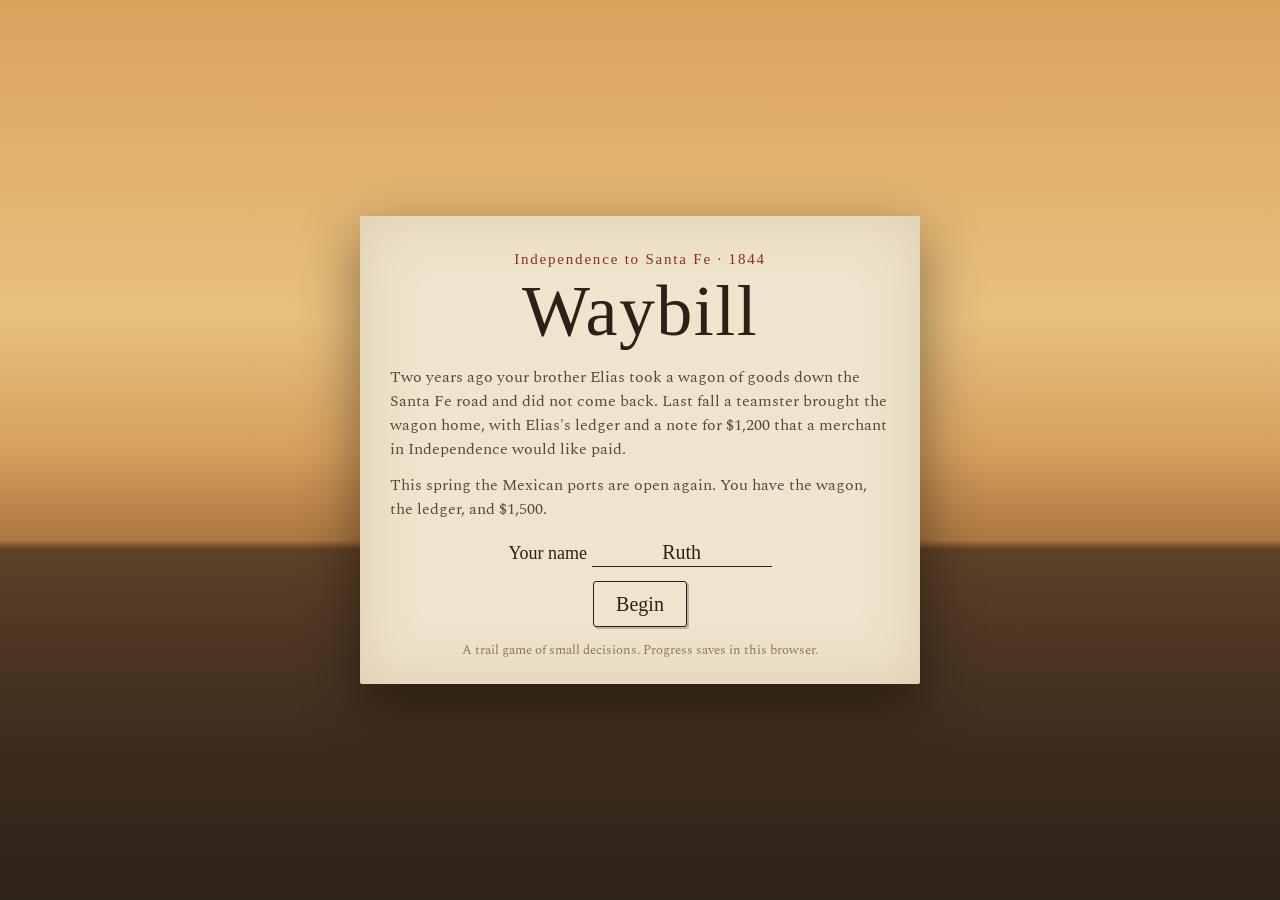
<file: waybill/index.html>
<!doctype html>
<html lang="en">
<head>
<meta charset="utf-8">
<meta name="viewport" content="width=device-width, initial-scale=1, viewport-fit=cover">
<meta name="description" content="Independence to Santa Fe, 1844. Take your missing brother's wagon down the trade road, and make every small decision count: what to buy, what to carry, what to leave behind.">
<meta name="theme-color" content="#2b2118">
<link rel="icon" href="data:image/svg+xml,<svg xmlns='http://www.w3.org/2000/svg' viewBox='0 0 100 100'><text y='.9em' font-size='90'>📜</text></svg>">
<title>Waybill</title>
<link rel="preconnect" href="https://fonts.googleapis.com">
<link rel="stylesheet" href="https://fonts.googleapis.com/css2?family=IM+Fell+English:ital@0;1&family=IM+Fell+English+SC&family=Spectral:ital,wght@0,400;0,600;1,400&family=Homemade+Apple&display=swap">
<link rel="stylesheet" href="css/style.css">
</head>
<body>

<div id="title" class="screen">
  <div class="title-card">
    <p class="kicker">Independence to Santa Fe &middot; 1844</p>
    <h1>Waybill</h1>
    <p class="lede">Two years ago your brother Elias took a wagon of goods down the Santa Fe road and did not come back. Last fall a teamster brought the wagon home, with Elias's ledger and a note for $1,200 that a merchant in Independence would like paid.</p>
    <p class="lede">This spring the Mexican ports are open again. You have the wagon, the ledger, and $1,500.</p>
    <label class="name">Your name <input id="nameIn" maxlength="20" value="Ruth" autocomplete="off"></label>
    <div class="title-btns">
      <button class="btn big" id="newBtn">Begin</button>
      <button class="btn big ghost" id="contBtn" hidden>Continue</button>
    </div>
    <p class="small">A trail game of small decisions. Progress saves in this browser.</p>
  </div>
</div>

<div id="app" hidden>
  <header id="top">
    <div class="tdate"><b id="date">May 14</b><small id="dayN">Day 1</small></div>
    <div class="tplace"><b id="place">Independence</b><small id="placeSub">Missouri</small></div>
    <div class="tmoney"><b id="money">$1,500</b><small>in hand</small></div>
    <button class="icon-btn" id="menuBtn" aria-label="Menu">&#9776;</button>
  </header>
  <main id="main">
    <section id="left">
      <div id="stage"><canvas id="cv"></canvas><div id="stageLabel"></div></div>
      <div id="gauges"></div>
      <div id="mapWrap" class="desk-only"></div>
    </section>
    <section id="right">
      <nav id="tabs">
        <button class="tab on" data-tab="trail">Trail</button>
        <button class="tab" data-tab="wagon">Wagon</button>
        <button class="tab" data-tab="party">Party</button>
        <button class="tab mob-only" data-tab="map">Map</button>
        <button class="tab" data-tab="ledger">Ledger<span class="dot" hidden></span></button>
      </nav>
      <div id="panel"></div>
    </section>
  </main>
</div>

<div class="overlay" id="ov" hidden><div class="sheet" id="sheet"></div></div>
<div id="toast"></div>

<script src="js/data.js"></script>
<script src="js/events.js"></script>
<script src="js/core.js"></script>
<script src="js/scene.js"></script>
<script src="js/ui.js"></script>
</body>
</html>
</file>
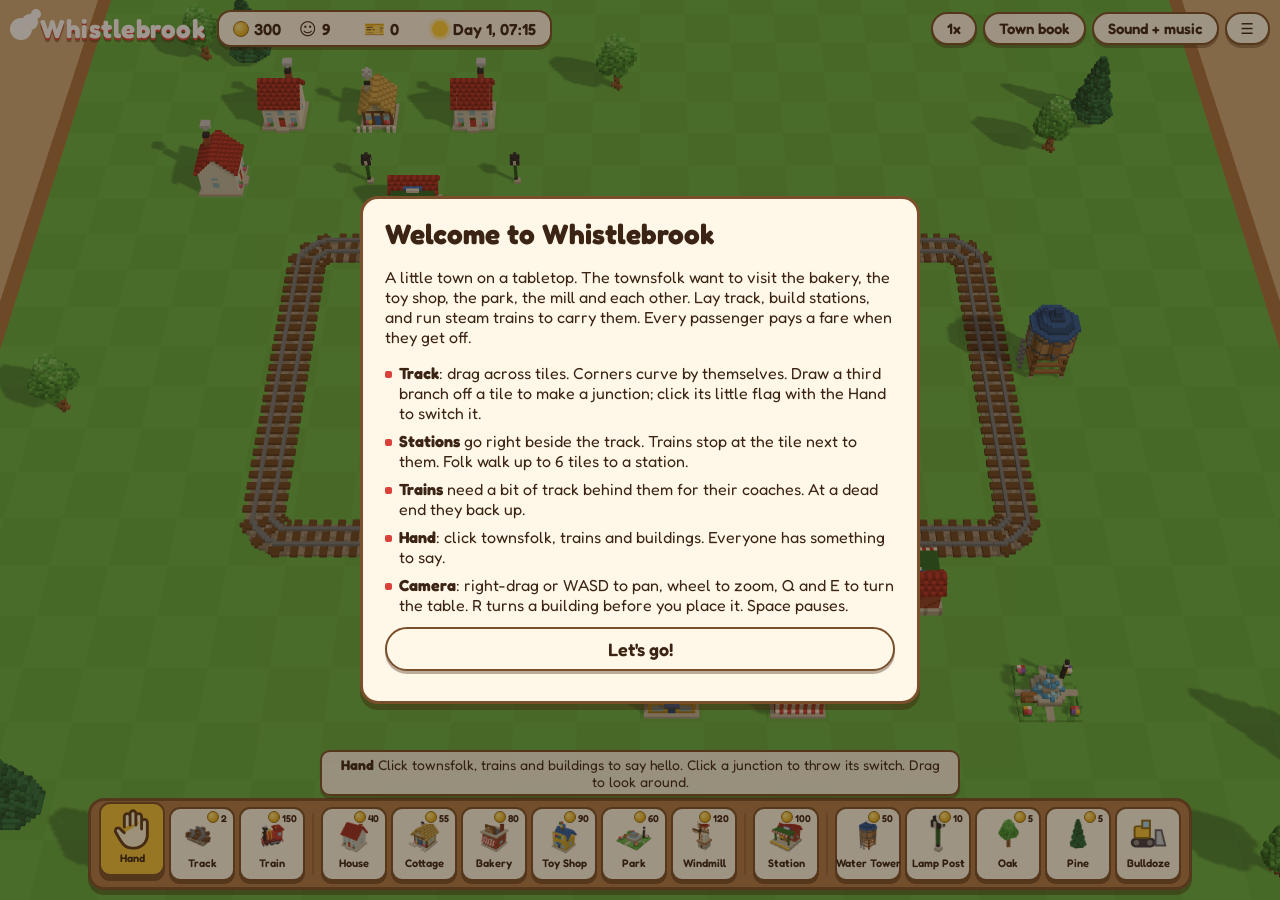
<file: whistlebrook/index.html>
<!doctype html>
<html lang="en">
<head>
  <meta charset="utf-8">
  <meta name="viewport" content="width=device-width, initial-scale=1, maximum-scale=1">
  <title>Whistlebrook</title>
  <meta name="description" content="Lay track, build a little town and run steam trains for its townsfolk.">
  <link rel="preconnect" href="https://fonts.googleapis.com">
  <link rel="stylesheet" href="https://fonts.googleapis.com/css2?family=Fredoka:wght@400;600;700&display=swap">
  <link rel="stylesheet" href="css/style.css">
  <script type="importmap">
    { "imports": { "three": "./vendor/three/build/three.module.js" } }
  </script>
</head>
<body>
  <canvas id="scene"></canvas>

  <header id="top">
    <div class="logo"><span class="puff"></span>Whistlebrook</div>
    <div class="stats">
      <div class="stat" title="Coins"><span class="coin"></span><b id="coins">0</b></div>
      <div class="stat" title="Townsfolk"><span class="ico">&#9786;</span><b id="pop">0</b></div>
      <div class="stat" title="Passengers carried"><span class="ico">&#127915;</span><b id="riders">0</b></div>
      <div class="stat clock" title="Day"><span id="sunmoon" class="sunmoon"></span><b id="day">Day 1</b></div>
    </div>
    <div class="buttons">
      <button id="speed" class="pill" title="Speed (Space pauses)">1x</button>
      <button id="book" class="pill" title="Town book: milestones">Town book</button>
      <button id="sound" class="pill" title="Sound">Sound on</button>
      <button id="menu" class="pill" title="New town, help">&#9776;</button>
    </div>
  </header>

  <nav id="tools"></nav>
  <div id="hint"></div>
  <div id="bubbles"></div>
  <div id="toasts"></div>
  <aside id="panel" hidden></aside>
  <div id="modal" hidden></div>

  <div id="loading"><div class="logo big"><span class="puff"></span>Whistlebrook</div><div class="bar"><i id="loadbar"></i></div><p id="loadmsg">Unpacking the toy box...</p></div>

  <script type="module" src="js/main.js"></script>
</body>
</html>
</file>
<file: deep-space/css/style.css>
[hidden]{display:none!important}
*{box-sizing:border-box}
:root{
  --void:#0a0c16; --slab:#151a2b; --slab-hi:#222a42; --line:#2b3350; --ink:#e6e9f2; --dim:#8f97b0; --faint:#5c6480;
  --o2:#5fe08a; --power:#ffd84a; --scrap:#ffb44a; --alloy:#c9d3e6; --ice:#5cc8ff; --data:#b48cff; --warn:#ff4d5e; --ember:#ff7a45;
  --display:"Chakra Petch", "Arial Narrow", system-ui, sans-serif;
  --body:"Barlow Semi Condensed", "Arial Narrow", system-ui, sans-serif;
  --mono:"IBM Plex Mono", ui-monospace, Menlo, Consolas, monospace;
  color-scheme: dark;
}
html,body{height:100%;margin:0;background:var(--void);color:var(--ink);font-family:var(--body);overflow:hidden;
  -webkit-user-select:none;user-select:none;-webkit-tap-highlight-color:transparent;touch-action:manipulation}
button{font:inherit;color:inherit}
#app{height:100%;display:flex;flex-direction:column;max-width:560px;margin:0 auto;
  padding:env(safe-area-inset-top,0px) max(10px, env(safe-area-inset-right,0px)) 0 max(10px, env(safe-area-inset-left,0px))}

/* ---------- HUD ---------- */
#hud{display:flex;flex-direction:column;gap:6px;padding:8px 0 6px}
.hrow{display:flex;align-items:center;gap:8px}
.sector{flex:1;min-width:0;line-height:1.1}
.sector b{font-family:var(--display);font-weight:600;font-size:18px;letter-spacing:.02em;display:block;white-space:nowrap;overflow:hidden;text-overflow:ellipsis}
.sector small{color:var(--dim);font-size:12px;letter-spacing:.08em;text-transform:uppercase}
.badge{display:flex;align-items:center;gap:6px;background:var(--slab);border:2px solid var(--slab-hi);border-radius:12px;padding:5px 10px 5px 8px;cursor:pointer;position:relative}
.badge .ring{width:28px;height:28px;border-radius:50%;display:grid;place-items:center;font-family:var(--display);font-weight:700;font-size:13px;
  background:conic-gradient(var(--data) calc(var(--p,0)*1%), #2a2f48 0)}
.badge .ring i{width:22px;height:22px;border-radius:50%;background:var(--slab);display:grid;place-items:center;font-style:normal}
.badge span{font-size:12px;color:var(--dim);line-height:1.1;text-align:left}
.badge span b{display:block;color:var(--ink);font-size:14px;font-family:var(--display)}
.badge .pip{position:absolute;top:-6px;right:-6px;min-width:20px;height:20px;border-radius:10px;background:var(--data);color:#1a1226;font-weight:700;font-size:12px;display:grid;place-items:center;padding:0 5px;box-shadow:0 0 10px var(--data)}
.icon-btn{width:40px;height:40px;border-radius:12px;background:var(--slab);border:2px solid var(--slab-hi);display:grid;place-items:center;cursor:pointer;font-size:18px;flex:none}
.air{flex:1;position:relative;height:26px;border-radius:9px;background:#1a2130;overflow:hidden;border:1px solid #26314a}
.air i{position:absolute;inset:0 auto 0 0;background:linear-gradient(90deg,#2f9c62,var(--o2));transition:width .3s}
.air.low i{background:linear-gradient(90deg,#9c2f3d,var(--warn));animation:pulse 1s infinite alternate}
.air span{position:absolute;inset:0;display:flex;align-items:center;justify-content:space-between;padding:0 9px;font-weight:600;font-size:14px;text-shadow:0 1px 2px #0008}
.air span em{font-style:normal;font-variant-numeric:tabular-nums;opacity:.9}
.pwr{display:flex;align-items:center;gap:5px;height:26px;padding:0 9px;border-radius:9px;background:#1f1d14;border:1px solid #3d3820;font-weight:700;font-variant-numeric:tabular-nums;color:var(--power);font-size:14px;white-space:nowrap}
.pwr.over{background:#2a1416;border-color:#5a2028;color:#ff8a94}
.pwr.oc{box-shadow:0 0 12px var(--power)}
#res{display:grid;grid-template-columns:repeat(4,1fr);gap:6px}
.chip{background:var(--slab);border-radius:10px;padding:4px 8px;min-width:0;line-height:1.15}
.chip b{display:flex;align-items:center;gap:4px;font-variant-numeric:tabular-nums;font-size:15px;white-space:nowrap}
.chip b i{font-style:normal;font-size:13px}
.chip small{display:block;font-size:11.5px;color:var(--dim);font-variant-numeric:tabular-nums;white-space:nowrap;overflow:hidden;text-overflow:ellipsis}
.chip.off{opacity:.25}
.chip.neg small{color:#ff8a94}

/* ---------- the field ---------- */
#stage{flex:1 1 40%;position:relative;min-height:170px;border-radius:16px;overflow:hidden;background:#05060c}
#cv{position:absolute;inset:0;width:100%;height:100%;touch-action:none;cursor:crosshair}
#hint{position:absolute;left:0;right:0;bottom:8px;text-align:center;color:#c9cfe2;font-size:14px;pointer-events:none;padding:0 12px;text-shadow:0 1px 3px #000;transition:opacity .4s}
#abil{position:absolute;right:8px;top:8px;display:flex;flex-direction:column;gap:22px}
.ab{width:52px;height:52px;border-radius:50%;border:2px solid var(--c);background:rgba(10,12,22,.75);display:grid;place-items:center;cursor:pointer;position:relative;
  color:var(--c);font-size:22px;backdrop-filter:blur(3px)}
.ab svg{position:absolute;inset:-2px;width:52px;height:52px;transform:rotate(-90deg);pointer-events:none}
.ab.wait{opacity:.55;color:var(--dim);border-color:var(--line)}
.ab.on{box-shadow:0 0 16px var(--c);background:rgba(30,30,40,.85)}
.ab small{position:absolute;bottom:-15px;left:50%;transform:translateX(-50%);font-size:11px;color:var(--dim);white-space:nowrap;font-variant-numeric:tabular-nums;text-shadow:0 1px 2px #000}

/* ---------- tabs and panel ---------- */
#tabs{display:grid;grid-template-columns:repeat(5,1fr);gap:4px;padding:8px 0 6px}
.tab{background:none;border:none;border-radius:10px;padding:6px 2px 5px;cursor:pointer;color:var(--dim);display:flex;flex-direction:column;align-items:center;gap:1px;position:relative;font-size:12.5px;letter-spacing:.04em}
.tab b{font-size:19px;line-height:1.1;font-weight:400;font-family:var(--display)}
.tab.on{background:var(--slab);color:var(--ink)}
.tab .dot{position:absolute;top:3px;right:calc(50% - 20px);width:9px;height:9px;border-radius:50%;background:var(--data);box-shadow:0 0 6px var(--data)}
.tab.locked{opacity:.3;pointer-events:none}
#panel{flex:1 1 48%;overflow-y:auto;overscroll-behavior:contain;padding:2px 0 max(16px, env(safe-area-inset-bottom,0px));min-height:0;
  -webkit-mask-image:linear-gradient(180deg,transparent,#000 8px);mask-image:linear-gradient(180deg,transparent,#000 8px)}
.sec{display:flex;flex-direction:column;gap:8px;padding-top:6px}
.sec h3{font-family:var(--display);font-weight:600;font-size:13px;letter-spacing:.14em;text-transform:uppercase;color:var(--dim);margin:8px 2px 0;display:flex;justify-content:space-between;align-items:center}
.card{background:var(--slab);border:2px solid var(--slab-hi);border-radius:14px;padding:10px 12px;display:flex;flex-direction:column;gap:7px}
.card.glow{border-color:var(--c, var(--data));box-shadow:0 0 0 1px var(--c, var(--data)) inset}
.card .top{display:flex;align-items:center;gap:10px}
.card .ic{width:36px;height:36px;flex:none;border-radius:10px;display:grid;place-items:center;font-size:19px;background:#0f1322;color:var(--c);border:1px solid var(--line)}
.card .nm{flex:1;min-width:0}
.card .nm b{font-family:var(--display);font-weight:600;font-size:17px;display:block;line-height:1.15}
.card .nm small{color:var(--dim);font-size:13.5px;font-variant-numeric:tabular-nums}
.card p{margin:0;color:var(--dim);font-size:14.5px;line-height:1.4}
.lv{font-family:var(--display);font-weight:700;font-size:15px;color:var(--dim);font-variant-numeric:tabular-nums}
.btn{background:var(--slab-hi);border:2px solid #313a5a;border-radius:12px;padding:9px 12px;cursor:pointer;font-weight:600;font-size:15.5px;display:flex;align-items:center;justify-content:center;gap:8px;flex-wrap:wrap;transition:transform .08s}
.btn:active{transform:scale(.97)}
.btn.primary{background:var(--c, var(--data));border-color:var(--c, var(--data));color:#141322}
.btn[disabled]{opacity:.45;cursor:default;transform:none}
.btn .gain{font-weight:400;font-size:13.5px;opacity:.85}
.costs{display:inline-flex;gap:8px;flex-wrap:wrap;font-variant-numeric:tabular-nums}
.cost{white-space:nowrap}
.cost.short{color:#ff8a94}
.btn.primary .cost.short{color:#7a1020}
.sw{width:46px;height:28px;border-radius:14px;background:#2a3048;border:none;position:relative;cursor:pointer;flex:none;transition:background .15s}
.sw::after{content:"";position:absolute;top:3px;left:3px;width:22px;height:22px;border-radius:50%;background:#7c84a0;transition:transform .15s, background .15s}
.sw.on{background:color-mix(in srgb, var(--c) 45%, #1a1f30)}
.sw.on::after{transform:translateX(18px);background:var(--c)}
.wren-off{color:#ff8a94;font-size:12.5px}
.seg{display:inline-flex;background:var(--slab);border-radius:9px;padding:2px;gap:2px}
.seg button{background:none;border:none;border-radius:7px;padding:3px 10px;font-size:12.5px;color:var(--dim);cursor:pointer;letter-spacing:.06em}
.seg button.on{background:var(--slab-hi);color:var(--ink)}
.pbar{height:8px;border-radius:4px;background:#232a40;overflow:hidden}
.pbar i{display:block;height:100%;background:var(--c, var(--data));transition:width .25s}
.stages{display:flex;flex-direction:column;gap:6px}
.stage{display:flex;align-items:center;gap:10px;font-size:15px}
.stage .ck{width:22px;height:22px;border-radius:50%;border:2px solid var(--line);display:grid;place-items:center;font-size:12px;flex:none}
.stage.done .ck{background:var(--ice);border-color:var(--ice);color:#0d1626}
.stage.done{color:var(--dim)}
.stage .grow{flex:1}
.note{color:var(--dim);font-size:14px;line-height:1.45;padding:0 4px}
.empty{color:var(--faint);text-align:center;padding:18px 10px;font-size:15px;line-height:1.45}
.shelf{display:grid;grid-template-columns:repeat(6,1fr);gap:6px}
.keep{aspect-ratio:1;border-radius:10px;background:var(--slab);border:1px solid var(--line);display:grid;place-items:center;font-size:22px;cursor:pointer}
.keep.none{opacity:.25;font-size:15px;color:var(--faint);cursor:default}
.entry{background:var(--slab);border-radius:12px;padding:10px 12px;border-left:3px solid var(--line)}
.entry.new{border-left-color:var(--data)}
.entry b{font-family:var(--display);font-weight:600;font-size:15px;display:block;margin-bottom:3px}
.entry p{margin:0;font-family:var(--mono);font-size:13px;line-height:1.55;color:#c3c9db}

/* ---------- overlays ---------- */
.overlay{position:fixed;inset:0;background:rgba(6,8,16,.88);display:flex;align-items:center;justify-content:center;z-index:20;overflow-y:auto;
  padding:max(16px, env(safe-area-inset-top,0px)) max(16px, env(safe-area-inset-right,0px)) max(16px, env(safe-area-inset-bottom,0px)) max(16px, env(safe-area-inset-left,0px))}
.panel{width:100%;max-width:420px;display:flex;flex-direction:column;gap:14px;margin:auto}
.panel h1{font-family:var(--display);font-weight:700;font-size:52px;margin:0;text-align:center;line-height:1;letter-spacing:.04em;
  background:linear-gradient(180deg,#f1f4ff 20%,#8fb8ff 70%,var(--data));-webkit-background-clip:text;background-clip:text;color:transparent;text-shadow:0 0 30px rgba(120,160,255,.25)}
.panel h2{font-family:var(--display);font-weight:600;font-size:28px;margin:0;text-align:center;text-wrap:balance}
.panel p{margin:0;color:var(--dim);text-align:center;line-height:1.5;font-size:16px}
.panel .btn{font-size:17px;padding:12px}
.panel .btn small{display:block;width:100%;font-weight:400;font-size:13px;opacity:.75}
.tag{font-size:13px;letter-spacing:.16em;text-transform:uppercase;color:var(--dim);text-align:center}
.row{display:flex;gap:10px} .row .btn{flex:1}
.gains{display:grid;grid-template-columns:1fr 1fr;gap:8px}
.gain-c{background:var(--slab);border-radius:12px;padding:9px 10px;text-align:center}
.gain-c b{display:block;font-family:var(--display);font-size:22px;font-variant-numeric:tabular-nums}
.gain-c span{font-size:12px;letter-spacing:.1em;text-transform:uppercase;color:var(--dim)}
.wren{font-family:var(--mono);font-size:13.5px;line-height:1.6;color:#c3c9db;background:var(--slab);border-radius:12px;padding:12px 14px;border-left:3px solid var(--data);text-align:left}
.wren b{display:block;font-family:var(--display);color:var(--ink);font-size:15px;margin-bottom:4px}
.howto{display:flex;flex-direction:column;gap:8px;font-size:15.5px;line-height:1.45;color:var(--dim)}
.howto div{background:var(--slab);border-radius:12px;padding:10px 12px}
.howto b{color:var(--ink)}
.stats{display:grid;grid-template-columns:1fr 1fr;gap:8px}
#toast{position:fixed;left:50%;top:calc(64px + env(safe-area-inset-top,0px));transform:translateX(-50%);z-index:30;pointer-events:none;max-width:calc(100% - 32px);
  background:var(--slab-hi);border:2px solid var(--data);border-radius:12px;padding:8px 16px;font-family:var(--display);font-weight:600;font-size:16px;text-align:center;
  opacity:0;transition:opacity .25s, transform .25s}
#toast.show{opacity:1;transform:translateX(-50%) translateY(6px)}

/* ---------- the constellation ---------- */
#tree{position:fixed;inset:0;z-index:25;background:radial-gradient(900px 700px at 50% 40%, #151a33, #070810 70%);display:flex;flex-direction:column}
#tree header{display:flex;align-items:center;gap:10px;padding:max(10px, env(safe-area-inset-top,0px)) 12px 8px;max-width:1100px;width:100%;margin:0 auto}
#tree header .t{flex:1}
#tree header .t b{font-family:var(--display);font-size:22px;font-weight:600;display:block;line-height:1.1}
#tree header .t small{color:var(--dim);font-size:13.5px}
#tree header .pts{font-family:var(--display);font-weight:700;font-size:15px;color:var(--data);background:#1b1530;border:1px solid #3c2f66;border-radius:10px;padding:6px 10px;white-space:nowrap}
#tview{flex:1;overflow:auto;position:relative;overscroll-behavior:contain;touch-action:pan-x pan-y}
#tinner{position:relative;transform-origin:0 0}
#tinner svg{position:absolute;inset:0;overflow:visible;pointer-events:none}
.node{position:absolute;width:46px;height:46px;margin:-23px 0 0 -23px;border-radius:50%;border:2px solid #343c5c;background:#10142a;cursor:pointer;display:grid;place-items:center;padding:0;
  font-family:var(--display);font-weight:700;font-size:13px;color:var(--faint);transition:transform .1s, box-shadow .2s}
.node:active{transform:scale(.92)}
.node.cap{width:58px;height:58px;margin:-29px 0 0 -29px;border-radius:14px;transform:rotate(45deg)}
.node.cap > *{transform:rotate(-45deg)}
.node.cap:active{transform:rotate(45deg) scale(.92)}
.node.avail{border-color:var(--c);color:var(--c);box-shadow:0 0 0 3px color-mix(in srgb, var(--c) 18%, transparent);animation:breathe 2.4s ease-in-out infinite}
.node.some{border-color:var(--c);background:color-mix(in srgb, var(--c) 30%, #10142a);color:#fff}
.node.full{border-color:var(--c);background:var(--c);color:#12101e;box-shadow:0 0 14px var(--c)}
.node.sel{outline:2px solid #fff;outline-offset:3px}
.node .rk{font-size:12px}
.nlabel{position:absolute;transform:translate(-50%,0);font-size:11.5px;line-height:1.15;color:var(--faint);text-align:center;width:84px;pointer-events:none;text-shadow:0 1px 3px #000, 0 0 6px #000}
.nlabel.lit{color:#cfd5e8}
.core{position:absolute;width:76px;height:76px;margin:-38px 0 0 -38px;border-radius:50%;background:radial-gradient(circle at 40% 35%, #fff 0, #cfe0ff 18%, #6a7cff 45%, #1d2350 72%);box-shadow:0 0 40px #5a6cff88;display:grid;place-items:center;
  font-family:var(--display);font-weight:700;color:#0d1030;font-size:13px;text-align:center;line-height:1.1}
.blabel{position:absolute;transform:translate(-50%,-50%);font-family:var(--display);font-weight:600;font-size:12.5px;letter-spacing:.18em;text-transform:uppercase;white-space:nowrap;pointer-events:none;opacity:.8}
#tsheet{background:var(--slab);border-top:2px solid var(--c, var(--slab-hi));padding:12px 14px max(14px, env(safe-area-inset-bottom,0px));display:flex;flex-direction:column;gap:8px;max-width:620px;width:100%;margin:0 auto;border-radius:16px 16px 0 0}
#tsheet .hd{display:flex;align-items:baseline;gap:8px}
#tsheet .hd b{font-family:var(--display);font-size:20px;font-weight:600;flex:1}
#tsheet .hd span{color:var(--dim);font-size:13px;letter-spacing:.1em;text-transform:uppercase}
#tsheet .ef{font-size:15px;line-height:1.4}
#tsheet .ef div{color:var(--dim)} #tsheet .ef div b{color:var(--ink);font-weight:600}
#tsheet .why{color:#ff9aa3;font-size:14px}

@keyframes pulse{from{opacity:.75}to{opacity:1}}
@keyframes breathe{50%{box-shadow:0 0 0 6px color-mix(in srgb, var(--c) 10%, transparent)}}
@media (prefers-reduced-motion: reduce){ .node.avail,.air.low i{animation:none} #toast,.btn,.air i{transition:none} }

/* Wide screens: field on the left, panel on the right. */
@media (min-width: 900px) and (min-aspect-ratio: 5/4){
  #app{max-width:1180px;display:grid;grid-template-columns:minmax(0,1.25fr) minmax(360px,1fr);grid-template-rows:auto 1fr;column-gap:18px;padding-bottom:14px}
  #hud{grid-column:1 / -1}
  #stage{grid-column:1;grid-row:2;margin-bottom:0}
  #side{grid-column:2;grid-row:2;display:flex;flex-direction:column;min-height:0}
  #tabs{padding-top:0}
}
#side{display:contents}
@media (min-width: 900px) and (min-aspect-ratio: 5/4){ #side{display:flex} }
</file>
<file: faraday/css/style.css>
:root {
  --bg: #0b0d12;
  --panel: rgb(16, 19, 26);
  --ui: 1;
  --panel-lite: rgba(12, 14, 20, 0.72);
  --line: #2a303c;
  --text: #e7e3d8;
  --dim: #9a9688;
  --amber: #e9b44c;
  --red: #e5574a;
  --green: #79c26a;
  --blue: #6fb3d9;
  --mono: "IBM Plex Mono", ui-monospace, monospace;
  --head: "Chakra Petch", system-ui, sans-serif;
}
* { box-sizing: border-box; }
html, body { margin: 0; height: 100%; overflow: hidden; background: var(--bg); color: var(--text); font: 14px/1.45 "IBM Plex Sans", system-ui, sans-serif; }
canvas#view { position: fixed; inset: 0; width: 100vw; height: 100vh; display: block; cursor: crosshair; }
[hidden] { display: none !important; }
button { font: inherit; color: inherit; }

/* Screens */
.screen { position: fixed; inset: 0; display: grid; place-items: center; z-index: 20; padding: 16px;
  background: radial-gradient(700px 520px at 50% 45%, rgba(7, 8, 12, 0.88), rgba(7, 8, 12, 0.55) 70%, rgba(7, 8, 12, 0.35)); }
.screen.dim { background: rgba(5, 6, 10, 0.72); backdrop-filter: blur(2px); }
.title-card { max-width: 620px; text-align: center; }
.title-card.small-card { background: var(--panel); border: 1px solid var(--line); border-radius: 10px; padding: 28px 36px; }
.kicker { font-family: var(--mono); color: var(--amber); letter-spacing: 0.18em; text-transform: uppercase; font-size: 12px; margin: 0 0 10px; }
h1 { font-family: var(--head); font-size: clamp(42px, 7vw, 76px); margin: 0 0 18px; letter-spacing: 0.04em; text-transform: uppercase; line-height: 1;
  text-shadow: 0 0 24px rgba(233, 180, 76, 0.25); }
h1.red { color: var(--red); text-shadow: 0 0 24px rgba(229, 87, 74, 0.35); }
h2 { font-family: var(--head); margin: 0; font-size: 18px; letter-spacing: 0.06em; text-transform: uppercase; }
h3 { font-family: var(--head); margin: 0 0 8px; font-size: 14px; letter-spacing: 0.06em; text-transform: uppercase; color: var(--amber); }
.lede { color: #cfc9ba; margin: 0 0 12px; text-align: left; }
.small { color: var(--dim); font-size: 12px; }
.title-btns { display: flex; gap: 12px; justify-content: center; margin: 24px 0 12px; }
.title-btns.col { flex-direction: column; margin-top: 18px; }
.btn { background: var(--amber); color: #1a1408; border: 0; border-radius: 6px; padding: 8px 16px; cursor: pointer; font-weight: 600; }
.btn:hover { filter: brightness(1.1); }
.btn.big { padding: 12px 28px; font-size: 16px; font-family: var(--head); letter-spacing: 0.06em; text-transform: uppercase; }
.btn.ghost { background: transparent; color: var(--text); border: 1px solid var(--line); }
.btn.ghost:hover { border-color: var(--amber); }
.btn:disabled { opacity: 0.4; cursor: default; filter: none; }
.link { background: none; border: 0; color: var(--amber); cursor: pointer; text-decoration: underline; }
.deathstats { display: grid; grid-template-columns: repeat(3, 1fr); gap: 10px; margin: 18px 0; }
.deathstats div { background: var(--panel-lite); border: 1px solid var(--line); border-radius: 8px; padding: 10px; }
.deathstats b { display: block; font-family: var(--head); font-size: 24px; color: var(--amber); }

/* HUD */
#hud { position: fixed; inset: 0; pointer-events: none; z-index: 5; }
.panel-lite { background: var(--panel-lite); border: 1px solid rgba(255, 255, 255, 0.06); border-radius: 8px; backdrop-filter: blur(3px); }
#clock { position: absolute; left: 16px; top: 16px; padding: 10px 14px; min-width: 210px; }
#clock .day { font-family: var(--head); font-size: 20px; letter-spacing: 0.06em; text-transform: uppercase; }
#clock .date { font-family: var(--mono); color: var(--dim); font-size: 12px; }
#clock .cond { font-size: 12px; margin-top: 4px; color: #c9c3b4; }
#stats { position: absolute; left: 16px; bottom: 16px; padding: 10px 12px; width: 250px; }
.bar { display: grid; grid-template-columns: 56px 1fr; align-items: center; gap: 8px; margin: 3px 0; }
.bar .lbl { font-size: 11px; color: var(--dim); text-transform: uppercase; letter-spacing: 0.08em; }
.bar .track { height: 8px; background: rgba(255, 255, 255, 0.08); border-radius: 4px; overflow: hidden; }
.bar .track i { display: block; height: 100%; width: 50%; background: var(--green); border-radius: 4px; transition: width 0.3s; }
.bar[data-k="hp"] .track i { background: #d65a4a; }
.bar[data-k="thirst"] .track i { background: var(--blue); }
.bar[data-k="hunger"] .track i { background: #d7a24a; }
.bar[data-k="rest"] .track i { background: #9b8bd6; }
.bar[data-k="endurance"] .track i { background: #cfcfc4; }
.bar.low .lbl { color: var(--red); }
.bar.low .track i { animation: pulse 1s infinite; }
@keyframes pulse { 50% { opacity: 0.45; } }
#chips { display: flex; flex-wrap: wrap; gap: 4px; margin-top: 6px; }
.chip { font-size: 11px; padding: 1px 7px; border-radius: 10px; background: rgba(255, 255, 255, 0.08); }
.chip.bad { background: rgba(229, 87, 74, 0.25); color: #ffb3aa; }
.chip.warn { background: rgba(233, 180, 76, 0.2); color: #f3d79b; }
.chip.good { background: rgba(121, 194, 106, 0.2); color: #bfe8b4; }
#hand { position: absolute; left: 50%; bottom: 16px; transform: translateX(-50%); display: flex; gap: 6px; padding: 6px; }
.slot { min-width: 110px; padding: 6px 10px; border-radius: 6px; background: rgba(255, 255, 255, 0.05); font-size: 12px; }
.slot .k { color: var(--dim); font-size: 10px; text-transform: uppercase; letter-spacing: 0.08em; }
.slot .v { font-weight: 600; white-space: nowrap; }
.slot .dur { height: 3px; background: rgba(255, 255, 255, 0.1); margin-top: 4px; border-radius: 2px; overflow: hidden; }
.slot .dur i { display: block; height: 100%; background: var(--amber); }
#prompt { position: absolute; left: 50%; bottom: 92px; transform: translateX(-50%); background: rgba(8, 9, 12, 0.8); border: 1px solid var(--line); border-radius: 6px; padding: 6px 12px; font-size: 13px; white-space: nowrap; }
#prompt kbd, .ctxmenu kbd { font-family: var(--mono); background: var(--amber); color: #1a1408; border-radius: 3px; padding: 0 5px; margin-right: 6px; font-weight: 600; }
#prompt .no { color: var(--dim); }
#log { position: absolute; right: 16px; bottom: 56px; width: 380px; display: flex; flex-direction: column; gap: 3px; align-items: flex-end; }
#log div { background: rgba(8, 9, 12, 0.7); padding: 3px 10px; border-radius: 5px; font-size: 13px; transition: opacity 1s; max-width: 100%; }
#log .story { color: #f0e2bf; font-style: italic; }
#log .hint { color: var(--amber); }
#log .warn { color: #f3c77a; }
#log .bad { color: #ff9c90; }
#log .good { color: #b9e6ab; }
#log .dim { color: var(--dim); }
#keys { position: absolute; right: 16px; bottom: 16px; padding: 6px 10px; font-size: 12px; color: var(--dim); }
#keys b { font-family: var(--mono); color: var(--text); background: rgba(255, 255, 255, 0.08); padding: 0 5px; border-radius: 3px; margin-left: 6px; }
.alert { position: absolute; left: 50%; top: 18px; transform: translateX(-50%); font-family: var(--head); letter-spacing: 0.12em; text-transform: uppercase; font-size: 15px; padding: 6px 16px; border-radius: 6px; }
.alert.hunted { background: rgba(160, 30, 24, 0.75); color: #ffe0dc; animation: pulse 0.9s infinite; }
.alert.heard { background: rgba(140, 100, 20, 0.7); color: #fff0cf; }
.alert.jammed { background: rgba(30, 110, 60, 0.7); color: #dfffe7; }
.alert.sleep { background: rgba(40, 50, 100, 0.75); color: #dfe6ff; }

/* Panels */
.panel { position: fixed; z-index: 10; background: var(--panel); border: 1px solid var(--line); border-radius: 10px; box-shadow: 0 20px 50px rgba(0, 0, 0, 0.5); display: flex; flex-direction: column; }
.panel header { display: flex; align-items: center; gap: 10px; padding: 12px 14px; border-bottom: 1px solid var(--line); }
.panel header .wt, .panel header .hint { color: var(--dim); font-size: 12px; font-family: var(--mono); }
.panel header .x { margin-left: auto; background: none; border: 0; font-size: 22px; line-height: 1; cursor: pointer; color: var(--dim); }
.panel header .x:hover { color: var(--text); }
.panel footer { padding: 10px 14px; border-top: 1px solid var(--line); display: flex; gap: 10px; align-items: center; }
.panel .hint { color: var(--dim); font-size: 12px; }
.side { top: 16px; bottom: 16px; width: 340px; max-height: calc(100vh / var(--ui) - 32px); }
.side.right { right: 16px; }
.side.left { left: auto; right: 372px; width: 320px; top: 16px; bottom: auto; max-height: calc(100vh / var(--ui) - 32px); }
.center { left: 50%; top: 50%; transform: translate(-50%, -50%); width: min(760px, calc(100vw - 32px)); max-height: calc(100vh / var(--ui) - 32px); }
.center.wide { width: min(1100px, calc(100vw - 32px)); }
.list { overflow-y: auto; padding: 6px; flex: 1; min-height: 60px; }
.cat { font-size: 10px; text-transform: uppercase; letter-spacing: 0.12em; color: var(--dim); padding: 8px 8px 2px; }
.item { display: flex; align-items: center; gap: 8px; padding: 5px 8px; border-radius: 5px; cursor: pointer; user-select: none; }
.item:hover { background: rgba(255, 255, 255, 0.06); }
.item.sel { background: rgba(233, 180, 76, 0.15); }
.item .n { font-family: var(--mono); color: var(--dim); font-size: 12px; min-width: 24px; }
.item .nm { flex: 1; }
.item .tag { font-size: 10px; color: #1a1408; background: var(--amber); border-radius: 3px; padding: 0 5px; }
.item .w { font-family: var(--mono); color: var(--dim); font-size: 11px; }
.item .meter { width: 36px; height: 4px; background: rgba(255, 255, 255, 0.1); border-radius: 2px; overflow: hidden; }
.item .meter i { display: block; height: 100%; background: var(--amber); }
.empty { color: var(--dim); padding: 16px; text-align: center; font-style: italic; }
.equip { display: grid; grid-template-columns: repeat(3, 1fr); gap: 6px; padding: 8px 10px 0; }
.equip div { font-size: 11px; background: rgba(255, 255, 255, 0.04); border-radius: 5px; padding: 5px 7px; }
.equip span { display: block; color: var(--dim); font-size: 10px; text-transform: uppercase; letter-spacing: 0.08em; }
.detail { border-top: 1px solid var(--line); padding: 10px 14px; min-height: 110px; }
.detail .desc { color: #c9c3b4; font-size: 13px; margin: 4px 0 8px; }
.detail .acts { display: flex; flex-wrap: wrap; gap: 6px; }
.detail .acts button { font-size: 12px; padding: 5px 10px; }
.recipes { overflow-y: auto; padding: 10px; display: grid; grid-template-columns: repeat(auto-fill, minmax(220px, 1fr)); gap: 8px; }
.recipe { border: 1px solid var(--line); border-radius: 8px; padding: 10px; display: flex; flex-direction: column; gap: 6px; }
.recipe.ok { border-color: rgba(121, 194, 106, 0.45); }
.recipe .nm { font-weight: 600; }
.recipe .desc { color: var(--dim); font-size: 12px; }
.recipe ul { margin: 0; padding: 0; list-style: none; font-size: 12px; font-family: var(--mono); }
.recipe li.miss { color: #ff9c90; }
.recipe li.have { color: #b9e6ab; }
.recipe button { align-self: flex-start; margin-top: auto; }
.mapwrap { overflow: auto; padding: 10px; flex: 1; min-height: 0; height: calc(100vh / var(--ui) - 150px); background: #07080c; position: relative; border-radius: 0 0 10px 10px; }
#mapCanvas { display: block; }
.helpbody { overflow-y: auto; padding: 14px 18px; }
.helpbody .cols { display: grid; grid-template-columns: repeat(auto-fit, minmax(210px, 1fr)); gap: 20px; }
.helpbody p { margin: 0 0 8px; color: #cfc9ba; font-size: 13px; }
table.keys { border-collapse: collapse; font-size: 13px; }
table.keys td { padding: 2px 8px 2px 0; vertical-align: top; }
table.keys td:first-child { font-family: var(--mono); color: var(--amber); white-space: nowrap; }
.ctxmenu { position: fixed; z-index: 30; background: var(--panel); border: 1px solid var(--line); border-radius: 8px; padding: 4px; min-width: 200px; box-shadow: 0 10px 30px rgba(0, 0, 0, 0.5); }
.ctxmenu button { display: block; width: 100%; text-align: left; background: none; border: 0; padding: 6px 10px; border-radius: 5px; cursor: pointer; font-size: 13px; }
.ctxmenu button:hover:not(:disabled) { background: rgba(233, 180, 76, 0.18); }
.ctxmenu button:disabled { color: var(--dim); cursor: default; }
.ctxmenu button small { display: block; color: var(--dim); font-size: 11px; }
.ctxmenu .title { font-size: 11px; color: var(--dim); padding: 4px 10px; text-transform: uppercase; letter-spacing: 0.1em; }

/* ---------- Menus ---------- */
.menu-layout { display: grid; grid-template-columns: minmax(320px, 460px) minmax(280px, 400px); gap: clamp(32px, 8vw, 120px); align-items: center; max-width: 1100px; width: 100%; }
.brand { text-align: left; }
.brand h1 { font-size: clamp(56px, 8vw, 96px); line-height: 0.92; margin-bottom: 14px; }
.tagline { color: #cfc9ba; font-size: 16px; margin: 0 0 28px; }
.menu { display: flex; flex-direction: column; gap: 4px; margin-bottom: 22px; max-width: 360px; }
.mi { display: flex; flex-direction: column; align-items: flex-start; text-align: left; background: none; border: 0; border-left: 2px solid transparent; padding: 8px 14px; cursor: pointer; transition: background 0.15s, border-color 0.15s, padding 0.15s; border-radius: 0 6px 6px 0; }
.mi span { font-family: var(--head); font-size: 20px; letter-spacing: 0.08em; text-transform: uppercase; }
.mi small { color: var(--dim); font-size: 12px; }
.mi:hover, .mi:focus-visible { background: rgba(233, 180, 76, 0.1); border-left-color: var(--amber); padding-left: 20px; outline: none; }
.mi:hover span { color: var(--amber); }
#contBtn span { color: var(--amber); }
.notice { background: rgba(10, 14, 20, 0.86); border: 1px solid #23394a; border-radius: 10px; padding: 18px 20px; box-shadow: 0 0 40px rgba(79, 227, 255, 0.06); min-height: 220px; display: flex; flex-direction: column; }
.notice-head { display: flex; align-items: center; gap: 8px; font-family: var(--mono); font-size: 11px; letter-spacing: 0.14em; text-transform: uppercase; color: #7fd6ee; margin-bottom: 12px; }
.notice-head .dot { width: 8px; height: 8px; border-radius: 50%; background: #4fe3ff; box-shadow: 0 0 10px #4fe3ff; animation: pulse 2s infinite; }
.notice.dot-on .notice-head { color: #f3c77a; }
.notice.dot-on .notice-head .dot { background: #e9b44c; box-shadow: 0 0 10px #e9b44c; }
.notice p { margin: 0; color: #d9e6ea; font-size: 15px; line-height: 1.55; flex: 1; transition: opacity 0.6s; }
.notice.dot-on p { color: #f0e2bf; font-style: italic; }
.notice-foot { font-family: var(--mono); font-size: 11px; color: var(--dim); margin-top: 12px; }
h2.big { font-size: 34px; margin: 0 0 14px; }

.newlife { display: grid; grid-template-columns: minmax(280px, 420px) minmax(360px, 560px); gap: 48px; max-width: 1080px; width: 100%; align-items: start; max-height: calc(100vh / var(--ui) - 32px); overflow-y: auto; padding: 8px; }
.newlife .story p { color: #cfc9ba; margin: 0 0 12px; }
.newlife .story b { color: var(--text); }
.who .name { display: flex; flex-direction: column; gap: 4px; font-size: 11px; color: var(--dim); text-transform: uppercase; letter-spacing: 0.12em; margin-bottom: 18px; }
.who .name input { font: 600 20px var(--head); letter-spacing: 0.04em; background: rgba(255, 255, 255, 0.05); border: 1px solid var(--line); border-radius: 6px; color: var(--text); padding: 8px 12px; outline: none; }
.who .name input:focus { border-color: var(--amber); }
.occs { display: grid; grid-template-columns: repeat(3, 1fr); gap: 8px; }
.occ { background: rgba(255, 255, 255, 0.04); border: 1px solid var(--line); border-radius: 8px; padding: 10px; cursor: pointer; text-align: left; display: flex; flex-direction: column; gap: 4px; min-height: 76px; }
.occ:hover { border-color: #5a4c2c; }
.occ.on { border-color: var(--amber); background: rgba(233, 180, 76, 0.1); }
.occ .ic { font-size: 22px; line-height: 1; }
.occ .nm { font-weight: 600; font-size: 13px; }
.occ-detail { margin: 14px 0 0; padding: 12px 14px; border-left: 2px solid var(--amber); background: rgba(255, 255, 255, 0.03); border-radius: 0 6px 6px 0; min-height: 92px; }
.occ-detail .bl { font-style: italic; color: #e6dcc2; margin: 0 0 6px; }
.occ-detail .pk { color: #b9e6ab; font-size: 13px; margin: 0; }
.title-btns.left { justify-content: flex-start; }
.memorial { width: min(720px, 100%); text-align: center; }
.memlist { text-align: left; max-height: calc(60vh / var(--ui)); overflow-y: auto; display: flex; flex-direction: column; gap: 6px; }
.mem { display: grid; grid-template-columns: 1fr auto; gap: 2px 12px; background: var(--panel-lite); border: 1px solid var(--line); border-radius: 8px; padding: 10px 14px; }
.mem b { font-family: var(--head); font-size: 17px; letter-spacing: 0.04em; }
.mem .d { color: var(--amber); font-family: var(--mono); font-size: 13px; text-align: right; }
.mem .c { color: var(--dim); font-size: 13px; grid-column: 1 / -1; }
.mem.won b { color: #b9e6ab; }

/* Pause, end screens */
.pausecard, .endcard { background: var(--panel); border: 1px solid var(--line); border-radius: 12px; padding: 26px 32px; width: min(460px, 100%); text-align: center; }
.endcard { width: min(620px, 100%); }
.who-sum { font-family: var(--head); font-size: 22px; letter-spacing: 0.04em; }
.who-sum small { display: block; font-family: var(--mono); font-size: 12px; color: var(--dim); letter-spacing: 0; margin-top: 2px; }
.pstats { display: grid; grid-template-columns: repeat(3, 1fr); gap: 8px; margin: 16px 0 4px; }
.pstats div { background: rgba(255, 255, 255, 0.04); border-radius: 6px; padding: 8px; font-size: 11px; color: var(--dim); text-transform: uppercase; letter-spacing: 0.06em; }
.pstats b { display: block; font-family: var(--head); font-size: 20px; color: var(--text); letter-spacing: 0; text-transform: none; }
h1.green { color: #9fdc8c; text-shadow: 0 0 24px rgba(121, 194, 106, 0.35); }
.epitaph { font-style: italic; color: #cfc9ba; }

/* Journal */
.tabs { display: flex; gap: 2px; margin-left: 14px; }
.tabs button { background: none; border: 0; border-bottom: 2px solid transparent; padding: 4px 12px; cursor: pointer; color: var(--dim); font-size: 13px; }
.tabs button.on { color: var(--text); border-bottom-color: var(--amber); }
.tabs button .ct { font-family: var(--mono); font-size: 11px; color: var(--dim); margin-left: 4px; }
.jbody { display: grid; grid-template-columns: 260px 1fr; min-height: 0; height: min(620px, calc(100vh / var(--ui) - 120px)); }
.jlist { border-right: 1px solid var(--line); overflow-y: auto; padding: 6px; }
.jlist .je { padding: 7px 10px; border-radius: 5px; cursor: pointer; font-size: 13px; }
.jlist .je small { display: block; color: var(--dim); font-size: 11px; }
.jlist .je:hover { background: rgba(255, 255, 255, 0.05); }
.jlist .je.on { background: rgba(233, 180, 76, 0.14); }
.jlist .je.locked { color: #5d5a52; cursor: default; }
.jread { overflow-y: auto; padding: 22px 28px; }
.jread .paper { margin: 0 auto; }
.jcount { color: var(--dim); font-size: 12px; padding: 6px 10px; font-family: var(--mono); }

/* Paper documents */
.paper { background: #e9e1cc; color: #2a241a; width: min(560px, 100%); padding: 26px 30px 18px; border-radius: 3px; box-shadow: 0 20px 60px rgba(0, 0, 0, 0.6), inset 0 0 60px rgba(120, 90, 40, 0.25); transform: rotate(-0.6deg); text-align: left; max-height: calc(100vh - 40px); overflow-y: auto; font-family: "IBM Plex Sans", sans-serif; }
.paper h3 { color: #2a241a; font-family: var(--head); font-size: 20px; text-transform: none; letter-spacing: 0.02em; margin: 0 0 12px; }
.paper-from { font-family: var(--mono); font-size: 11px; text-transform: uppercase; letter-spacing: 0.12em; color: #7a6a4a; margin-bottom: 4px; }
.paper-body { white-space: pre-wrap; font-size: 14.5px; line-height: 1.6; }
.paper-note { font-style: italic; color: #6a5636; margin-top: 12px; font-size: 13px; }
.paper .btn { background: #2a241a; color: #e9e1cc; }
.paper.radio { background: #121820; color: #d9e6ea; transform: none; box-shadow: 0 20px 60px rgba(0, 0, 0, 0.6), 0 0 0 1px #23394a; }
.paper.radio h3 { color: #d9e6ea; }
.paper.radio .paper-from { color: #7fd6ee; }
.paper.radio .seg { margin: 0 0 16px; }
.paper.radio .seg .who { font-family: var(--mono); font-size: 11px; letter-spacing: 0.12em; text-transform: uppercase; margin-bottom: 4px; }
.paper.radio .seg.h .who { color: #7fd6ee; }
.paper.radio .seg.d .who { color: #f3c77a; }
.paper.radio .seg.d p { color: #f0e2bf; font-style: italic; }
.paper.radio .seg p { margin: 0; line-height: 1.6; }
.paper.radio .btn { background: var(--amber); color: #1a1408; }
.paper.guide { background: #151a22; color: #d9e6ea; transform: none; }
.paper.guide h3 { color: #d9e6ea; }
.paper.guide .paper-from { color: #ff8a7a; }
.paper.guide .tip { color: #f3c77a; margin-top: 12px; font-size: 13px; }

/* Settings */
.panel.center.narrow { width: min(420px, calc(100vw - 32px)); }
.setbody { padding: 14px 18px 18px; display: flex; flex-direction: column; gap: 12px; }
.setbody .row { display: flex; align-items: center; justify-content: space-between; gap: 12px; font-size: 14px; }
.setbody .row.check { justify-content: flex-start; }
.setbody input[type=range] { width: 200px; accent-color: var(--amber); }
.setbody input[type=checkbox] { accent-color: var(--amber); width: 16px; height: 16px; }

/* Bag icons and craft groups */
.item .ic { width: 22px; text-align: center; font-size: 15px; }
.wbar { height: 4px; background: rgba(255, 255, 255, 0.08); margin: 8px 14px 0; border-radius: 2px; overflow: hidden; }
.wbar i { display: block; height: 100%; background: var(--green); }
.wbar.over i { background: var(--red); }
.cgroup { grid-column: 1 / -1; font-family: var(--head); font-size: 13px; letter-spacing: 0.1em; text-transform: uppercase; color: var(--amber); margin: 6px 0 -2px; }
.recipe .nm .ic { margin-right: 6px; }

#screens-fallback {}
@media (max-width: 860px) {
  .menu-layout, .newlife { grid-template-columns: 1fr; }
  .notice { display: none; }
  .occs { grid-template-columns: repeat(2, 1fr); }
}

/* ---- Improvements: radar, objective, tips, noise meter, difficulty ---- */
#radar { position: absolute; right: 16px; top: 16px; width: 200px; height: 120px; border: 1px solid var(--line); border-radius: 8px; background: rgba(7, 8, 12, 0.9); }
#objective { position: absolute; left: 16px; top: 112px; max-width: 260px; padding: 7px 12px; border-radius: 6px; background: rgba(20, 50, 30, 0.8); border: 1px solid rgba(127, 224, 138, 0.35); color: #cdf3d2; font-size: 12px; line-height: 1.4; }
#objective b { display: block; font-family: var(--mono); font-size: 11px; letter-spacing: 0.1em; text-transform: uppercase; color: #7fe08a; }
#tip { position: absolute; left: 50%; top: 64px; transform: translateX(-50%); max-width: 520px; display: flex; gap: 12px; align-items: center; padding: 9px 10px 9px 14px; border-radius: 8px; background: rgba(28, 24, 12, 0.92); border: 1px solid rgba(232, 180, 70, 0.5); color: #f6e7c1; font-size: 13px; line-height: 1.45; box-shadow: 0 6px 24px rgba(0, 0, 0, 0.4); }
#tip::before { content: 'Tip'; font-family: var(--mono); font-size: 10px; letter-spacing: 0.14em; text-transform: uppercase; color: var(--amber); }
#tip .btn { padding: 4px 10px; font-size: 12px; white-space: nowrap; }
.bar.noise { grid-template-columns: 56px 1fr 52px; }
.bar.noise .track i { background: #e8b446; }
.bar.noise .nval { font-family: var(--mono); font-size: 10px; color: var(--dim); text-align: right; }
#jNew { color: var(--amber); font-weight: 700; margin-left: 2px; }
.je .new { display: inline-block; margin-left: 6px; font-family: var(--mono); font-size: 9px; letter-spacing: 0.1em; color: #1a1408; background: var(--amber); border-radius: 3px; padding: 0 4px; vertical-align: middle; }
.namerow { display: flex; gap: 8px; }
.namerow input { flex: 1; }
.btn.dice { padding: 0 12px; font-size: 18px; }
.diffs { display: flex; gap: 8px; }
.diffs button { flex: 1; padding: 9px 10px; border-radius: 8px; border: 1px solid var(--line); background: rgba(255, 255, 255, 0.04); color: var(--text); font: inherit; font-weight: 600; cursor: pointer; }
.diffs button.on { border-color: var(--amber); background: rgba(232, 180, 70, 0.12); }
.diff-detail { font-size: 12px; color: var(--dim); margin: 6px 0 0; min-height: 1.4em; }
.seedline a { color: var(--amber); }
.recipe .can { font-family: var(--mono); font-size: 11px; color: var(--green); margin-left: 8px; }

/* ---- Usability pass ---- */
/* everything that is interface scales with the Interface size setting */
#hud, .panel, .screen > *, .ctxmenu { zoom: var(--ui); }
/* center panels sit above the menus they were opened from, over a dim backdrop */
#backdrop { position: fixed; inset: 0; z-index: 23; background: rgba(4, 5, 8, 0.6); backdrop-filter: blur(1px); }
.panel.center { z-index: 24; }
#reader { z-index: 26; }
.ctxmenu { z-index: 30; }
/* loot footer: one line */
#loot footer { flex-wrap: nowrap; }
#loot footer .btn { white-space: nowrap; flex: none; }
.btn kbd { font-family: var(--mono); font-size: 11px; background: rgba(0, 0, 0, 0.18); border-radius: 3px; padding: 0 4px; margin-left: 6px; }
body.bag-open #log { right: 372px; bottom: 150px; }
body.bag-open #keys { display: none; }
body.loot-open #tip { display: none !important; }
#loot footer .hint { flex: 1; line-height: 1.3; }
/* bag detail: the put-in buttons lead */
.detail .acts button.put { background: var(--amber); color: #1a1408; border-color: var(--amber); }
.detail .intro { color: var(--dim); font-size: 13px; }
.detail .intro b { color: var(--text); font-weight: 600; }
/* the map */
.maptools { display: flex; gap: 6px; align-items: center; margin-left: auto; }
.maptools .btn { padding: 3px 10px; font-size: 13px; }
.maptools + .x { margin-left: 6px !important; }
.legend { display: flex; flex-wrap: wrap; gap: 4px 14px; padding: 8px 14px; border-top: 1px solid var(--line); font-size: 12px; color: var(--dim); }
.legend span { display: inline-flex; align-items: center; gap: 6px; }
.legend i { display: inline-block; width: 11px; height: 11px; border-radius: 2px; }
.legend i.round { border-radius: 50%; }
#mapCanvas { cursor: crosshair; }
.mapwrap { padding: 0; border-radius: 0 !important; flex: 0 1 auto; }
/* crafting */
.crafthead { display: flex; align-items: center; gap: 10px; margin-left: 10px; font-size: 13px; color: var(--dim); }
.crafthead input { accent-color: var(--amber); }
.recipe:not(.ok) { opacity: 0.82; }
.recipe:not(.ok) button { background: transparent; color: var(--dim); border: 1px dashed var(--line); font-weight: 500; }
.recipe li { display: flex; justify-content: space-between; gap: 8px; }
.recipe li .q { color: inherit; opacity: 0.85; }
/* status chips say what to do */
.chip em { font-style: normal; opacity: 0.7; margin-left: 4px; }
/* memorial: the destructive button is small and out of the way */
.memfoot { display: flex; justify-content: center; margin-top: 8px; }
.memfoot .link { font-size: 12px; color: var(--dim); }
.memfoot .link:hover { color: #ff9c90; }
/* keyboard focus everywhere */
.btn:focus-visible, .occ:focus-visible, .diffs button:focus-visible, .tabs button:focus-visible, .link:focus-visible { outline: 2px solid var(--amber); outline-offset: 2px; }
.setbody select { background: rgba(255, 255, 255, 0.06); color: var(--text); border: 1px solid var(--line); border-radius: 5px; padding: 4px 8px; font: inherit; }
.setbody .sub { color: var(--dim); font-size: 12px; margin-top: -8px; }
</file>
<file: hearthwild/css/style.css>
:root {
[hidden] { display: none !important; }
  --bg: #14130f; --panel: rgba(28, 26, 21, 0.94); --panel2: rgba(40, 37, 30, 0.96); --line: #4a4234; --text: #ece3cf; --dim: #a89c84;
  --accent: #e0a03a; --good: #8fc16a; --warn: #e0a03a; --bad: #e0614a; --blue: #7ab8e0;
  --mono: 'IBM Plex Mono', ui-monospace, monospace; --ui: 'Barlow Semi Condensed', system-ui, sans-serif;
}
* { box-sizing: border-box; }
html, body { margin: 0; height: 100%; background: var(--bg); color: var(--text); font-family: var(--ui); font-size: 14px; overflow: hidden; }
button { font: inherit; color: inherit; cursor: pointer; }
#app { position: fixed; inset: 0; }
#view { position: absolute; inset: 0; width: 100%; height: 100%; display: block; touch-action: none; cursor: crosshair; }
#top { position: absolute; top: 0; left: 0; right: 0; display: flex; align-items: center; gap: 8px; padding: 6px 10px; background: linear-gradient(#0e0d0bf0, #0e0d0b90); border-bottom: 1px solid #00000060; z-index: 5; flex-wrap: wrap; }
.brand { font-family: 'Cormorant Garamond', serif; font-weight: 700; font-size: 22px; color: var(--accent); letter-spacing: 0.5px; margin-right: 6px; }
.pill { background: var(--panel2); border: 1px solid var(--line); border-radius: 6px; padding: 3px 9px; white-space: nowrap; }
.pill b { color: var(--accent); font-weight: 600; }
.spacer { flex: 1; }
.seg { display: flex; border: 1px solid var(--line); border-radius: 6px; overflow: hidden; }
.seg button { background: var(--panel2); border: 0; padding: 4px 9px; border-right: 1px solid var(--line); font-size: 12px; }
.seg button:last-child { border-right: 0; }
.seg button.on { background: var(--accent); color: #1a1408; }
.btn { background: var(--panel2); border: 1px solid var(--line); border-radius: 6px; padding: 4px 10px; }
.btn:hover, .seg button:hover { filter: brightness(1.25); }
.btn.on { background: var(--accent); color: #1a1408; border-color: var(--accent); }
.btn.small { padding: 1px 7px; font-size: 12px; }
#colonists { position: absolute; top: 48px; left: 8px; width: 208px; display: flex; flex-direction: column; gap: 6px; z-index: 4; max-height: calc(100% - 180px); overflow-y: auto; }
.card { background: var(--panel); border: 1px solid var(--line); border-radius: 8px; padding: 6px 8px; cursor: pointer; }
.card.sel { border-color: var(--accent); box-shadow: 0 0 0 1px var(--accent) inset; }
.card .nm { display: flex; align-items: center; gap: 6px; font-weight: 600; }
.card .dot { width: 10px; height: 10px; border-radius: 50%; }
.card .task { color: var(--dim); font-size: 12px; margin: 1px 0 4px; white-space: nowrap; overflow: hidden; text-overflow: ellipsis; }
.bars { display: grid; grid-template-columns: repeat(6, 1fr); gap: 3px; }
.mbar { height: 5px; background: #00000070; border-radius: 3px; overflow: hidden; }
.mbar i { display: block; height: 100%; }
#alerts { position: absolute; top: 48px; left: 224px; display: flex; flex-direction: column; gap: 4px; z-index: 4; max-width: 340px; }
.alert { background: var(--panel); border-left: 3px solid var(--warn); padding: 3px 8px; border-radius: 4px; font-size: 13px; cursor: pointer; }
.alert.l3 { border-color: var(--bad); color: #ffd8cf; }
.alert.l1 { border-color: var(--blue); }
#inspector { position: absolute; top: 48px; right: 8px; width: 360px; max-height: calc(100% - 250px); overflow-y: auto; background: var(--panel); border: 1px solid var(--line); border-radius: 8px; z-index: 4; padding: 8px 10px 10px; }
#inspector h2 { margin: 0 0 2px; font-size: 18px; display: flex; align-items: center; gap: 8px; }
#inspector h2 .x { margin-left: auto; background: none; border: 0; color: var(--dim); font-size: 18px; }
#inspector .sub { color: var(--dim); font-size: 12.5px; margin-bottom: 6px; }
.tabs { display: flex; flex-wrap: wrap; gap: 3px; margin: 6px 0; }
.tabs button { background: var(--panel2); border: 1px solid var(--line); border-radius: 5px; padding: 2px 7px; font-size: 12.5px; }
.tabs button.on { background: var(--accent); color: #1a1408; border-color: var(--accent); }
table.kv { width: 100%; border-collapse: collapse; font-size: 12.5px; }
table.kv td { padding: 1.5px 0; vertical-align: top; }
table.kv td:first-child { color: var(--dim); width: 48%; }
table.kv td.v { font-family: var(--mono); font-size: 12px; }
.sect { font-weight: 600; color: var(--accent); margin: 8px 0 3px; font-size: 13px; text-transform: uppercase; letter-spacing: 0.6px; }
.bar { position: relative; height: 13px; background: #0000007a; border-radius: 3px; overflow: hidden; margin: 2px 0 5px; }
.bar i { position: absolute; inset: 0 auto 0 0; }
.bar span { position: relative; display: block; white-space: nowrap; color: #f4ecd8; text-shadow: 0 1px 1px #000; font-size: 10.5px; padding-left: 5px; font-family: var(--mono); line-height: 13px; }
.row { display: flex; gap: 6px; align-items: center; flex-wrap: wrap; margin: 3px 0; }
.list { margin: 0; padding: 0; list-style: none; font-size: 12.5px; }
.list li { padding: 2px 0; border-bottom: 1px dotted #ffffff12; display: flex; justify-content: space-between; gap: 8px; }
.pos { color: var(--good); } .neg { color: var(--bad); }
.muted { color: var(--dim); }
#toolbar { position: absolute; left: 50%; transform: translateX(-50%); bottom: 8px; display: flex; gap: 4px; background: var(--panel); border: 1px solid var(--line); border-radius: 10px; padding: 5px; z-index: 5; flex-wrap: wrap; justify-content: center; max-width: calc(100% - 230px); }
#toolbar .grp { display: flex; gap: 3px; padding: 0 4px; border-right: 1px solid var(--line); }
#toolbar .grp:last-child { border-right: 0; }
#toolbar button { background: var(--panel2); border: 1px solid var(--line); border-radius: 6px; padding: 4px 9px; font-size: 13px; }
#toolbar button.on { background: var(--accent); color: #1a1408; border-color: var(--accent); }
#drawer { position: absolute; left: 50%; transform: translateX(-50%); bottom: 56px; background: var(--panel); border: 1px solid var(--line); border-radius: 10px; padding: 10px 12px; z-index: 5; max-width: min(900px, calc(100% - 20px)); max-height: 52vh; overflow: auto; }
#drawer h3 { margin: 0 0 6px; font-size: 16px; color: var(--accent); }
.opts { display: flex; flex-wrap: wrap; gap: 4px; }
.opts button { background: var(--panel2); border: 1px solid var(--line); border-radius: 6px; padding: 4px 9px; text-align: left; }
.opts button small { display: block; color: var(--dim); font-size: 11px; }
.opts button.on { border-color: var(--accent); }
table.grid { border-collapse: collapse; font-size: 12.5px; }
table.grid th { font-weight: 500; color: var(--dim); padding: 2px 4px; writing-mode: vertical-rl; transform: rotate(180deg); height: 80px; text-align: left; }
table.grid td { padding: 2px; text-align: center; }
table.grid td:first-child { text-align: left; padding-right: 10px; white-space: nowrap; }
.pr { width: 26px; height: 22px; border-radius: 4px; border: 1px solid var(--line); background: var(--panel2); font-family: var(--mono); font-size: 12px; }
.pr.p1 { background: #e0a03a; color: #1a1408; } .pr.p2 { background: #a88440; color: #1a1408; } .pr.p3 { background: #6e5c38; } .pr.p4 { background: #4a4030; } .pr.p0 { color: #5a5040; }
#minimap { position: absolute; right: 8px; bottom: 8px; width: 192px; height: 192px; border: 1px solid var(--line); border-radius: 6px; z-index: 4; image-rendering: pixelated; background: #000; cursor: pointer; }
#hint { position: absolute; left: 50%; transform: translateX(-50%); bottom: 60px; background: #000000b0; padding: 4px 10px; border-radius: 6px; font-size: 13px; z-index: 4; pointer-events: none; display: none; }
#toast { position: absolute; left: 50%; top: 58px; transform: translateX(-50%); z-index: 9; display: flex; flex-direction: column; gap: 4px; align-items: center; pointer-events: none; }
#toast div { background: var(--panel2); border: 1px solid var(--line); padding: 5px 12px; border-radius: 6px; animation: fade 5s forwards; }
@keyframes fade { 0%, 80% { opacity: 1; } 100% { opacity: 0; } }
#overlay { position: absolute; inset: 0; background: #0b0a08d8; z-index: 20; display: flex; align-items: center; justify-content: center; padding: 16px; }
.dialog { background: var(--panel); border: 1px solid var(--line); border-radius: 12px; padding: 22px 26px; max-width: 620px; width: 100%; max-height: 90vh; overflow: auto; }
.dialog h1 { font-family: 'Cormorant Garamond', serif; font-size: 44px; margin: 0; color: var(--accent); }
.dialog p { line-height: 1.5; color: #d8cfba; }
.dialog .row { margin-top: 12px; }
.dialog input { background: #0006; border: 1px solid var(--line); color: var(--text); border-radius: 6px; padding: 5px 8px; font: inherit; width: 140px; }
.keys { font-size: 12.5px; color: var(--dim); columns: 2; }
.keys b { color: var(--text); font-family: var(--mono); font-weight: 500; }
.chron li { display: block; } .chron small { color: var(--dim); font-family: var(--mono); font-size: 11px; margin-right: 6px; }
.goal { display: flex; gap: 8px; padding: 3px 0; } .goal .ck { width: 18px; color: var(--good); } .goal small { display: block; color: var(--dim); }
select { background: var(--panel2); color: var(--text); border: 1px solid var(--line); border-radius: 5px; font: inherit; padding: 2px 4px; }
@media (max-width: 800px) {
  #colonists { width: 150px; } #alerts { left: 164px; max-width: 200px; } #inspector { width: calc(100% - 16px); top: auto; bottom: 110px; max-height: 45vh; }
  #minimap { width: 110px; height: 110px; bottom: 64px; } #toolbar { max-width: calc(100% - 16px); }
  .brand { display: none; }
}
</file>
<file: hexbound/css/style.css>
:root {
  --bg: #15121c; --bg2: #1e1a28; --panel: rgba(24, 20, 33, 0.92); --line: #4a3f5e; --gold: #e8c26a; --gold2: #b8913c;
  --text: #f1eadb; --muted: #a99fb8; --hero: #4aa3ff; --enemy: #ff5a4a; --good: #6ee08a; --warn: #ffb347; --bad: #ff6a5a;
  --atwill: #3f8f4f; --encounter: #b23a3a; --daily: #3a3a46; --basic: #5a5a6a; --utility: #2f6f9a; --item: #b0803a;
  --fighter: #c0392b; --rogue: #6c7a89; --ranger: #27ae60; --cleric: #f1c40f; --warlord: #9b59b6; --wizard: #3498db;
  color-scheme: dark;
}
@media (prefers-color-scheme: dark) { :root:not([data-theme="light"]) { --bg: #15121c; } }
:root[data-theme="dark"] { --bg: #15121c; }
* { box-sizing: border-box; }
html, body { margin: 0; height: 100%; background: var(--bg); color: var(--text); font: 14px/1.4 Inter, system-ui, sans-serif; overflow: hidden; }
h1, h2, h3, h4 { font-family: Cinzel, Georgia, serif; margin: 0.4em 0; letter-spacing: 0.02em; }
button { font: inherit; color: inherit; }
.screen { position: fixed; inset: 0; display: none; }
.screen.on { display: block; }
.muted { color: var(--muted); }
.warn { color: var(--warn); } .good { color: var(--good); } .bad { color: var(--bad); }
kbd { font: 10px Inter; opacity: 0.6; border: 1px solid currentColor; border-radius: 3px; padding: 0 3px; margin-left: 4px; }

.btn { background: linear-gradient(#3a3150, #2a2339); border: 1px solid var(--gold2); color: var(--text); padding: 7px 14px; border-radius: 6px; cursor: pointer; transition: transform .08s, background .15s, box-shadow .15s; }
.btn:hover:not(:disabled) { background: linear-gradient(#4a3f66, #352c48); box-shadow: 0 0 10px rgba(232, 194, 106, .3); }
.btn:active:not(:disabled) { transform: translateY(1px); }
.btn:disabled { opacity: 0.4; cursor: default; }
.btn.big { padding: 12px 22px; font-size: 16px; font-family: Cinzel, serif; font-weight: 600; }
.btn.sm { padding: 3px 9px; font-size: 12px; }
.btn.ghost { background: transparent; border-color: var(--line); }
.btn.danger { border-color: #a33; }
.btn.on { background: linear-gradient(#7a5a20, #5a4218); border-color: var(--gold); }

/* ---------- menu ---------- */
#menu { background: radial-gradient(ellipse at 50% 30%, #3a2a4a 0%, #15121c 70%); overflow: auto; }
.menu-inner { max-width: 640px; margin: 8vh auto; text-align: center; padding: 16px; }
.logo { font-family: Cinzel, serif; font-weight: 800; font-size: clamp(38px, 8vw, 68px); color: var(--gold); text-shadow: 0 4px 24px rgba(232, 194, 106, .35); line-height: 1; }
.logo small { display: block; font-size: 15px; letter-spacing: .3em; color: var(--muted); margin-top: 10px; font-weight: 600; }
.hexmark { display: inline-block; transform: rotate(30deg); color: #c0392b; }
.tag { color: var(--muted); font-style: italic; margin: 18px 0 28px; }
.menu-btns { display: flex; flex-direction: column; gap: 12px; max-width: 320px; margin: 0 auto; }
.menu-opts { margin-top: 28px; display: flex; gap: 22px; justify-content: center; color: var(--muted); flex-wrap: wrap; }
.menu-opts select { background: var(--bg2); color: var(--text); border: 1px solid var(--line); border-radius: 4px; padding: 2px 4px; }
.fine { font-size: 11px; color: #786f88; margin-top: 40px; }

/* ---------- builder ---------- */
#builder, #select { background: linear-gradient(#1b1724, #121019); overflow: auto; }
.pb { display: flex; flex-direction: column; height: 100%; }
.pb-head { display: flex; align-items: center; gap: 14px; padding: 10px 16px; border-bottom: 1px solid var(--line); background: #1b1724; position: sticky; top: 0; z-index: 3; }
.pb-head h2 { flex: 0 0 auto; color: var(--gold); }
.pb-head-r { margin-left: auto; display: flex; gap: 8px; }
.pb-flash { color: var(--good); opacity: 0; transition: opacity .3s; font-size: 12px; }
.pb-flash.on { opacity: 1; }
.pb-body { display: grid; grid-template-columns: 210px minmax(0, 1fr) 290px; flex: 1; min-height: 0; }
.pb-parties, .pb-sheet { padding: 14px 12px; overflow: auto; }
.pb-parties { border-right: 1px solid var(--line); }
.pb-parties h3 { font-size: 13px; color: var(--muted); text-transform: uppercase; letter-spacing: .12em; margin: 0 0 10px; }
.pb-sheet { border-left: 1px solid var(--line); background: #17141f; }
.pb-parties ul { list-style: none; padding: 0; margin: 0 0 12px; display: flex; flex-direction: column; gap: 4px; }
.pp { width: 100%; display: flex; flex-direction: column; gap: 3px; text-align: left; padding: 8px 10px; border: 1px solid transparent; border-radius: 6px; cursor: pointer; background: none; }
.pp:hover { background: #241f30; }
.pp.on { border-color: var(--gold2); background: #2a2338; }
.pp-name { font-weight: 600; }
.pp-icons { display: flex; gap: 6px; font-size: 14px; }
.pb-pbtns { display: flex; gap: 4px; flex-wrap: wrap; }
.pb-pbtns .btn { flex: 1 1 auto; }
.ic-fighter { color: var(--fighter); } .ic-rogue { color: #a9b6c4; } .ic-ranger { color: var(--ranger); } .ic-cleric { color: var(--cleric); } .ic-warlord { color: #c48ae0; } .ic-wizard { color: var(--wizard); }

.pb-main { position: relative; padding: 16px 24px 80px; overflow: auto; }
.pb input, .pb select { background: var(--bg2); color: var(--text); border: 1px solid var(--line); border-radius: 5px; padding: 6px 8px; font: inherit; }
.pb input:focus, .pb select:focus { outline: none; border-color: var(--gold2); }
/* names are edited in place: they look like headings until hovered or focused */
.pb .pb-pname, .pb .ed-name { background: transparent; border-color: transparent; font-family: Cinzel, Georgia, serif; font-weight: 600; color: var(--text); padding: 2px 6px; margin-left: -6px; }
.pb .pb-pname { font-size: 22px; width: min(100%, 460px); color: var(--gold); }
.pb .ed-name { font-size: 18px; flex: 1; min-width: 0; }
.pb .pb-pname:hover, .pb .ed-name:hover { border-color: var(--line); }
.pb .pb-pname:focus, .pb .ed-name:focus { border-color: var(--gold2); background: var(--bg2); }

.pb-slots { display: grid; grid-template-columns: repeat(4, minmax(0, 1fr)); gap: 8px; margin: 10px 0 22px; }
.slot { position: relative; display: flex; align-items: center; gap: 10px; text-align: left; padding: 9px 10px; background: #1e1a28; border: 1px solid var(--line); border-radius: 8px; cursor: pointer; border-left: 4px solid var(--line); min-width: 0; }
.slot:hover { background: #262033; }
.slot.on { border-color: var(--gold); background: #2a2338; box-shadow: 0 0 12px rgba(232, 194, 106, .2); }
.slot-ico { font-size: 20px; width: 24px; text-align: center; flex: none; }
.slot-txt { display: flex; flex-direction: column; min-width: 0; }
.slot-n { font-weight: 700; white-space: nowrap; overflow: hidden; text-overflow: ellipsis; }
.slot-s { font-size: 11px; color: var(--muted); white-space: nowrap; overflow: hidden; text-overflow: ellipsis; }
.slot-bad { position: absolute; top: 6px; right: 8px; background: var(--bad); color: #000; border-radius: 50%; width: 18px; height: 18px; text-align: center; font-weight: 800; font-size: 12px; }
.cls-fighter { border-left-color: var(--fighter) !important; } .cls-rogue { border-left-color: var(--rogue) !important; } .cls-ranger { border-left-color: var(--ranger) !important; }
.cls-cleric { border-left-color: var(--cleric) !important; } .cls-warlord { border-left-color: var(--warlord) !important; } .cls-wizard { border-left-color: var(--wizard) !important; }
.role-Defender { color: #ff8a7a; } .role-Striker { color: #ffd27a; } .role-Leader { color: #7aff9a; } .role-Controller { color: #7ac8ff; }

.ed { max-width: 860px; }
.ed-head { display: flex; align-items: center; gap: 8px; }
.ed-ico { font-size: 22px; width: 28px; text-align: center; }
.ed-tabs { position: sticky; top: -16px; z-index: 2; display: flex; gap: 2px; margin: 8px -24px 0; padding: 8px 24px 0; background: #18151f; border-bottom: 1px solid var(--line); }
.ed-tabs button { white-space: nowrap; background: none; border: 0; border-bottom: 2px solid transparent; padding: 8px 14px; cursor: pointer; color: var(--muted); font-weight: 600; display: flex; align-items: center; gap: 6px; }
.ed-tabs button:hover { color: var(--text); }
.ed-tabs button.on { color: var(--gold); border-bottom-color: var(--gold); }
.ed-tabs em { font-style: normal; font-size: 11px; background: #3a3150; color: var(--warn); border-radius: 9px; padding: 0 6px; }
.ed-tabs em.bad { color: var(--bad); }
.ed-body { padding-top: 6px; }
.ed h4 { margin: 20px 0 8px; color: var(--gold); font-size: 14px; }
.ed .note { font-size: 12px; margin: 14px 0 6px; }
.ed-row { display: flex; align-items: center; gap: 8px; margin: 6px 0; flex-wrap: wrap; }

.chips { display: flex; flex-wrap: wrap; gap: 6px; }
.chip { display: flex; align-items: center; gap: 6px; padding: 7px 12px; background: #1e1a28; border: 1px solid var(--line); border-radius: 18px; cursor: pointer; font-weight: 600; }
.chip:hover { background: #2a2338; }
.chip.on { border-color: var(--gold); background: #2f2740; color: var(--gold); }
.chip small { font-size: 10px; font-weight: 600; text-transform: uppercase; letter-spacing: .08em; }
.detail { margin-top: 8px; padding: 10px 14px; background: #1e1a28; border-radius: 8px; border-left: 3px solid var(--gold2); }
.detail p { margin: 4px 0 0; color: #d6cfe0; font-size: 13px; line-height: 1.5; }
.detail p.muted { color: var(--muted); font-size: 12px; }
.detail .role-Defender, .detail .role-Striker, .detail .role-Leader, .detail .role-Controller { font-size: 11px; text-transform: uppercase; letter-spacing: .08em; margin-left: 4px; }
label.inline { display: flex; align-items: center; gap: 8px; margin-top: 8px; font-size: 13px; }

.ab-top { display: flex; align-items: center; gap: 10px; margin-top: 14px; }
.pts { font-size: 13px; background: #2a2338; padding: 3px 10px; border-radius: 12px; color: var(--muted); }
.pts b { color: var(--good); } .pts.bad b { color: var(--bad); }
.abil { margin-top: 10px; max-width: 520px; }
.ab-row { display: grid; grid-template-columns: 1.6fr 1.3fr .6fr .6fr .6fr .6fr; align-items: center; padding: 5px 8px; border-radius: 6px; text-align: center; }
.ab-row:nth-child(odd):not(.ab-h) { background: #1c1825; }
.ab-h { font-size: 11px; color: var(--muted); font-weight: 600; text-transform: uppercase; letter-spacing: .06em; }
.ab-k { display: flex; flex-direction: column; text-align: left; line-height: 1.2; }
.ab-k small { color: var(--muted); font-size: 11px; }
.ab-row.prim .ab-k b { color: var(--gold); } .ab-row.sec .ab-k b { color: #d8c08a; }
.ab-mod { font-weight: 700; color: var(--gold); }
.abtn { display: flex; align-items: center; gap: 8px; justify-content: center; }
.abtn b { width: 22px; }
.abtn button { width: 26px; height: 26px; border-radius: 5px; border: 1px solid var(--line); background: #2a2338; cursor: pointer; }
.abtn button:hover:not(:disabled) { border-color: var(--gold2); }
.abtn button:disabled { opacity: .3; cursor: default; }

.feats { display: flex; flex-direction: column; gap: 8px; margin-top: 4px; }
.feat { display: grid; grid-template-columns: 100px minmax(0, 260px) 1fr; gap: 4px 12px; align-items: center; padding: 8px 12px; background: #1e1a28; border-radius: 8px; }
.feat-lv { font-size: 12px; color: var(--muted); }
.feat p { margin: 0; font-size: 12.5px; color: #d6cfe0; }
.feat p.muted { color: var(--muted); font-style: italic; }

.pslot { margin-bottom: 16px; }
.pslot-h { font-size: 13px; font-weight: 600; margin-bottom: 6px; }
.lv { background: #2a2338; padding: 1px 7px; border-radius: 8px; color: var(--gold); font-weight: 700; font-size: 11px; margin-right: 4px; }
.pcards { display: grid; grid-template-columns: repeat(auto-fill, minmax(210px, 1fr)); gap: 6px; align-items: start; }
.pcard { text-align: left; padding: 8px 10px; border-radius: 6px; border: 1px solid var(--line); background: #1e1a28; cursor: pointer; display: flex; flex-direction: column; gap: 2px; border-top: 3px solid var(--basic); }
.pcard:hover { background: #262033; }
.pcard:not(.on) b { color: #cfc6dc; }
.pcard.on { border-color: var(--gold); box-shadow: 0 0 0 1px var(--gold2); background: #2a2338; }
.pcard b { font-size: 13px; } .pcard small { font-size: 11.5px; color: var(--muted); line-height: 1.4; }
.pcard .pc-text { margin-top: 3px; padding-top: 4px; border-top: 1px solid var(--line); color: #d6cfe0; }
.pcard .pc-meta { white-space: nowrap; overflow: hidden; text-overflow: ellipsis; font-size: 10.5px; text-transform: uppercase; letter-spacing: .04em; color: #8d83a0; }
.pcard .pc-desc { display: -webkit-box; -webkit-line-clamp: 2; -webkit-box-orient: vertical; overflow: hidden; }
.k-atwill { border-top-color: var(--atwill) !important; } .k-encounter { border-top-color: var(--encounter) !important; } .k-daily { border-top-color: #8a8aa0 !important; } .k-basic { border-top-color: var(--basic) !important; }
.pclass { margin-top: 8px; }
.pill { display: inline-block; background: #2a2338; padding: 3px 10px; border-radius: 12px; margin: 0 4px 4px 0; font-size: 12px; cursor: default; }

.sheet .lvtabs { display: flex; gap: 2px; margin-bottom: 14px; background: #221d2d; border-radius: 6px; padding: 2px; }
.sheet .lvtabs button { flex: 1; background: none; border: 0; border-radius: 4px; padding: 4px; cursor: pointer; color: var(--muted); }
.sheet .lvtabs button.on { background: #3a3150; color: var(--gold); }
.sh-name { font-family: Cinzel, serif; font-size: 17px; font-weight: 800; border-left: 4px solid; padding-left: 8px; }
.sh-sub { color: var(--muted); font-size: 12px; margin: 2px 0 12px; padding-left: 12px; }
.sh-grid { display: grid; grid-template-columns: repeat(4, 1fr); gap: 4px; margin-bottom: 4px; }
.sh-grid div { background: #221d2d; border-radius: 6px; padding: 5px 4px; display: flex; flex-direction: column; align-items: center; }
.sh-grid span { color: var(--muted); font-size: 10.5px; text-transform: uppercase; letter-spacing: .06em; } .sh-grid b { color: var(--gold); font-size: 15px; }
.sh-sec { font-size: 12px; margin-top: 12px; color: #cfc6dc; }
.sh-sec h5 { margin: 0 0 2px; font-size: 10.5px; color: var(--muted); text-transform: uppercase; letter-spacing: .08em; font-weight: 600; }
.sh-pows { margin-top: 4px; display: flex; flex-direction: column; gap: 3px; }
.sp { font-size: 12px; padding: 4px 8px; background: #221d2d; border-left: 3px solid var(--basic); border-radius: 4px; display: flex; justify-content: space-between; }
.sp.k-atwill { border-left-color: var(--atwill); } .sp.k-encounter { border-left-color: var(--encounter); } .sp.k-daily { border-left-color: #8a8aa0; }
.sp b { font-weight: 600; } .sp i { color: var(--muted); font-style: normal; }
.probs { margin: 0 0 10px; padding: 6px 10px; border-radius: 6px; background: rgba(255, 106, 90, .1); color: var(--bad); font-size: 12px; }

/* ---------- scenario select ---------- */
#select > .sel { max-width: 1180px; margin: 0 auto; padding-bottom: 40px; }
.sel-opts { display: flex; gap: 14px; align-items: center; padding: 14px 16px 0; flex-wrap: wrap; }
.sel-opts select { background: var(--bg2); color: var(--text); border: 1px solid var(--line); border-radius: 5px; padding: 6px; max-width: 520px; }
.diff { display: flex; flex-direction: column; align-items: flex-start; gap: 4px; margin-left: auto; }
.diff-row { display: flex; gap: 4px; align-items: center; }
.diff-h { font-weight: 700; margin-right: 6px; color: var(--muted, #b9b2a5); text-transform: uppercase; font-size: 11px; letter-spacing: .08em; }
.diff-note { width: 0; min-width: 100%; min-height: 2.6em; opacity: .8; line-height: 1.3; }
.radio { padding: 5px 12px; border: 1px solid var(--line); border-radius: 14px; cursor: pointer; font-size: 13px; }
.radio input { display: none; } .radio.on { border-color: var(--gold); color: var(--gold); background: #2a2338; }
.sel-party { display: grid; grid-template-columns: repeat(4, 1fr); gap: 8px; padding: 12px 16px; }
.mini { background: #1e1a28; border: 1px solid var(--line); border-left: 4px solid; border-radius: 6px; padding: 6px 10px; display: grid; grid-template-columns: auto 1fr; column-gap: 8px; }
.mini .ico { grid-row: span 2; font-size: 22px; } .mini small { color: var(--muted); font-size: 11px; } .mini .bad { grid-column: 1/-1; font-size: 11px; color: var(--bad); font-style: normal; }
.scen-cards { display: grid; grid-template-columns: repeat(4, 1fr); gap: 14px; padding: 6px 16px; }
.scen { background: #1e1a28; border: 1px solid var(--line); border-radius: 10px; padding: 14px; display: flex; flex-direction: column; }
.scen h3 { color: var(--gold); font-size: 20px; }
.scen-sub { font-size: 12px; text-transform: uppercase; letter-spacing: .1em; color: var(--muted); }
.scen p { color: #d9d0e4; font-size: 13px; font-style: italic; }
.scen ul { font-size: 12px; color: var(--muted); padding-left: 18px; flex: 1; }
.scen-art { font-size: 34px; text-align: center; padding: 18px; border-radius: 8px; margin-bottom: 8px; letter-spacing: 6px; }
.s-goblins .scen-art { background: linear-gradient(#2f5a2a, #1b3a1a); } .s-bandits .scen-art { background: linear-gradient(#7a3a1a, #3a1a10); } .s-golem .scen-art { background: linear-gradient(#ffb6d0, #c46a90); } .s-barrow .scen-art { background: linear-gradient(#3a4a5a, #1a2228); }
.best { color: var(--gold); font-size: 12px; margin-bottom: 6px; }

/* ---------- battle ---------- */
#battle { background: #000; }
#battle-view { position: absolute; inset: 0; }
#battle-view canvas { display: block; }
.r-overlay { position: absolute; inset: 0; pointer-events: none; overflow: hidden; }
#battle-hud { position: absolute; inset: 0; pointer-events: none; }
#battle-hud > * { pointer-events: auto; }
#hud-top { position: absolute; top: 8px; left: 8px; right: 8px; display: flex; align-items: center; gap: 10px; }
#hud-round { background: var(--panel); border: 1px solid var(--line); border-radius: 6px; padding: 5px 12px; font-family: Cinzel, serif; white-space: nowrap; }
#hud-round b { color: var(--gold); }
#hud-init { flex: 1; display: flex; gap: 4px; overflow-x: auto; scrollbar-width: none; padding: 2px; }
.ichip { flex: 0 0 auto; display: flex; flex-direction: column; align-items: center; width: 54px; padding: 3px 2px; border-radius: 6px; background: var(--panel); border: 1px solid var(--line); cursor: pointer; font-size: 18px; line-height: 1.1; }
.ichip i { font-style: normal; font-size: 9.5px; color: var(--muted); max-width: 52px; overflow: hidden; text-overflow: ellipsis; white-space: nowrap; }
.ichip.hero { border-bottom: 3px solid var(--hero); } .ichip.enemy { border-bottom: 3px solid var(--enemy); }
.ichip.cur { border-color: var(--gold); box-shadow: 0 0 10px rgba(232, 194, 106, .6); transform: scale(1.08); margin: 0 6px 0 2px; }
.ichip.dying { opacity: .75; border-color: #ff5a5a; }
.ichip { position: relative; }
.ichip .ic-dying { position: absolute; top: -4px; right: -4px; font-size: 9px; background: #8a1010; color: #fff; border-radius: 6px; padding: 0 3px; }
.ichip .ic-init { position: absolute; top: 1px; left: 3px; font-style: normal; font-size: 9px; color: #8a8298; font-weight: 600; }
.ichip.flying { pointer-events: none; box-shadow: 0 6px 18px rgba(0, 0, 0, .6); }
.iround { flex: 0 0 auto; align-self: stretch; display: flex; align-items: center; padding: 0 6px; margin: 0 2px; border-left: 2px dashed var(--gold2); color: var(--gold); font-family: Cinzel, serif; font-size: 11px; white-space: nowrap; }
.initdie { --s: 1; position: fixed; z-index: 35; transform: translate(-50%, -100%) scale(var(--s)); transform-origin: 50% 50%; pointer-events: none; width: 40px; height: 40px; display: flex; align-items: center; justify-content: center; background: #2a2238; border: 2px solid var(--gold); clip-path: polygon(50% 0, 100% 25%, 100% 75%, 50% 100%, 0 75%, 0 25%); font: 800 17px Inter, sans-serif; color: #fff; animation: dietumble .18s linear infinite; transition: opacity .3s; }
.initdie.landed { animation: dieland .35s ease-out; background: #4a3a1a; color: #ffe08a; }
.initdie.out { opacity: 0; transition: opacity .2s; }
/* the die that goes first: a gold flare and a swell, staying put */
.initdie.winner { background: #6a4a10; color: #fff3c0; border-color: #fff0a0; animation: diewin .7s ease-out; filter: drop-shadow(0 0 10px rgba(255, 215, 100, .95)) drop-shadow(0 0 22px rgba(255, 180, 60, .7)); }
/* rays + label behind the winning die; a sibling, since the die's clip-path would clip them */
.initwin { position: fixed; z-index: 34; width: 0; height: 0; pointer-events: none; transition: opacity .25s; }
.initwin.out { opacity: 0; }
.initwin i { position: absolute; left: -2px; top: -32px; width: 4px; height: 16px; border-radius: 2px; background: linear-gradient(#fff6c0, #ffb83a); box-shadow: 0 0 6px #ffd76a; transform-origin: 2px 0; opacity: 0; animation: winray .8s ease-out forwards; transform: rotate(var(--a)) translateY(10px); }
.initwin b { position: absolute; left: 0; top: -104px; transform: translateX(-50%); white-space: nowrap; font: 800 13px Cinzel, serif; color: #ffe08a; text-shadow: 0 0 8px rgba(255, 190, 60, .9), 0 2px 3px #000; animation: winlbl .9s ease-out; }
.initwin::before { content: ''; position: absolute; left: -38px; top: -70px; width: 76px; height: 76px; border-radius: 50%; background: radial-gradient(circle, rgba(255, 220, 120, .65), rgba(255, 180, 60, 0) 70%); animation: winglow .9s ease-out forwards; }
@keyframes winray { 0% { opacity: 1; transform: rotate(var(--a)) translateY(8px) scaleY(.4); } 60% { opacity: 1; } 100% { opacity: 0; transform: rotate(var(--a)) translateY(44px) scaleY(1); } }
@keyframes winlbl { 0% { opacity: 0; transform: translate(-50%, 10px) scale(.6); } 40% { opacity: 1; transform: translate(-50%, 0) scale(1.15); } 100% { transform: translate(-50%, 0) scale(1); } }
@keyframes winglow { 0% { transform: scale(.3); opacity: 1; } 100% { transform: scale(1.6); opacity: .25; } }
/* spins about its own centre without moving, so it rolls in place */
@keyframes dietumble { 0% { transform: translate(-50%, -100%) scale(var(--s)) rotate(0); } 50% { transform: translate(-50%, -100%) scale(var(--s)) rotate(180deg); } 100% { transform: translate(-50%, -100%) scale(var(--s)) rotate(360deg); } }
@keyframes dieland { 0% { transform: translate(-50%, -100%) scale(calc(var(--s) * 1.6)); } 100% { transform: translate(-50%, -100%) scale(var(--s)); } }
@keyframes diewin { 0% { transform: translate(-50%, -100%) scale(var(--s)); } 30% { transform: translate(-50%, -100%) scale(calc(var(--s) * 1.45)) rotate(-12deg); } 55% { transform: translate(-50%, -100%) scale(calc(var(--s) * 1.3)) rotate(10deg); } 100% { transform: translate(-50%, -100%) scale(calc(var(--s) * 1.2)); } }
#hud-mom { background: var(--panel); border: 1px solid var(--line); border-radius: 6px; padding: 5px 12px; white-space: nowrap; font-size: 12px; }
#hud-mom b { color: #ffcf4a; font-size: 15px; letter-spacing: 1px; } #hud-mom b span { color: #5a5070; }
#hud-mom.pulse { animation: pulse .7s; }
@keyframes pulse { 0% { transform: scale(1); } 40% { transform: scale(1.18); box-shadow: 0 0 18px #ffcf4a; } 100% { transform: scale(1); } }
#hud-party { position: absolute; top: 70px; left: 8px; width: 230px; display: flex; flex-direction: column; gap: 6px; }
.pcardh { background: var(--panel); border: 1px solid var(--line); border-left: 4px solid; border-radius: 7px; padding: 6px 8px; cursor: pointer; }
.pcardh.cur { border-color: var(--gold); box-shadow: 0 0 10px rgba(232, 194, 106, .35); }
.pcardh.dead { opacity: .45; filter: grayscale(1); } .pcardh.dying { animation: dyingglow 1.2s infinite alternate; }
@keyframes dyingglow { from { box-shadow: 0 0 0 rgba(255, 60, 60, 0); } to { box-shadow: 0 0 14px rgba(255, 60, 60, .8); } }
.ph-top { display: flex; align-items: center; gap: 6px; } .ph-top b { flex: 1; font-size: 13px; overflow: hidden; white-space: nowrap; text-overflow: ellipsis; } .ph-lv { font-size: 10px; color: var(--muted); }
.bar { position: relative; height: 14px; background: #3a1414; border-radius: 4px; margin: 4px 0; overflow: hidden; }
.bar i { position: absolute; left: 0; top: 0; bottom: 0; background: linear-gradient(#5fd06f, #2f9a3f); transition: width .3s; }
.bar i.bl { background: linear-gradient(#f0c040, #c08a10); } .bar i.cr { background: linear-gradient(#ff6a5a, #b02a1a); }
.bar em { position: absolute; right: 0; top: 0; bottom: 0; background: rgba(150, 200, 255, .7); }
.bar span { position: relative; display: block; font-size: 10.5px; line-height: 14px; font-weight: 700; padding-left: 6px; text-shadow: 0 1px 2px #000; }
.ph-meta { display: flex; gap: 4px; flex-wrap: wrap; font-size: 10.5px; }
.ph-meta span { background: #2a2338; padding: 0 5px; border-radius: 4px; } .ph-meta .off { opacity: .35; text-decoration: line-through; } .ph-meta .cnd { background: #5a2a2a; }
#hud-log { position: absolute; top: 70px; right: 8px; width: 330px; max-height: 42vh; display: flex; flex-direction: column; background: var(--panel); border: 1px solid var(--line); border-radius: 7px; }
#hud-log.min .log-b { display: none; }
.log-h { display: flex; justify-content: space-between; align-items: center; padding: 4px 8px; font-family: Cinzel, serif; font-size: 12px; color: var(--gold); border-bottom: 1px solid var(--line); }
.log-b { overflow-y: auto; padding: 4px 8px; font-size: 11.5px; flex: 1; }
.l { padding: 1px 0; color: #cfc6dc; } .l.hit { color: #ffd2a0; } .l.miss { color: #8f88a0; } .l.dmg { color: #ff9a8a; } .l.heal { color: var(--good); }
.l.round { color: var(--gold); font-family: Cinzel, serif; margin-top: 4px; } .l.story { color: #ffcf8a; font-style: italic; } .l.death { color: #ff5a5a; font-weight: 700; } .l.oa { color: #ffb0ff; } .l.cond { color: #a0c8ff; } .l.hazard { color: #ffa040; } .l.power { color: #fff; font-weight: 600; }
#hud-bottom { position: absolute; left: 8px; right: 8px; bottom: 8px; display: none; gap: 10px; align-items: flex-end; }
#hud-bottom.on { display: flex; }
.hb-left { background: var(--panel); border: 1px solid var(--gold2); border-radius: 8px; padding: 8px 10px; min-width: 300px; }
.hb-name { font-family: Cinzel, serif; font-weight: 800; font-size: 16px; border-left: 4px solid; padding-left: 6px; }
.hb-acts { display: flex; gap: 4px; margin: 6px 0; }
.pip { font-size: 11px; padding: 2px 8px; border-radius: 10px; background: #2f6f3f; } .pip.off { background: #3a3346; color: #7a7088; text-decoration: line-through; } .pip.warn { background: #7a4a10; }
.hb-btns { display: flex; flex-wrap: wrap; gap: 4px; max-width: 420px; }
.btn.act { padding: 5px 9px; font-size: 12px; }
.btn.end { border-color: #8a8a30; }
.btn.ap { border-color: #c09030; }
/* costs a bigger action than its own (e.g. a Move paid for with the Standard action) */
.btn.act.up:not(:disabled) { border-color: #d9822b; background: #4a2f18; color: #ffd6a8; }
.pow.up { border-color: #d9822b; background: linear-gradient(rgba(217, 130, 43, .16), rgba(217, 130, 43, .16)), var(--panel); }
.pow.up small { color: #f0b67a; }
.hb-powers { flex: 1; display: flex; gap: 6px; overflow-x: auto; padding-top: 10px; margin-top: -10px; align-items: flex-end; scrollbar-width: thin; }
.pow { position: relative; flex: 0 0 auto; width: 128px; min-height: 88px; text-align: left; padding: 6px 8px; border-radius: 8px; border: 1px solid var(--line); border-top: 5px solid var(--basic); background: var(--panel); cursor: pointer; display: flex; flex-direction: column; gap: 1px; transition: transform .1s; }
.pow:hover { transform: translateY(-4px); }
.pow.on { border-color: var(--gold); box-shadow: 0 0 14px rgba(232, 194, 106, .55); transform: translateY(-6px); }
.pow.dis { opacity: .45; } .pow.used { opacity: .25; filter: grayscale(1); }
.pow b { font-size: 12.5px; line-height: 1.15; } .pow small { font-size: 10px; color: var(--muted); } .pow em { font-size: 10.5px; color: var(--gold); font-style: normal; margin-top: auto; }
.hb-pack { display: flex; flex-wrap: wrap; align-items: center; gap: 4px; margin-top: 6px; padding-top: 6px; border-top: 1px solid var(--line); max-width: 420px; }
.hb-pack-l { font-family: Cinzel, serif; font-size: 11px; color: var(--gold); margin-right: 2px; }
.pack-it { display: flex; align-items: center; gap: 5px; padding: 3px 8px 3px 5px; border-radius: 6px; border: 1px solid var(--line); border-left: 3px solid var(--item); background: #221d2d; color: var(--text); font: inherit; cursor: pointer; transition: transform .1s; }
.pack-it:hover { transform: translateY(-2px); } .pack-it.on { border-color: var(--gold); box-shadow: 0 0 10px rgba(232, 194, 106, .5); }
.pack-it.dis { opacity: .5; } .pack-it.used { opacity: .3; filter: grayscale(1); } .pack-it.up:not(.dis) { border-color: #d9822b; }
.pack-it .pi-ico { font-size: 15px; } .pack-it b { font-size: 12px; } .pack-it small { font-size: 10px; color: var(--muted); }
.ph-meta .pk-ico { background: #3a3020; }
.k-item { border-top-color: var(--item) !important; }
#ptipf .ptip-flv { margin-top: 6px; color: var(--muted); font-size: 11px; }
.pk { position: absolute; top: 3px; right: 6px; font-size: 10px; color: var(--muted); }
.ptip { display: none; position: absolute; bottom: calc(100% + 8px); left: 0; width: 250px; background: #0f0c14; border: 1px solid var(--gold2); border-radius: 6px; padding: 8px; font-size: 11.5px; z-index: 5; pointer-events: none; }

.ptip-desc { margin-top: 6px; padding-top: 6px; border-top: 1px solid var(--line); color: #d9d0e4; font-style: italic; }
.ptip-up { margin-top: 6px; color: #f0b67a; }
#hud-tip { position: absolute; right: 8px; bottom: 150px; width: 300px; background: rgba(12, 10, 16, .95); border: 1px solid var(--gold2); border-radius: 8px; padding: 8px 10px; font-size: 12.5px; display: none; pointer-events: none; }
#hud-tip.on { display: block; }
/* power tooltip, floated on <body> so the power bar's scroll box can't clip it */
#ptipf { position: fixed; z-index: 45; width: 260px; background: #0f0c14; border: 1px solid var(--gold2); border-top-width: 4px; border-radius: 6px; padding: 8px; font-size: 11.5px; pointer-events: none; display: none; box-shadow: 0 6px 20px rgba(0, 0, 0, .6); }
#ptipf.on { display: block; }
#ptipf .ptip-desc { margin-top: 6px; padding-top: 6px; border-top: 1px solid var(--line); color: #d9d0e4; font-style: italic; }
#ptipf .ptip-up { margin-top: 6px; color: #f0b67a; }
/* keyword side popups */
#kwcol { position: fixed; z-index: 46; width: 230px; display: none; flex-direction: column; gap: 6px; pointer-events: none; }
#kwcol.on { display: flex; }
.kwbox { background: rgba(14, 11, 20, .97); border: 1px solid var(--line); border-left: 4px solid #8a7fa0; border-radius: 6px; padding: 6px 9px; font-size: 11.5px; line-height: 1.35; box-shadow: 0 4px 14px rgba(0, 0, 0, .55); animation: kwin .15s ease-out; }
.kwbox b { display: block; font-size: 12.5px; color: var(--gold); margin-bottom: 2px; }
.kwbox .kwi { display: inline-block; width: 1.3em; }
.kwbox p { margin: 0; color: #ddd4e8; }
.kwbox.kw-cond { border-left-color: #8a6ad8; } .kwbox.kw-bad { border-left-color: var(--bad); } .kwbox.kw-good { border-left-color: var(--good); }
.kwbox.kw-heal { border-left-color: #4ad08a; } .kwbox.kw-terrain { border-left-color: #b08a4a; } .kwbox.kw-role { border-left-color: var(--enemy); }
.kwbox.kw-atwill { border-left-color: var(--atwill); } .kwbox.kw-encounter { border-left-color: var(--encounter); } .kwbox.kw-daily { border-left-color: #8a8aa0; }
u.kw { text-decoration: underline dotted rgba(232, 194, 106, .7); text-underline-offset: 2px; }
@keyframes kwin { from { opacity: 0; transform: translateY(4px); } to { opacity: 1; transform: none; } }
#hud-tip small { color: var(--muted); }
.tp-big { font-size: 26px; font-weight: 800; font-family: Cinzel, serif; } .tp-big small { font-size: 12px; font-family: Inter; }
.tp-big.good { color: var(--good); } .tp-big.ok { color: var(--warn); } .tp-big.bad { color: var(--bad); }
#hud-tip .defs { color: #c8bed8; font-size: 11.5px; } #hud-tip .conds span { display: inline-block; background: #3a2346; border-radius: 4px; padding: 0 5px; margin: 2px 2px 0 0; font-size: 11px; } #hud-tip .conds i { color: var(--muted); }
#hud-tip .mpows { font-size: 11px; color: #e8d8b0; margin-top: 3px; }
#hud-prompt { position: absolute; top: 64px; left: 50%; transform: translateX(-50%); background: rgba(60, 30, 90, .95); border: 1px solid #c08aff; border-radius: 8px; padding: 8px 14px; display: none; max-width: 90vw; text-align: center; }
#hud-prompt.on { display: block; }
#hud-prompt .prompt-btns { margin-top: 8px; }
#hud-banner { position: absolute; top: 22%; left: 50%; transform: translate(-50%, -10px); opacity: 0; font-family: Cinzel, serif; font-size: 26px; font-weight: 800; padding: 6px 26px; border-radius: 8px; pointer-events: none; transition: opacity .2s, transform .2s; text-shadow: 0 2px 10px #000; text-align: center; background: linear-gradient(90deg, transparent, rgba(0, 0, 0, .7), transparent); }
#hud-banner small { display: block; font-size: 12px; font-family: Inter; color: var(--muted); }
#hud-banner.on { opacity: 1; transform: translate(-50%, 0); }
#hud-banner.enemy { color: #ff9a8a; } #hud-banner.hero { color: #a8d8ff; } #hud-banner.k-daily { color: #ffd76a; } #hud-banner.k-encounter.hero { color: #ffb0a0; }
#hud-turn { position: absolute; top: 76px; left: 50%; transform: translate(-50%, -8px); opacity: 0; pointer-events: none !important; font-family: Cinzel, serif; font-size: 22px; font-weight: 800; padding: 4px 36px; text-align: center; text-shadow: 0 2px 8px #000; background: linear-gradient(90deg, transparent, rgba(0, 0, 0, .75), transparent); transition: opacity .25s, transform .25s; white-space: nowrap; }
#hud-turn small { display: block; font-size: 11px; font-family: Inter, sans-serif; color: var(--muted); font-weight: 600; letter-spacing: 1px; text-transform: uppercase; }
#hud-turn.on { opacity: 1; transform: translate(-50%, 0); }
#hud-turn.hero { color: #a8d8ff; } #hud-turn.enemy { color: #ff9a8a; } #hud-turn.neutral { color: var(--gold); font-size: 28px; }
#hud-story { position: absolute; top: 34%; left: 50%; transform: translate(-50%, 0); max-width: 560px; text-align: center; opacity: 0; transition: opacity .4s; pointer-events: none; background: rgba(10, 8, 14, .8); border: 1px solid var(--gold2); border-radius: 10px; padding: 12px 24px; }
#hud-story.on { opacity: 1; }
#hud-story.sticky { pointer-events: auto; }
#hud-story .story-btns { margin-top: 10px; }
#hud-story b { font-family: Cinzel, serif; font-size: 24px; color: var(--gold); }
#hud-story p { margin: 6px 0 0; color: #e8dcc8; }
#hud-cam { position: absolute; right: 8px; top: calc(42vh + 80px); display: flex; gap: 3px; }
#hud-cam .btn { background: var(--panel); }

/* unit labels & floating text */
.ulabel { position: absolute; left: 0; top: 0; text-align: center; pointer-events: none; white-space: nowrap; }
.ul-name { font-size: 10.5px; font-weight: 700; text-shadow: 0 1px 2px #000, 0 0 4px #000; }
.ulabel.hero .ul-name { color: #bfe0ff; } .ulabel.enemy .ul-name { color: #ffc8c0; } .ulabel.obj .ul-name { color: #e8d0a0; font-weight: 400; }
.ulabel.minion .ul-name { font-size: 9px; opacity: .85; } .ulabel.solo .ul-name { font-size: 14px; color: #ffd76a; }
.ulabel.active .ul-name { color: #ffe066; }
.ul-bar { position: relative; width: 52px; height: 6px; background: #3a1414; border: 1px solid rgba(0, 0, 0, .6); border-radius: 3px; margin: 1px auto 0; overflow: hidden; display: flex; }
.ulabel.solo .ul-bar { width: 120px; height: 9px; } .ulabel.minion .ul-bar, .ulabel.obj .ul-bar { display: none; }
.ul-bar .hp { background: #4fd05f; height: 100%; transition: width .25s; } .ul-bar .hp.bl { background: #f0c040; } .ul-bar .hp.cr { background: #ff4a3a; }
.ul-bar .tmp { background: #9ccfff; height: 100%; }
.ulabel.dying .ul-name { color: #ff6a6a; }
.ul-dying { font-size: 10px; font-weight: 800; color: #ff6a6a; text-shadow: 0 1px 2px #000, 0 0 4px #000; letter-spacing: .5px; }
.ul-dying:empty { display: none; }
.ul-dying span { color: #8a7a8a; margin-left: 2px; } .ul-dying span.x { color: #ff3a3a; }
.deathroll { position: absolute; transform: translate(-50%, -100%); text-align: center; pointer-events: none; padding: 8px 16px 10px; border-radius: 10px; background: rgba(12, 6, 10, .88); border: 2px solid #6a2a3a; box-shadow: 0 0 24px rgba(160, 20, 40, .55); animation: pop .3s; transition: opacity .35s; }
.deathroll small { display: block; font-size: 11px; color: var(--muted); font-weight: 600; letter-spacing: 1px; text-transform: uppercase; }
.deathroll .dr-die { font: 800 40px Cinzel, serif; color: #fff; line-height: 1.1; }
.deathroll .dr-res { font-family: Cinzel, serif; font-weight: 800; font-size: 15px; min-height: 1.2em; }
.deathroll .dr-res em { font-style: normal; margin-left: 6px; letter-spacing: 2px; }
.deathroll .dr-res span { color: #8a7a8a; } .deathroll .dr-res span.x { color: #ff3a3a; }
.deathroll.fail { border-color: #ff3a3a; } .deathroll.fail .dr-die, .deathroll.fail .dr-res { color: #ff6a5a; }
.deathroll.ok { border-color: #6ee08a; } .deathroll.ok .dr-die, .deathroll.ok .dr-res { color: #8af0a0; }
.deathroll.nat20 { border-color: var(--gold); box-shadow: 0 0 30px rgba(255, 210, 90, .8); } .deathroll.nat20 .dr-die, .deathroll.nat20 .dr-res { color: #ffd76a; }
.deathroll.out { opacity: 0; }
.ul-conds { font-size: 11px; min-height: 0; text-shadow: 0 1px 2px #000; }
.ftext { position: absolute; transform: translate(-50%, -100%); font-weight: 800; pointer-events: none; animation: ftpop .3s ease-out; text-shadow: 0 2px 3px #000, 0 0 6px #000; white-space: nowrap; line-height: 1.15; }
.ftext.dmg { color: #ff6a5a; font-size: 22px; } .ftext.dmg.big { font-size: 28px; } .ftext.dmg.crit { color: #ffdf3a; font-size: 34px; }
.ftext.heal { color: #6eff8a; font-size: 22px; } .ftext.temp { color: #9ccfff; font-size: 16px; }
.ftext.miss { color: #c0b8d0; font-size: 16px; } .ftext.cond { color: #a8c8ff; font-size: 14px; } .ftext.save { color: #a8ffb0; font-size: 13px; }

.ftext.roll { font-size: 15px; font-weight: 700; background: rgba(0, 0, 0, .55); padding: 1px 6px; border-radius: 4px; } .ftext.roll.hit { color: #ffd2a0; } .ftext.roll.miss { color: #a8a0b8; } .ftext.roll.hit.nat20 { color: #ffdf3a; }
.ftext.banner { font-family: Cinzel, serif; font-size: 18px; color: #fff; } .ftext.banner.crit { color: #ffdf3a; font-size: 22px; } .ftext.banner.blood { color: #ff5a5a; } .ftext.banner.oa { color: #ffb0ff; } .ftext.banner.heal { color: #6eff8a; } .ftext.banner.ap { color: #ffcf4a; } .ftext.banner.ally { color: #a8d8ff; }
@keyframes ftpop { 0% { opacity: 0; transform: translate(-50%, -100%) scale(.6); } 45% { opacity: 1; transform: translate(-50%, -100%) scale(1.15); } 100% { transform: translate(-50%, -100%) scale(1); } }
.bubble { position: absolute; transform: translate(-50%, -100%); background: #fffaf0; color: #3a1a2a; font-family: Cinzel, serif; font-weight: 800; font-size: 14px; padding: 6px 12px; border-radius: 12px; max-width: 260px; white-space: normal; text-align: center; box-shadow: 0 4px 12px rgba(0, 0, 0, .5); pointer-events: none; animation: pop .25s; transition: top .2s ease-out, opacity .2s; }
.bubble.old { opacity: .78; }
.bubble::after { content: ''; position: absolute; left: 50%; bottom: -8px; border: 8px solid transparent; border-top-color: #fffaf0; border-bottom: 0; transform: translateX(-50%); }
@keyframes pop { from { transform: translate(-50%, -100%) scale(.5); } to { transform: translate(-50%, -100%) scale(1); } }

/* modals */
.modal-bg { position: fixed; inset: 0; background: rgba(5, 3, 8, .65); display: flex; align-items: center; justify-content: center; z-index: 50; padding: 16px; }
.modal { background: #1e1a28; border: 1px solid var(--gold2); border-radius: 12px; padding: 18px 22px; max-width: 860px; max-height: 90vh; overflow: auto; box-shadow: 0 10px 40px rgba(0, 0, 0, .7); }
.modal.small { max-width: 420px; }
.modal h2 { color: var(--gold); } .modal h2.win { color: #ffd76a; font-size: 36px; text-align: center; } .modal h2.lose { color: #ff6a5a; font-size: 36px; text-align: center; }
.modal.result p { text-align: center; }
.modal-btns { display: flex; gap: 8px; justify-content: center; margin-top: 14px; flex-wrap: wrap; }
.modal-btns.col { flex-direction: column; }
.help-cols { display: grid; grid-template-columns: 1fr 1fr; gap: 20px; font-size: 13px; }
.help-cols h4 { color: var(--gold); }
.k { padding: 0 6px; border-radius: 4px; } .k.k-atwill { background: var(--atwill); } .k.k-encounter { background: var(--encounter); } .k.k-daily { background: #555; }
table.stats { width: 100%; border-collapse: collapse; margin-top: 8px; font-size: 13px; }
table.stats th, table.stats td { padding: 5px 8px; border-bottom: 1px solid var(--line); text-align: right; } table.stats td:first-child, table.stats th:first-child { text-align: left; }
table.stats tr.mvp td { color: #ffd76a; }

/* ---------- campaign ---------- */
.menu-btns .btn small { display: block; font: 600 11px Inter, sans-serif; color: var(--muted); letter-spacing: .02em; margin-top: 3px; }
.fine-c { font-size: 12px; margin: 10px 0 0; }
#campaign, #record { background: linear-gradient(#1b1724, #121019); overflow: auto; }
.cp { display: flex; flex-direction: column; min-height: 100%; }
.cp-body { display: grid; grid-template-columns: 260px minmax(0, 1fr) 320px; flex: 1; min-height: 0; }
.cp-party { padding: 14px 12px; border-right: 1px solid var(--line); display: flex; flex-direction: column; gap: 8px; }
.cp-party h3, .cp-detail h3.cp-h3 { font-size: 13px; color: var(--muted); text-transform: uppercase; letter-spacing: .12em; margin: 0 0 4px; display: flex; justify-content: space-between; }
.cp-detail { padding: 14px 12px; border-left: 1px solid var(--line); }
.cp-hero { background: #1e1a28; border: 1px solid var(--line); border-left: 4px solid; border-radius: 8px; padding: 8px 10px; display: flex; flex-direction: column; gap: 4px; }
.cp-hero > small { color: var(--muted); font-size: 11px; }
.cp-hero.fallen { opacity: .55; filter: grayscale(.8); }
.cp-h { display: flex; align-items: center; gap: 6px; } .cp-h .ico { font-size: 18px; } .cp-lv { margin-left: auto; font-size: 11px; color: var(--gold); font-weight: 700; }
.cp-fell { color: var(--bad); font-size: 12px; }
.cp-bar { position: relative; height: 16px; background: #2a1a1f; border-radius: 4px; overflow: hidden; }
.cp-bar i { position: absolute; inset: 0 auto 0 0; background: linear-gradient(#5fc46e, #3a8a48); transition: width .3s; }
.cp-bar.bloodied i { background: linear-gradient(#d9822b, #a3561a); }
.cp-bar span { position: relative; display: block; font-size: 11px; font-weight: 700; padding-left: 6px; line-height: 16px; text-shadow: 0 1px 2px #000; }
.cp-row { display: flex; justify-content: space-between; align-items: center; font-size: 12px; gap: 6px; }
.cp-pack { display: flex; gap: 3px; } .cp-item { font-size: 15px; cursor: help; }
.cp-dailies { display: flex; flex-wrap: wrap; gap: 4px; }
.cp-daily { font-size: 10px; padding: 1px 7px; border-radius: 9px; background: var(--daily); border: 1px solid #6a6a7a; }
.cp-daily.used { text-decoration: line-through; opacity: .45; }
.cp-mapwrap { overflow: auto; display: flex; justify-content: center; padding: 18px 10px; background: radial-gradient(ellipse at 50% 40%, #2b2436 0%, #15121c 80%); }
.cp-map { position: relative; flex: 0 0 auto; background: linear-gradient(#e8dcc0, #d8c8a4); border-radius: 14px; box-shadow: inset 0 0 40px rgba(90, 60, 20, .45), 0 8px 30px rgba(0, 0, 0, .5); }
.cp-map svg { position: absolute; inset: 0; }
.cp-map path { fill: none; stroke: #8a7350; stroke-width: 3; stroke-dasharray: 2 9; stroke-linecap: round; opacity: .7; }
.cp-map path.walked { stroke: #6a3a1a; stroke-dasharray: none; opacity: .9; }
.cp-end { position: absolute; transform: translate(-50%, -50%); font-size: 26px; text-align: center; color: #4a3520; }
.cp-end small { display: block; font: 700 10px Cinzel, serif; letter-spacing: .1em; text-transform: uppercase; }
.cp-end.top { transform: translate(-50%, -30%); }
.cp-end:not(.top) { transform: translate(-50%, -60%); }
.cp-node { position: absolute; transform: translate(-50%, -50%); width: 68px; height: 68px; border-radius: 50%; border: 3px solid #6a5030; background: #f4ecd8; cursor: default; display: flex; align-items: center; justify-content: center; padding: 0; color: #3a2a18; }
.cp-node .cp-ic { font-size: 30px; }
.cp-node .cp-lbl { position: absolute; left: 76px; top: 50%; transform: translateY(-50%); white-space: nowrap; text-align: left; font: 700 13px Cinzel, serif; color: #3a2a18; }
.cp-node .cp-lbl small { display: block; font: 600 11px Inter, sans-serif; color: #6a5030; }
.cp-node.locked { opacity: .55; filter: grayscale(.7); }
.cp-node.done { background: #d8cbb0; }
.cp-tick { position: absolute; right: -6px; top: -6px; background: #3a8a48; color: #fff; border-radius: 50%; width: 22px; height: 22px; font-size: 13px; font-weight: 700; display: flex; align-items: center; justify-content: center; border: 2px solid #f4ecd8; }
.cp-node.open { cursor: pointer; border-color: #b8913c; animation: cp-pulse 1.6s ease-in-out infinite; }
.cp-node.open:hover, .cp-node.sel { border-color: #c0392b; }
.cp-node.sel { box-shadow: 0 0 0 4px rgba(192, 57, 43, .35), 0 0 18px rgba(232, 194, 106, .9); }
@keyframes cp-pulse { 0%, 100% { box-shadow: 0 0 0 0 rgba(232, 194, 106, .8); } 50% { box-shadow: 0 0 0 9px rgba(232, 194, 106, 0); } }
.cp-detail .scen { margin: 0; }
.cp-diff { display: flex; flex-direction: column; gap: 6px; margin: 10px 0; }
.cp-diff .radio { border-radius: 8px; display: flex; flex-direction: column; } .cp-diff .radio small { color: var(--muted); font-size: 11px; }
.cp-rules { font-size: 12px; color: var(--muted); padding-left: 18px; margin: 8px 0; }
/* camp */
.camp-body { max-width: 1180px; margin: 0 auto; padding: 14px 16px 30px; width: 100%; }
.camp-intro p { color: var(--muted); margin: 4px 0 10px; }
.cp-spoils { background: #2a2338; border: 1px solid var(--gold2); border-radius: 8px; padding: 8px 12px; font-size: 13px; }
.camp-heroes { display: grid; grid-template-columns: repeat(4, minmax(0, 1fr)); gap: 10px; margin-top: 12px; }
.camp-heroes .cp-hero { gap: 6px; }
.cp-lvup { border-top: 1px solid var(--line); padding-top: 6px; font-size: 12px; display: flex; flex-direction: column; gap: 6px; }
.cp-lvup > b { color: var(--gold); font-family: Cinzel, serif; }
.cp-pick small { display: block; color: var(--muted); text-transform: uppercase; letter-spacing: .08em; font-size: 10px; margin-bottom: 3px; }
.cp-pick .chip { padding: 4px 9px; font-size: 12px; }
.cp-pick select { width: 100%; background: var(--bg2); color: var(--text); border: 1px solid var(--line); border-radius: 5px; padding: 4px; }
.cp-pick p { margin: 4px 0 0; font-size: 11px; }
.cp-rest { border-top: 1px solid var(--line); padding-top: 6px; display: flex; flex-direction: column; gap: 4px; }
.camp-foot { display: flex; justify-content: flex-end; gap: 10px; margin-top: 16px; }
/* end of run + record */
.over-inner { max-width: 820px; margin: 8vh auto; padding: 16px; text-align: center; }
.over-inner h2 { font-size: 38px; }
.rec { display: flex; flex-direction: column; min-height: 100%; }
.rec-list { max-width: 980px; width: 100%; margin: 0 auto; padding: 14px 16px 40px; display: flex; flex-direction: column; gap: 10px; }
.rec-empty { text-align: center; margin-top: 12vh; }
.rec-run { background: #1e1a28; border: 1px solid var(--line); border-left: 4px solid var(--line); border-radius: 10px; padding: 10px 14px; }
.rec-run.victory { border-left-color: var(--good); } .rec-run.defeat { border-left-color: var(--bad); }
.rec-top { display: flex; align-items: baseline; gap: 10px; flex-wrap: wrap; } .rec-top b { font-family: Cinzel, serif; font-size: 16px; }
.rec-badge { font-size: 11px; font-weight: 700; text-transform: uppercase; letter-spacing: .1em; border: 1px solid currentColor; border-radius: 10px; padding: 1px 8px; }
.rec-sum { font-size: 12px; color: var(--muted); margin: 4px 0 8px; }
.rec-heroes { display: grid; grid-template-columns: repeat(4, minmax(0, 1fr)); gap: 8px; text-align: left; margin-top: 10px; }
.rec-h { background: #17141f; border: 1px solid var(--line); border-left: 3px solid; border-radius: 6px; padding: 6px 8px; display: flex; flex-direction: column; font-size: 13px; }
.rec-h small { font-size: 11px; color: var(--muted); } .rec-h small.bad { color: var(--bad); } .rec-h small.good { color: var(--good); }
.rec-h.fallen b { text-decoration: line-through; opacity: .8; }
.mvp-b { color: #ffd76a; font-size: 11px; }
@media (max-width: 1000px) {
  .cp-body { display: block; } .cp-party, .cp-detail { border: 0; } .cp-party { display: grid; grid-template-columns: 1fr 1fr; } .cp-party h3 { grid-column: 1 / -1; }
  .camp-heroes, .rec-heroes { grid-template-columns: 1fr 1fr; }
}
@media (max-width: 600px) { .cp-party, .camp-heroes, .rec-heroes { grid-template-columns: 1fr; } .scen-cards { grid-template-columns: 1fr; } }

@media (max-width: 1000px) {
  .pb { height: auto; min-height: 100%; } .pb-body { display: block; } .ed-head { scroll-margin-top: 76px; } .pb-parties, .pb-sheet { border: 0; overflow: visible; } .pb-main { overflow: visible; padding-bottom: 20px; } .ed-tabs { top: 66px; }
  .scen-cards, .sel-party, .pb-slots { grid-template-columns: 1fr 1fr; } .feat { grid-template-columns: 1fr; }
  #hud-log { display: none; } #hud-party { width: 170px; } .hb-left { min-width: 0; } #hud-bottom { flex-direction: column; align-items: stretch; }
  .help-cols { grid-template-columns: 1fr; }
}
@media (max-width: 600px) {
  .scen-cards, .sel-party { grid-template-columns: 1fr; } .pb-head h2 { display: none; } .pb-main { padding: 12px 16px; } .ed-tabs { margin: 8px -16px 0; padding: 8px 16px 0; overflow-x: auto; }
  #hud-party { display: none; } .diff { margin-left: 0; }
}

.modal textarea { width: 100%; background: var(--bg2); color: var(--text); border: 1px solid var(--line); border-radius: 6px; padding: 8px; font: 12px/1.4 ui-monospace, Menlo, monospace; word-break: break-all; }
.dlg-msg { color: var(--warn); font-size: 12px; min-height: 1em; margin: 6px 0 0; }
.btn:focus-visible, .card:focus-visible, .pcard:focus-visible, .chip:focus-visible, .pp:focus-visible, .ed-tabs button:focus-visible, .pow:focus-visible, .slot:focus-visible { outline: 2px solid var(--gold); outline-offset: 2px; }
@media (prefers-reduced-motion: reduce) { .ftext, .bubble, #hud-mom.pulse, .pcardh.dying, .initdie, .initwin i, .initwin b, .initwin::before, .deathroll { animation-duration: 1ms !important; animation-iteration-count: 1 !important; } }

/* ---- campaign: full run (acts, node types, gear, events, shops) ---- */
.cp-gold { color: var(--gold); font-weight: 700; white-space: nowrap; }
.cp-xp { font-size: 12px; color: var(--muted); white-space: nowrap; }
.pb-head-r { display: flex; align-items: center; gap: 10px; flex-wrap: wrap; }
.cp-gears { display: flex; gap: 3px; }
.cp-gear { font-size: 14px; width: 22px; height: 22px; display: inline-flex; align-items: center; justify-content: center; border-radius: 5px; border: 1px solid var(--line); background: #17141f; cursor: help; }
.cp-gear.empty { opacity: .3; filter: grayscale(1); }
.cp-gear.t2 { border-color: #4a8ad8; } .cp-gear.t3 { border-color: var(--gold); box-shadow: 0 0 6px rgba(232, 194, 106, .5); }
.cp-boon { font-size: 13px; cursor: help; } .cp-boon.curse { filter: hue-rotate(250deg) saturate(1.4); }
.gm-boons .cp-boon { font-size: 12px; background: #26324a; border-radius: 9px; padding: 1px 7px; margin-right: 4px; } .gm-boons .cp-boon.curse { background: #4a2630; filter: none; }
.cp-body.two { grid-template-columns: 260px minmax(0, 1fr); }
.cp-map .cp-node { width: 52px; height: 52px; }
.cp-map .cp-node .cp-ic { font-size: 24px; }
.cp-map .cp-node.t-boss { width: 84px; height: 84px; border-width: 4px; background: #f8e0d0; }
.cp-map .cp-node.t-boss .cp-ic { font-size: 34px; }
.cp-map .cp-node.t-boss .cp-lbl { left: 92px; }
.cp-map .cp-node.t-elite { background: #f3d6c8; } .cp-map .cp-node.t-shop { background: #f6ecc0; } .cp-map .cp-node.t-rest { background: #f8dcc0; } .cp-map .cp-node.t-treasure { background: #e8f0c8; } .cp-map .cp-node.t-event { background: #e4e0f4; }
.cp-map.act2 { background: linear-gradient(#e6d4b8, #cfb894); } .cp-map.act3 { background: linear-gradient(#f2dde4, #dcc0cc); }
.cp-acts { position: absolute; top: 12px; left: 14px; display: flex; gap: 6px; }
.cp-acts span { font: 700 12px Cinzel, serif; color: #6a5030; border: 1px solid #a08560; border-radius: 10px; padding: 1px 8px; opacity: .6; }
.cp-acts span.on { opacity: 1; background: #6a3a1a; color: #f4ecd8; } .cp-acts span.done { text-decoration: line-through; }
.cp-mapwrap { flex-direction: column; align-items: center; }
.cp-legend { display: flex; gap: 14px; flex-wrap: wrap; justify-content: center; font-size: 12px; color: var(--muted); margin-top: 10px; }
.cp-nodecard { text-align: center; } .cp-nodecard ul { text-align: left; font-size: 13px; color: var(--muted); } .cp-nodecard p { font-size: 14px; }
.cp-big { font-size: 46px; text-align: center; line-height: 1.2; }
.cp-tag { font-size: 12px; background: #2a2338; border: 1px solid var(--gold2); border-radius: 6px; padding: 5px 8px; }
.cp-detail #cp-go { width: 100%; margin-top: 10px; }
.cp-scene { overflow: auto; padding: 24px 16px; display: flex; justify-content: center; }
.cp-event { max-width: 640px; width: 100%; text-align: center; }
.cp-event h2 { color: var(--gold); margin: 4px 0 10px; }
.cp-text { font-size: 15px; line-height: 1.55; font-style: italic; color: #e4dccb; }
.cp-choices { display: flex; flex-direction: column; gap: 10px; margin-top: 18px; text-align: left; }
.cp-choice { display: flex; flex-direction: column; gap: 3px; padding: 10px 14px; text-align: left; }
.cp-choice b { font-size: 15px; } .cp-choice small { color: var(--muted); font-size: 12px; } .cp-choice small.warn { color: var(--warn); }
.cp-result { margin-top: 16px; background: #1e1a28; border: 1px solid var(--line); border-radius: 10px; padding: 12px 16px; text-align: left; }
.cp-result ul { margin: 6px 0; padding-left: 18px; font-size: 13px; }
.cp-roll { font-size: 13px; }
.cp-loot { margin-top: 12px; } .cp-loot h4, .cp-shop h4 { margin: 14px 0 6px; color: var(--gold); font-family: Cinzel, serif; }
.cp-cards { display: grid; grid-template-columns: repeat(auto-fill, minmax(190px, 1fr)); gap: 10px; text-align: left; }
.cp-card { background: #1e1a28; border: 1px solid var(--line); border-radius: 10px; padding: 10px 12px; display: flex; flex-direction: column; gap: 3px; }
.cp-card.gear.t2 { border-color: #4a8ad8; } .cp-card.gear.t3 { border-color: var(--gold); box-shadow: 0 0 10px rgba(232, 194, 106, .25); }
.cp-card.used { opacity: .5; }
.cp-card-ic { font-size: 26px; } .cp-card b { font-size: 14px; } .cp-card small { color: var(--muted); font-size: 11px; }
.cp-card p { margin: 2px 0; font-size: 12px; } .cp-card p.flavor { font-style: italic; font-size: 11px; }
.cp-card-act { margin-top: auto; padding-top: 6px; display: flex; gap: 6px; align-items: center; flex-wrap: wrap; }
.cp-price { color: var(--gold); font-weight: 700; font-size: 13px; }
.cp-shop { overflow: auto; padding: 14px 18px 30px; }
.cp-sells { display: flex; flex-direction: column; gap: 6px; } .cp-sell { display: flex; align-items: center; gap: 8px; font-size: 13px; }
.modal.cp-gm { max-width: 1100px; width: 100%; }
.cp-gm h3 { display: flex; justify-content: space-between; color: var(--gold); }
.gm-heroes { display: grid; grid-template-columns: repeat(4, minmax(0, 1fr)); gap: 10px; }
.gm-hero { background: #17141f; border: 1px solid var(--line); border-radius: 8px; padding: 8px; display: flex; flex-direction: column; gap: 5px; }
.gm-hero h4 { margin: 0; }
.gm-slot { display: flex; gap: 6px; align-items: flex-start; font-size: 12px; border: 1px solid var(--line); border-radius: 6px; padding: 4px 6px; }
.gm-slot > span { font-size: 18px; } .gm-slot div { flex: 1; display: flex; flex-direction: column; } .gm-slot small { color: var(--muted); font-size: 11px; }
.gm-slot.empty { opacity: .55; }
.gm-pack small { color: var(--muted); text-transform: uppercase; letter-spacing: .08em; font-size: 10px; }
.gm-item { font-size: 12px; display: flex; align-items: center; gap: 4px; flex-wrap: wrap; } .gm-item select { background: var(--bg2); color: var(--text); border: 1px solid var(--line); border-radius: 4px; font-size: 11px; }
@media (max-width: 1100px) { .cp-body.two { display: block; } .gm-heroes { grid-template-columns: 1fr 1fr; } }
@media (max-width: 600px) { .gm-heroes { grid-template-columns: 1fr; } }

/* ---------- site links (cariehl.github.io) ---------- */
#menu .menu-corner { position: absolute; top: 14px; left: 14px; display: flex; align-items: center; gap: 8px; z-index: 1; }
#menu .menu-corner .btn { text-decoration: none; }
.icon-btn { display: inline-grid; place-items: center; width: 32px; height: 32px; border-radius: 50%; border: 1px solid var(--line); color: var(--text); background: var(--bg2); }
.icon-btn:hover { border-color: var(--gold2); }
#menu .is-hidden { display: none; }
.modal.commentary-modal { max-width: 800px; }
.commentary { max-width: 760px; margin: 0 auto; font-size: 15px; line-height: 1.6; }
.commentary h1, .commentary h2, .commentary h3 { color: var(--gold); margin: 18px 0 6px; }
.commentary h1:first-child, .commentary h2:first-child { margin-top: 0; }
.commentary a { color: var(--gold); }
.commentary img { display: block; max-width: 100%; max-height: 70vh; margin: 12px auto; border-radius: 8px; }
.commentary figure { margin: 16px 0; }
.commentary figure img { margin: 0 auto 6px; }
.commentary figcaption { text-align: center; font-size: .9em; font-style: italic; opacity: .75; }
.commentary blockquote { margin: 10px 0; padding: 4px 14px; border-left: 3px solid var(--line); opacity: .85; }
.commentary code { background: #ffffff14; padding: 1px 5px; border-radius: 4px; }
.commentary pre { background: #00000059; padding: 10px 12px; border-radius: 8px; overflow-x: auto; }
.commentary pre code { background: none; padding: 0; }
@media (max-width: 600px) { .menu-inner { margin-top: 56px; } }

/* =====================================================================
   UI overhaul: combat dock, attack forecast, tracker, labels
   ===================================================================== */
.cls-fighter { --cc: var(--fighter); } .cls-rogue { --cc: #a9b6c4; } .cls-ranger { --cc: var(--ranger); }
.cls-cleric { --cc: var(--cleric); } .cls-warlord { --cc: #c48ae0; } .cls-wizard { --cc: var(--wizard); }
:root { --panel2: linear-gradient(180deg, rgba(34, 28, 47, .97), rgba(17, 14, 24, .97)); --edge: inset 0 1px 0 rgba(255, 255, 255, .06), 0 8px 26px rgba(0, 0, 0, .55); }

/* ---- action dock ---- */
#hud-bottom { left: 50%; right: auto; bottom: 10px; transform: translateX(-50%); width: max-content; max-width: calc(100vw - 20px); gap: 0; align-items: stretch;
  background: var(--panel2); border: 1px solid var(--gold2); border-radius: 14px; box-shadow: var(--edge); padding: 8px; animation: dockin .28s ease-out; }
@keyframes dockin { from { opacity: 0; transform: translate(-50%, 18px); } to { opacity: 1; transform: translate(-50%, 0); } }
.hb-hero { flex: 0 0 auto; width: 214px; display: flex; gap: 10px; align-items: flex-start; padding: 2px 12px 2px 4px; border-right: 1px solid var(--line); border-left: 0 !important; }
.hb-por { position: relative; flex: none; width: 52px; height: 58px; display: grid; place-items: center; font-size: 26px; color: #fff;
  clip-path: polygon(50% 0, 100% 25%, 100% 75%, 50% 100%, 0 75%, 0 25%); background: radial-gradient(circle at 50% 35%, color-mix(in srgb, var(--cc) 70%, #fff 10%), color-mix(in srgb, var(--cc) 55%, #000)); text-shadow: 0 2px 4px rgba(0, 0, 0, .6); }
.hb-por em { position: absolute; bottom: 4px; left: 50%; transform: translateX(-50%); font: 800 10px Inter; font-style: normal; background: rgba(0, 0, 0, .55); border-radius: 6px; padding: 0 5px; }
.hb-id { flex: 1; min-width: 0; }
.hb-name { font-family: Cinzel, serif; font-weight: 800; font-size: 15px; border: 0; padding: 0; white-space: nowrap; overflow: hidden; text-overflow: ellipsis; color: var(--cc); }
.hb-sub { font-size: 10.5px; color: var(--muted); white-space: nowrap; overflow: hidden; text-overflow: ellipsis; margin-top: -1px; }
.bar.sm { height: 12px; margin: 4px 0 5px; } .bar.sm span { font-size: 9.5px; line-height: 12px; }
.hb-acts { display: flex; gap: 3px; margin: 0; flex-wrap: wrap; }
.pip { display: inline-flex; align-items: center; gap: 3px; font-size: 10px; font-weight: 700; padding: 1px 7px 1px 5px; border-radius: 10px; background: linear-gradient(#3f9a52, #2a6f3a); box-shadow: inset 0 1px 0 rgba(255, 255, 255, .15); }
.pip i { font-style: normal; font-size: 9px; opacity: .9; }
.pip.off { background: #2c2636; color: #6c627a; text-decoration: line-through; box-shadow: none; }
.hb-main { flex: 1 1 auto; min-width: 0; display: flex; flex-direction: column; gap: 6px; padding: 0 10px; }
.hb-btns { display: flex; flex-wrap: wrap; gap: 4px; max-width: none; align-items: center; }
.hb-sep { width: 1px; align-self: stretch; background: var(--line); margin: 2px 3px; }
.btn.act { padding: 4px 9px; font-size: 12px; border-color: var(--line); background: linear-gradient(#2f2840, #231d30); display: inline-flex; align-items: center; gap: 4px; }
.btn.act:hover:not(:disabled) { border-color: var(--gold2); }
.btn.act.on { background: linear-gradient(#7a5a20, #5a4218); border-color: var(--gold); color: #fff3d0; }
.btn.act kbd { margin-left: 2px; }
.mv-left { font-size: 10px; font-weight: 800; background: rgba(74, 163, 255, .25); color: #bfe0ff; border-radius: 8px; padding: 0 5px; }
.btn.ap { border-color: #8a6a28; }
.hb-pack { display: none; }
.pack-it { padding: 2px 8px 2px 5px; }
.hb-powers { gap: 6px; padding-top: 12px; margin-top: -12px; }
.pow { width: 122px; min-height: 92px; padding: 5px 8px 6px; border-radius: 9px; border: 1px solid #3c3350; border-top: 4px solid var(--basic);
  background: linear-gradient(180deg, #2a2338, #1a1624); box-shadow: inset 0 1px 0 rgba(255, 255, 255, .05), 0 3px 8px rgba(0, 0, 0, .35); gap: 2px; overflow: hidden; transition: transform .12s, box-shadow .12s, border-color .12s; }
.pow.k-atwill { background: linear-gradient(180deg, #24342a, #181a1e); } .pow.k-encounter { background: linear-gradient(180deg, #3a2226, #1b1519); } .pow.k-daily { background: linear-gradient(180deg, #33303e, #18161e); }
.pow:hover:not(.used) { transform: translateY(-6px); box-shadow: 0 10px 18px rgba(0, 0, 0, .5); border-color: #6a5a80; }
.pow.on { border-color: var(--gold); box-shadow: 0 0 0 1px var(--gold), 0 0 18px rgba(232, 194, 106, .55); transform: translateY(-8px); }
.pow .pk { top: 4px; right: 6px; font: 700 10px Inter; color: #8f84a2; background: rgba(0, 0, 0, .35); border-radius: 4px; padding: 0 4px; }
.pw-kind { font-size: 9px; font-weight: 700; text-transform: uppercase; letter-spacing: .1em; color: #a99fb8; }
.k-atwill .pw-kind { color: #8fdc9f; } .k-encounter .pw-kind { color: #ff9a8a; } .k-daily .pw-kind { color: #d8d0f0; }
.pow b { font-size: 12.5px; line-height: 1.15; padding-right: 12px; }
.pw-rng { display: flex; align-items: center; gap: 4px; font-size: 10.5px; color: #cfc6dc; }
.pw-rng i { font-style: normal; color: var(--gold); width: 12px; text-align: center; }
.pw-act { margin-left: auto; font-size: 9px; text-transform: uppercase; letter-spacing: .05em; color: #8f84a2; }
.pw-act.a-minor { color: #7ac8ff; } .pw-act.a-move { color: #8fdc9f; }
.pw-foot { display: flex; align-items: baseline; gap: 6px; margin-top: auto; padding-top: 3px; border-top: 1px solid rgba(255, 255, 255, .06); }
.pow em { font-size: 11px; font-weight: 700; color: var(--gold); margin: 0; } .pow em small { font-size: 9px; color: #a99fb8; font-weight: 400; }
.pow em.util { color: #8fdc9f; font-weight: 600; }
.pw-dmg { margin-left: auto; font-size: 10.5px; font-weight: 700; color: #ffb4a0; white-space: nowrap; }
.pow.used { opacity: .55; filter: grayscale(.85); }
.pw-stamp { position: absolute; left: 50%; top: 52%; transform: translate(-50%, -50%) rotate(-14deg); font: 800 13px Cinzel, serif; letter-spacing: .1em; color: #ff8a7a; border: 2px solid #ff8a7a; border-radius: 4px; padding: 0 6px; background: rgba(20, 10, 14, .7); text-transform: uppercase; }
.pow.dis:not(.used) { opacity: .5; }
#b-end { flex: 0 0 auto; align-self: stretch; width: 96px; margin-left: 4px; flex-direction: column; justify-content: center; gap: 4px; font: 700 14px Cinzel, serif; border-color: #8a7a40; border-radius: 10px; }
#b-end kbd { font: 9px Inter; }
#b-end.ready:not(:disabled) { background: linear-gradient(#a07a28, #6a4c14); border-color: var(--gold); color: #fff6dc; animation: endready 1.6s ease-in-out infinite; }
@keyframes endready { 0%, 100% { box-shadow: 0 0 0 rgba(232, 194, 106, 0); } 50% { box-shadow: 0 0 18px rgba(232, 194, 106, .75); } }

/* power tooltip */
#ptipf { width: 280px; background: linear-gradient(180deg, #1d1828, #100d16); border-radius: 8px; padding: 10px 12px; font-size: 12px; line-height: 1.45; box-shadow: 0 10px 30px rgba(0, 0, 0, .7); }
#ptipf .ptip-rules { color: #e8e0f0; }

/* ---- attack forecast ---- */
#hud-tip { bottom: var(--dock-h, 150px); right: 10px; width: 300px; background: var(--panel2); border-radius: 10px; box-shadow: var(--edge); padding: 9px 12px; transition: bottom .2s; }
#hud-tip.wide { width: 360px; padding: 0; overflow: hidden; border-color: var(--gold2); }
.fc-h { display: flex; align-items: center; justify-content: space-between; gap: 8px; padding: 7px 12px; background: rgba(0, 0, 0, .3); border-bottom: 1px solid var(--line); }
.fc-pow { font: 700 14px Cinzel, serif; color: var(--gold); }
.fc-kind { font-size: 9.5px; font-weight: 700; text-transform: uppercase; letter-spacing: .1em; border-radius: 8px; padding: 1px 7px; background: #3a3346; border: 0 !important; }
.fc-kind.k-atwill { background: var(--atwill); } .fc-kind.k-encounter { background: var(--encounter); } .fc-kind.k-daily { background: #5a5470; } .fc-kind.k-item { background: var(--item); }
.fc-grid { display: grid; grid-template-columns: minmax(0, 1fr) auto minmax(0, 1fr); align-items: center; gap: 8px; padding: 10px 12px 6px; }
.fc-grid.one { grid-template-columns: 1fr; }
.fc-u { min-width: 0; }
.fc-n { display: flex; align-items: center; gap: 4px; font-size: 12px; white-space: nowrap; overflow: hidden; }
.fc-n b { overflow: hidden; text-overflow: ellipsis; } .fc-n i { font-size: 9.5px; color: var(--muted); }
.fc-u.hero .fc-n b { color: #bfe0ff; } .fc-u.enemy .fc-n b { color: #ffc8c0; }
.fc-ico { font-size: 13px; width: 16px; text-align: center; flex: none; }
.fc-vs { text-align: center; line-height: 1; padding: 0 4px; }
.fc-vs b { display: block; font: 800 30px Cinzel, serif; } .fc-vs b small { font-size: 15px; }
.fc-vs span { font-size: 9px; text-transform: uppercase; letter-spacing: .12em; color: var(--muted); }
.fc-vs.good b { color: var(--good); } .fc-vs.ok b { color: #ffd76a; } .fc-vs.bad b { color: #ff8a7a; }
.pvbar u { position: absolute; top: 0; bottom: 0; text-decoration: none; }
.pvbar .pv-min { background: repeating-linear-gradient(-45deg, #ff5a4a 0 4px, #c02a1a 4px 8px); animation: pvflash .9s ease-in-out infinite alternate; }
.pvbar .pv-max { background: repeating-linear-gradient(-45deg, rgba(255, 140, 90, .55) 0 4px, rgba(140, 50, 30, .55) 4px 8px); }
@keyframes pvflash { from { opacity: 1; } to { opacity: .45; } }
.fc-stats { display: grid; grid-template-columns: repeat(4, 1fr); gap: 4px; padding: 2px 12px 8px; }
.fc-stats span { display: flex; flex-direction: column; align-items: center; background: rgba(0, 0, 0, .25); border-radius: 6px; padding: 3px 0; }
.fc-stats small { font-size: 9px; text-transform: uppercase; letter-spacing: .08em; color: var(--muted); } .fc-stats b { font-size: 13px; }
.fc-tags { padding: 0 12px 6px; display: flex; align-items: center; gap: 8px; font-size: 11px; color: var(--muted); }
.fc-ko { font-size: 11px; font-weight: 800; text-transform: uppercase; letter-spacing: .08em; border-radius: 4px; padding: 1px 7px; font-style: normal; }
.fc-ko.kill { background: #8a1a14; color: #ffe0d8; box-shadow: 0 0 10px rgba(255, 60, 40, .55); }
.fc-ko.maybe { background: #6a4410; color: #ffe0a8; }
.fc-line { padding: 0 12px 4px; font-size: 11.5px; }
.fc-math { padding: 5px 12px 8px; font-size: 10.5px; color: var(--muted); border-top: 1px solid rgba(255, 255, 255, .05); }
.fc-sum { padding: 6px 12px; font-size: 12px; color: #d8d0e4; }
.fc-row { display: flex; align-items: center; gap: 6px; padding: 3px 12px; font-size: 12px; }
.fc-row:nth-child(odd) { background: rgba(255, 255, 255, .02); }
.fc-row b { flex: 1; min-width: 0; overflow: hidden; text-overflow: ellipsis; white-space: nowrap; font-weight: 600; }
.fc-row .fc-ko { font-size: 9.5px; padding: 0 5px; }
.fc-pc { font-weight: 800; min-width: 36px; text-align: right; } .fc-pc.good { color: var(--good); } .fc-pc.ok { color: #ffd76a; } .fc-pc.bad { color: #ff8a7a; }
.fc.area .fc-math { border-top: 0; }

/* overhead bars: forecast ghost, lethal marker, hot unit */
.ul-bar b { position: absolute; top: 0; bottom: 0; }
.ul-bar .pv2 { background: repeating-linear-gradient(-45deg, #ff5a4a 0 3px, #b01a10 3px 6px); animation: pvflash .7s ease-in-out infinite alternate; }
.ul-bar .pv1 { background: rgba(255, 150, 100, .5); }
.ulabel.pv .ul-bar { box-shadow: 0 0 0 1px #ffb0a0; }
.ulabel.pvk .ul-name::before { content: '☠ '; color: #ff5a4a; }
.ulabel.pvk .ul-name { animation: pvflash .6s ease-in-out infinite alternate; }
.ulabel.hot .ul-name { color: #fff !important; text-shadow: 0 0 6px #fff, 0 1px 2px #000; }

/* ---- top bar & turn tracker ---- */
#hud-round, #hud-mom { background: var(--panel2); box-shadow: var(--edge); }
#hud-init { padding: 4px 2px 6px; align-items: flex-start; }
.ichip { width: 58px; padding: 4px 2px 6px; border-radius: 8px; background: var(--panel2); transition: box-shadow .15s, border-color .15s; }
.ichip:hover { border-color: #b0a0c8; }
.ichip i { font-size: 9.5px; max-width: 54px; }
.ichip.cur { transform: none; margin: 0 4px 0 0; width: 66px; border-color: var(--gold); box-shadow: 0 0 0 1px var(--gold), 0 0 14px rgba(232, 194, 106, .6); font-size: 21px; }
.ichip.cur i { color: var(--gold); font-weight: 700; }
.ic-hp { position: absolute; left: 5px; right: 5px; bottom: 2px; height: 3px; border-radius: 2px; background: #3a1414; overflow: hidden; text-decoration: none; }
.ic-hp u { position: absolute; left: 0; top: 0; bottom: 0; background: #4fd05f; } .ic-hp u.bl { background: #f0c040; } .ic-hp u.cr { background: #ff4a3a; }
.ichip.hero, .ichip.enemy { border-bottom-width: 1px; }
.ichip.hero { box-shadow: inset 0 -2px 0 var(--hero); } .ichip.enemy { box-shadow: inset 0 -2px 0 var(--enemy); }
.ichip.cur.hero, .ichip.cur.enemy { box-shadow: 0 0 0 1px var(--gold), 0 0 14px rgba(232, 194, 106, .6); }
.iround { align-self: center; height: 40px; }

/* party cards */
.pcardh { background: var(--panel2); border-radius: 9px; box-shadow: var(--edge); transition: transform .15s, box-shadow .15s; }
.pcardh:hover { transform: translateX(3px); }
.pcardh.cur { transform: translateX(6px); box-shadow: 0 0 0 1px var(--gold), 0 0 14px rgba(232, 194, 106, .35); }

/* log, prompt, banners */
#hud-log { background: var(--panel2); box-shadow: var(--edge); border-radius: 10px; max-height: 34vh; }
#hud-cam { top: auto; bottom: calc(var(--dock-h, 150px) + 0px); right: auto; left: 10px; transition: bottom .2s; }
#hud-prompt { background: linear-gradient(180deg, rgba(70, 36, 104, .97), rgba(44, 22, 70, .97)); border-radius: 10px; box-shadow: var(--edge); padding: 10px 18px; }
#hud-turn { top: 30%; font-size: 30px; padding: 10px 80px; letter-spacing: .04em; background: linear-gradient(90deg, transparent, rgba(0, 0, 0, .8) 25%, rgba(0, 0, 0, .8) 75%, transparent); }
#hud-turn::before, #hud-turn::after { content: ''; position: absolute; left: 10%; right: 10%; height: 1px; background: linear-gradient(90deg, transparent, currentColor, transparent); opacity: .7; }
#hud-turn::before { top: 0; } #hud-turn::after { bottom: 0; }
#hud-turn.on { animation: turnin .45s cubic-bezier(.2, .9, .3, 1.2); }
@keyframes turnin { from { opacity: 0; transform: translate(-50%, 0) scaleX(.6); letter-spacing: .4em; } to { opacity: 1; transform: translate(-50%, 0) scaleX(1); } }
#hud-turn.neutral { font-size: 36px; }
#hud-story { background: var(--panel2); box-shadow: var(--edge); border-radius: 12px; padding: 16px 28px; }

@media (max-width: 1000px) {
  #hud-bottom { flex-direction: row; flex-wrap: wrap; width: calc(100vw - 20px); }
  .hb-hero { width: auto; flex: 1 1 100%; border-right: 0; border-bottom: 1px solid var(--line); padding-bottom: 6px; margin-bottom: 6px; }
  .hb-main { flex: 1 1 0; padding: 0 6px 0 0; }
  #b-end { width: 74px; }
  #hud-tip.wide { width: min(360px, calc(100vw - 20px)); }
}
@media (prefers-reduced-motion: reduce) { #hud-bottom, #hud-turn.on, #b-end.ready, .pvbar .pv-min, .ul-bar .pv2, .ulabel.pvk .ul-name { animation: none !important; } }
.pw-rng { white-space: nowrap; overflow: hidden; }
.pw-act { flex: none; border: 1px solid currentColor; border-radius: 6px; padding: 0 4px; line-height: 13px; }
.hb-hero { width: 236px; }
.hb-acts .pip { padding: 1px 6px 1px 4px; }

/* ---- main menu ---- */
#menu { background: radial-gradient(ellipse at 70% 40%, #3a2a52 0%, #1a1424 55%, #0e0b14 100%); overflow: hidden auto; }
.menu-bg { position: absolute; inset: 0; z-index: 0; }
.menu-bg canvas { display: block; width: 100%; height: 100%; animation: bgin 1.6s ease-out; }
@keyframes bgin { from { opacity: 0; } to { opacity: 1; } }
.menu-shade { position: absolute; inset: 0; z-index: 0; pointer-events: none; background: linear-gradient(90deg, rgba(12, 9, 18, .92) 0%, rgba(12, 9, 18, .7) 32%, rgba(12, 9, 18, 0) 60%), radial-gradient(ellipse at 50% 120%, rgba(0, 0, 0, .6), transparent 60%); }
.menu-inner { position: relative; z-index: 1; max-width: 460px; margin: 0 0 0 7vw; min-height: 100%; display: flex; flex-direction: column; justify-content: center; text-align: left; padding: 40px 16px; }
.logo { font-size: clamp(44px, 6.4vw, 78px); letter-spacing: .02em; display: flex; flex-wrap: wrap; align-items: center; gap: 0 14px; text-shadow: 0 4px 30px rgba(232, 194, 106, .35), 0 2px 0 #6a4a14; animation: logoin .9s cubic-bezier(.2, .8, .2, 1); }
.logo small { flex-basis: 100%; font-size: 15px; letter-spacing: .6em; margin-top: 6px; color: #c8b8e0; text-shadow: none; }
.hexmark { font-size: .8em; color: #d0432f; filter: drop-shadow(0 0 12px rgba(208, 67, 47, .6)); animation: hexspin 12s linear infinite; }
@keyframes hexspin { from { transform: rotate(30deg); } to { transform: rotate(390deg); } }
@keyframes logoin { from { opacity: 0; transform: translateY(-16px); letter-spacing: .2em; } to { opacity: 1; transform: none; } }
.tag { margin: 14px 0 26px; font-size: 15px; animation: fadeup .8s .2s both; }
.menu-btns { max-width: 400px; margin: 0; gap: 9px; }
.mbtn { display: flex; align-items: center; gap: 14px; text-align: left; padding: 10px 16px; border-color: rgba(184, 145, 60, .55); background: linear-gradient(90deg, rgba(58, 49, 80, .85), rgba(34, 28, 47, .6)); backdrop-filter: blur(4px); animation: fadeup .5s both; transition: transform .15s, background .15s, box-shadow .15s, border-color .15s; }
.mbtn:nth-child(1) { animation-delay: .25s; } .mbtn:nth-child(2) { animation-delay: .31s; } .mbtn:nth-child(3) { animation-delay: .37s; } .mbtn:nth-child(4) { animation-delay: .43s; } .mbtn:nth-child(5) { animation-delay: .49s; } .mbtn:nth-child(6) { animation-delay: .55s; }
.mbtn:hover:not(:disabled) { transform: translateX(6px); border-color: var(--gold); background: linear-gradient(90deg, rgba(90, 70, 120, .9), rgba(40, 32, 56, .7)); }
.mbtn.ghost { background: rgba(20, 16, 28, .5); }
.mbtn.cont { background: linear-gradient(90deg, rgba(122, 90, 32, .95), rgba(70, 50, 20, .7)); border-color: var(--gold); }
.mb-ico { flex: none; width: 34px; height: 38px; display: grid; place-items: center; font-size: 18px; font-family: Inter, sans-serif; clip-path: polygon(50% 0, 100% 25%, 100% 75%, 50% 100%, 0 75%, 0 25%); background: linear-gradient(#4a3f66, #2a2339); color: var(--gold); }
.mbtn.cont .mb-ico { background: linear-gradient(#e8c26a, #a07a28); color: #2a1a08; }
.mb-txt { display: flex; flex-direction: column; min-width: 0; }
.menu-btns .mbtn small { margin-top: 2px; font-size: 11.5px; font-weight: 500; text-transform: none; }
.menu-opts { justify-content: flex-start; margin-top: 22px; animation: fadeup .5s .6s both; }
.fine { margin-top: 26px; max-width: 420px; animation: fadeup .5s .7s both; }
@keyframes fadeup { from { opacity: 0; transform: translateY(10px); } to { opacity: 1; transform: none; } }
@media (max-width: 900px) {
  .menu-inner { margin: 0 auto; text-align: center; align-items: center; }
  .logo { justify-content: center; } .menu-opts { justify-content: center; }
  .menu-shade { background: rgba(12, 9, 18, .72); }
}

/* ---- screen transitions ---- */
.screen.on:not(#battle) { animation: screenin .3s ease-out; }
#battle.on { animation: battlein .6s ease-out; }
@keyframes screenin { from { opacity: 0; transform: translateY(6px); } to { opacity: 1; transform: none; } }
@keyframes battlein { from { opacity: 0; } to { opacity: 1; } }
.modal-bg { animation: battlein .2s ease-out; }
.modal { animation: modalin .25s cubic-bezier(.2, .9, .3, 1.15); }
@keyframes modalin { from { opacity: 0; transform: scale(.94) translateY(8px); } to { opacity: 1; transform: none; } }
@media (prefers-reduced-motion: reduce) { .screen.on, .modal, .modal-bg, .mbtn, .logo, .tag, .menu-opts, .fine, .hexmark, .menu-bg canvas { animation: none !important; } }
.menu-inner { max-width: 580px; }
.logo { display: block; white-space: nowrap; } .logo small { display: block; } .hexmark { display: inline-block; margin-right: 12px; }
.hb-hero { width: 252px; }

/* ---- battle result ---- */
.modal.result { max-width: 760px; width: 100%; padding: 0 0 18px; overflow: auto; background: var(--panel2); }
.modal.result.win { border-color: var(--gold); box-shadow: 0 0 60px rgba(232, 194, 106, .25), 0 10px 40px rgba(0, 0, 0, .7); }
.modal.result.lose { border-color: #8a2a22; }
.res-head { text-align: center; padding: 22px 24px 12px; background: radial-gradient(ellipse at 50% 0%, rgba(232, 194, 106, .22), transparent 70%); }
.result.lose .res-head { background: radial-gradient(ellipse at 50% 0%, rgba(255, 70, 50, .2), transparent 70%); }
.res-crest { width: 64px; height: 72px; margin: 0 auto 2px; display: grid; place-items: center; font-size: 30px; clip-path: polygon(50% 0, 100% 25%, 100% 75%, 50% 100%, 0 75%, 0 25%); background: linear-gradient(#e8c26a, #8a6420); color: #2a1a08; animation: crest .7s cubic-bezier(.2, .9, .3, 1.4); }
.result.lose .res-crest { background: linear-gradient(#c0392b, #5a1410); color: #ffd8d0; }
@keyframes crest { from { transform: scale(.2) rotate(-90deg); opacity: 0; } to { transform: none; opacity: 1; } }
.res-head h2 { margin: 4px 0 6px; animation: fadeup .5s .1s both; letter-spacing: .06em; }
.res-head p { margin: 4px 0; color: #e4dccb; }
.res-meta { display: flex; justify-content: center; gap: 8px; margin-top: 8px; flex-wrap: wrap; }
.res-meta span { font-size: 11px; text-transform: uppercase; letter-spacing: .1em; color: var(--muted); border: 1px solid var(--line); border-radius: 10px; padding: 1px 9px; }
.res-heroes { display: grid; grid-template-columns: repeat(2, minmax(0, 1fr)); gap: 8px; padding: 6px 18px 0; }
.res-h { background: rgba(0, 0, 0, .25); border: 1px solid var(--line); border-left: 4px solid var(--cc); border-radius: 9px; padding: 8px 10px; animation: fadeup .4s both; }
.res-h.mvp { border-color: var(--gold); border-left-color: var(--cc); box-shadow: 0 0 16px rgba(232, 194, 106, .25); }
.res-h.dead { opacity: .6; }
.res-top { display: flex; align-items: center; gap: 6px; } .res-top b { flex: 1; min-width: 0; overflow: hidden; text-overflow: ellipsis; white-space: nowrap; }
.res-top em { font-style: normal; font-size: 10.5px; font-weight: 800; color: #ffd76a; text-transform: uppercase; letter-spacing: .06em; } .res-top em.bad { color: var(--bad); }
.res-ico { color: var(--cc); width: 18px; text-align: center; }
.res-dmg { height: 4px; border-radius: 2px; background: rgba(255, 255, 255, .06); margin: 6px 0; overflow: hidden; }
.res-dmg i { display: block; height: 100%; width: var(--w); background: linear-gradient(90deg, var(--cc), #fff6); animation: grow 1s .3s both cubic-bezier(.2, .8, .2, 1); }
@keyframes grow { from { width: 0; } }
.res-stats { display: grid; grid-template-columns: repeat(5, 1fr); gap: 4px; }
.rs-s { display: flex; flex-direction: column; align-items: center; line-height: 1.1; }
.rs-s i { font-style: normal; font-size: 10px; opacity: .6; } .rs-s b { font-size: 16px; font-variant-numeric: tabular-nums; } .rs-s small { font-size: 9px; text-transform: uppercase; letter-spacing: .06em; color: var(--muted); }
.modal.result .modal-btns { margin-top: 16px; padding: 0 18px; }
@media (max-width: 600px) { .res-heroes { grid-template-columns: 1fr; } }

/* ---- events: odds and the skill-check die ---- */
.ev-odds { display: inline-block; min-width: 38px; text-align: center; font-weight: 800; border-radius: 8px; padding: 0 6px; margin-right: 8px; background: rgba(0, 0, 0, .3); }
.ev-odds.good { color: var(--good); } .ev-odds.ok { color: #ffd76a; } .ev-odds.bad { color: #ff8a7a; }
.cp-choice { transition: transform .15s, border-color .15s, background .15s; }
.cp-choice:hover:not(:disabled) { transform: translateX(4px); border-color: var(--gold); }
.ev-check { display: flex; align-items: center; justify-content: center; gap: 18px; margin: 18px 0 4px; }
.ev-die { width: 72px; height: 72px; display: grid; place-items: center; font: 800 26px Cinzel, serif; color: #ffe08a; background: linear-gradient(#5a4520, #2a1d0a); border: 0;
  clip-path: polygon(50% 0, 93% 25%, 93% 75%, 50% 100%, 7% 75%, 7% 25%); filter: drop-shadow(0 4px 10px rgba(0, 0, 0, .6)); }
.ev-check.ok .ev-die { background: linear-gradient(#3f9a52, #1a4a24); color: #e0ffe8; }
.ev-check.fail .ev-die { background: linear-gradient(#a0322a, #4a1410); color: #ffe0d8; }
.ev-check.rolling .ev-die { animation: evroll .9s cubic-bezier(.3, .7, .4, 1); }
.ev-check.rolling.ok .ev-die, .ev-check.rolling.fail .ev-die { animation: evroll .9s cubic-bezier(.3, .7, .4, 1), evcolor .9s step-end; }
@keyframes evroll { 0% { transform: translateY(-40px) rotate(-200deg) scale(.6); } 60% { transform: translateY(4px) rotate(10deg) scale(1.05); } 100% { transform: none; } }
@keyframes evcolor { 0% { background: linear-gradient(#5a4520, #2a1d0a); color: #ffe08a; } }
.ev-sum { text-align: left; font-size: 22px; } .ev-sum small { font-size: 12px; color: var(--muted); }
.ev-sum em { display: block; font: 800 16px Cinzel, serif; font-style: normal; letter-spacing: .08em; text-transform: uppercase; }
.ev-check.ok .ev-sum em { color: var(--good); } .ev-check.fail .ev-sum em { color: var(--bad); }
.ev-check.rolling .ev-sum { animation: fadeup .4s .9s both; }
.cp-result.reveal { animation: fadeup .45s 1.05s both; }
@media (prefers-reduced-motion: reduce) { .ev-check.rolling .ev-die, .ev-check.rolling .ev-sum, .cp-result.reveal { animation: none !important; } }

/* ---- campaign scenes ---- */
.cp-event { background: var(--panel2); border: 1px solid var(--line); border-radius: 16px; padding: 24px 32px 28px; box-shadow: var(--edge); margin-top: 3vh; align-self: flex-start; animation: fadeup .35s both; }
.cp-event .cp-big { width: 84px; height: 94px; margin: 0 auto 4px; display: grid; place-items: center; font-size: 40px; clip-path: polygon(50% 0, 100% 25%, 100% 75%, 50% 100%, 0 75%, 0 25%); background: radial-gradient(circle at 50% 35%, #4a3f66, #1e1a28); }
.cp-choice { background: linear-gradient(90deg, #2f2840, #231d30); border-color: var(--line); }
#hud-cam .btn.on { background: linear-gradient(#8a2a2a, #5a1818); border-color: #ff8a7a; color: #ffe0d8; }
.cam-threat kbd { margin-left: 2px; }
@media (max-width: 1280px) {
  .pow { width: 108px; } .hb-hero { width: 212px; } .hb-sub { display: none; } #b-end { width: 84px; }
}
.l.l-init { cursor: help; text-decoration: underline dotted rgba(232, 194, 106, .5); text-underline-offset: 3px; }
#logpop { position: fixed; z-index: 45; width: 230px; display: none; pointer-events: none; background: linear-gradient(180deg, #1d1828, #100d16); border: 1px solid var(--gold2); border-radius: 8px; padding: 8px 10px; font-size: 12px; box-shadow: 0 10px 30px rgba(0, 0, 0, .7); }
#logpop.on { display: block; }
#logpop > b { display: block; font: 700 13px Cinzel, serif; color: var(--gold); margin-bottom: 4px; }
.lp-r { display: flex; align-items: center; gap: 6px; padding: 1px 0; }
.lp-r i { font-style: normal; width: 16px; color: var(--muted); font-size: 10px; text-align: right; }
.lp-r span { flex: 1; } .lp-r em { font-style: normal; font-weight: 800; font-variant-numeric: tabular-nums; }
.lp-r.hero span { color: #bfe0ff; } .lp-r.enemy span { color: #ffc8c0; }

/* =====================================================================
   Menus overhaul: builder, scenario select, campaign screens, record
   ===================================================================== */
:root { --glass: linear-gradient(180deg, rgba(36, 30, 50, .94), rgba(20, 16, 28, .94)); --card: linear-gradient(180deg, #252034, #1a1624); --card-h: linear-gradient(180deg, #2e2840, #1f1a2b); --hexclip: polygon(50% 0, 100% 25%, 100% 75%, 50% 100%, 0 75%, 0 25%); }
/* the backdrop every menu screen shares: a dim violet glow with a faint hex lattice */
#builder, #select, #campaign, #record {
  background:
    url("data:image/svg+xml,%3Csvg xmlns='http://www.w3.org/2000/svg' width='56' height='97' viewBox='0 0 56 97'%3E%3Cpath d='M28 0 56 16v32L28 64 0 48V16zM28 64v33M0 16-28 0M56 16 84 0' fill='none' stroke='%23ffffff' stroke-opacity='.025' stroke-width='1'/%3E%3C/svg%3E"),
    radial-gradient(ellipse at 50% -10%, #33264a 0%, rgba(21, 18, 28, 0) 60%),
    linear-gradient(#1a1523, #110e17);
}

/* hex portraits */
.hexpor { --sz: 40px; position: relative; flex: none; width: var(--sz); height: calc(var(--sz) * 1.1); display: inline-grid; place-items: center; clip-path: var(--hexclip);
  background: radial-gradient(circle at 50% 30%, color-mix(in srgb, var(--cc, #6a5a80) 75%, #fff 12%), color-mix(in srgb, var(--cc, #6a5a80) 50%, #000)); color: #fff; text-shadow: 0 2px 4px rgba(0, 0, 0, .55); font-size: calc(var(--sz) * .46); line-height: 1; }
.hexpor.xs { --sz: 18px; } .hexpor.sm { --sz: 32px; } .hexpor.lg { --sz: 56px; }
.hexpor em { position: absolute; bottom: 3px; left: 50%; transform: translateX(-50%); font: 800 9px Inter, sans-serif; font-style: normal; background: rgba(0, 0, 0, .6); border-radius: 5px; padding: 0 4px; }
.hexpor.lg em { font-size: 10px; bottom: 5px; }
.hexpor.dead { background: radial-gradient(circle at 50% 30%, #5a5266, #221d2a); color: #c8bfd4; }
.cls-cleric .hexpor > span, .hexpor.cls-cleric > span { color: #3a2a08; text-shadow: 0 1px 0 rgba(255, 255, 255, .35); }
.crest { flex: none; width: 64px; height: 72px; display: inline-grid; place-items: center; font-size: 30px; clip-path: var(--hexclip); background: radial-gradient(circle at 50% 32%, #5a4a78, #1e1a28); }
.crest.gold { background: linear-gradient(#e8c26a, #8a6420); color: #2a1a08; } .crest.red { background: linear-gradient(#c0392b, #5a1410); } .crest.ember { background: radial-gradient(circle at 50% 40%, #e08a3a, #5a2410); }
.crest.green { background: radial-gradient(circle at 50% 40%, #4a9a5a, #183a20); } .crest.violet { background: radial-gradient(circle at 50% 40%, #7a5ab0, #2a1a48); }

/* meters and pips */
.meter { position: relative; display: block; height: 8px; border-radius: 5px; background: rgba(0, 0, 0, .4); box-shadow: inset 0 1px 2px rgba(0, 0, 0, .5); overflow: hidden; }
.meter i { position: absolute; inset: 0 auto 0 0; background: linear-gradient(90deg, #6a5a8a, #a08ad0); border-radius: inherit; transition: width .35s cubic-bezier(.2, .8, .2, 1); }
.meter.gold i { background: linear-gradient(90deg, #b8913c, #f0d080); } .meter.bad i { background: linear-gradient(90deg, #a02a1a, #ff6a5a); }
.meter.xp i { background: linear-gradient(90deg, #4a7ad8, #9ccfff); }
.meter > span { position: relative; display: block; font-size: 10px; font-weight: 700; line-height: inherit; padding-left: 6px; text-shadow: 0 1px 2px #000; }
.pips { display: inline-flex; gap: 2px; flex-wrap: wrap; vertical-align: middle; }
.pips i { width: 7px; height: 8px; clip-path: var(--hexclip); background: #3a3346; }
.pips i.on { background: linear-gradient(#7af09a, #2f9a4a); }

/* ---- top bar ---- */
.pb-head.topbar { min-height: 62px; padding: 8px 18px; gap: 16px; background: linear-gradient(180deg, rgba(30, 25, 42, .97), rgba(22, 18, 31, .95)); backdrop-filter: blur(6px); border-bottom: 1px solid transparent;
  border-image: linear-gradient(90deg, transparent, var(--gold2) 20%, var(--gold2) 80%, transparent) 1; box-shadow: 0 6px 20px rgba(0, 0, 0, .35); }
.tb-back { flex: none; padding: 6px 12px; border-radius: 18px; }
.tb-title { display: flex; flex-direction: column; min-width: 0; line-height: 1.1; }
.tb-title small { font-size: 10.5px; font-weight: 700; text-transform: uppercase; letter-spacing: .14em; color: var(--muted); white-space: nowrap; overflow: hidden; text-overflow: ellipsis; }
.tb-title h2 { margin: 1px 0 0; font-size: 21px; color: var(--gold); white-space: nowrap; overflow: hidden; text-overflow: ellipsis; text-shadow: 0 2px 12px rgba(232, 194, 106, .2); }
.tb-mid { flex: 1; display: flex; justify-content: center; min-width: 0; }
.pb-head.topbar .pb-head-r { flex-wrap: nowrap; }
.tb-pill { display: inline-flex; align-items: center; gap: 6px; height: 32px; padding: 0 12px; border-radius: 16px; background: rgba(0, 0, 0, .3); border: 1px solid var(--line); font-size: 12.5px; white-space: nowrap; }
.tb-pill.gold { color: var(--gold); font-weight: 800; font-size: 14px; border-color: rgba(184, 145, 60, .5); }
.tb-pill.lv { flex-direction: column; justify-content: center; align-items: stretch; gap: 3px; height: 32px; min-width: 120px; padding: 0 12px; font-size: 11px; line-height: 1; }
.tb-pill.lv b { color: var(--text); } .tb-pill.lv .meter { height: 4px; }
.pb-flash { position: absolute; left: 50%; transform: translateX(-50%); background: rgba(40, 90, 50, .9); color: #d8ffe0; border-radius: 12px; padding: 2px 12px; font-weight: 700; }

/* ---- party builder ---- */
.pb-body { grid-template-columns: 220px minmax(0, 1fr) 300px; }
.pb-parties { background: rgba(10, 8, 14, .35); }
.pb-parties h3 { display: flex; justify-content: space-between; }
.pp { padding: 9px 11px; border-radius: 9px; transition: background .15s, border-color .15s, transform .15s; }
.pp:hover { background: rgba(255, 255, 255, .04); transform: translateX(2px); }
.pp.on { background: var(--card-h); border-color: var(--gold2); box-shadow: inset 3px 0 0 var(--gold); }
.pp-icons { gap: 3px; }
.pb-pbtns { display: grid; grid-template-columns: 1fr 1fr; gap: 5px; }
.pb-pbtns .btn:first-child { grid-column: 1 / -1; }
.pb-pbtns .btn:last-child { grid-column: 1 / -1; }
.pb-main { padding: 18px 26px 60px; }
.pb .pb-pname { font-size: 24px; }
.pb-slots { gap: 10px; margin: 8px 0 18px; }
.slot { gap: 10px; padding: 10px 12px; background: var(--card); border: 1px solid #3a3150; border-left: 1px solid #3a3150 !important; border-radius: 12px; box-shadow: inset 0 -3px 0 var(--cc), 0 4px 12px rgba(0, 0, 0, .25); transition: transform .15s, box-shadow .15s, border-color .15s; }
.slot:hover { background: var(--card-h); transform: translateY(-2px); }
.slot.on { border-color: var(--gold) !important; background: var(--card-h); transform: translateY(-3px); box-shadow: inset 0 -3px 0 var(--cc), 0 0 0 1px var(--gold), 0 8px 22px rgba(232, 194, 106, .18); }
.slot-role { font-size: 9.5px; font-weight: 700; text-transform: uppercase; letter-spacing: .1em; }
.slot-bad { top: -6px; right: -6px; box-shadow: 0 0 0 2px var(--bg); }
.ed { max-width: 900px; padding: 16px 18px 18px; background: rgba(12, 10, 18, .45); border: 1px solid #2e273c; border-radius: 16px; }
.ed-head { gap: 12px; }
.ed-id { flex: 1; min-width: 0; display: flex; flex-direction: column; }
.pb .ed-name { font-size: 22px; width: 100%; }
.ed-sub { font-size: 12px; color: var(--muted); padding-left: 1px; }
.ed-tabs { position: sticky; top: -18px; margin: 14px -18px 0; padding: 8px 18px; gap: 4px; background: rgba(22, 18, 31, .97); border-bottom: 1px solid #2e273c; }
.ed-tabs button { border: 1px solid transparent; border-radius: 18px; padding: 6px 14px 6px 6px; }
.ed-tabs button i { font-style: normal; display: inline-grid; place-items: center; width: 20px; height: 20px; border-radius: 50%; font-size: 11px; background: #2e2840; color: var(--muted); }
.ed-tabs button:hover { background: rgba(255, 255, 255, .04); }
.ed-tabs button.on { color: var(--gold); border-color: var(--gold2); background: rgba(232, 194, 106, .08); }
.ed-tabs button.on i { background: var(--gold); color: #2a1a08; }
.ed-next { display: flex; justify-content: flex-end; margin-top: 18px; padding-top: 12px; border-top: 1px solid #2e273c; }
.ed h4 { font-size: 13px; text-transform: uppercase; letter-spacing: .12em; color: var(--muted); font-family: Inter, sans-serif; font-weight: 700; margin: 20px 0 8px; }
.cls-grid { display: grid; grid-template-columns: repeat(3, minmax(0, 1fr)); gap: 8px; }
.cls-tile { display: flex; align-items: center; gap: 10px; text-align: left; padding: 9px 11px; border-radius: 11px; border: 1px solid #3a3150; background: var(--card); cursor: pointer; transition: transform .15s, border-color .15s, background .15s; }
.cls-tile > span:last-child { display: flex; flex-direction: column; min-width: 0; line-height: 1.25; }
.cls-tile b { font-size: 14px; } .cls-tile small { font-size: 10px; font-weight: 700; text-transform: uppercase; letter-spacing: .08em; }
.cls-tile .ct-stats { color: #8d83a0; font-weight: 600; text-transform: none; letter-spacing: 0; font-size: 11px; }
.cls-tile:hover { background: var(--card-h); transform: translateY(-2px); border-color: #5a4c70; }
.cls-tile.on { border-color: var(--cc); background: linear-gradient(180deg, color-mix(in srgb, var(--cc) 18%, #252034), #1a1624); box-shadow: 0 0 0 1px var(--cc), 0 6px 16px rgba(0, 0, 0, .3); }
.cls-tile.on b { color: #fff; }
.detail { background: rgba(0, 0, 0, .25); border-left: 3px solid var(--cc, var(--gold2)); border-radius: 10px; }
.detail.cls-fighter, .detail.cls-rogue, .detail.cls-ranger, .detail.cls-cleric, .detail.cls-warlord, .detail.cls-wizard { border-left: 3px solid var(--cc) !important; }
.sub-grid { display: grid; grid-template-columns: repeat(auto-fit, minmax(220px, 1fr)); gap: 8px; }
.sub-tile { display: flex; flex-direction: column; gap: 3px; text-align: left; padding: 10px 13px; border-radius: 11px; border: 1px solid #3a3150; background: var(--card); cursor: pointer; transition: border-color .15s, background .15s; }
.sub-tile b { font-size: 14px; } .sub-tile small { font-size: 12px; color: #b8aec8; line-height: 1.45; }
.sub-tile:hover { background: var(--card-h); border-color: #5a4c70; }
.sub-tile.on { border-color: var(--gold); box-shadow: 0 0 0 1px var(--gold2); background: var(--card-h); } .sub-tile.on b { color: var(--gold); }
.chip { background: var(--card); border-color: #3a3150; transition: background .15s, border-color .15s; }
.chip.on { background: linear-gradient(180deg, #4a3a20, #2e2414); border-color: var(--gold); }
.ab-top { justify-content: space-between; flex-wrap: wrap; }
.ab-budget { display: flex; flex-direction: column; gap: 5px; min-width: 260px; font-size: 13px; color: var(--muted); }
.ab-budget b { color: var(--good); font-size: 16px; } .ab-budget.bad b { color: var(--bad); } .ab-budget.done b { color: var(--gold); }
.abil { max-width: 560px; background: rgba(0, 0, 0, .2); border-radius: 12px; padding: 6px; }
.ab-row.prim { background: linear-gradient(90deg, rgba(232, 194, 106, .14), transparent) !important; }
.ab-row.sec { background: linear-gradient(90deg, rgba(232, 194, 106, .06), transparent) !important; }
.abtn button { border-radius: 50%; background: #2e2840; font-weight: 800; transition: background .12s, border-color .12s; }
.abtn button:hover:not(:disabled) { background: #3e3456; }
.ab-mod { display: inline-block; justify-self: center; min-width: 34px; border-radius: 9px; background: rgba(232, 194, 106, .12); }
.feat { background: var(--card); border: 1px solid #3a3150; border-radius: 11px; }
.pcard { border-radius: 10px; border-color: #3a3150; border-top-width: 4px; background: linear-gradient(180deg, #2a2338, #1a1624); transition: transform .12s, border-color .12s, box-shadow .12s; }
.pcard.k-atwill { background: linear-gradient(180deg, #24342a, #181a1e); } .pcard.k-encounter { background: linear-gradient(180deg, #3a2226, #1b1519); } .pcard.k-daily { background: linear-gradient(180deg, #33303e, #18161e); } .pcard.k-utility { background: linear-gradient(180deg, #22303a, #16191e); }
.pcard:hover { transform: translateY(-2px); border-color: #6a5a80; }
.pcard.on { transform: translateY(-2px); }
.pcard.on b::before { content: '✓ '; color: var(--gold); }
.pslot { background: rgba(0, 0, 0, .18); border-radius: 12px; padding: 10px 12px; }
.pslot-h { display: flex; align-items: center; gap: 6px; }
.pb-sheet { background: rgba(10, 8, 14, .45); padding: 14px 14px 30px; }
.sh-top { display: flex; align-items: center; justify-content: space-between; gap: 8px; margin-bottom: 12px; }
.sh-top h3 { margin: 0; font-size: 12px; font-family: Inter, sans-serif; font-weight: 700; color: var(--muted); text-transform: uppercase; letter-spacing: .12em; }
.sheet .lvtabs { margin: 0; flex: none; border-radius: 16px; }
.sheet .lvtabs button { border-radius: 14px; padding: 3px 10px; font-size: 12px; }
.sh-id { display: flex; align-items: center; gap: 10px; margin-bottom: 12px; border-left: 0 !important; }
.sh-id .sh-name { border: 0; padding: 0; color: var(--cc); }
.sh-id .sh-sub { padding: 0; margin: 2px 0 0; }
.sh-grid div { background: rgba(0, 0, 0, .3); border: 1px solid #2e273c; border-radius: 8px; }
.sh-grid.def b { color: #bfe0ff; }
.sp { background: rgba(0, 0, 0, .25); border-radius: 6px; cursor: help; }
.sp i { font-size: 11px; }
.pb-begin { box-shadow: 0 0 0 1px var(--gold), 0 0 18px rgba(232, 194, 106, .35); background: linear-gradient(#a07a28, #6a4c14); border-color: var(--gold); color: #fff6dc; animation: endready 2.4s ease-in-out infinite; }
@media (max-width: 1000px) { .cls-grid { grid-template-columns: 1fr 1fr; } .pb-head.topbar .tb-mid { display: none; } }
@media (max-width: 600px) { .cls-grid { grid-template-columns: 1fr; } .tb-title small { display: none; } .pb-head.topbar { padding: 8px 12px; gap: 10px; } .tb-title h2 { font-size: 17px; } .ed { padding: 12px; } .ed-tabs { margin: 12px -12px 0; padding: 8px 12px; } }

/* ---- campaign: act track, party panel ---- */
.act-track { list-style: none; display: flex; align-items: center; gap: 0; margin: 0; padding: 0; }
.act-track li { display: flex; align-items: center; gap: 7px; font-size: 12px; color: var(--muted); white-space: nowrap; }
.act-track li + li::before { content: ''; width: 34px; height: 2px; margin: 0 10px; background: repeating-linear-gradient(90deg, #5a4c70 0 4px, transparent 4px 8px); }
.act-track li.done + li::before, .act-track li.on::before { background: linear-gradient(90deg, var(--gold2), var(--gold)); }
.act-track i { font: 700 11px Cinzel, serif; font-style: normal; display: grid; place-items: center; width: 24px; height: 26px; clip-path: var(--hexclip); background: #2e2840; color: var(--muted); }
.act-track li.on { color: var(--text); font-weight: 600; } .act-track li.on i { background: linear-gradient(#e8c26a, #a07a28); color: #2a1a08; }
.act-track li.done i { background: #3f6a4a; color: #d8ffe0; }
@media (max-width: 1280px) { .act-track span { display: none; } .act-track li.on span { display: inline; } .act-track li + li::before { width: 18px; margin: 0 6px; } }

.cp-body { grid-template-columns: 272px minmax(0, 1fr) 330px; }
.cp-body.two { grid-template-columns: 272px minmax(0, 1fr); }
.cp-party { background: rgba(10, 8, 14, .35); gap: 8px; }
.cp-party h3 { align-items: baseline; } .cp-party h3 .muted { font-size: 10.5px; letter-spacing: .06em; text-transform: none; font-family: Inter, sans-serif; }
.cp-hero { background: var(--card); border: 1px solid #3a3150; border-left: 1px solid #3a3150 !important; border-radius: 12px; padding: 9px 10px; gap: 6px; box-shadow: inset 3px 0 0 var(--cc), 0 4px 12px rgba(0, 0, 0, .25); }
.cp-h { gap: 9px; }
.cp-id { flex: 1; min-width: 0; display: flex; flex-direction: column; line-height: 1.2; }
.cp-id b { white-space: nowrap; overflow: hidden; text-overflow: ellipsis; font-size: 13.5px; }
.cp-id small { font-size: 10.5px; color: var(--muted); white-space: nowrap; overflow: hidden; text-overflow: ellipsis; }
.cp-ac { flex: none; font-size: 10px; color: var(--muted); text-align: center; line-height: 1; border: 1px solid #3a3150; border-radius: 7px; padding: 3px 6px; background: rgba(0, 0, 0, .25); }
.cp-ac b { display: block; font-size: 14px; color: #bfe0ff; }
.cp-bar { height: 15px; border-radius: 8px; background: #2a1a1f; box-shadow: inset 0 1px 2px rgba(0, 0, 0, .5); }
.cp-bar i { background: linear-gradient(#6fd07e, #3a8a48); border-radius: inherit; }
.cp-bar.bloodied i { background: linear-gradient(#f0b040, #b06a14); } .cp-bar.down i { background: none; }
.cp-bar span { line-height: 15px; font-size: 10.5px; }
.cp-surges { display: inline-flex; align-items: center; gap: 5px; color: #7af09a; } .cp-surges small { color: var(--muted); font-size: 10.5px; }
.cp-kit { gap: 8px; }
.cp-pack { gap: 3px; }
.cp-item { display: inline-grid; place-items: center; width: 22px; height: 22px; border-radius: 6px; background: rgba(176, 128, 58, .16); border: 1px solid rgba(176, 128, 58, .45); font-size: 13px; }
.cp-item.empty { background: rgba(0, 0, 0, .25); border: 1px dashed #3a3150; }
.cp-gear { border-radius: 6px; background: rgba(0, 0, 0, .3); }
.cp-daily { background: #2c2838; border-color: #4a4460; font-size: 10px; }
.cp-hero.fallen { box-shadow: inset 3px 0 0 #5a5266; }
.cp-fell { font-size: 11.5px; }

/* ---- the act map ---- */
.cp-mapwrap { padding: 22px 12px 14px; background: radial-gradient(ellipse at 50% 30%, rgba(60, 46, 84, .5) 0%, rgba(14, 11, 20, .4) 75%); }
.cp-map { border-radius: 18px; background:
    radial-gradient(circle at 20% 15%, rgba(255, 255, 255, .35), transparent 30%), radial-gradient(circle at 85% 80%, rgba(120, 80, 30, .18), transparent 40%),
    repeating-radial-gradient(circle at 30% 70%, rgba(120, 90, 40, .04) 0 2px, transparent 2px 9px), linear-gradient(#ecdfc2, #d8c69e);
  box-shadow: inset 0 0 0 2px rgba(120, 90, 40, .35), inset 0 0 0 8px rgba(236, 223, 194, .6), inset 0 0 0 9px rgba(120, 90, 40, .45), inset 0 0 60px rgba(90, 60, 20, .45), 0 18px 50px rgba(0, 0, 0, .6); }
.cp-map.act2 { background: radial-gradient(circle at 20% 15%, rgba(255, 255, 255, .3), transparent 30%), repeating-radial-gradient(circle at 30% 70%, rgba(120, 90, 40, .05) 0 2px, transparent 2px 9px), linear-gradient(#e6d2b2, #ccb48c); }
.cp-map.act3 { background: radial-gradient(circle at 20% 15%, rgba(255, 255, 255, .35), transparent 30%), repeating-radial-gradient(circle at 30% 70%, rgba(140, 80, 100, .05) 0 2px, transparent 2px 9px), linear-gradient(#f0dde2, #d8bcc8); }
.cp-cart { position: absolute; top: 18px; left: 50%; transform: translateX(-50%); text-align: center; font: 800 17px Cinzel, serif; color: #4a3218; letter-spacing: .06em; white-space: nowrap; padding: 4px 22px 6px; border-top: 1px solid rgba(90, 60, 30, .45); border-bottom: 1px solid rgba(90, 60, 30, .45); }
.cp-cart small { display: block; font: 700 10px Inter, sans-serif; letter-spacing: .3em; text-transform: uppercase; color: #8a6a40; }
.cp-map path { stroke: #9a835c; opacity: .35; stroke-width: 2.5; }
.cp-map path.ahead { opacity: .75; stroke: #7a6040; }
.cp-map path.next { opacity: 1; stroke: #b8562a; stroke-width: 3.5; stroke-dasharray: 3 8; animation: march 1.2s linear infinite; }
.cp-map path.walked { stroke: #6a3a1a; stroke-width: 4; opacity: .9; }
@keyframes march { to { stroke-dashoffset: -22; } }
.cp-map .cp-node { width: 54px; height: 54px; border: 3px solid #8a6a40; background: radial-gradient(circle at 50% 35%, #fffaf0, #eadbbb); box-shadow: 0 3px 0 rgba(90, 60, 30, .35), 0 6px 12px rgba(60, 40, 20, .25); transition: transform .15s, box-shadow .15s, opacity .2s, filter .2s; }
.cp-map .cp-node .cp-ic { font-size: 24px; }
.cp-map .cp-node.t-elite { border-color: #9a3a2a; background: radial-gradient(circle at 50% 35%, #ffeee8, #f0c8b8); }
.cp-map .cp-node.t-shop { border-color: #a0802a; background: radial-gradient(circle at 50% 35%, #fff8e0, #f0dca0); }
.cp-map .cp-node.t-rest { border-color: #b8602a; background: radial-gradient(circle at 50% 35%, #fff0e0, #f4c8a0); }
.cp-map .cp-node.t-treasure { border-color: #5a8a3a; background: radial-gradient(circle at 50% 35%, #f4fbe8, #d4e8b8); }
.cp-map .cp-node.t-event { border-color: #6a5aa0; background: radial-gradient(circle at 50% 35%, #f6f2ff, #dcd4f4); }
.cp-map .cp-node.t-boss { width: 92px; height: 92px; border-width: 4px; border-color: #7a1a1a; background: radial-gradient(circle at 50% 35%, #fff0e8, #e8b8a8); box-shadow: 0 0 0 4px rgba(122, 26, 26, .2), 0 4px 0 rgba(90, 30, 20, .4), 0 10px 24px rgba(60, 20, 10, .35); }
.cp-map .cp-node.t-boss .cp-ic { font-size: 38px; }
.cp-map .cp-node.t-boss .cp-lbl { left: 102px; font-size: 14px; }
.cp-node.locked { opacity: .78; filter: saturate(.55); }
.cp-node.locked.far { opacity: .38; filter: grayscale(.9); }
.cp-node.done { opacity: .7; filter: saturate(.3); background: #d8cbb0 !important; }
.cp-node.open { border-color: #c8901c !important; animation: cp-pulse 1.6s ease-in-out infinite; }
.cp-node.open:hover { transform: translate(-50%, -50%) scale(1.12); }
.cp-node.sel { transform: translate(-50%, -50%) scale(1.12); border-color: #b02a1a !important; box-shadow: 0 0 0 4px rgba(176, 42, 26, .3), 0 0 22px rgba(232, 194, 106, .95) !important; animation: none; }
.cp-tick { width: 20px; height: 20px; font-size: 11px; right: -5px; top: -5px; }
.cp-token { position: absolute; left: 50%; top: -24px; transform: translateX(-50%); font-size: 15px; width: 26px; height: 28px; display: grid; place-items: center; clip-path: var(--hexclip); background: linear-gradient(#e8c26a, #a07a28); color: #2a1a08; filter: none; animation: bob 1.8s ease-in-out infinite; }
@keyframes bob { 0%, 100% { transform: translate(-50%, 0); } 50% { transform: translate(-50%, -4px); } }
.cp-tip { position: absolute; bottom: calc(100% + 10px); left: 50%; transform: translate(-50%, 4px); white-space: nowrap; pointer-events: none; opacity: 0; transition: opacity .12s, transform .12s; z-index: 3;
  background: rgba(20, 16, 28, .95); color: var(--text); font: 600 12px Inter, sans-serif; padding: 4px 10px; border-radius: 8px; border: 1px solid var(--gold2); text-align: center; filter: none; }
.cp-tip small { display: block; font-size: 10px; color: var(--muted); font-weight: 500; }
.cp-node:hover .cp-tip { opacity: 1; transform: translate(-50%, 0); }
.cp-node:hover { z-index: 4; }
.cp-legend { gap: 6px; margin-top: 14px; }
.cp-legend .lg { display: inline-flex; align-items: center; gap: 5px; padding: 3px 10px 3px 4px; border-radius: 14px; background: rgba(0, 0, 0, .3); border: 1px solid #3a3150; }
.cp-legend .lg i { font-style: normal; font-size: 13px; width: 20px; height: 20px; display: grid; place-items: center; border-radius: 50%; background: #efe3c8; }

/* ---- the node panel ---- */
.cp-detail { background: rgba(10, 8, 14, .45); display: flex; flex-direction: column; gap: 10px; padding: 14px 14px 18px; }
.cp-detail .cp-h3 { margin: 0; }
.cp-forks { display: flex; flex-direction: column; gap: 4px; }
.cp-fork { display: flex; align-items: center; gap: 8px; padding: 5px 10px 5px 5px; border-radius: 10px; border: 1px solid #3a3150; background: var(--card); cursor: pointer; text-align: left; font-size: 12.5px; transition: border-color .15s, background .15s; }
.cp-fork i { font-style: normal; width: 26px; height: 26px; display: grid; place-items: center; border-radius: 50%; background: #efe3c8; font-size: 14px; }
.cp-fork:hover { border-color: #6a5a80; background: var(--card-h); }
.cp-fork.on { border-color: var(--gold); background: var(--card-h); box-shadow: inset 3px 0 0 var(--gold); }
.cp-nodecard { background: var(--card); border: 1px solid #3a3150; border-radius: 14px; padding: 16px 16px 12px; text-align: center; box-shadow: var(--edge); animation: fadeup .3s both; }
.cp-nodecard .crest { margin: 0 auto 4px; }
.cp-eyebrow { display: block; font-size: 10.5px; font-weight: 700; letter-spacing: .14em; text-transform: uppercase; color: var(--muted); }
.cp-nodecard h3 { margin: 2px 0 2px; color: var(--gold); font-size: 19px; }
.cp-nodecard .scen-sub { font-size: 11px; }
.cp-rewards { display: flex; flex-wrap: wrap; justify-content: center; gap: 4px; margin: 10px 0 4px; }
.cp-rewards span { display: inline-flex; align-items: center; gap: 4px; font-size: 11px; font-weight: 600; padding: 2px 9px 2px 6px; border-radius: 10px; background: rgba(232, 194, 106, .1); border: 1px solid rgba(184, 145, 60, .35); color: #e8d8b0; }
.cp-rewards i { font-style: normal; }
.cp-flavor { font-size: 13px; font-style: italic; color: #d6cce2; line-height: 1.5; margin: 8px 0 4px; }
.cp-tips { text-align: left; font-size: 12px; color: var(--muted); padding-left: 18px; margin: 6px 0 0; }
.cp-tips li { margin: 2px 0; }
.cp-go { width: 100%; }
.cp-detail #cp-go { margin-top: 0; box-shadow: 0 0 18px rgba(232, 194, 106, .2); }
.cp-abandon { align-self: center; margin-top: auto; opacity: .75; }
.cp-abandon:hover { opacity: 1; }

/* ---- camp ---- */
.camp-body { max-width: 1200px; padding: 18px 20px 30px; display: flex; flex-direction: column; gap: 16px; }
.camp-body h4 { margin: 0 0 8px; font: 700 12px Inter, sans-serif; text-transform: uppercase; letter-spacing: .12em; color: var(--muted); }
.camp-banner { display: flex; align-items: center; gap: 18px; padding: 16px 20px; border-radius: 16px; background: radial-gradient(ellipse at 0% 50%, rgba(224, 138, 58, .18), transparent 60%), var(--card); border: 1px solid #3a3150; box-shadow: var(--edge); animation: fadeup .35s both; }
.camp-banner h2 { margin: 0 0 4px; color: var(--gold); font-size: 24px; }
.camp-banner p { margin: 0; color: #cfc6dc; font-size: 13.5px; line-height: 1.5; }
.spoils { display: flex; flex-wrap: wrap; gap: 8px; }
.spoil { display: flex; align-items: center; gap: 10px; padding: 8px 14px 8px 8px; border-radius: 12px; background: var(--card); border: 1px solid #3a3150; animation: fadeup .4s both; }
.spoil i { font-style: normal; font-size: 20px; width: 36px; height: 40px; display: grid; place-items: center; clip-path: var(--hexclip); background: rgba(176, 128, 58, .25); }
.spoil.gold i { background: linear-gradient(#e8c26a, #8a6420); }
.spoil span { display: flex; flex-direction: column; line-height: 1.25; } .spoil b { font-size: 13.5px; } .spoil.gold b { color: var(--gold); } .spoil small { font-size: 11px; color: var(--muted); }
.cp-loot { margin: 0; padding: 14px 16px; border-radius: 16px; border: 1px solid var(--gold2); background: radial-gradient(ellipse at 50% 0%, rgba(232, 194, 106, .12), transparent 70%), rgba(0, 0, 0, .2); }
.cp-loot.taken { border-color: #3a3150; background: rgba(0, 0, 0, .15); }
.cp-loot h4 { color: var(--gold); margin: 0 0 10px; font-family: Inter, sans-serif; }
.cp-card.pickable { cursor: default; transition: transform .15s, box-shadow .15s; } .cp-card.pickable:hover { transform: translateY(-3px); box-shadow: 0 10px 24px rgba(0, 0, 0, .4), 0 0 0 1px var(--gold2); }
.cp-card.chosen { box-shadow: 0 0 0 2px var(--good), 0 0 18px rgba(110, 224, 138, .25); } .cp-card.left { opacity: .45; }
.camp-lvl { align-self: center; padding: 6px 18px; border-radius: 18px; background: linear-gradient(90deg, rgba(232, 194, 106, .05), rgba(232, 194, 106, .2), rgba(232, 194, 106, .05)); border: 1px solid var(--gold2); color: #f0e0b8; font-size: 14px; animation: fadeup .4s .1s both; }
.camp-lvl span { color: var(--gold); margin-right: 4px; } .camp-lvl b { color: var(--gold); font-family: Cinzel, serif; }
.camp-heroes { margin-top: 0; gap: 10px; align-items: start; }
.cp-lvup { border-top: 1px solid #3a3150; padding-top: 8px; gap: 8px; }
.cp-lvup.todo { border-top-color: var(--gold2); }
.cp-lvh { display: flex; align-items: baseline; gap: 6px; } .cp-lvh b { color: var(--gold); font-family: Cinzel, serif; } .cp-lvh em { margin-left: auto; font-style: normal; font-size: 10px; font-weight: 800; text-transform: uppercase; letter-spacing: .08em; color: #2a1a08; background: var(--gold); border-radius: 8px; padding: 1px 7px; animation: endready 1.6s ease-in-out infinite; }
.cp-lvh em.ok { background: #3f6a4a; color: #d8ffe0; animation: none; }
.cp-pows { display: flex; flex-direction: column; gap: 4px; }
.cp-pow { display: flex; flex-direction: column; gap: 1px; text-align: left; padding: 6px 9px; border-radius: 8px; border: 1px solid #3a3150; border-left: 3px solid var(--basic); background: rgba(0, 0, 0, .25); cursor: pointer; transition: border-color .12s, background .12s; }
.cp-pow.k-atwill { border-left-color: var(--atwill); } .cp-pow.k-encounter { border-left-color: var(--encounter); } .cp-pow.k-daily { border-left-color: #8a8aa0; } .cp-pow.k-utility { border-left-color: var(--utility); }
.cp-pow b { font-size: 12.5px; } .cp-pow small { font-size: 11px; color: var(--muted); display: -webkit-box; -webkit-line-clamp: 2; -webkit-box-orient: vertical; overflow: hidden; }
.cp-pow:hover { border-color: #6a5a80; background: rgba(255, 255, 255, .04); }
.cp-pow.on { border-color: var(--gold); background: rgba(232, 194, 106, .1); } .cp-pow.on b::before { content: '✓ '; color: var(--gold); }
.cp-rest { border-top: 1px solid #3a3150; padding-top: 8px; }
.cp-rest .btn { width: 100%; }
.cp-foot { position: sticky; bottom: 0; z-index: 3; display: flex; align-items: center; justify-content: flex-end; gap: 10px; margin-top: auto; padding: 10px 20px; background: linear-gradient(180deg, rgba(22, 18, 31, .85), rgba(16, 13, 22, .98)); backdrop-filter: blur(6px); border-top: 1px solid transparent; border-image: linear-gradient(90deg, transparent, var(--gold2) 20%, var(--gold2) 80%, transparent) 1; }
.cp-foot-note { margin-right: auto; font-size: 12.5px; color: var(--muted); } .cp-foot-note.warn { color: var(--warn); }
.cp .cp-body + .cp-foot, .cp .camp-body + .cp-foot { flex: none; }
.cp-body { flex: 1 0 auto; }

/* ---- events, rest sites, treasure ---- */
.cp-scene { padding: 28px 18px 40px; align-items: flex-start; }
.cp-event { max-width: 680px; }
.cp-event .crest { width: 88px; height: 98px; font-size: 42px; margin: 0 auto 6px; display: grid; }
.cp-event h2 { font-size: 26px; }
.cp-choice { flex-direction: row; align-items: center; gap: 12px; padding: 12px 14px; border-radius: 12px; }
.cp-choice > span:last-child { display: flex; flex-direction: column; gap: 3px; min-width: 0; }
.cp-choice .ev-odds { flex: none; min-width: 52px; height: 40px; display: grid; place-items: center; margin: 0; font-size: 15px; border-radius: 10px; border: 1px solid currentColor; }
.ev-odds.luck { color: #c8a8ff; } .ev-odds.sure { color: var(--muted); }
.cp-result { border-radius: 14px; background: rgba(0, 0, 0, .25); border-color: #3a3150; }
.cp-lines { list-style: none; padding: 0 !important; display: flex; flex-direction: column; gap: 4px; }
.cp-lines li { padding: 5px 10px; border-radius: 8px; background: rgba(255, 255, 255, .03); border-left: 3px solid var(--gold2); }
.rest-opts { display: grid; grid-template-columns: repeat(auto-fit, minmax(190px, 1fr)); gap: 10px; margin-top: 20px; text-align: center; }
.rest-opt { display: flex; flex-direction: column; align-items: center; gap: 4px; padding: 16px 14px 14px; border-radius: 14px; border: 1px solid #3a3150; background: var(--card); color: var(--text); cursor: pointer; transition: transform .15s, border-color .15s, box-shadow .15s; }
.rest-opt:hover { transform: translateY(-4px); border-color: var(--gold); box-shadow: 0 12px 26px rgba(0, 0, 0, .45), 0 0 18px rgba(232, 194, 106, .2); }
.rest-ic { font-size: 26px; width: 54px; height: 60px; display: grid; place-items: center; clip-path: var(--hexclip); background: radial-gradient(circle at 50% 40%, #6a4a30, #2a1a10); margin-bottom: 4px; }
.rest-opt b { font: 700 15px Cinzel, serif; color: var(--gold); }
.rest-opt small { font-size: 12px; color: #c8bed8; line-height: 1.45; flex: 1; }
.rest-opt em { font-style: normal; font-size: 11.5px; font-weight: 700; margin-top: 6px; padding: 3px 10px; border-radius: 10px; background: rgba(0, 0, 0, .3); }
.rest-opt.meh { opacity: .7; } .rest-opt.meh .rest-ic { filter: grayscale(.7); }
.cp-cards.one { grid-template-columns: minmax(0, 320px); justify-content: center; }
.cp-result .spoils { justify-content: center; margin: 10px 0; }

/* ---- shop ---- */
.cp-shop { padding: 18px 22px 30px; }
.shop-banner { display: flex; align-items: center; gap: 16px; padding: 14px 18px; border-radius: 16px; background: radial-gradient(ellipse at 0% 50%, rgba(232, 194, 106, .14), transparent 60%), var(--card); border: 1px solid #3a3150; box-shadow: var(--edge); }
.shop-banner .cp-text { margin: 0 0 4px; }
.shop-purse { font-size: 13px; color: var(--muted); } .shop-purse b { color: var(--gold); font-size: 15px; }
.shop-msg { margin: 10px 0 0; padding: 6px 12px; border-radius: 8px; background: rgba(255, 179, 71, .1); }
.cp-shop h4 { margin: 20px 0 8px; font: 700 12px Inter, sans-serif; text-transform: uppercase; letter-spacing: .12em; color: var(--muted); }
.cp-shop h4 small { text-transform: none; letter-spacing: 0; font-weight: 500; margin-left: 6px; }
.cp-price { padding: 2px 9px; border-radius: 10px; background: rgba(232, 194, 106, .12); border: 1px solid rgba(184, 145, 60, .4); }
.cp-price.short { color: #ff9a8a; background: rgba(255, 90, 74, .08); border-color: rgba(255, 90, 74, .35); }
.cp-card.sold { opacity: .45; }
.cp-sell { padding: 6px 10px; border-radius: 10px; background: var(--card); border: 1px solid #3a3150; } .cp-sell span { flex: 1; }

/* ---- cards (gear, items, services) ---- */
.cp-cards { grid-template-columns: repeat(auto-fill, minmax(210px, 1fr)); }
.cp-card { background: var(--card); border: 1px solid #3a3150; border-radius: 12px; padding: 11px 12px; gap: 5px; box-shadow: 0 4px 12px rgba(0, 0, 0, .25); }
.cp-card-top { display: flex; align-items: center; gap: 10px; }
.cp-card-top > span:last-child { display: flex; flex-direction: column; min-width: 0; line-height: 1.25; }
.cp-card .cp-card-ic { flex: none; width: 38px; height: 42px; display: grid; place-items: center; font-size: 20px; clip-path: var(--hexclip); background: radial-gradient(circle at 50% 40%, #4a3f66, #1e1a28); }
.cp-card.gear.t2 { border-color: #3a6aa8; } .cp-card.gear.t2 .cp-card-ic { background: radial-gradient(circle at 50% 40%, #3a6aa8, #14223a); }
.cp-card.gear.t3 { border-color: var(--gold2); } .cp-card.gear.t3 .cp-card-ic { background: radial-gradient(circle at 50% 40%, #c09a40, #3a2a10); }
.cp-card.item .cp-card-ic { background: radial-gradient(circle at 50% 40%, #8a6a3a, #2a1d0a); }
.tier.t1 { color: #b8aec8; } .tier.t2 { color: #7ab8ff; } .tier.t3 { color: var(--gold); }
.cp-card p { color: #d6cce2; line-height: 1.45; }
.cp-card-act { border-top: 1px solid rgba(255, 255, 255, .05); margin-top: auto; padding-top: 8px; }
.cp-card-act .btn:last-child { margin-left: auto; }

/* ---- gear & packs ---- */
.modal.cp-gm { background: var(--panel2); padding: 18px 20px; }
.gm-head { display: flex; align-items: center; justify-content: space-between; margin-bottom: 10px; } .gm-head h3 { margin: 0; color: var(--gold); }
.gm-hero { background: var(--card); border: 1px solid #3a3150; border-radius: 12px; padding: 10px; box-shadow: inset 0 3px 0 var(--cc); }
.gm-hero h4 { display: flex; align-items: center; gap: 8px; margin: 0 0 4px; font-size: 14px; }
.gm-hero h4 > span:last-child { display: flex; flex-direction: column; min-width: 0; } .gm-hero h4 small { font: 500 10.5px Inter, sans-serif; color: var(--muted); }
.gm-slot { border-radius: 9px; border-color: #3a3150; background: rgba(0, 0, 0, .2); padding: 6px 7px; align-items: center; }
.gm-slot.t2 { border-color: #3a6aa8; } .gm-slot.t3 { border-color: var(--gold2); }
.gm-slot.empty { border-style: dashed; opacity: .6; }
.gm-pack { border-top: 1px solid #3a3150; padding-top: 6px; display: flex; flex-direction: column; gap: 4px; }
.gm-item { justify-content: space-between; padding: 3px 6px; border-radius: 7px; background: rgba(176, 128, 58, .1); }
.gm-sh { margin: 16px 0 8px; font: 700 12px Inter, sans-serif; text-transform: uppercase; letter-spacing: .12em; color: var(--muted); }

/* ---- end of run, record ---- */
.over-inner { margin: 6vh auto; padding: 28px 24px; border-radius: 18px; background: radial-gradient(ellipse at 50% 0%, rgba(232, 194, 106, .18), transparent 60%), var(--panel2); border: 1px solid var(--gold2); box-shadow: var(--edge); animation: modalin .35s both; }
.over-inner.defeat { background: radial-gradient(ellipse at 50% 0%, rgba(255, 70, 50, .16), transparent 60%), var(--panel2); border-color: #8a2a22; }
.over-inner .crest { width: 80px; height: 90px; font-size: 38px; margin: 0 auto 6px; display: grid; animation: crest .7s cubic-bezier(.2, .9, .3, 1.4); }
.rec-list { max-width: 1000px; gap: 12px; }
.rec-stats { display: grid; grid-template-columns: repeat(4, 1fr); gap: 8px; }
.rec-stats div { display: flex; flex-direction: column; align-items: center; padding: 10px; border-radius: 12px; background: var(--card); border: 1px solid #3a3150; }
.rec-stats b { font: 800 22px Cinzel, serif; color: var(--gold); } .rec-stats small { font-size: 10.5px; text-transform: uppercase; letter-spacing: .1em; color: var(--muted); }
.rec-run { background: var(--card); border: 1px solid #3a3150; border-left: 1px solid #3a3150; border-radius: 14px; padding: 12px 16px; box-shadow: 0 4px 14px rgba(0, 0, 0, .25); }
.rec-run.victory { border-color: var(--gold2); } .rec-run.defeat { border-left-color: #3a3150; }
.rec-top { align-items: center; gap: 12px; flex-wrap: nowrap; } .rec-top .crest { width: 44px; height: 50px; font-size: 20px; }
.rec-top > div { display: flex; flex-wrap: wrap; align-items: baseline; gap: 4px 10px; } .rec-top > div .muted { flex-basis: 100%; font-size: 12px; }
.rec-h { flex-direction: row; align-items: center; gap: 8px; background: rgba(0, 0, 0, .2); border: 1px solid #3a3150; border-left: 1px solid #3a3150; border-radius: 10px; }
.rec-h > div { display: flex; flex-direction: column; min-width: 0; line-height: 1.3; } .rec-h b { white-space: nowrap; overflow: hidden; text-overflow: ellipsis; }
.rec-h.mvp { border-color: var(--gold2); box-shadow: 0 0 12px rgba(232, 194, 106, .15); }
.rec-empty { text-align: center; margin: 10vh auto 0; max-width: 420px; display: flex; flex-direction: column; align-items: center; gap: 4px; }
.rec-empty h3 { color: var(--gold); margin: 8px 0 0; } .rec-empty .btn { margin-top: 14px; }
@media (max-width: 1000px) {
  .rec-stats { grid-template-columns: 1fr 1fr; } .cp-foot { padding: 10px 14px; } .cp-foot-note { display: none; }
  .cp-detail { border-top: 1px solid var(--line); }
}
@media (prefers-reduced-motion: reduce) { .cp-map path.next, .cp-token, .cp-lvh em, .pb-begin, .camp-banner, .spoil, .cp-nodecard, .over-inner, .over-inner .crest { animation: none !important; } }
.cp.mapview { height: 100%; min-height: 0; }
.cp.mapview .cp-body { flex: 1 1 0; min-height: 0; }
.cp.mapview .cp-party, .cp.mapview .cp-mapwrap, .cp.mapview .cp-detail { overflow: auto; min-height: 0; }
.cp-mapwrap { justify-content: flex-start; }
.cp-fork i, .cp-legend .lg i { color: #3a2a18; }
.rec-top > div .rec-meta { flex-basis: 100%; font-size: 12px; }
.gm-stash-i .cp-card-act .btn:last-child { margin-left: 0; }
.gm-item select { max-width: 110px; }
.modal { background: var(--panel2); }
.cp-diff .radio { padding: 8px 12px; transition: border-color .15s, background .15s; } .cp-diff .radio:hover { border-color: #6a5a80; }
@media (max-width: 1000px) { .cp.mapview { height: auto; min-height: 100%; } .cp.mapview .cp-mapwrap { max-height: 80vh; } }

/* ---- scenario select ---- */
#select > .sel { max-width: none; padding-bottom: 0; display: flex; flex-direction: column; min-height: 100%; }
.sel-wrap { max-width: 1200px; width: 100%; margin: 0 auto; padding: 16px 20px 40px; }
.sel-opts { padding: 0; gap: 12px; align-items: stretch; }
.sel-box { background: var(--card); border: 1px solid #3a3150; border-radius: 14px; padding: 10px 14px 12px; }
.sel-box h4 { display: flex; align-items: center; justify-content: space-between; gap: 10px; margin: 0 0 8px; font: 700 11px Inter, sans-serif; text-transform: uppercase; letter-spacing: .12em; color: var(--muted); }
.sel-parties { flex: 1; min-width: 0; }
.sel-plist { display: flex; flex-wrap: wrap; gap: 6px; }
.sel-p { display: flex; flex-direction: column; gap: 4px; align-items: flex-start; padding: 7px 12px; border-radius: 10px; border: 1px solid #3a3150; background: rgba(0, 0, 0, .25); cursor: pointer; text-align: left; transition: border-color .15s, background .15s; }
.sel-p b { font-size: 13px; } .sel-p > span { display: flex; gap: 2px; }
.sel-p:hover { border-color: #6a5a80; }
.sel-p.on { border-color: var(--gold); background: rgba(232, 194, 106, .08); box-shadow: inset 0 -2px 0 var(--gold); } .sel-p.on b { color: var(--gold); }
.sel-box.diff { margin-left: 0; flex: none; width: 320px; }
.sel-box.diff .radio { flex: 1; text-align: center; }
.sel-party { padding: 12px 0; gap: 10px; }
.mini { display: flex; align-items: center; gap: 10px; background: var(--card); border: 1px solid #3a3150; border-left: 1px solid #3a3150 !important; border-radius: 12px; padding: 8px 10px; box-shadow: inset 0 -3px 0 var(--cc); }
.mini > span { display: flex; flex-direction: column; min-width: 0; line-height: 1.25; } .mini b { white-space: nowrap; overflow: hidden; text-overflow: ellipsis; }
.mini .bad { font-size: 11px; font-style: normal; }
.scen-cards { padding: 4px 0 0; gap: 14px; }
.scen { padding: 0 0 14px; border-radius: 16px; overflow: hidden; background: var(--card); border-color: #3a3150; box-shadow: var(--edge); animation: fadeup .4s both; transition: transform .18s, border-color .18s, box-shadow .18s; }
.scen:hover { transform: translateY(-4px); border-color: var(--gold2); box-shadow: 0 16px 36px rgba(0, 0, 0, .5), 0 0 0 1px var(--gold2); }
.scen > :not(.scen-art) { margin-left: 14px; margin-right: 14px; }
.scen-art { position: relative; border-radius: 0; margin: 0 0 10px; padding: 26px 18px; font-size: 38px; box-shadow: inset 0 -30px 40px -20px rgba(0, 0, 0, .55); }
.scen-lv { position: absolute; left: 10px; bottom: -14px; width: 42px; height: 46px; display: grid; place-items: center; font: 800 11px Cinzel, serif; letter-spacing: 0; clip-path: var(--hexclip); background: linear-gradient(#e8c26a, #8a6420); color: #2a1a08; }
.scen-art .best { position: absolute; right: 8px; top: 8px; font-size: 11px; font-weight: 700; letter-spacing: .02em; margin: 0; padding: 1px 8px; border-radius: 9px; background: rgba(0, 0, 0, .55); }
.scen h3 { margin-top: 10px; }
.scen p { flex: 1; }
.scen details { font-size: 12px; color: var(--muted); margin-bottom: 12px; }
.scen summary { cursor: pointer; font-weight: 700; color: #c8bed8; list-style: none; } .scen summary::before { content: '▸ '; } .scen details[open] summary::before { content: '▾ '; }
.scen details ul { margin: 6px 0 0; }
@media (max-width: 1000px) { .sel-opts { flex-direction: column; } .sel-box.diff { width: auto; } }
.cp-fork > span { display: flex; flex-direction: column; line-height: 1.2; } .cp-fork small { font-size: 10px; color: var(--muted); text-transform: uppercase; letter-spacing: .08em; }
@media (max-width: 1000px) {
  .cp.mapview .cp-body { display: flex; flex-direction: column; }
  .cp.mapview .cp-mapwrap { order: 1; } .cp.mapview .cp-detail { order: 2; } .cp.mapview .cp-party { order: 3; }
}
@media (max-width: 600px) {
  .pb-head.topbar { flex-wrap: wrap; row-gap: 6px; } .pb-head.topbar h2 { display: block; }
  .pb-head.topbar .pb-head-r { margin-left: auto; } .tb-pill.lv { display: none; } #cp-gear .lbl { display: none; }
  .ed-head { flex-wrap: wrap; } .ed-head .btn { margin-left: auto; }
  .camp-banner { flex-direction: column; text-align: center; } .shop-banner { flex-direction: column; text-align: center; }
  .cp-foot .btn.big { padding: 10px 14px; font-size: 14px; }
}
@media (max-width: 1000px) {
  .cp.mapview .cp-body { flex: none; }
  .cp.mapview .cp-party, .cp.mapview .cp-detail { overflow: visible; }
  .cp.mapview .cp-mapwrap { max-height: 62vh; flex: none; }
}
@media (max-width: 600px) { .ed-id { flex-basis: calc(100% - 80px); } }
</file>
<file: lantern-riichi/css/style.css>
:root {
  --bg: #101b18;
  --felt: #1d3a33;
  --felt-2: #17302a;
  --ink: #f3ead6;
  --muted: #a9b5ad;
  --accent: #e8a33d;
  --accent-2: #d9572b;
  --line: rgba(243, 234, 214, 0.14);
  --tile: #f8f2e3;
  --tile-edge: #d6c8a8;
  --back: #b8432e;
  --back-2: #8f2f1f;
  --good: #7cc48f;
  --bad: #e2795f;
  --gold: #f0c64a;
  color-scheme: dark;
}
* { box-sizing: border-box; }
html, body { margin: 0; height: 100%; background: var(--bg); color: var(--ink); font: 15px/1.4 system-ui, -apple-system, 'Segoe UI', Roboto, sans-serif; -webkit-tap-highlight-color: transparent; overscroll-behavior: none; }
button { font: inherit; color: inherit; cursor: pointer; }
[hidden] { display: none !important; }
.screen { min-height: 100dvh; }

/* ---------------------------------------------------------------- buttons */
.btn { background: var(--accent); color: #2a1a05; border: 0; border-radius: 10px; padding: 10px 16px; font-weight: 650; }
.btn.big { padding: 14px 22px; font-size: 17px; }
.btn.small { padding: 6px 12px; font-size: 13px; }
.btn.ghost { background: transparent; color: var(--ink); box-shadow: inset 0 0 0 1px var(--line); }
.btn.ghost:hover { background: rgba(255, 255, 255, 0.05); }
.btn.danger { background: transparent; color: var(--bad); box-shadow: inset 0 0 0 1px rgba(226, 121, 95, 0.4); }
.icon-btn { background: transparent; border: 0; font-size: 20px; width: 40px; height: 40px; border-radius: 10px; }
.icon-btn:hover { background: rgba(255, 255, 255, 0.06); }

/* ---------------------------------------------------------------- menu */
#menu { display: flex; justify-content: center; padding: 24px 16px 40px; background: radial-gradient(ellipse at 50% -10%, rgba(232, 163, 61, 0.22), transparent 60%), var(--bg); }
.menu-card { width: 100%; max-width: 640px; }
.lanterns { display: flex; justify-content: center; gap: 28px; font-size: 30px; filter: drop-shadow(0 0 14px rgba(232, 120, 40, 0.7)); }
.lanterns span:nth-child(2) { transform: translateY(8px); }
h1 { font-family: Georgia, 'Times New Roman', serif; font-weight: 600; letter-spacing: 0.02em; }
.menu-card h1 { text-align: center; font-size: 40px; margin: 8px 0 4px; }
.lede { text-align: center; color: var(--muted); margin: 0 auto 18px; max-width: 460px; }
.menu-card h2 { font-size: 15px; text-transform: uppercase; letter-spacing: 0.08em; color: var(--muted); margin: 22px 0 10px; display: flex; justify-content: space-between; }
.menu-card h2 small { text-transform: none; letter-spacing: 0; }
.persona-grid { display: grid; grid-template-columns: repeat(auto-fill, minmax(180px, 1fr)); gap: 10px; }
.persona { text-align: left; background: rgba(255, 255, 255, 0.03); border: 1px solid var(--line); border-radius: 12px; padding: 10px 12px; display: grid; grid-template-columns: 44px 1fr; gap: 2px 10px; align-items: center; }
.persona .av { grid-row: span 2; }
.persona b { font-size: 16px; }
.persona .style { font-size: 12px; color: var(--accent); font-weight: 600; }
.persona p { grid-column: 1 / -1; margin: 6px 0 0; font-size: 12.5px; color: var(--muted); }
.persona.on { border-color: var(--accent); background: rgba(232, 163, 61, 0.1); box-shadow: 0 0 0 1px var(--accent); }
.av { width: 40px; height: 40px; border-radius: 50%; display: grid; place-items: center; font-size: 22px; background: var(--c, #555); box-shadow: inset 0 -3px 0 rgba(0, 0, 0, 0.2); }
.seg { display: grid; grid-template-columns: 1fr 1fr; gap: 8px; }
.seg button { background: rgba(255, 255, 255, 0.03); border: 1px solid var(--line); border-radius: 10px; padding: 10px; display: flex; flex-direction: column; align-items: center; }
.seg button small { color: var(--muted); font-size: 12px; }
.seg button.on { border-color: var(--accent); box-shadow: 0 0 0 1px var(--accent); background: rgba(232, 163, 61, 0.1); }
.wallet { display: flex; align-items: center; gap: 10px; background: rgba(255, 255, 255, 0.04); border-radius: 14px; padding: 10px 12px; box-shadow: inset 0 0 0 1px var(--line); }
.wallet-txt { flex: 1; min-width: 0; }
.wallet-txt b { display: block; font-size: 18px; font-variant-numeric: tabular-nums; }
.wallet-txt small { color: var(--muted); font-size: 12px; }
.wallet-txt small.neg { color: var(--bad); }
.seg.stakes { grid-template-columns: repeat(2, 1fr); }
@media (min-width: 560px) { .seg.stakes { grid-template-columns: repeat(4, 1fr); } }
.seg button.short { opacity: 0.55; }
.short-note { color: var(--bad); font-size: 13px; margin: 8px 0 0; text-align: center; }
.btn:disabled { cursor: not-allowed; }
.money { display: grid; grid-template-columns: repeat(4, 1fr); gap: 8px; margin: 10px 0; text-align: center; }
.money div { background: rgba(255, 255, 255, 0.04); border-radius: 10px; padding: 8px 4px; }
.money small { display: block; color: var(--muted); font-size: 11px; }
.money b { font-variant-numeric: tabular-nums; }
.shop-h { font-size: 13px; text-transform: uppercase; letter-spacing: 0.08em; color: var(--muted); margin: 16px 0 8px; }
.shop-grid { display: grid; grid-template-columns: repeat(auto-fill, minmax(118px, 1fr)); gap: 8px; }
.shop-item { background: rgba(255, 255, 255, 0.04); border: 1px solid var(--line); border-radius: 12px; padding: 10px 6px; display: flex; flex-direction: column; align-items: center; gap: 4px; }
.shop-item.on { border-color: var(--accent); box-shadow: 0 0 0 1px var(--accent); }
.shop-item.short { opacity: 0.5; }
.shop-item .nm { font-size: 13px; text-align: center; }
.shop-item .pr { font-size: 12px; color: var(--accent); }
.shop-item .pv { height: 46px; display: grid; place-items: center; }
.shop-item .pv .tile { --w: 32px; }
.shop-item .pv.felt { width: 64px; border-radius: 10px; box-shadow: inset 0 0 0 1px var(--line); }
.menu-btns { display: flex; flex-direction: column; gap: 10px; margin-top: 24px; }
.row-btns { display: flex; gap: 10px; justify-content: center; margin-top: 12px; flex-wrap: wrap; }

/* ---------------------------------------------------------------- tiles */
.tiles { display: flex; align-items: flex-end; }
.tile { --w: 30px; position: relative; flex: none; width: var(--w); height: calc(var(--w) * 1.34); background: var(--tile); border-radius: calc(var(--w) * 0.12); box-shadow: inset 0 calc(var(--w) * -0.07) 0 var(--tile-edge), 0 calc(var(--w) * 0.03) calc(var(--w) * 0.05) rgba(0, 0, 0, 0.45); }
.tile i { position: absolute; left: 7%; right: 7%; top: 6%; bottom: 11%; background-size: contain; background-repeat: no-repeat; background-position: center; }
.tile.side { width: calc(var(--w) * 1.34); height: var(--w); }
.tile.side i { left: 50%; top: 46%; right: auto; bottom: auto; width: calc(var(--w) * 1.34 * 0.82); height: calc(var(--w) * 0.86); transform: translate(-50%, -50%) rotate(90deg); width: calc(var(--w) * 0.86); height: calc(var(--w) * 1.34 * 0.83); }
/* red fives: the face colour pulled toward red, plus a thin red rim, so they stand out on any tile face */
:where(.red-tint) .tile.red { background: color-mix(in srgb, var(--tile) 82%, #e2433a); box-shadow: inset 0 0 0 calc(var(--w) * 0.045) rgba(196, 40, 30, 0.55), inset 0 calc(var(--w) * -0.07) 0 color-mix(in srgb, var(--tile-edge) 70%, #b8352c), 0 calc(var(--w) * 0.03) calc(var(--w) * 0.05) rgba(0, 0, 0, 0.45); }
:where(.red-tint) .tile.red .lbl { background: color-mix(in srgb, var(--tile) 82%, #e2433a); }
:where(.dora-tint) .tile.dora { background: color-mix(in srgb, var(--tile) 74%, #f2b705); box-shadow: inset 0 0 0 calc(var(--w) * 0.045) rgba(196, 140, 10, 0.7), inset 0 calc(var(--w) * -0.07) 0 color-mix(in srgb, var(--tile-edge) 70%, #c08a0a), 0 calc(var(--w) * 0.03) calc(var(--w) * 0.05) rgba(0, 0, 0, 0.45); }
:where(.dora-tint) .tile.dora .lbl { background: color-mix(in srgb, var(--tile) 74%, #f2b705); }
:where(.dora-tint.red-tint) .tile.dora.red { background: repeating-linear-gradient(135deg, color-mix(in srgb, var(--tile) 58%, #f2b705) 0 calc(var(--w) * 0.16), color-mix(in srgb, var(--tile) 66%, #e2433a) calc(var(--w) * 0.16) calc(var(--w) * 0.32)); }
.tile.back { background: linear-gradient(160deg, var(--back), var(--back-2)); box-shadow: inset 0 calc(var(--w) * -0.07) 0 #e9dcc0, 0 calc(var(--w) * 0.03) calc(var(--w) * 0.05) rgba(0, 0, 0, 0.45); }
.tile.back::after { content: ''; position: absolute; inset: 22% 26% 30%; border: calc(var(--w) * 0.05) solid rgba(255, 215, 150, 0.35); border-radius: 50%; }
.tile .lbl { display: none; position: absolute; left: 3%; top: 1%; z-index: 1; font: 800 calc(var(--w) * 0.38)/1 system-ui, sans-serif; color: #1d2433; background: color-mix(in srgb, var(--tile) 85%, transparent); border-radius: calc(var(--w) * 0.06); padding: calc(var(--w) * 0.02) calc(var(--w) * 0.03); letter-spacing: -0.02em; }
.tile .lbl .sfx, .tile.side .lbl .sfx { position: static; display: inline; transform: none; width: auto; height: auto; background: none; font: inherit; font-size: 0.8em; font-weight: 700; color: inherit; }
.tile.red .lbl { color: #c0392b; }
.labels .tile .lbl { display: block; }
.tile.dim { filter: brightness(0.55) saturate(0.6); }
.tile.called { opacity: 0.35; }
.tile.last { outline: 2px solid var(--accent); outline-offset: 1px; }
.tile.match { box-shadow: inset 0 calc(var(--w) * -0.07) 0 var(--tile-edge), 0 0 0 calc(var(--w) * 0.08) var(--accent), 0 0 calc(var(--w) * 0.4) var(--accent); z-index: 1; }
.tile.match.called { opacity: 0.75; }
.tile.hl { box-shadow: inset 0 calc(var(--w) * -0.07) 0 var(--tile-edge), 0 0 0 2px var(--good); }

/* ---------------------------------------------------------------- game */
#game { height: 100dvh; display: grid; grid-template-columns: 100%; grid-template-rows: auto auto minmax(0, 1fr) auto; grid-template-areas: 'bar' 'opps' 'table' 'dock'; background: radial-gradient(ellipse at 50% 45%, var(--felt), var(--felt-2) 70%, var(--bg)); overflow: hidden; }
#bar { grid-area: bar; display: flex; align-items: center; gap: 10px; padding: 4px 8px; padding-top: max(4px, env(safe-area-inset-top)); background: rgba(0, 0, 0, 0.25); }
#bar small { display: block; font-size: 11px; color: var(--muted); }
.bar-round b { font-size: 16px; }
.bar-round { min-width: 82px; }
.bar-dora { flex: 1; display: flex; align-items: center; gap: 6px; justify-content: center; }
.bar-dora .tile { --w: 22px; margin-right: 2px; }
.bar-wall { text-align: right; min-width: 40px; }
.bar-wall b { font-size: 16px; }

#opps { grid-area: opps; display: grid; grid-template-columns: repeat(3, minmax(0, 1fr)); gap: 6px; padding: 6px 6px 0; }
.plate { position: relative; display: flex; align-items: center; gap: 7px; padding: 5px 8px 5px 5px; background: rgba(0, 0, 0, 0.3); border-radius: 12px; box-shadow: inset 0 0 0 1px var(--line); min-width: 0; }
.plate .av { width: 34px; height: 34px; font-size: 19px; flex: none; }
.plate .who { min-width: 0; }
.plate b { display: block; font-size: 14px; white-space: nowrap; overflow: hidden; text-overflow: ellipsis; }
.plate small { display: block; color: var(--muted); font-size: 11px; white-space: nowrap; overflow: hidden; text-overflow: ellipsis; }
.plate .dir { position: absolute; right: 6px; top: 3px; font-size: 10px; color: var(--muted); }
.plate.turn { box-shadow: inset 0 0 0 2px var(--accent), 0 0 14px rgba(232, 163, 61, 0.3); }
.plate .riichi-tag { color: #fff; background: var(--accent-2); border-radius: 4px; padding: 0 4px; font-size: 10px; font-weight: 700; margin-right: 4px; vertical-align: 1px; }

#tableWrap { grid-area: table; min-height: 0; container-type: size; display: flex; align-items: center; justify-content: center; }
#table { position: relative; width: min(100cqw, 100cqh); height: min(100cqw, 100cqh); container-type: size; }
.layer { position: absolute; inset: 0; pointer-events: none; }
.layer[data-rel='1'] { transform: rotate(-90deg); }
.layer[data-rel='2'] { transform: rotate(180deg); }
.layer[data-rel='3'] { transform: rotate(90deg); }
.river { position: absolute; left: 33.6%; top: 67%; width: 33%; display: flex; flex-wrap: wrap; align-content: flex-start; align-items: flex-end; }
.river .tile { --w: 5.3cqw; margin: 0 0.1cqw 0.2cqw 0; }
.river .tile.fresh { animation: drop 0.25s ease-out; }
@keyframes drop { from { transform: translateY(-40%) scale(1.15); opacity: 0.4; } }
.stick { position: absolute; left: 41%; top: 64.6%; width: 18%; height: 1.3%; border-radius: 99px; background: #f5f0e4; display: none; box-shadow: 0 1px 3px rgba(0, 0, 0, 0.4); }
.stick::after { content: ''; position: absolute; left: 50%; top: 50%; width: 1cqw; height: 1cqw; border-radius: 50%; background: var(--accent-2); transform: translate(-50%, -50%); }
.stick.on { display: block; }
.layer > .melds { position: absolute; right: 0.5%; bottom: 0.4%; display: flex; flex-direction: row-reverse; gap: 0.8cqw; align-items: flex-end; }
.layer > .melds .tile { --w: 3.7cqw; }
.meld { display: flex; align-items: flex-end; }
.meld .stack { display: flex; flex-direction: column; }
.seatinfo { position: absolute; left: 34%; width: 32%; top: 57.5%; height: 7%; display: flex; align-items: center; justify-content: center; gap: 1.2cqw; font-size: 3cqw; color: var(--muted); }
.seatinfo b { color: var(--ink); font-variant-numeric: tabular-nums; }
.seatinfo .wind { font-family: serif; font-weight: 700; color: var(--ink); }
.seatinfo .wind.dealer { color: var(--accent-2); }
.seatinfo.turn b { color: var(--accent); }
.seatinfo.turn::after { content: ''; position: absolute; left: 14%; right: 14%; bottom: 2%; height: 0.6cqw; border-radius: 9px; background: var(--accent); box-shadow: 0 0 2cqw var(--accent); }
#center { position: absolute; left: 34%; top: 34%; width: 32%; height: 32%; border-radius: 3cqw; background: rgba(0, 0, 0, 0.32); box-shadow: inset 0 0 0 1px var(--line); display: flex; flex-direction: column; align-items: center; justify-content: center; text-align: center; }
#center { justify-content: center; padding-bottom: 2cqw; }
#center b { font-size: 4.4cqw; font-family: Georgia, serif; line-height: 1.1; }
#center small { font-size: 2.7cqw; color: var(--muted); }
#callout { position: absolute; left: 50%; top: 50%; transform: translate(-50%, -50%); font: 700 9cqw/1 Georgia, serif; color: #fff4d6; text-shadow: 0 0 3cqw rgba(232, 120, 40, 0.9), 0 2px 0 #6b2a12; pointer-events: none; animation: pop 0.7s ease-out both; white-space: nowrap; z-index: 3; }
#callout.at-0 { top: 80%; } #callout.at-1 { left: 80%; } #callout.at-2 { top: 20%; } #callout.at-3 { left: 20%; }
@keyframes pop { 0% { transform: translate(-50%, -50%) scale(0.5); opacity: 0; } 25% { transform: translate(-50%, -50%) scale(1.15); opacity: 1; } 100% { transform: translate(-50%, -50%) scale(1); opacity: 1; } }

#dock { grid-area: dock; position: relative; --hw: min(58px, calc((100vw - 18px) / 14.8)); padding: 4px 6px; padding-bottom: max(8px, env(safe-area-inset-bottom)); background: linear-gradient(transparent, rgba(0, 0, 0, 0.35)); }
#hand { justify-content: center; min-height: calc(var(--hw) * 1.34 + 12px); padding-top: 12px; touch-action: manipulation; }
#hand .tile { --w: var(--hw); margin: 0 1px; transition: transform 0.12s; cursor: pointer; }
#hand .tile.ready::before { content: ''; position: absolute; left: 50%; top: calc(var(--hw) * -0.2); width: calc(var(--hw) * 0.18); height: calc(var(--hw) * 0.18); border-radius: 50%; background: var(--good); box-shadow: 0 0 6px var(--good); transform: translateX(-50%); }
#hand .tile.gap { margin-left: calc(var(--hw) * 0.35); }
#hand .tile.sel { transform: translateY(-28%); }
#hand.mine .tile:not(.dim):hover { transform: translateY(-12%); }
#hand.mine .tile.sel:hover { transform: translateY(-28%); }
#actions { position: absolute; left: 0; right: 0; bottom: 100%; display: flex; justify-content: center; gap: 8px; flex-wrap: wrap; padding: 0 8px 6px; z-index: 4; }
#actions:empty { display: none; }
#actions .btn { padding: 9px 16px; min-width: 70px; box-shadow: 0 3px 0 rgba(0, 0, 0, 0.3); }
#actions .btn.ron { background: #e2554a; color: #fff; }
#actions .btn.pass { background: #4b5752; color: var(--ink); }
#actions .btn.chi-opt { display: flex; align-items: center; gap: 2px; padding: 6px 10px; }
#actions .btn .tile { --w: 18px; }
#actions .note { align-self: center; font-size: 13px; color: var(--muted); }
#waits { position: absolute; left: 0; right: 0; bottom: calc(100% + var(--actions-h, 0px)); z-index: 4; display: flex; align-items: center; justify-content: center; gap: 6px; font-size: 12px; color: var(--muted); margin-bottom: 4px; flex-wrap: wrap; }
#waits .w { display: flex; align-items: flex-end; gap: 2px; }
#waits .n { font-size: 11px; }
#waits .tile { --w: 22px; text-shadow: none; } /* the row's text shadow smudged the corner labels */
#waits .w.noyaku { opacity: 0.45; text-decoration: line-through; }
#waits .w.noyaku .tile::after { content: ''; position: absolute; left: -10%; right: -10%; top: 50%; height: 2px; background: var(--bad); transform: rotate(-35deg); }
#hand .tile.ready.noyaku::before { background: var(--bad); box-shadow: 0 0 6px var(--bad); }
#waits .furiten { color: var(--bad); font-weight: 600; }
#waits { pointer-events: none; text-shadow: 0 1px 2px #000; }
#dock.acting #waits { bottom: calc(100% + 50px); }

/* wide screens: info on the left, players on the right, hand underneath */
@media (min-aspect-ratio: 5/4) {
  #game { grid-template-columns: minmax(130px, 220px) minmax(0, 1fr) minmax(130px, 220px); grid-template-rows: minmax(0, 1fr) auto; grid-template-areas: 'bar table opps' 'dock dock dock'; }
  #bar { flex-direction: column; align-items: stretch; justify-content: flex-start; background: none; padding: 10px; gap: 14px; }
  .bar-dora { flex: none; flex-direction: column; align-items: flex-start; }
  .bar-wall { text-align: left; }
  #opps { grid-template-columns: 1fr; align-content: center; padding: 10px; gap: 10px; }
  #dock { --hw: min(60px, calc((100vw - 18px) / 15), 8.5vh); }
}
@media (min-aspect-ratio: 5/4) and (max-height: 520px) {
  #bar, #opps { padding: 6px; gap: 6px; }
  .plate .av { width: 28px; height: 28px; font-size: 16px; }
  #dock { --hw: min(40px, calc((100vw - 18px) / 15), 9.5vh); padding-top: 0; }
  #hand { padding-top: 8px; }
}

/* ---------------------------------------------------------------- sheets */
#sheet { position: fixed; inset: 0; background: rgba(5, 10, 9, 0.6); display: flex; align-items: center; justify-content: center; padding: 12px; z-index: 10; backdrop-filter: blur(2px); }
.sheet-card { width: 100%; max-width: 560px; max-height: calc(100dvh - 24px); overflow: auto; background: #1b2c27; border-radius: 16px; padding: 18px; box-shadow: 0 20px 60px rgba(0, 0, 0, 0.5), inset 0 0 0 1px var(--line); }
.sheet-card h2 { margin: 0 0 4px; font-family: Georgia, serif; font-size: 24px; }
.sheet-card .sub { color: var(--muted); margin: 0 0 12px; }
.sheet-card .tile { --w: min(30px, calc((100vw - 70px) / 15)); }
.res-hand { display: flex; align-items: flex-end; gap: 1px; flex-wrap: wrap; margin: 8px 0; }
.res-hand .gap { width: 8px; }
.res-hand .meld { margin-left: 6px; }
.res-dora { display: flex; gap: 14px; flex-wrap: wrap; font-size: 12px; color: var(--muted); margin: 6px 0 10px; }
.res-dora .tiles .tile { --w: 20px; margin-right: 1px; }
.yaku { list-style: none; padding: 0; margin: 8px 0; display: grid; grid-template-columns: 1fr auto; gap: 2px 16px; }
.yaku li { display: contents; }
.yaku span:last-child { text-align: right; color: var(--accent); font-variant-numeric: tabular-nums; }
.total { font-size: 20px; font-weight: 700; margin: 10px 0; display: flex; justify-content: space-between; align-items: baseline; gap: 10px; flex-wrap: wrap; }
.total small { font-size: 14px; color: var(--muted); font-weight: 400; }
.deltas { display: grid; grid-template-columns: auto 1fr auto auto; gap: 6px 10px; align-items: center; margin: 12px 0; }
.deltas .av { width: 30px; height: 30px; font-size: 17px; }
.deltas .num { text-align: right; font-variant-numeric: tabular-nums; }
.pos { color: var(--good); } .neg { color: var(--bad); }
.sheet-btns { display: flex; gap: 10px; justify-content: flex-end; flex-wrap: wrap; margin-top: 14px; }
.win-block + .win-block { border-top: 1px solid var(--line); margin-top: 14px; padding-top: 14px; }
.toggle { display: flex; justify-content: space-between; align-items: center; padding: 10px 0; border-bottom: 1px solid var(--line); gap: 14px; }
.toggle small { display: block; color: var(--muted); font-size: 12px; }
.toggle input { width: 20px; height: 20px; accent-color: var(--accent); flex: none; }
.style-row { flex-direction: column; align-items: stretch; gap: 8px; }
.style-opts { display: grid; grid-template-columns: repeat(3, 1fr); gap: 8px; }
.style-opt { display: flex; flex-direction: column; align-items: center; gap: 6px; padding: 8px 4px 6px; background: #24372f; border: 2px solid var(--line); border-radius: 10px; color: var(--ink); cursor: pointer; font: inherit; }
.style-opt.on { border-color: var(--accent); background: #2c4438; }
.style-opt small { font-size: 12px; color: var(--ink); }
.style-tiles { display: flex; gap: 2px; }
.style-tiles .tile { --w: min(22px, 5.4vw); }
.tile.show-lbl .lbl { display: block; }
.labels .tile.no-lbl .lbl { display: none; }
.toggle select { background: #24372f; color: var(--ink); border: 1px solid var(--line); border-radius: 8px; padding: 6px; }
.standings { width: 100%; border-collapse: collapse; margin: 10px 0; }
.standings td { padding: 8px 4px; border-bottom: 1px solid var(--line); }
.standings td.num { text-align: right; font-variant-numeric: tabular-nums; }
.standings .place { font: 700 22px Georgia, serif; width: 34px; color: var(--accent); }
.standings .me td { background: rgba(232, 163, 61, 0.08); }

/* ---------------------------------------------------------------- pages */
.page-bar { position: sticky; top: 0; display: grid; grid-template-columns: 44px 1fr 44px; align-items: center; padding: 6px 8px; padding-top: max(6px, env(safe-area-inset-top)); background: rgba(16, 27, 24, 0.95); border-bottom: 1px solid var(--line); z-index: 2; }
.page-bar h1 { margin: 0; text-align: center; font-size: 20px; }
.page-body { max-width: 760px; margin: 0 auto; padding: 16px; padding-bottom: 60px; }
.stat-grid { display: grid; grid-template-columns: repeat(auto-fill, minmax(140px, 1fr)); gap: 10px; margin-bottom: 18px; }
.stat { background: rgba(255, 255, 255, 0.04); border-radius: 12px; padding: 10px 12px; box-shadow: inset 0 0 0 1px var(--line); }
.stat b { display: block; font-size: 22px; font-variant-numeric: tabular-nums; }
.stat small { color: var(--muted); }
.places { display: flex; height: 10px; border-radius: 99px; overflow: hidden; margin: 6px 0 2px; background: #333; }
.places span:nth-child(1) { background: #e8a33d; } .places span:nth-child(2) { background: #9fb7ad; } .places span:nth-child(3) { background: #7a6b5a; } .places span:nth-child(4) { background: #5a3a34; }
.page-body h2 { font-size: 14px; text-transform: uppercase; letter-spacing: 0.08em; color: var(--muted); margin: 22px 0 10px; }
.game-row { background: rgba(255, 255, 255, 0.03); border-radius: 12px; box-shadow: inset 0 0 0 1px var(--line); margin-bottom: 10px; }
.game-row > button { width: 100%; background: none; border: 0; text-align: left; padding: 10px 12px; display: grid; grid-template-columns: 40px 1fr auto; gap: 10px; align-items: center; }
.game-row .place { font: 700 26px Georgia, serif; color: var(--accent); text-align: center; }
.game-row .meta { font-size: 12px; color: var(--muted); }
.game-row .opp { display: flex; gap: 4px; margin-top: 3px; }
.game-row .opp .av { width: 22px; height: 22px; font-size: 13px; }
.game-row .pts { text-align: right; font-variant-numeric: tabular-nums; }
.game-detail { padding: 0 12px 12px; }
.hand-log { list-style: none; padding: 0; margin: 0; }
.hand-log li { padding: 8px 0; border-top: 1px solid var(--line); font-size: 13.5px; }
.hand-log .hl-head { display: flex; justify-content: space-between; gap: 10px; }
.hand-log .hl-head b { color: var(--ink); }
.hand-log .yk { color: var(--muted); font-size: 12.5px; }
.hand-log .res-hand .tile { --w: min(22px, calc((100vw - 90px) / 15)); }
.empty { color: var(--muted); text-align: center; padding: 30px 0; }
.rules-body p, .rules-body li { color: #dfd6c3; }
.yaku-table { width: 100%; border-collapse: collapse; font-size: 14px; }
.yaku-table td { padding: 6px 4px; border-bottom: 1px solid var(--line); vertical-align: top; }
.yaku-table td:nth-child(2) { white-space: nowrap; color: var(--accent); text-align: right; }
.yaku-table small { color: var(--muted); display: block; }


/* ---------------------------------------------------------------- American mahjong */
.card-btn { padding: 4px 12px !important; }
#waits.am-hint { gap: 4px 8px; }
#waits .tg-row .tile { --w: min(18px, calc((100vw - 40px) / 17)); }
.tg-row { flex-wrap: wrap; row-gap: 3px; }
.tg-row .tile { margin-right: 1px; }
.tg-row .tile.missing { opacity: 0.4; filter: grayscale(0.6); }
.tg-gap { width: 6px; flex: none; }
.card-hand { padding: 8px 0 10px; border-bottom: 1px solid var(--line); }
.card-hand small { display: block; color: var(--muted); font-size: 12px; margin: 2px 0 6px; }
.card-top { display: flex; justify-content: space-between; align-items: baseline; gap: 10px; flex-wrap: wrap; }
.card-text { font: 700 19px/1.2 ui-monospace, 'SF Mono', Menlo, Consolas, monospace; letter-spacing: 0.04em; display: inline-flex; gap: 0.55em; flex-wrap: wrap; }
.card-text .sa { color: #ff7a6b; } .card-text .sb { color: #74d38a; } .card-text .sc { color: #7fb4ff; } .card-text .sn { color: var(--ink); }
.card-val { color: var(--accent); font-weight: 650; white-space: nowrap; font-size: 14px; }
.card-val em { font-style: normal; color: var(--muted); }
.card-val em.pos { color: var(--good); } .card-val em.neg { color: var(--bad); }
.sheet-card .card-tiles .tile { --w: min(22px, calc((100vw - 90px) / 16)); }
.seatinfo .wind.am { font-family: Georgia, serif; }
.hist-mode { margin-bottom: 16px; }
/* American hands throw many more tiles, and exposures run to five or six tiles: shrink both */
body.american .river { left: 31%; width: 38%; }
body.american .river .tile { --w: 3.55cqw; }
body.american .layer > .melds .tile { --w: 3.1cqw; }
body.american .layer > .melds { gap: 0.6cqw; }
/* your card over time */
.card-progress .sub b { color: var(--ink); }
.sec-grid { display: grid; grid-template-columns: repeat(auto-fill, minmax(150px, 1fr)); gap: 6px 12px; margin: 0 0 12px; }
.sec { display: grid; grid-template-columns: 1fr auto; gap: 2px 8px; font-size: 12.5px; color: var(--muted); }
.sec .ct { font-variant-numeric: tabular-nums; }
.sec .bar { grid-column: 1 / -1; height: 5px; border-radius: 99px; background: rgba(255, 255, 255, 0.08); overflow: hidden; }
.sec .bar i { display: block; height: 100%; background: var(--accent); }
.sec.full { color: var(--good); } .sec.full .bar i { background: var(--good); }
/* hands you have made are gold on the card */
.card-hand.made { background: linear-gradient(90deg, rgba(240, 198, 74, 0.2), rgba(240, 198, 74, 0.04) 80%); box-shadow: inset 3px 0 0 var(--gold); padding-left: 10px; padding-right: 6px; border-radius: 6px; }
.made-tag { color: var(--gold); font-weight: 700; }
.card-progress-row { padding: 10px 12px; }
.card-note { color: var(--accent) !important; margin: 4px 0 0 !important; }
/* American prompts: the instruction gets its own line, the hint strip clears every button row */
body.american #actions .note { flex-basis: 100%; text-align: center; text-shadow: 0 1px 2px #000; }
body.american #actions .btn.num { min-width: 52px; padding-left: 12px; padding-right: 12px; }
body.american #dock.acting #waits { bottom: calc(100% + var(--actions-h, 50px)); }
body.american #center b { font-size: 3.8cqw; }
body.american #center small { font-size: 2.4cqw; }

/* ---------------------------------------------------------------- focus mode */
/* The table makes way for a big hand on top and a panel underneath (js/focus.js). */
#focusBtn { font-size: 22px; color: var(--muted); }
body.focus #focusBtn { color: var(--accent); background: rgba(232, 163, 61, 0.12); }
body.focus #game { position: relative; grid-template-columns: 100%; grid-template-rows: auto auto minmax(0, 1fr); grid-template-areas: 'bar' 'dock' 'focus'; background: var(--bg); }
body.focus #bar { flex-direction: row; align-items: center; justify-content: flex-start; background: rgba(0, 0, 0, 0.25); padding: 2px 8px; padding-top: max(2px, env(safe-area-inset-top)); gap: 10px; }
body.focus .bar-round { display: flex; gap: 8px; align-items: baseline; min-width: 0; }
body.focus .bar-dora { flex: 1; flex-direction: row; align-items: center; justify-content: center; }
body.focus .bar-wall { display: flex; gap: 4px; align-items: baseline; }
body.focus #opps { display: none; }
/* the table stays, invisible, so the callouts (Pung! Mahjong!) still show over everything */
body.focus #tableWrap { position: absolute; inset: 0; visibility: hidden; pointer-events: none; z-index: 6; }
body.focus #callout { visibility: visible; }
body.focus #dock { --hw: min(64px, calc((100vw - 64px) / 14.4), 17vh); display: flex; flex-direction: column; padding: 4px 6px 2px; background: #15241f; border-bottom: 1px solid var(--line); }
body.focus #hand { order: 1; padding-top: calc(var(--hw) * 0.3); min-height: calc(var(--hw) * 1.64); }
body.focus #hand .tile { margin: 0 1.5px; }
body.focus #hand .tile.sel { transform: translateY(-22%); }
body.focus #actions { order: 2; position: static; padding: 4px 0 2px; }
body.focus #actions .note { flex-basis: auto; text-shadow: none; }
body.focus #waits { order: 3; position: static; margin: 2px 0 0; text-shadow: none; }
body.focus #dock.acting #waits { bottom: auto; }
body.focus.american #dock.acting #waits { bottom: auto; }
/* tiles your pinned hand has no use for */
#hand .tile.spare::after { content: ''; position: absolute; left: 50%; bottom: calc(var(--hw) * -0.2); width: 60%; height: 3px; border-radius: 3px; background: var(--bad); transform: translateX(-50%); }
#hand .tile.spare { filter: saturate(0.6) brightness(0.88); }

#focus { grid-area: focus; min-height: 0; display: flex; flex-direction: column; }
.fx-head { display: flex; align-items: center; gap: 10px; padding: 4px 8px; border-bottom: 1px solid var(--line); min-height: 44px; }
.fx-tabs { display: flex; background: rgba(255, 255, 255, 0.05); border-radius: 9px; padding: 2px; }
.fx-tabs button { background: none; border: 0; border-radius: 7px; padding: 6px 14px; font-weight: 650; color: var(--muted); }
.fx-tabs button.on { background: var(--ink); color: #14231f; }
.fx-last { margin-left: auto; display: flex; align-items: center; gap: 8px; font-size: 13px; color: var(--muted); text-align: right; }
.fx-last small { display: block; font-size: 11px; }
.fx-last b { color: var(--accent); }
.fx-last .tile.fx-big { --w: 30px; }
.fx-body { flex: 1; min-height: 0; overflow-y: auto; padding: 4px 8px calc(10px + env(safe-area-inset-bottom)); -webkit-overflow-scrolling: touch; }
.fx-note { font-size: 12.5px; color: var(--muted); padding: 4px 2px 6px; }
.fx-note b { color: var(--ink); }
.muted { color: var(--muted); }
.fx-h { font-size: 12px; text-transform: uppercase; letter-spacing: 0.07em; color: var(--muted); margin: 10px 0 4px; }
.fx-h small { text-transform: none; letter-spacing: 0; font-weight: 400; margin-left: 6px; }

/* Hands: one row per hand on the card */
.fx-hand, .fx-yaku { width: 100%; display: grid; grid-template-columns: 44px auto minmax(0, 1fr); align-items: center; gap: 4px 10px; text-align: left; background: none; border: 0; border-bottom: 1px solid var(--line); padding: 5px 2px; color: var(--ink); }
.fx-yaku { grid-template-columns: 44px minmax(0, 1fr); }
.fx-hand.pinned { background: linear-gradient(90deg, rgba(232, 163, 61, 0.16), transparent 80%); box-shadow: inset 3px 0 0 var(--accent); }
.fx-hand.blocked, .fx-yaku.blocked { opacity: 0.45; }
.fx-away { font: 700 20px/1 Georgia, serif; text-align: center; color: var(--muted); }
.fx-away small { display: block; font: 500 9.5px/1.2 system-ui, sans-serif; text-transform: uppercase; letter-spacing: 0.05em; }
.fx-away.near { color: var(--good); } .fx-away.mid { color: var(--accent); } .fx-away.win { color: var(--good); font-size: 24px; } .fx-away.no { color: var(--bad); }
.fx-tiles .tile { --w: min(22px, calc((100vw - 90px) / 16.5)); }
.fx-meta { font-size: 13px; min-width: 0; }
.fx-meta .v { color: var(--accent); font-weight: 650; margin-left: 4px; }
.fx-meta small { display: block; color: var(--muted); font-size: 11.5px; white-space: nowrap; overflow: hidden; text-overflow: ellipsis; }
.fx-meta .pin { margin-right: 4px; }
@media (max-width: 620px) {
  .fx-hand { grid-template-columns: 40px minmax(0, 1fr); }
  .fx-hand .fx-meta { grid-column: 2; }
}

/* riichi: discards and accepted tiles */
.fx-status { font-size: 14px; padding: 6px 2px 2px; }
.fx-sh { font: 700 18px Georgia, serif; }
.fx-sh.win { color: var(--good); } .fx-sh.near { color: var(--accent); }
.fx-list { display: flex; flex-direction: column; }
.fx-opt { display: grid; grid-template-columns: auto 128px minmax(0, 1fr); gap: 4px 10px; align-items: center; text-align: left; background: none; border: 0; border-bottom: 1px solid var(--line); padding: 5px 2px; color: var(--ink); }
.fx-opt > .tile { --w: 28px; }
.fx-opt.best .fx-res { color: var(--good); }
.fx-opt.on { background: rgba(232, 163, 61, 0.14); }
.fx-res { font-weight: 650; font-size: 13.5px; }
.fx-res small { display: block; font-weight: 400; color: var(--muted); font-size: 11.5px; }
.fx-acc { flex-wrap: wrap; gap: 3px 4px; }
.fx-ac { display: inline-flex; align-items: flex-end; gap: 1px; }
.fx-ac .tile { --w: 18px; }
.fx-ac small { font-size: 10.5px; color: var(--muted); }
.fx-acc.big .fx-ac .tile { --w: 26px; }
.fx-acc.big .fx-ac small { font-size: 12px; }
@media (max-width: 620px) { .fx-opt { grid-template-columns: auto minmax(0, 1fr); } .fx-opt .fx-acc { grid-column: 1 / -1; } }

/* Tiles: unseen counts */
.fx-grid { display: flex; flex-direction: column; gap: 6px; }
.fx-trow { display: grid; grid-template-columns: 74px minmax(0, 1fr); align-items: center; gap: 8px; }
.fx-rname { font-size: 12.5px; color: var(--muted); }
.fx-tcells { display: flex; flex-wrap: wrap; gap: 4px; }
.fx-cell { display: inline-flex; align-items: center; gap: 2px; padding: 2px 4px 2px 2px; border-radius: 6px; background: rgba(255, 255, 255, 0.04); }
.fx-cell .tile { --w: min(24px, calc((100vw - 140px) / 15)); }
.fx-cell b { font: 700 15px/1 system-ui, sans-serif; min-width: 0.8em; text-align: center; font-variant-numeric: tabular-nums; }
.fx-cell.gone { opacity: 0.35; } .fx-cell.gone b { color: var(--bad); }
.fx-cell.last b { color: var(--accent); }
@media (max-width: 620px) { .fx-trow { grid-template-columns: 1fr; gap: 2px; } }

/* Table: opponents and the log */
.fx-opp { display: grid; grid-template-columns: 170px auto minmax(0, 1fr); gap: 4px 12px; align-items: center; padding: 6px 0; border-bottom: 1px solid var(--line); }
.fx-who { display: flex; align-items: center; gap: 8px; min-width: 0; }
.fx-who .av { width: 30px; height: 30px; font-size: 17px; flex: none; }
.fx-who b { display: block; font-size: 14px; }
.fx-who small { display: block; font-size: 11px; color: var(--muted); }
.fx-exp { display: flex; gap: 6px; flex-wrap: wrap; align-items: flex-end; font-size: 12px; }
.fx-exp .tile { --w: 20px; }
.fx-dis { flex-wrap: wrap; gap: 1px; }
.fx-dis .tile { --w: 17px; }
.fx-log { list-style: none; margin: 0; padding: 0; font-size: 13.5px; }
.fx-log li { padding: 3px 0; border-bottom: 1px solid rgba(243, 234, 214, 0.06); }
.fx-log li:first-child { color: var(--ink); font-weight: 600; }
.fx-log li:not(:first-child) { color: var(--muted); }
@media (max-width: 620px) { .fx-opp { grid-template-columns: 1fr; } }

/* phone landscape: every pixel of height counts */
@media (max-height: 520px) {
  body.focus #bar { padding-top: 0; padding-bottom: 0; }
  body.focus #bar .icon-btn { width: 34px; height: 32px; }
  body.focus #bar small { display: inline; }
  body.focus .bar-dora .tile { --w: 18px; }
  body.focus #dock { --hw: min(60px, calc((100vw - 64px) / 14.4), 15.5vh); padding-top: 0; }
  body.focus #actions .btn { padding: 6px 14px; }
  .fx-head { min-height: 38px; padding: 2px 8px; }
  .fx-tabs button { padding: 4px 12px; }
  .fx-last .tile.fx-big { --w: 26px; }
}

/* cards */
.card-pick { display: flex; align-items: center; gap: 8px; border-bottom: 1px solid var(--line); padding: 6px 0; flex-wrap: wrap; }
.cp-main { flex: 1; display: flex; align-items: center; gap: 10px; background: none; border: 0; text-align: left; padding: 6px 2px; min-width: 200px; }
.cp-main small { display: block; color: var(--muted); font-size: 12px; }
.cp-dot { width: 18px; height: 18px; border-radius: 50%; box-shadow: inset 0 0 0 2px var(--muted); flex: none; }
.card-pick.on .cp-dot { box-shadow: inset 0 0 0 5px var(--accent); }
.cp-acts { display: flex; gap: 6px; }
.cp-example { background: rgba(0, 0, 0, 0.25); border-radius: 8px; padding: 8px 10px; font-size: 12px; overflow-x: auto; color: #dfd6c3; margin: 0 0 8px; }
.cp-text { width: 100%; min-height: 220px; background: #0f1a17; color: var(--ink); border: 1px solid var(--line); border-radius: 8px; padding: 8px; font: 13px/1.45 ui-monospace, 'SF Mono', Menlo, Consolas, monospace; resize: vertical; }
.cp-status { font-size: 13px; margin-top: 6px; }
.cp-errs { margin: 4px 0 0; padding-left: 18px; color: var(--bad); font-size: 12.5px; }
.card-text .or { color: var(--muted); font-weight: 400; font-size: 0.8em; align-self: center; }
/* portrait: the hand takes two rows so the tiles stay big */
@media (max-aspect-ratio: 1/1) {
  body.focus #dock { --hw: min(56px, calc((100vw - 40px) / 7.5)); }
  body.focus #hand { flex-wrap: wrap; row-gap: calc(var(--hw) * 0.22); max-width: calc(var(--hw) * 7.5 + 24px); margin: 0 auto; }
  body.focus #hand .tile.gap { margin-left: 1.5px; }
  body.focus #bar .bar-dora small { display: none; }
  body.focus .bar-round { flex-direction: column; gap: 0; }
}

/* focus mode, tiles at the bottom (setting): panel on top, then the tabs, then the hand */
body.focus.focus-low #game { grid-template-rows: auto minmax(0, 1fr) auto; grid-template-areas: 'bar' 'focus' 'dock'; }
body.focus.focus-low #focus { flex-direction: column-reverse; }
body.focus.focus-low .fx-head { border-bottom: 0; border-top: 1px solid var(--line); }
body.focus.focus-low .fx-body { padding-bottom: 10px; }
body.focus.focus-low #dock { border-bottom: 0; border-top: 1px solid var(--line); padding-bottom: max(6px, env(safe-area-inset-bottom)); }
body.focus.focus-low #waits { order: 1; margin: 0 0 2px; }
body.focus.focus-low #actions { order: 2; }
body.focus.focus-low #hand { order: 3; }

/* portrait: the ◎ button floats bottom right for one-handed play (--fab-b is set in ui.js) */
@media (max-aspect-ratio: 1/1) {
  #focusBtn, body.focus #focusBtn { position: fixed; right: 12px; bottom: calc(max(var(--fab-b, 0px), env(safe-area-inset-bottom)) + 12px); z-index: 7; width: 52px; height: 52px; border-radius: 50%; font-size: 26px; background: #1b2c27; box-shadow: 0 4px 14px rgba(0, 0, 0, 0.45), inset 0 0 0 1px var(--line); }
  body.focus #focusBtn { background: #3a3220; box-shadow: 0 4px 14px rgba(0, 0, 0, 0.45), inset 0 0 0 1.5px var(--accent); }
  body.focus .fx-body { padding-bottom: calc(76px + env(safe-area-inset-bottom)); }
  body.focus.focus-low .fx-body { padding-bottom: 76px; }
}

/* ---------------------------------------------------------------- riichi focus layouts (proposals) */
.lx-tbl { border-collapse: collapse; width: 100%; font-size: 13px; font-variant-numeric: tabular-nums; }
.lx-tbl th { text-align: left; font-size: 10.5px; font-weight: 600; text-transform: uppercase; letter-spacing: 0.05em; color: var(--muted); padding: 3px 6px; border-bottom: 1px solid var(--line); white-space: nowrap; }
.lx-tbl td { padding: 3px 6px; border-bottom: 1px solid rgba(243, 234, 214, 0.06); vertical-align: middle; }
.lx-tbl .num, .lx-tbl th.num { text-align: right; }
.lx-tbl td.strong { font-weight: 700; }
.lx-tbl td.sh { font-weight: 650; }
.lx-tbl td.sh.win { color: var(--good); }
.lx-tbl tr.best td { background: rgba(124, 196, 143, 0.1); }
.lx-tbl tr.best td.strong { color: var(--good); }
.lx-tbl tr.on td { background: rgba(232, 163, 61, 0.18); }
.lx-tbl tr.blocked td { opacity: 0.45; }
.lx-disc tbody tr { cursor: pointer; }
.lx-tile { width: 1%; padding-right: 2px !important; }
.lx-tile .tile { --w: 22px; }
.lx-acc { display: inline-flex; flex-wrap: wrap; gap: 2px 4px; align-items: flex-end; }
.lx-ac { display: inline-flex; align-items: flex-end; gap: 1px; }
.lx-ac .tile { --w: 15px; }
.lx-ac small { font-size: 10px; color: var(--muted); }
.lx-dg { white-space: nowrap; width: 1%; }
.lx-dg .bar { display: inline-block; width: 36px; height: 6px; border-radius: 9px; background: rgba(255, 255, 255, 0.08); overflow: hidden; vertical-align: middle; margin-right: 4px; }
.lx-dg .bar i { display: block; height: 100%; }
.lx-dg .n { font-size: 11.5px; color: var(--muted); }
.lx-dg .safe { color: var(--good); font-size: 12px; font-weight: 600; }
.lx-away { text-align: right; font-weight: 700; }
.lx-away.near, .lx-away.win { color: var(--good); } .lx-away.mid { color: var(--accent); } .lx-away.no { color: var(--bad); }
.warn { color: var(--accent); }
.lx-strip { display: grid; grid-template-columns: repeat(auto-fill, minmax(104px, 1fr)); gap: 4px; margin-bottom: 6px; }
.lx-stat { background: rgba(255, 255, 255, 0.045); border-radius: 8px; padding: 4px 8px; min-width: 0; }
.lx-stat small { display: block; font-size: 10px; text-transform: uppercase; letter-spacing: 0.05em; color: var(--muted); white-space: nowrap; overflow: hidden; text-overflow: ellipsis; }
.lx-stat b { font: 700 20px/1.1 Georgia, serif; }
.lx-stat span { display: block; font-size: 10.5px; color: var(--muted); white-space: nowrap; overflow: hidden; text-overflow: ellipsis; }
.lx-stat.win b, .lx-stat.near b { color: var(--good); } .lx-stat.bad b { color: var(--bad); }
.lx-stat.lx-dora .tiles { display: inline-flex; gap: 2px; margin-left: 6px; vertical-align: 2px; }
.lx-stat.lx-dora .tile { --w: 14px; }
.fxl-table .lx-tbl { margin-bottom: 8px; }

/* B: dashboard */
.lx-dash { display: grid; grid-template-columns: minmax(0, 1fr) minmax(0, 1fr) minmax(0, 1fr); gap: 10px; }
.lx-col h4 { margin: 2px 0 2px; font-size: 11px; text-transform: uppercase; letter-spacing: 0.07em; color: var(--accent); }
.lx-col .lx-tbl { margin-bottom: 6px; font-size: 12.5px; }
.lx-kv th { text-transform: none; letter-spacing: 0; font-size: 12px; font-weight: 400; border-bottom-color: rgba(243, 234, 214, 0.06); }
.lx-kv td { text-align: right; }
.lx-scores tr.me td { color: var(--accent); }
.lx-opp tr.hot td { background: rgba(226, 121, 95, 0.12); }
@media (max-width: 700px) { .lx-dash { grid-template-columns: minmax(0, 1fr) minmax(0, 1fr); } .lx-dash .lx-col:first-child { grid-column: 1 / -1; } }
/* phone portrait: one column, so the discard table never pushes the page sideways */
@media (max-width: 560px) {
  .lx-dash { grid-template-columns: minmax(0, 1fr); gap: 4px; }
  .lx-dash .lx-col:first-child { display: grid; grid-template-columns: minmax(0, 1fr); }
}

/* C: matrix */
.lx-matrix { display: grid; grid-template-columns: auto minmax(180px, 1fr); gap: 10px; align-items: start; }
.lx-mgrid { display: flex; flex-direction: column; gap: 3px; }
.lx-mrow { display: flex; gap: 3px; align-items: center; }
.lx-mname { width: 28px; font-size: 11px; color: var(--muted); }
.lx-mc { --dg: 0; position: relative; width: 50px; height: 40px; display: grid; grid-template-columns: auto 1fr; align-items: center; gap: 2px; background: rgba(255, 255, 255, 0.04); border: 1px solid transparent; border-radius: 7px; padding: 0 3px; box-shadow: inset 0 3px 0 rgba(226, 121, 95, var(--dg)); }
.lx-mc .tile { --w: 20px; }
.lx-mc.held { background: rgba(232, 163, 61, 0.14); }
.lx-mc.helps { background: rgba(124, 196, 143, 0.2); border-color: rgba(124, 196, 143, 0.6); }
.lx-mc.best { border: 2px solid var(--good); }
.lx-mc.gone .tile { opacity: 0.3; }
.lx-mc.safe { box-shadow: inset 0 3px 0 rgba(124, 196, 143, 0.6); }
.lx-nums { display: flex; flex-direction: column; align-items: flex-end; font-size: 10px; line-height: 1.15; font-variant-numeric: tabular-nums; }
.lx-held { font-weight: 700; color: var(--accent); min-height: 1.15em; }
.lx-cut { font-weight: 800; color: var(--ink); font-size: 11px; min-height: 1.15em; }
.lx-left { color: var(--muted); }
.lx-mc.best .lx-cut { color: var(--good); }
.lx-mside .lx-strip.small { grid-template-columns: 1fr 1fr; }
.lx-mside .lx-tbl { font-size: 12.5px; }
.lx-legend { display: flex; flex-wrap: wrap; gap: 4px 12px; font-size: 11px; color: var(--muted); margin-top: 6px; }
.lx-legend .k { display: inline-block; width: 12px; height: 12px; border-radius: 3px; vertical-align: -2px; margin-right: 4px; }
.lx-legend .k.held { background: rgba(232, 163, 61, 0.4); } .lx-legend .k.helps { background: rgba(124, 196, 143, 0.5); } .lx-legend .k.best { border: 2px solid var(--good); } .lx-legend .k.dg { box-shadow: inset 0 3px 0 var(--bad); background: rgba(255, 255, 255, 0.08); }
.lx-legend b { color: var(--ink); } .lx-legend b.hd { color: var(--accent); } .lx-legend b.lft { color: var(--muted); font-weight: 400; }
@media (max-width: 700px) { .lx-matrix { grid-template-columns: 1fr; } .lx-mc { width: calc((100vw - 74px) / 9); grid-template-columns: 1fr; justify-items: center; height: auto; padding: 2px 0; } .lx-nums { flex-direction: row; gap: 3px; } }
@media (max-height: 520px) { .lx-mc { height: 34px; } .lx-mrow, .lx-mgrid { gap: 2px; } .lx-mc .tile { --w: 18px; } }
</file>
<file: orbs/assets/index-BIBwOIMe.css>
:root{--bg: #07060f;--panel: rgba(20, 16, 36, .86);--panel-border: rgba(190, 160, 255, .25);--gold: #ffd76a;--text: #ece8ff;--dim: #a59fc4;--mine: #3a9bff;--theirs: #ff3d5a;--card-w: 150px;--card-h: 212px;color-scheme:dark}*{box-sizing:border-box}html,body{margin:0;height:100%;overflow:hidden;background:var(--bg);color:var(--text);font-family:Inter,system-ui,sans-serif}#scene{position:fixed;top:0;right:0;bottom:0;left:0;width:100%;height:100%;display:block}#ui{position:fixed;top:0;right:0;bottom:0;left:0;pointer-events:none}#ui>*{pointer-events:none}.hidden{display:none!important}.dim{color:var(--dim)}h1,h2,h3,h4{font-family:Cinzel,serif;margin:0 0 .5em;letter-spacing:.02em}button{font:inherit}.panel{background:var(--panel);border:1px solid var(--panel-border);border-radius:16px;padding:20px;box-shadow:0 10px 40px #00000080,inset 0 1px #ffffff0d;-webkit-backdrop-filter:blur(8px);backdrop-filter:blur(8px);pointer-events:auto}.btn{pointer-events:auto;cursor:pointer;border:1px solid rgba(255,215,106,.6);background:linear-gradient(180deg,#5a3cc4,#3a2490);color:#fff;padding:10px 16px;border-radius:10px;font-weight:700;transition:transform .1s,filter .1s,box-shadow .2s;box-shadow:0 0 #ffd76a00}.btn:hover{filter:brightness(1.2);box-shadow:0 0 18px #a078ff80;transform:translateY(-1px)}.btn:active{transform:translateY(1px)}.btn:disabled{opacity:.5;cursor:default;filter:none}.btn.big{padding:14px 22px;font-size:1.05rem;font-family:Cinzel,serif}.btn.small{padding:6px 10px;font-size:.85rem}.btn.ghost{background:#ffffff0d;border-color:#fff3}.btn.danger{background:linear-gradient(180deg,#c43c4c,#8a1d2c)}.icon-btn{pointer-events:auto;cursor:pointer;width:40px;height:40px;border-radius:50%;border:1px solid var(--panel-border);background:var(--panel);color:#fff;font-size:18px}.icon-btn:hover{filter:brightness(1.3)}.icon-btn.off{opacity:.4;filter:grayscale(1)}input,select{pointer-events:auto;font:inherit;background:#00000059;color:var(--text);border:1px solid var(--panel-border);border-radius:8px;padding:8px 10px}.row{display:flex;gap:10px;align-items:center;flex-wrap:wrap;justify-content:center;margin:10px 0}.tag{font-size:.75rem;font-family:Inter,sans-serif;padding:2px 8px;border-radius:99px;background:#ffd76a26;color:var(--gold);border:1px solid rgba(255,215,106,.4);vertical-align:middle}.dot{display:inline-block;width:12px;height:12px;border-radius:50%;background:radial-gradient(circle at 35% 35%,#fff,var(--c) 45%,#000 120%);box-shadow:0 0 6px var(--c);vertical-align:middle}.menu{position:absolute;top:0;right:0;bottom:0;left:0;display:flex;flex-direction:column;align-items:center;overflow-y:auto;padding:24px 16px;pointer-events:auto;background:radial-gradient(ellipse at center,#07060f1a,#07060fbf)}.title{text-align:center;margin:12px 0 22px}.menu-corner{position:absolute;top:14px;display:flex;align-items:center;gap:8px;z-index:1}.menu-corner.left{left:14px}.menu-corner.right{right:14px}.menu-corner .btn{width:auto;text-decoration:none}.link-btn{display:inline-flex;align-items:center;justify-content:center;text-decoration:none}.btn-help{font-weight:700}.commentary{max-width:760px;margin:0 auto;line-height:1.6}.commentary h1,.commentary h2,.commentary h3{color:var(--gold);margin:18px 0 6px}.commentary h1:first-child,.commentary h2:first-child{margin-top:0}.commentary a{color:var(--gold)}.commentary img{display:block;max-width:100%;max-height:70vh;margin:12px auto;border-radius:8px}.commentary figure{margin:16px 0}.commentary figure img{margin:0 auto 6px}.commentary figcaption{text-align:center;font-size:.9em;font-style:italic;opacity:.75}.commentary blockquote{margin:10px 0;padding:4px 14px;border-left:3px solid var(--panel-border);opacity:.85}.commentary code{background:#ffffff14;padding:1px 5px;border-radius:4px}.commentary pre{background:#00000059;padding:10px 12px;border-radius:8px;overflow-x:auto}.commentary pre code{background:none;padding:0}.title h1{font-size:clamp(2.4rem,7vw,5rem);font-weight:900;margin:0;background:linear-gradient(180deg,#fff 10%,#ffd76a 50%,#b07cff);-webkit-background-clip:text;background-clip:text;color:transparent;filter:drop-shadow(0 0 24px rgba(160,110,255,.6))}.title h1 span{font-size:.5em;vertical-align:middle}.subtitle{color:var(--dim);letter-spacing:.25em;text-transform:uppercase;font-size:.8rem}.menu-body{display:grid;grid-template-columns:minmax(0,1.4fr) minmax(0,1fr);gap:18px;max-width:1080px;width:100%}@media(max-width:820px){.menu-body{grid-template-columns:1fr}.menu{padding-top:64px}}.play-head{display:flex;align-items:center;justify-content:space-between;gap:10px;flex-wrap:wrap}.play-head h3{margin:0}.play-head label{display:flex;gap:8px;align-items:center;color:var(--dim);font-size:.85rem}.play-head input{width:150px}.deck-grid{display:grid;grid-template-columns:repeat(auto-fill,minmax(140px,1fr));gap:10px}.deck-tile{cursor:pointer;position:relative;display:flex;flex-direction:column;align-items:center;gap:4px;padding:14px 8px 10px;border-radius:12px;border:1px solid rgba(255,255,255,.12);color:var(--text);background:radial-gradient(circle at 20% 0%,color-mix(in srgb,var(--c1) 45%,transparent),transparent 60%),radial-gradient(circle at 80% 100%,color-mix(in srgb,var(--c2) 45%,transparent),transparent 60%),#0000004d;transition:transform .12s,box-shadow .2s}.deck-tile:hover{transform:translateY(-2px);box-shadow:0 0 20px color-mix(in srgb,var(--c1) 50%,transparent)}.deck-tile.sel{border-color:var(--gold);box-shadow:0 0 0 2px var(--gold),0 0 26px #ffd76a66}.deck-icon{font-size:34px;filter:drop-shadow(0 2px 6px rgba(0,0,0,.6))}.deck-name{font-family:Cinzel,serif;font-weight:700}.deck-arch{font-size:.78rem;color:var(--dim)}.deck-detail{margin-top:14px;padding:12px 14px;border-radius:12px;background:#00000040}.deck-detail p{margin:6px 0;line-height:1.4}.dd-head{font-family:Cinzel,serif;font-size:1.15rem;display:flex;gap:8px;align-items:center}.play-panel{display:flex;flex-direction:column;gap:10px}.play-panel .btn{width:100%}.play-panel .row .btn{width:auto;flex:1}.ai-deck{display:flex;gap:8px;align-items:center;color:var(--dim);font-size:.9rem}.ai-deck select{flex:1}.sep{text-align:center;color:var(--dim);font-size:.75rem;text-transform:uppercase;letter-spacing:.2em;margin-top:6px;display:flex;align-items:center;gap:8px}.sep:before,.sep:after{content:"";flex:1;height:1px;background:var(--panel-border)}.join-row{display:flex;gap:8px}.join-row input{flex:1;min-width:0}.join-row .btn{width:auto}.server-row{display:flex;align-items:center;gap:8px;flex-wrap:wrap}.server-row .server-host{flex:1;min-width:0;overflow:hidden;text-overflow:ellipsis;white-space:nowrap}.server-row .btn{width:auto}.modal{position:fixed;top:0;right:0;bottom:0;left:0;background:#000000a6;display:flex;align-items:center;justify-content:center;z-index:50;pointer-events:auto;padding:16px}.modal-panel{position:relative;max-width:1100px;width:100%;max-height:90vh;overflow-y:auto}.modal-panel .close{position:absolute;top:12px;right:12px;background:none;border:none;color:#fff;font-size:22px;cursor:pointer}.filters{display:flex;gap:6px;flex-wrap:wrap;margin-bottom:14px}.card-grid{display:grid;grid-template-columns:repeat(auto-fill,var(--card-w));gap:14px;justify-content:center}.deck-card{position:relative}.deck-card .count{position:absolute;right:-6px;top:-6px;background:var(--gold);color:#000;font-weight:800;border-radius:99px;padding:2px 8px}.orb-list{display:flex;flex-direction:column;gap:14px}.orb-row{display:flex;gap:16px;align-items:center;padding:12px;border-radius:14px;background:linear-gradient(90deg,color-mix(in srgb,var(--c) 18%,transparent),transparent)}.orb-row p{margin:4px 0}.orb-ball{flex:none;width:64px;height:64px;border-radius:50%;background:radial-gradient(circle at 35% 30%,#fff,var(--c) 40%,#000 110%);box-shadow:0 0 30px var(--c);animation:bob 3s ease-in-out infinite}@keyframes bob{50%{transform:translateY(-5px)}}.card{position:relative;width:var(--card-w);height:var(--card-h);border-radius:12px;padding:6px;display:flex;flex-direction:column;color:#fff;-webkit-user-select:none;user-select:none;background:linear-gradient(160deg,color-mix(in srgb,var(--col) 70%,#fff 10%),color-mix(in srgb,var(--col) 35%,#120c22) 55%,#120c22);border:2px solid color-mix(in srgb,var(--col) 60%,#fff 30%);box-shadow:0 6px 18px #0009,inset 0 0 18px #0006;font-size:11px}.card.spell,.card.order{border-radius:12px 12px 40px 40px/12px 12px 20px 20px}.card.order{border-style:double;border-width:4px}.card .cost{position:absolute;top:-8px;left:-8px;width:32px;height:32px;border-radius:50%;display:grid;place-items:center;font-weight:900;font-size:17px;background:radial-gradient(circle at 35% 30%,#9fd2ff,#2a66d9 60%,#0d2a6a);border:2px solid #cfe6ff;box-shadow:0 0 10px #50a0ffcc;z-index:2;text-shadow:0 1px 2px #000}.card .cost.cheaper{background:radial-gradient(circle at 35% 30%,#b6ffb0,#2ab84a 60%,#0d4a1a)}.card .cost.pricier{background:radial-gradient(circle at 35% 30%,#ffb0b0,#c8323a 60%,#4a0d0d)}.card .art{height:42%;border-radius:8px;display:grid;place-items:center;background:radial-gradient(circle at 50% 45%,color-mix(in srgb,var(--col) 70%,#fff 30%),color-mix(in srgb,var(--col) 30%,#000) 70%);border:1px solid rgba(255,255,255,.25);overflow:hidden}.card .art span{font-size:48px;filter:drop-shadow(0 3px 6px rgba(0,0,0,.6))}.card .name{font-family:Cinzel,serif;font-weight:700;font-size:12.5px;text-align:center;margin:4px 0 0;line-height:1.1;text-shadow:0 1px 3px #000}.card .type{text-align:center;font-size:9.5px;color:#ffffffb3;text-transform:uppercase;letter-spacing:.06em}.card .text{flex:1;margin-top:4px;padding:5px;border-radius:6px;background:#00000061;line-height:1.3;overflow:hidden}.card .text b{color:var(--gold)}.card .kws{margin-bottom:3px}.card .kw{display:inline-block;font-weight:700;color:#ffe9a8;margin-right:3px}.card .flavor{color:var(--dim)}.card .stats{display:flex;justify-content:space-between;align-items:flex-end;margin-top:4px}.card .atk,.card .hp{width:30px;height:30px;display:grid;place-items:center;font-weight:900;font-size:16px;text-shadow:0 1px 2px #000}.card .atk{background:radial-gradient(circle at 35% 30%,#ffc27a,#d9822b 60%,#6a3a0d);border-radius:50% 50% 50% 8px;border:2px solid #ffd9a8}.card .hp{background:radial-gradient(circle at 35% 30%,#ff9aa8,#c22d43 60%,#5a0d1a);border-radius:50% 50% 8px;border:2px solid #ffc0c8}.card .up{color:#b6ff9a}.card .down{color:#ffb0b0}.card .mini{font-size:11px;color:#fff;display:flex;gap:6px}.card .mini i{font-style:normal}.card.big{--card-w: 220px;--card-h: 310px;width:220px;height:310px;font-size:13.5px}.card.big .text{overflow-y:auto;scrollbar-width:none}.card.big .text::-webkit-scrollbar{display:none}.card.big .text.more-below{-webkit-mask-image:linear-gradient(#000 calc(100% - 22px),transparent);mask-image:linear-gradient(#000 calc(100% - 22px),transparent)}.card.big .text.more-above{-webkit-mask-image:linear-gradient(transparent,#000 22px);mask-image:linear-gradient(transparent,#000 22px)}.card.big .text.more-above.more-below{-webkit-mask-image:linear-gradient(transparent,#000 22px,#000 calc(100% - 22px),transparent);mask-image:linear-gradient(transparent,#000 22px,#000 calc(100% - 22px),transparent)}.card.big .art{height:32%}.card.big .name{font-size:17px}.card.big .art span{font-size:72px}.card.big .type{font-size:11px}.card.big .cost{width:42px;height:42px;font-size:22px}.card.big .atk,.card.big .hp{width:40px;height:40px;font-size:21px}.card.champion{border-color:#ffd76a;box-shadow:0 0 0 1px #8a5a0d,0 0 16px #ffd76a8c,0 6px 18px #0009}.card.champion .name{color:#ffe9a8}.card.champion:after{content:"★";position:absolute;top:-10px;right:-6px;font-size:22px;color:#ffd76a;text-shadow:0 0 8px #ffb000,0 1px 2px #000}.card.preview{--card-w: 120px;--card-h: 170px;width:120px;height:170px;font-size:9px;align-self:flex-end;opacity:.92}.card.preview .art span{font-size:34px}.card.preview .name{font-size:10px}.hc-row{display:flex;gap:8px;align-items:flex-end}.hover-card{max-width:470px!important}.hc-help{display:flex;flex-direction:column;gap:6px;max-width:460px;max-height:34vh;overflow-y:auto}.logcard{color:var(--gold);text-decoration:underline dotted;cursor:help;pointer-events:auto}.logcard:hover{color:#fff}.card.back{background:radial-gradient(circle at 50% 40%,#6a3cff,#24125a 60%,#0d0820);border-color:#b49cff}.back-orb{margin:auto;width:60%;aspect-ratio:1;border-radius:50%;background:radial-gradient(circle at 35% 30%,#fff,#b07cff 35%,#3a1a8a 80%);box-shadow:0 0 20px #b07cff}.game{position:absolute;top:0;right:0;bottom:0;left:0}.pinfo{position:absolute;left:14px;display:flex;gap:10px;align-items:center;padding:10px 14px 10px 10px;border-radius:16px;background:var(--panel);border:1px solid var(--panel-border);pointer-events:auto;transition:box-shadow .3s,border-color .3s;min-width:250px}.pinfo.opp{top:14px}.pinfo.me{bottom:14px}.pinfo.active{border-color:var(--gold);box-shadow:0 0 22px #ffd76a73}.avatar{width:58px;height:58px;border-radius:50%;display:grid;place-items:center;font-size:30px;border:2px solid rgba(255,255,255,.4);background-color:#1a1430;flex:none}.pinfo.me .avatar{border-color:var(--mine)}.pinfo.opp .avatar{border-color:var(--theirs)}.pdata{display:flex;flex-direction:column;gap:4px;min-width:170px}.pname{font-weight:800;display:flex;gap:6px;align-items:center}.passed,.dc{font-size:.7rem;font-weight:700;padding:1px 6px;border-radius:99px;background:#ffffff1f;color:var(--dim);text-transform:uppercase}.dc{color:#ff8a8a}.hpbar{position:relative;height:18px;border-radius:9px;background:#00000080;overflow:hidden;border:1px solid rgba(255,255,255,.15)}.hpbar .fill{position:absolute;inset:0 auto 0 0;transition:width .5s}.hpbar .fill.mine{background:linear-gradient(90deg,#1d5fd1,#5ab8ff)}.hpbar .fill.theirs{background:linear-gradient(90deg,#a01d34,#ff5a72)}.hpbar span{position:relative;font-size:12px;font-weight:800;padding-left:8px;line-height:18px;text-shadow:0 1px 2px #000}.mana{display:flex;align-items:center;gap:3px;flex-wrap:wrap}.gem{width:12px;height:15px;clip-path:polygon(50% 0,100% 35%,80% 100%,20% 100%,0 35%);background:#233056}.gem.full{background:linear-gradient(180deg,#a8dcff,#2a8cff);box-shadow:0 0 8px #2a8cff}.gem.bonus{background:linear-gradient(180deg,#e3c8ff,#a05aff)}.mana-num{font-size:12px;font-weight:800;margin-left:4px;color:#a8dcff}.spellmana{display:flex;gap:3px}.sgem{width:10px;height:10px;border-radius:50%;background:#2a2340;border:1px solid #5a4a8a}.sgem.full{background:radial-gradient(circle at 35% 30%,#fff,#c47cff 50%,#6a2ac4);box-shadow:0 0 6px #c47cff}.counts{display:flex;gap:10px;font-size:12px;color:var(--dim)}.orb-shape{display:inline-block;width:.9em;height:.9em;vertical-align:-.05em;background:linear-gradient(180deg,#e8e8f0,#8a8ea0)}.orb-shape.pent{clip-path:polygon(50% 0,100% 38%,82% 100%,18% 100%,0 38%)}.orb-shape.tri{clip-path:polygon(50% 0,100% 100%,0 100%)}.opp-hand{position:absolute;top:-62px;left:330px;display:flex;padding-left:14px}.opp-hand .card{--card-w: 80px;--card-h: 120px;width:80px;height:120px;margin:0 -14px;transform:rotate(180deg)}.round-info{align-self:center;margin-right:10px;white-space:nowrap;font-family:Cinzel,serif;font-size:1.15rem;text-shadow:0 2px 6px #000}.init{font-family:Inter,sans-serif;font-size:.78rem;font-weight:700;padding:2px 8px;border-radius:99px}.pass-wrap .init{pointer-events:auto;position:absolute;top:calc(100% + 34px);right:0;white-space:nowrap;padding:4px 10px;font-size:.85rem;text-shadow:none;box-shadow:0 2px 10px #00000080}.pass-wrap .init.theirs{top:auto;bottom:calc(100% + 16px)}.init.mine{background:#3a9bff40;color:#9fd2ff}.init.theirs{background:#ff3d5a40;color:#ffb0bc}.corner-btns{position:absolute;top:14px;right:14px;display:flex;gap:6px}.pass-wrap{position:absolute;right:26px;top:50%;transform:translateY(-50%);width:116px;height:116px}.pass-wrap .timer{position:absolute;top:-6px;right:-6px;bottom:-6px;left:-6px;width:calc(100% + 12px);height:calc(100% + 12px);transform:rotate(-90deg);pointer-events:none}.pass-wrap .timer circle{fill:none;stroke:#ffd76ab3;stroke-width:3;transition:stroke-dashoffset .25s linear}.pass-wrap .timer circle.urgent{stroke:#ff4d4d}.timer-num{position:absolute;bottom:-26px;width:100%;text-align:center;font-weight:900;color:#ff7a7a}.pass-btn{pointer-events:auto;width:100%;height:100%;border-radius:50%;font-family:Cinzel,serif;font-weight:900;font-size:1.25rem;color:#fff;cursor:pointer;border:3px solid rgba(255,255,255,.25);background:radial-gradient(circle at 35% 30%,#4a4466,#1d1830);transition:all .2s;line-height:1.1}.pass-btn.ready{border-color:var(--gold);background:radial-gradient(circle at 35% 30%,#ffe9a0,#d9a22b 50%,#6a420d);box-shadow:0 0 30px #ffd76ab3;color:#2a1a00;animation:glow 1.6s ease-in-out infinite}.pass-btn.ready.end{background:radial-gradient(circle at 35% 30%,#ffb0a0,#e0502b 50%,#6a1a0d);color:#fff}.pass-btn.ready:hover{transform:scale(1.05)}.pass-btn .small{font-size:.8rem;color:var(--dim)}@keyframes glow{50%{box-shadow:0 0 45px #ffd76af2}}.hand{position:absolute;bottom:-46px;left:50%;transform:translate(-50%);display:flex;justify-content:center;height:230px;align-items:flex-end}.hand-slot{pointer-events:auto;margin:0 -18px;transform:rotate(var(--rot)) translateY(var(--lift));transform-origin:50% 150%;transition:transform .16s ease,filter .16s;cursor:pointer;position:relative}.hand-slot.fresh{animation:drawIn .55s cubic-bezier(.2,.9,.3,1.2) both;animation-delay:calc(var(--i) * .04s)}@keyframes drawIn{0%{transform:translate(360px,-120px) rotate(30deg) scale(.5);opacity:0}}.hand-slot:hover{z-index:20}.hand-slot .card{transition:transform .14s ease}.hand-slot:hover .card{transform:translateY(-48px) rotate(calc(var(--rot) * -1))}.hand-slot.playable .card{box-shadow:0 0 0 2px #6dff8a,0 0 18px #6dff8ab3,0 6px 18px #0009}.hand-slot:not(.playable) .card{filter:saturate(.6) brightness(.8)}.hand-slot.selected{z-index:15}.hand-slot.selected .card{transform:translateY(-64px) rotate(calc(var(--rot) * -1))}.hand-slot.selected .card{box-shadow:0 0 0 3px var(--gold),0 0 30px #ffd76ae6;filter:none}.prompt{position:absolute;top:90px;left:50%;transform:translate(-50%);display:flex;gap:10px;align-items:center;padding:10px 16px;border-radius:99px;background:var(--panel);border:1px solid var(--gold);box-shadow:0 0 20px #ffd76a59;pointer-events:auto;white-space:nowrap;max-width:calc(100vw - 32px)}.prompt-text{overflow:hidden;text-overflow:ellipsis}.prompt b{color:var(--gold)}.banner{position:absolute;top:34%;left:0;right:0;text-align:center;opacity:0}.banner.show{animation:banner 1.9s ease forwards}.b-title{font-family:Cinzel,serif;font-weight:900;font-size:clamp(2.2rem,6vw,4.2rem);color:#fff;text-shadow:0 0 30px rgba(160,110,255,.9),0 4px 12px #000}.b-sub{font-size:1.1rem;color:var(--gold);text-shadow:0 2px 8px #000}@keyframes banner{0%{opacity:0;transform:scale(1.3);letter-spacing:.3em}15%{opacity:1;transform:scale(1);letter-spacing:.02em}75%{opacity:1}to{opacity:0;transform:translateY(-20px)}}.cast-show{position:absolute;left:50%;top:45%;transform:translate(-50%,-50%);opacity:0;display:flex;flex-direction:column;align-items:center;gap:8px}.cast-show.show{animation:cast 1.5s ease forwards}.cast-label{font-family:Cinzel,serif;font-weight:700;text-shadow:0 2px 6px #000;color:var(--gold)}@keyframes cast{0%{opacity:0;transform:translate(-50%,-40%) scale(.6)}15%{opacity:1;transform:translate(-50%,-50%) scale(1)}80%{opacity:1}to{opacity:0;transform:translate(-50%,-60%) scale(.9)}}.hover-card{z-index:25;position:absolute;left:14px;top:50%;transform:translate(-30px,-50%);opacity:0;transition:opacity .15s,transform .15s;display:flex;flex-direction:column;gap:8px;max-width:240px}.hover-card.show{opacity:1;transform:translateY(-50%)}.hover-card.floating{position:fixed;z-index:70;pointer-events:none;transform:none;transition:opacity .12s}.hover-card.floating.show{transform:none}@media(hover:none){.hover-card.floating{display:none}}.unit-status,.kwhelp,.sanctum-card{background:var(--panel);border:1px solid var(--panel-border);border-radius:10px;padding:8px 10px;font-size:12.5px;line-height:1.4}.unit-status .mine{color:#9fd2ff}.unit-status .theirs{color:#ffb0bc}.sanctum-card.mine{border-color:var(--mine)}.sanctum-card.theirs{border-color:var(--theirs)}.sanctum-card .big{font-size:2rem;font-weight:900;font-family:Cinzel,serif}.sanctum-card p{margin:6px 0 0}.forecast{position:absolute;top:140px;left:50%;transform:translate(-50%);padding:8px 14px;border-radius:12px;background:#280a14e6;border:1px solid #ff6b6b;font-size:13px;line-height:1.5}.forecast .dies{color:#ff6b6b}.log{position:absolute;right:14px;top:64px;width:300px;max-height:45vh;overflow-y:auto;padding:12px;border-radius:12px;background:var(--panel);border:1px solid var(--panel-border);font-size:12.5px;pointer-events:auto}.log div{padding:3px 0;border-bottom:1px solid rgba(255,255,255,.05)}.log .mine{color:#9fd2ff}.log .theirs{color:#ffb0bc}.log .sys{color:var(--gold)}.log .say{font-style:italic}.log .say b{font-style:normal}.emote-wrap{position:absolute;left:290px;bottom:30px}.pinfo.me+.hand~.emote-wrap{left:290px}.emote-list{position:absolute;bottom:48px;left:0;display:flex;flex-direction:column;gap:4px;background:var(--panel);border:1px solid var(--panel-border);border-radius:12px;padding:6px;pointer-events:auto}.emote-list button{pointer-events:auto;cursor:pointer;background:#ffffff0d;border:none;color:#fff;padding:6px 12px;border-radius:8px;text-align:left;white-space:nowrap}.emote-list button:hover{background:#ffffff26}.bubble{position:absolute;padding:10px 16px;border-radius:16px;background:#fff;color:#1a1030;font-weight:800;box-shadow:0 6px 20px #00000080;animation:pop .25s ease}.opp-bubble{top:100px;left:40px}.me-bubble{bottom:110px;left:40px}@keyframes pop{0%{transform:scale(.5);opacity:0}}.toast{position:absolute;top:140px;left:50%;transform:translate(-50%);display:flex;flex-direction:column;gap:6px;align-items:center}.toast-item{padding:8px 16px;border-radius:99px;background:#0a0814eb;border:1px solid var(--panel-border);font-weight:600;font-size:14px;transition:opacity .5s,transform .5s;animation:pop .2s ease;text-align:center}.toast-item.out{opacity:0;transform:translateY(-10px)}.overlay,.help-modal{position:absolute;top:0;right:0;bottom:0;left:0;display:flex;align-items:center;justify-content:center;background:#04030a8c;pointer-events:auto;padding:16px;z-index:30}.overlay .panel{text-align:center;max-width:560px}.overlay .panel.wide{max-width:900px}.help-modal .panel{position:relative;max-width:920px;max-height:90vh;overflow-y:auto}.help-modal .close{position:sticky;top:0;float:right;margin:-4px -4px 0 8px;z-index:1;width:36px;height:36px;border-radius:50%;background:#ffffff14;border:1px solid var(--panel-border);color:#fff;font-size:18px;cursor:pointer}.help-modal .close:hover{background:#ffffff2e}.help h4{margin:12px 0 4px;color:var(--gold)}.help p{margin:4px 0;line-height:1.45}.help-grid{display:grid;grid-template-columns:repeat(auto-fit,minmax(240px,1fr));gap:10px 18px}.kw-grid{display:grid;grid-template-columns:repeat(auto-fit,minmax(260px,1fr));gap:4px 18px;font-size:.9rem}.waiting .code{font-family:monospace;font-size:1.8rem;letter-spacing:.1em;padding:10px 16px;margin:10px auto;border-radius:10px;background:#0006;border:1px dashed var(--gold);cursor:pointer;display:inline-block;-webkit-user-select:all;user-select:all}.spinner{width:46px;height:46px;margin:0 auto 14px;border-radius:50%;border:4px solid rgba(255,255,255,.1);border-top-color:var(--gold);animation:spin 1s linear infinite}@keyframes spin{to{transform:rotate(360deg)}}.mull-cards{display:flex;gap:14px;justify-content:center;flex-wrap:wrap;margin:16px 0}.mull-card{position:relative;cursor:pointer;transition:transform .15s}.mull-card:hover{transform:translateY(-6px)}.mull-card .x{position:absolute;top:0;right:0;bottom:0;left:0;display:none;align-items:center;justify-content:center;font-weight:900;font-size:1.1rem;background:#78142899;border-radius:12px;border:3px solid #ff5a72}.mull-card.replace .x{display:flex}.mull-card.replace .card{filter:grayscale(.7)}.mull-card.kept,.mull-card.fresh,.mull-card.pending{cursor:default}.mull-card.kept:hover,.mull-card.fresh:hover,.mull-card.pending:hover{transform:none}.mull-card.kept .card{filter:brightness(.8)}.mull-card.fresh{animation:mull-in .5s cubic-bezier(.2,1.4,.4,1) both;animation-delay:calc(var(--i) * .12s)}.mull-card.fresh .card{box-shadow:0 0 0 3px var(--gold),0 0 24px #ffd76ab3}.mull-card .new-tag{position:absolute;top:-10px;left:50%;transform:translate(-50%);background:var(--gold);color:#2a1a00;font-weight:900;font-size:.75rem;padding:2px 10px;border-radius:99px}.mull-card.pending .card.back{animation:pulse-back 1s ease-in-out infinite alternate}.mull-wait{display:flex;align-items:center;justify-content:center;gap:10px;color:var(--dim)}.spinner.small{width:18px;height:18px;border-width:3px;margin:0}@keyframes mull-in{0%{transform:rotateY(90deg) scale(.8);opacity:0}to{transform:none;opacity:1}}@keyframes pulse-back{0%{filter:brightness(.8)}to{filter:brightness(1.2)}}.gameover h1{font-size:3.4rem;margin:6px 0}.gameover.win h1{color:var(--gold);text-shadow:0 0 30px rgba(255,215,106,.8)}.gameover.lose h1{color:#ff6b7d;text-shadow:0 0 30px rgba(255,60,90,.6)}.go-orb{width:90px;height:90px;margin:0 auto;border-radius:50%;background:radial-gradient(circle at 35% 30%,#fff,#ffd76a 40%,#8a5a0d);box-shadow:0 0 50px #ffd76a;animation:bob 2.4s ease-in-out infinite}.gameover.lose .go-orb{background:radial-gradient(circle at 35% 30%,#aaa,#555 40%,#111);box-shadow:0 0 30px #ff3d5a}@media(min-width:901px){.pinfo{gap:15px;padding:15px 21px 15px 15px;border-radius:22px;min-width:330px}.avatar{width:87px;height:87px;font-size:45px;border-width:3px}.pdata{gap:6px;min-width:255px}.pname{font-size:1.4rem;gap:9px}.passed,.dc{font-size:.85rem;padding:2px 9px}.hpbar{height:27px;border-radius:14px}.hpbar span{font-size:18px;line-height:27px;padding-left:12px}.mana,.spellmana{gap:5px}.gem{width:18px;height:22px}.mana-num{font-size:18px;margin-left:6px}.sgem{width:15px;height:15px}.counts{gap:15px;font-size:18px}.opp-hand{left:450px}.pinfo.me{bottom:190px}.emote-wrap,.pinfo.me+.hand~.emote-wrap{left:22px;bottom:22px}.opp-bubble{top:200px}.me-bubble{bottom:380px}.game:has(.init.theirs) .log{max-height:calc(50vh - 190px)}}@media(max-width:900px){:root{--card-w: 118px;--card-h: 168px}.card{font-size:9.5px}.card .art span{font-size:36px}.card .name{font-size:11px}.hand{height:190px;bottom:-40px}.hand-slot{margin:0 -22px}.hand-slot:hover .card{transform:translateY(-36px)}.pinfo{min-width:0;padding:6px 10px 6px 6px;left:8px;max-width:calc(100vw - 170px)}.avatar{width:36px;height:36px;font-size:18px}.pdata{min-width:110px}.pinfo .counts{display:none}.pinfo.opp{top:8px}.pinfo.me{bottom:158px}.corner-btns{top:8px;right:8px;gap:4px}.icon-btn{width:34px;height:34px;font-size:15px}.pass-wrap{width:84px;height:84px;right:12px}.pass-btn{font-size:.95rem}.round-info{font-size:.95rem;margin-right:4px}.pass-wrap .init{font-size:.7rem;padding:3px 7px;top:calc(100% + 28px)}.pass-wrap .init.theirs{top:auto;bottom:calc(100% + 12px)}.emote-wrap{left:auto;right:10px;bottom:auto;top:96px}.prompt{top:auto;bottom:230px;white-space:normal;border-radius:16px;font-size:.85rem}.me-bubble{bottom:240px}.opp-hand{display:none}.hover-card{top:auto;bottom:150px;transform:none}.hover-card.show{transform:none}.hover-card .card.big{--card-w: 150px;--card-h: 212px;width:150px;height:212px;font-size:11px}.log{width:240px}}.row.left{justify-content:flex-start}.deck-tile.new-deck{border-style:dashed;background:#ffffff08}.deck-tile.new-deck .deck-icon{font-size:30px;color:var(--gold)}.deck-tile.custom:after{content:"Custom";position:absolute;top:6px;right:8px;font-size:.65rem;color:var(--gold);text-transform:uppercase;letter-spacing:.1em}.builder{position:fixed;top:0;right:0;bottom:0;left:0;z-index:60;display:grid;grid-template-columns:minmax(0,1fr) 340px;gap:14px;padding:14px;background:#05040cf7;pointer-events:auto}@media(max-width:820px){.builder{grid-template-columns:1fr;grid-template-rows:1fr auto;overflow-y:auto}}.b-pool{display:flex;flex-direction:column;min-height:0}.b-filters{display:flex;flex-wrap:wrap;gap:6px;align-items:center}.b-filters .locked{opacity:.4}.b-costs{display:inline-flex;gap:2px;margin:0 6px}.cost-btn{pointer-events:auto;cursor:pointer;min-width:30px;height:30px;border-radius:50%;border:1px solid #5a8acc;background:#182848;color:#cfe6ff;font-weight:800;font-size:.8rem}.cost-btn.on{background:radial-gradient(circle at 35% 30%,#9fd2ff,#2a66d9 60%,#0d2a6a);color:#fff}.b-search{flex:1;min-width:160px}.b-hint{font-size:.8rem;margin:8px 0}.b-grid{flex:1;overflow-y:auto;display:grid;grid-template-columns:repeat(auto-fill,var(--card-w));gap:14px;justify-content:center;padding:10px 6px}.b-card{position:relative;cursor:pointer;transition:transform .12s}.b-card:hover{transform:translateY(-4px)}.b-card.blocked{opacity:.35;filter:grayscale(.8)}.b-card .count{position:absolute;right:-6px;top:-6px;background:var(--gold);color:#000;font-weight:800;border-radius:99px;padding:2px 8px;z-index:3}.b-deck{display:flex;flex-direction:column;gap:10px;min-height:0}.b-name{font-family:Cinzel,serif;font-size:1.2rem;font-weight:700}.b-summary{display:flex;gap:10px;align-items:center;flex-wrap:wrap;font-size:.85rem}.b-total{font-weight:900;font-size:1.3rem;color:#ff8a8a}.b-total.ok{color:#7dff8a}.b-curve{display:flex;gap:4px;height:70px;align-items:flex-end;padding:0 2px 16px}.b-curve .bar{position:relative;flex:1;height:100%;display:flex;align-items:flex-end}.b-curve .fill{width:100%;background:linear-gradient(180deg,#8ab8ff,#2a66d9);border-radius:4px 4px 0 0;min-height:2px}.b-curve span{position:absolute;top:-2px;width:100%;text-align:center;font-size:.7rem;font-weight:800}.b-curve b{position:absolute;bottom:-16px;width:100%;text-align:center;font-size:.7rem;color:var(--dim)}.b-list{flex:1;overflow-y:auto;display:flex;flex-direction:column;gap:3px;min-height:120px}.b-row{display:flex;align-items:center;gap:8px;padding:5px 8px;border-radius:8px;cursor:pointer;background:linear-gradient(90deg,color-mix(in srgb,var(--col) 35%,transparent),#ffffff08);border-left:3px solid var(--col)}.b-row:hover{filter:brightness(1.3)}.b-row .c{width:22px;height:22px;border-radius:50%;display:grid;place-items:center;font-weight:900;font-size:.8rem;background:#2a66d9;flex:none}.b-row .nm{flex:1;font-size:.88rem;white-space:nowrap;overflow:hidden;text-overflow:ellipsis}.b-row .n{font-weight:800;color:var(--gold)}.b-msg{min-height:1.2em;color:#ff8a8a;font-size:.85rem;text-align:center}.b-msg.flash{animation:pop .25s ease}.b-actions select{width:100%}.b-actions .row{justify-content:flex-end}.small-note{font-size:.8rem;text-align:right}@media(max-width:520px){.pass-wrap{top:auto;bottom:168px;transform:none;width:74px;height:74px}.pass-btn{font-size:.85rem}.hand-slot{margin:0 -30px}}.credits{text-align:center;min-width:260px}.credits h4{margin:18px 0 4px;color:var(--gold);font-family:Cinzel,serif;letter-spacing:.08em}.credits p{margin:0}.deck-group{margin:12px 0 8px;font-size:.75rem;text-transform:uppercase;letter-spacing:.18em;color:var(--dim);display:flex;align-items:center;gap:8px}.deck-group:after{content:"";flex:1;height:1px;background:var(--panel-border)}.deck-group.custom{color:var(--gold)}.deck-group.custom:after{background:#ffd76a59}.custom-grid .deck-tile.custom{border:1px dashed rgba(255,215,106,.7);background:linear-gradient(180deg,#ffd76a1f,#ffd76a05),radial-gradient(circle at 20% 0%,color-mix(in srgb,var(--c1) 30%,transparent),transparent 60%),#00000059}.custom-grid .deck-tile.custom .deck-name{color:#ffe9a8}.deck-tile.new-deck{--c1: #ffd76a;--c2: #ffd76a;min-height:100px;justify-content:center}.tag.custom{border-color:var(--gold);color:var(--gold)}.pick-hint{margin:4px 0}.gate-hint{margin:0;font-size:.9rem;color:#ffd76a}.btn:disabled{opacity:.45;cursor:not-allowed;filter:grayscale(.4)}.even-row{display:grid;grid-template-columns:repeat(3,minmax(0,1fr));gap:10px;align-items:stretch}.even-row.two{grid-template-columns:repeat(2,minmax(0,1fr))}.play-panel .even-row .btn{width:100%;height:100%;min-height:3.2em;display:flex;align-items:center;justify-content:center;text-align:center}.match-settings{max-width:760px;margin:0 auto}.match-settings h4{margin:18px 0 6px;font-family:Cinzel,serif;color:var(--gold)}.layout-opts{display:grid;grid-template-columns:repeat(3,minmax(0,1fr));gap:10px}@media(max-width:640px){.layout-opts{grid-template-columns:1fr}}.layout-opt{cursor:pointer;display:flex;flex-direction:column;gap:4px;align-items:center;text-align:center;padding:10px;border-radius:12px;border:1px solid rgba(255,255,255,.15);background:#0000004d;color:var(--text);font:inherit}.layout-opt:hover{border-color:#fff6}.layout-opt.sel{border-color:var(--gold);box-shadow:0 0 0 2px var(--gold)}.layout-opt .dim{font-size:.8rem}.layout-opt .board-svg{width:100%;max-height:120px}.board-svg{display:block}.board-svg .bh{fill:#3b3552;stroke:#0d0b18;stroke-width:.08}.board-svg .bh.zone{fill:#3f3a5c}.board-svg .bh.me{fill:#2f6fc4}.board-svg .bh.them{fill:#b8334c}.board-svg .bh.paint{cursor:pointer}.board-svg .bh.paint:hover{stroke:#fff;stroke-width:.12}.board-svg .bo{fill:#c9cbd6;stroke:#1a1828;stroke-width:.08;pointer-events:none}.deploy-editor{max-width:520px;margin:0 auto;-webkit-user-select:none;user-select:none;touch-action:none}.toggle{display:flex;gap:8px;align-items:center;cursor:pointer}.settings-msg{min-height:1.2em;text-align:center;color:#ff8a8a;margin:4px 0}
</file>
<file: voxel-studio/css/style.css>
[hidden]{display:none!important}
*{box-sizing:border-box}
:root{
  --bg:#0d0f18; --slab:#161a27; --slab2:#1d2233; --hi:#272e45; --line:#2c3450; --ink:#e7e9f3; --dim:#959cb6; --faint:#5d6582;
  --acc:#ffb84d; --acc2:#5ec8ff; --bad:#ff5d6c; --good:#6fe08f;
  --ui:system-ui,-apple-system,"Segoe UI",Roboto,sans-serif;
  --mono:ui-monospace,Menlo,Consolas,monospace;
  color-scheme:dark;
}
html,body{height:100%;margin:0;background:var(--bg);color:var(--ink);font:14px/1.35 var(--ui)}
button,input,select{font:inherit;color:inherit}
button{cursor:pointer}
svg{width:20px;height:20px;fill:none;stroke:currentColor;stroke-width:1.8;stroke-linecap:round;stroke-linejoin:round}

#app{height:100%;display:grid;grid-template-columns:58px minmax(0,1fr) 300px;grid-template-rows:auto minmax(0,1fr) auto;
  grid-template-areas:"top top top" "tools stage panel" "tools time panel"}
#top{grid-area:top}#tools{grid-area:tools}#stage{grid-area:stage}#panel{grid-area:panel}#timeline{grid-area:time}

/* ---------- top bar ---------- */
#top{display:flex;align-items:center;gap:12px;padding:8px 12px;background:var(--slab);border-bottom:1px solid var(--line);flex-wrap:wrap}
.brand{display:flex;align-items:center;gap:8px;font-size:15px;letter-spacing:.02em;white-space:nowrap}
.logo{width:22px;height:22px;position:relative;display:inline-block}
.logo i{position:absolute;width:11px;height:11px;border-radius:2px}
.logo i:nth-child(1){left:0;top:0;background:var(--acc)}
.logo i:nth-child(2){right:0;top:5px;background:var(--acc2)}
.logo i:nth-child(3){left:5px;bottom:0;background:#c08af0}
#pname{background:transparent;border:1px solid transparent;border-radius:6px;padding:4px 8px;width:160px;color:var(--dim)}
#pname:hover,#pname:focus{border-color:var(--line);color:var(--ink);outline:none}
#tabs{display:flex;background:var(--bg);border-radius:9px;padding:3px;gap:2px}
.tab{background:none;border:0;border-radius:7px;padding:6px 14px;color:var(--dim);font-weight:600}
.tab:hover{color:var(--ink)}
.tab.on{background:var(--hi);color:var(--ink);box-shadow:inset 0 -2px 0 var(--acc)}
.acts{margin-left:auto;display:flex;align-items:center;gap:4px}
.sep{width:1px;height:22px;background:var(--line);margin:0 6px}
.ib,.tb{background:var(--slab2);border:1px solid var(--line);border-radius:7px;height:32px;display:inline-grid;place-items:center}
.ib{width:32px;font-weight:700}
.tb{padding:0 12px}
.ib:hover,.tb:hover{background:var(--hi)}
.ib:disabled{opacity:.35;cursor:default}

/* ---------- tools ---------- */
#tools{background:var(--slab);border-right:1px solid var(--line);display:flex;flex-direction:column;align-items:center;gap:4px;padding:10px 0;overflow-y:auto}
.tool{width:42px;height:42px;border-radius:9px;border:1px solid transparent;background:none;display:grid;place-items:center;color:var(--dim);position:relative}
.tool:hover{background:var(--slab2);color:var(--ink)}
.tool.on{background:var(--hi);border-color:var(--acc);color:var(--ink)}
.tool small{position:absolute;right:3px;bottom:1px;font-size:9px;color:var(--faint);font-family:var(--mono)}
.tool-sep{width:30px;height:1px;background:var(--line);margin:4px 0}
.cur-color{width:34px;height:34px;border-radius:8px;border:2px solid var(--ink);margin-top:6px;box-shadow:0 0 0 2px var(--bg)}

/* ---------- viewport ---------- */
#stage{position:relative;min-height:0;background:radial-gradient(ellipse at 50% 40%,#1a1f30,#0b0d15 75%);overflow:hidden}
#cv{position:absolute;inset:0;width:100%;height:100%;touch-action:none;display:block}
#viewbar{position:absolute;top:10px;left:10px;display:flex;gap:2px;background:#0d0f18cc;border:1px solid var(--line);border-radius:8px;padding:3px;flex-wrap:wrap}
#viewbar button{background:none;border:0;border-radius:5px;padding:3px 8px;color:var(--dim);font-size:12px}
#viewbar button:hover{color:var(--ink);background:var(--slab2)}
#viewbar button.on{color:var(--ink);background:var(--hi)}
#status{position:absolute;left:10px;bottom:8px;right:10px;font-size:12px;color:var(--dim);pointer-events:none;text-shadow:0 1px 2px #000;font-family:var(--mono)}

/* ---------- side panel ---------- */
#panel{background:var(--slab);border-left:1px solid var(--line);overflow-y:auto;padding:4px 0 20px}
.sec{padding:12px 14px;border-bottom:1px solid var(--line)}
.sec h3{margin:0 0 10px;font-size:11px;letter-spacing:.12em;text-transform:uppercase;color:var(--dim);font-weight:700;display:flex;align-items:center;gap:6px}
.sec h3 .grow{flex:1}
.sec p{margin:0 0 8px;color:var(--dim);font-size:13px}
.sec p:last-child{margin-bottom:0}
.row{display:flex;gap:6px;align-items:center;margin-bottom:8px;flex-wrap:wrap}
.row:last-child{margin-bottom:0}
.row label{color:var(--dim);font-size:13px}
.row .lbl{width:58px;flex:none;color:var(--dim);font-size:13px}
.btn{background:var(--slab2);border:1px solid var(--line);border-radius:7px;padding:5px 10px;font-size:13px;white-space:nowrap}
.btn:hover{background:var(--hi)}
.btn.pri{background:var(--acc);color:#1d1404;border-color:var(--acc);font-weight:700}
.btn.pri:hover{filter:brightness(1.08)}
.btn.bad:hover{background:#3a1820;border-color:var(--bad)}
.btn:disabled{opacity:.4;cursor:default}
.btn.sm{padding:3px 8px;font-size:12px}
input[type=number],input[type=text],select{background:var(--bg);border:1px solid var(--line);border-radius:6px;padding:4px 6px;min-width:0}
input[type=number]{width:62px;font-family:var(--mono);font-size:12px}
input[type=text]{flex:1}
select{flex:1}
input:focus,select:focus{outline:1px solid var(--acc2);border-color:var(--acc2)}
input[type=range]{flex:1;accent-color:var(--acc);min-width:0}
input[type=checkbox]{accent-color:var(--acc);width:15px;height:15px;margin:0}
.chk{display:flex;align-items:center;gap:7px;color:var(--ink)!important;cursor:pointer}
.vec{display:flex;gap:4px;flex:1}
.vec input{flex:1;width:0}

.swatches{display:grid;grid-template-columns:repeat(auto-fill,minmax(26px,1fr));gap:4px}
.sw{aspect-ratio:1;border-radius:5px;border:1px solid #0006;padding:0;position:relative}
.sw.on{outline:2px solid var(--ink);outline-offset:1px;z-index:1}
.sw.add{background:var(--bg);border:1px dashed var(--faint);color:var(--dim);display:grid;place-items:center;font-size:16px}
input[type=color]{width:44px;height:30px;padding:0;border:1px solid var(--line);border-radius:6px;background:none;cursor:pointer}

.bones{display:flex;flex-direction:column;gap:2px;max-height:240px;overflow-y:auto}
.bone{display:flex;align-items:center;gap:8px;padding:5px 8px;border-radius:6px;background:none;border:1px solid transparent;text-align:left;width:100%}
.bone:hover{background:var(--slab2)}
.bone.on{background:var(--hi);border-color:var(--line)}
.bone i{width:11px;height:11px;border-radius:3px;flex:none}
.bone span{flex:1;overflow:hidden;text-overflow:ellipsis;white-space:nowrap}
.bone em{font-style:normal;color:var(--faint);font-size:11px;font-family:var(--mono)}
.rot{display:grid;grid-template-columns:16px 1fr 58px;gap:6px;align-items:center;margin-bottom:6px}
.rot b{font-family:var(--mono);font-size:12px}
.rot b.x{color:#ff7b7b}.rot b.y{color:#8be08b}.rot b.z{color:#6fb6ff}
.empty{padding:22px 16px;text-align:center;color:var(--dim)}
.empty p{margin:0 0 12px}
.note{font-size:12px;color:var(--faint);margin-top:6px}

/* ---------- timeline ---------- */
#timeline{background:var(--slab);border-top:1px solid var(--line);display:flex;align-items:stretch;gap:10px;padding:8px 10px;min-height:0}
#timeline:empty{display:none}
.tl-ctl{display:flex;flex-direction:column;gap:4px;justify-content:center}
.tl-ctl .row{margin:0;flex-wrap:nowrap}
.strip{flex:1;display:flex;gap:6px;overflow-x:auto;padding:2px 2px 6px;align-items:center;min-width:0}
.fr{flex:none;width:76px;border-radius:7px;background:var(--bg);border:2px solid var(--line);padding:0;position:relative;overflow:hidden}
.fr canvas{display:block;width:72px;height:72px}
.fr span{position:absolute;left:4px;top:2px;font-size:11px;font-family:var(--mono);color:var(--dim)}
.fr.on{border-color:var(--acc)}
.fr.on span{color:var(--acc)}
.cells{flex:1;display:flex;gap:3px;overflow-x:auto;align-items:center;padding:4px 2px 8px;min-width:0}
.cell{flex:none;width:34px;height:52px;border-radius:6px;background:var(--bg);border:2px solid var(--line);position:relative;display:flex;align-items:flex-end;justify-content:center;padding-bottom:3px;font-size:11px;font-family:var(--mono);color:var(--faint)}
.cell.key::before{content:"";position:absolute;top:9px;left:50%;width:11px;height:11px;margin-left:-6px;background:var(--acc);transform:rotate(45deg);border-radius:2px}
.cell.on{border-color:var(--acc2);color:var(--ink)}
.play{width:40px;height:40px;border-radius:50%;background:var(--acc);color:#1d1404;border:0;display:grid;place-items:center;flex:none;align-self:center}
.play svg{fill:currentColor;stroke:none}

/* ---------- dialogs ---------- */
#modal{position:fixed;inset:0;background:#05060cb0;display:grid;place-items:center;z-index:20;padding:16px}
.dlg{background:var(--slab);border:1px solid var(--line);border-radius:14px;width:min(440px,100%);max-height:90vh;overflow-y:auto;box-shadow:0 20px 60px #000a}
.dlg h2{margin:0;padding:16px 18px 6px;font-size:17px}
.dlg .body{padding:8px 18px 4px}
.dlg .body p{color:var(--dim);margin:0 0 10px}
.dlg .foot{display:flex;justify-content:flex-end;gap:8px;padding:14px 18px 16px}
.keys{display:grid;grid-template-columns:auto 1fr;gap:5px 14px;font-size:13px;margin:0 0 10px}
.keys kbd{font-family:var(--mono);font-size:12px;background:var(--bg);border:1px solid var(--line);border-radius:4px;padding:1px 5px;white-space:nowrap}
.keys dt{color:var(--ink)}
.keys dd{margin:0;color:var(--dim)}
.presets{display:flex;gap:6px;flex-wrap:wrap;margin-bottom:10px}

#toast{position:fixed;left:50%;bottom:24px;transform:translateX(-50%) translateY(20px);background:var(--hi);border:1px solid var(--line);border-radius:10px;padding:9px 16px;opacity:0;pointer-events:none;transition:.25s;z-index:30;max-width:calc(100% - 32px);text-align:center}
#toast.on{opacity:1;transform:translateX(-50%)}

/* ---------- phones and narrow windows ---------- */
@media (max-width:860px){
  html,body{height:auto}
  #app{height:auto;min-height:100%;grid-template-columns:minmax(0,1fr);grid-template-rows:auto;
    grid-template-areas:"top" "stage" "time" "tools" "panel"}
  #top{gap:8px;padding:8px}
  #pname{width:auto;flex:1;min-width:90px}
  #tabs{order:3;width:100%}
  .tab{flex:1;padding:7px 4px}
  .acts{order:2;margin-left:0}
  .acts .sep{display:none}
  .tb{padding:0 8px}
  #stage{height:56vh;min-height:300px}
  #tools{flex-direction:row;flex-wrap:wrap;justify-content:center;border-right:0;border-bottom:1px solid var(--line);padding:6px}
  .tool-sep{width:1px;height:30px;margin:0 4px}
  .cur-color{margin:0 0 0 6px}
  #panel{border-left:0;overflow:visible}
  #timeline{flex-wrap:wrap}
  .tl-ctl{flex-direction:row;flex-wrap:wrap;width:100%}
}
@media (max-width:480px){
  .brand b{display:none}
}
</file>
<file: waybill/css/style.css>
:root {
  --paper: #efe4cc;
  --paper2: #e6d8b9;
  --paper3: #d9c7a1;
  --ink: #2b2118;
  --ink2: #5a4836;
  --faint: #8a7660;
  --rule: #c4ad85;
  --red: #8c2f1d;
  --green: #4d6a35;
  --blue: #2f4a5c;
  --gold: #a67c2b;
  --night: #2b2118;
  --hand: 'Homemade Apple', cursive;
  --print: 'IM Fell English', Georgia, serif;
  --sc: 'IM Fell English SC', Georgia, serif;
  --body: 'Spectral', Georgia, serif;
}
* { box-sizing: border-box; }
html, body { margin: 0; height: 100%; }
body {
  background: var(--night);
  color: var(--ink);
  font: 16px/1.5 var(--body);
  -webkit-font-smoothing: antialiased;
  -webkit-tap-highlight-color: transparent;
}
button { font: inherit; color: inherit; cursor: pointer; }
[hidden] { display: none !important; }
.paper {
  background-color: var(--paper);
  background-image:
    radial-gradient(ellipse at 20% 10%, rgba(255,255,255,.35), transparent 60%),
    radial-gradient(ellipse at 80% 90%, rgba(120,80,30,.12), transparent 60%);
}

/* ---------- buttons ---------- */
.btn {
  border: 1.5px solid var(--ink);
  background: var(--paper);
  padding: 8px 14px;
  border-radius: 3px;
  font-family: var(--print);
  font-size: 17px;
  line-height: 1.2;
  box-shadow: 2px 2px 0 rgba(43,33,24,.25);
  transition: transform .05s, box-shadow .05s, background .15s;
}
.btn:hover { background: #f6eedb; }
.btn:active { transform: translate(1px,1px); box-shadow: 1px 1px 0 rgba(43,33,24,.25); }
.btn.big { font-size: 20px; padding: 10px 22px; }
.btn.primary { background: var(--ink); color: var(--paper); }
.btn.primary:hover { background: #3d3022; }
.btn.ghost { background: transparent; }
.btn.red { border-color: var(--red); color: var(--red); }
.btn:disabled, .btn.off { opacity: .45; cursor: not-allowed; box-shadow: none; transform: none; }
.btn small { display: block; font-family: var(--body); font-size: 12px; color: var(--ink2); margin-top: 2px; }
.btn.primary small { color: #cdbd9c; }
.mini { border: 1px solid var(--ink2); background: transparent; border-radius: 3px; padding: 1px 8px; font-size: 14px; min-width: 30px; line-height: 1.5; }
.mini:hover { background: rgba(255,255,255,.4); }
.mini:disabled { opacity: .35; cursor: not-allowed; }
.icon-btn { border: 0; background: transparent; color: var(--paper); font-size: 22px; padding: 4px 10px; }

/* ---------- title ---------- */
.screen { min-height: 100%; display: flex; align-items: center; justify-content: center; padding: 24px 16px; }
#title {
  background:
    linear-gradient(180deg, rgba(43,33,24,0) 50%, rgba(43,33,24,.9)),
    linear-gradient(180deg, #d9a35e 0%, #e9c07d 35%, #c98b4a 60%, #6b4a2c 61%, #4a3320 100%);
}
.title-card {
  max-width: 560px; width: 100%;
  background: var(--paper);
  padding: 32px 30px 24px;
  border-radius: 2px;
  box-shadow: 0 20px 60px rgba(0,0,0,.45), inset 0 0 60px rgba(140,100,40,.18);
  text-align: center;
}
.kicker { font-family: var(--sc); letter-spacing: .12em; color: var(--red); margin: 0 0 4px; font-size: 15px; }
.title-card h1 { font-family: var(--print); font-weight: 400; font-size: 72px; line-height: 1; margin: 0 0 18px; letter-spacing: .02em; }
.lede { text-align: left; margin: 0 0 12px; color: var(--ink2); }
.name { display: block; margin: 18px 0 14px; font-family: var(--print); font-size: 18px; }
.name input { font: 20px var(--print); border: 0; border-bottom: 1.5px solid var(--ink); background: transparent; padding: 2px 6px; width: 180px; text-align: center; color: var(--ink); }
.name input:focus { outline: none; border-color: var(--red); }
.title-btns { display: flex; gap: 12px; justify-content: center; flex-wrap: wrap; }
.small { font-size: 13px; color: var(--faint); margin: 14px 0 0; }

/* ---------- layout ---------- */
#app { display: flex; flex-direction: column; height: 100%; }
#top {
  display: flex; align-items: center; gap: 16px;
  padding: 8px 12px 8px 16px;
  background: var(--night); color: var(--paper);
  border-bottom: 3px double #6b5a45;
}
#top b { display: block; font-family: var(--print); font-weight: 400; font-size: 20px; line-height: 1.1; white-space: nowrap; }
#top small { display: block; font-size: 12px; color: #b8a585; white-space: nowrap; }
.tplace { flex: 1; min-width: 0; text-align: center; }
.tplace b, .tplace small { overflow: hidden; text-overflow: ellipsis; }
.tmoney { text-align: right; }
.tmoney b { color: #f0d58c; }
#main { flex: 1; display: flex; min-height: 0; }
#left { width: 46%; max-width: 640px; display: flex; flex-direction: column; background: var(--paper2); border-right: 1px solid var(--rule); overflow-y: auto; }
#right { flex: 1; display: flex; flex-direction: column; min-width: 0; background: var(--paper); }
#stage { position: relative; aspect-ratio: 16 / 7; width: 100%; background: #c9a56b; flex-shrink: 0; overflow: hidden; }
#cv { position: absolute; inset: 0; width: 100%; height: 100%; display: block; }
#stageLabel { position: absolute; left: 10px; bottom: 8px; font-family: var(--print); color: #fff8e6; text-shadow: 0 1px 3px rgba(0,0,0,.8); font-size: 15px; pointer-events: none; }
.mob-only { display: none; }

/* ---------- gauges ---------- */
#gauges { display: grid; grid-template-columns: 1fr 1fr; gap: 6px 14px; padding: 12px 14px; border-bottom: 1px solid var(--rule); }
.g { min-width: 0; }
.g .gl { display: flex; justify-content: space-between; gap: 6px; font-size: 13px; color: var(--ink2); white-space: nowrap; }
.g .gl b { font-family: var(--print); font-weight: 400; color: var(--ink); font-size: 15px; }
.g .gl span { overflow: hidden; text-overflow: ellipsis; }
.bar { height: 7px; background: rgba(43,33,24,.12); border-radius: 4px; overflow: hidden; margin-top: 2px; }
.bar i { display: block; height: 100%; background: var(--green); border-radius: 4px; transition: width .4s; }
.bar i.warn { background: var(--gold); }
.bar i.bad { background: var(--red); }
.g.wide { grid-column: 1 / -1; }
.bar.load { height: 10px; position: relative; }
.bar.load em { position: absolute; top: 0; bottom: 0; width: 2px; background: var(--ink); }

/* ---------- tabs and panel ---------- */
#tabs { display: flex; border-bottom: 1px solid var(--rule); background: var(--paper2); overflow-x: auto; flex-shrink: 0; }
.tab { flex: 1; border: 0; background: transparent; padding: 10px 8px; font-family: var(--sc); font-size: 16px; color: var(--ink2); border-bottom: 3px solid transparent; position: relative; white-space: nowrap; }
.tab.on { color: var(--ink); border-bottom-color: var(--red); background: var(--paper); }
.tab .dot { position: absolute; top: 8px; right: 10px; width: 7px; height: 7px; border-radius: 50%; background: var(--red); }
#panel { flex: 1; overflow-y: auto; padding: 16px 18px 40px; }
#panel h2 { font-family: var(--print); font-weight: 400; font-size: 24px; margin: 0 0 4px; }
#panel h3 { font-family: var(--sc); font-weight: 400; font-size: 16px; letter-spacing: .06em; color: var(--red); margin: 20px 0 6px; border-bottom: 1px solid var(--rule); padding-bottom: 2px; }
.sub { color: var(--ink2); margin: 0 0 12px; font-size: 15px; }
.row { display: flex; gap: 8px; flex-wrap: wrap; margin: 8px 0; }
.row .btn { flex: 1 1 auto; }
.acts { display: grid; grid-template-columns: repeat(auto-fill, minmax(140px, 1fr)); gap: 8px; }
.acts .btn { font-size: 16px; text-align: left; padding: 7px 10px; }
.seg { display: inline-flex; border: 1.5px solid var(--ink); border-radius: 3px; overflow: hidden; }
.seg button { border: 0; background: transparent; padding: 4px 12px; font-family: var(--print); font-size: 15px; }
.seg button + button { border-left: 1px solid var(--ink2); }
.seg button.on { background: var(--ink); color: var(--paper); }
.setting { display: flex; align-items: center; justify-content: space-between; gap: 10px; margin: 8px 0; flex-wrap: wrap; }
.setting label { font-family: var(--print); font-size: 17px; }
.setting small { display: block; font-size: 12px; color: var(--faint); }
.warnline { background: rgba(140,47,29,.1); border-left: 3px solid var(--red); padding: 6px 10px; margin: 8px 0; font-size: 14px; }
.infoline { background: rgba(47,74,92,.08); border-left: 3px solid var(--blue); padding: 6px 10px; margin: 8px 0; font-size: 14px; }

/* journal */
.journal { margin-top: 6px; }
.jday { margin: 10px 0 0; }
.jday > b { font-family: var(--sc); font-weight: 400; color: var(--faint); font-size: 13px; letter-spacing: .05em; }
.jday p { margin: 2px 0; font-size: 15px; }
.jday p.big { font-family: var(--print); font-size: 17px; }
.jday p.bad { color: var(--red); }
.jday p.good { color: var(--green); }

/* tables */
table.ledger { width: 100%; border-collapse: collapse; font-size: 15px; }
.ledger th { font-family: var(--sc); font-weight: 400; font-size: 13px; color: var(--faint); text-align: left; padding: 4px 6px; border-bottom: 1.5px solid var(--ink2); }
.ledger td { padding: 6px; border-bottom: 1px solid var(--rule); vertical-align: middle; }
.ledger td.n, .ledger th.n { text-align: right; white-space: nowrap; font-variant-numeric: tabular-nums; }
.ledger td .nm { font-family: var(--print); font-size: 17px; line-height: 1.2; }
.ledger td small { display: block; color: var(--faint); font-size: 12px; line-height: 1.3; }
.ledger td.ctl { white-space: nowrap; text-align: right; }
.ledger td.ctl .mini { margin-left: 2px; }
.qty { display: inline-block; min-width: 34px; text-align: center; font-variant-numeric: tabular-nums; }
.ledger tr.dim td { color: var(--faint); }

/* outfit */
.choicecards { display: grid; grid-template-columns: repeat(auto-fill, minmax(190px, 1fr)); gap: 8px; }
.ccard { border: 1.5px solid var(--rule); background: rgba(255,255,255,.25); border-radius: 3px; padding: 10px 12px; text-align: left; }
.ccard.on { border-color: var(--ink); background: rgba(255,255,255,.6); box-shadow: 2px 2px 0 rgba(43,33,24,.2); }
.ccard b { font-family: var(--print); font-weight: 400; font-size: 18px; display: block; }
.ccard p { margin: 4px 0 0; font-size: 13px; color: var(--ink2); line-height: 1.35; }
.ccard ul { margin: 6px 0 0; padding-left: 18px; font-size: 13px; color: var(--green); }
.ccard .price { float: right; font-family: var(--print); color: var(--red); }
.sticky { position: sticky; bottom: -40px; background: var(--paper); border-top: 1px solid var(--rule); margin: 16px -18px -40px; padding: 10px 18px 14px; display: flex; gap: 10px; align-items: center; flex-wrap: wrap; }
.sticky .sum { flex: 1; font-size: 14px; color: var(--ink2); min-width: 180px; }
.sticky .sum b { color: var(--ink); font-family: var(--print); font-weight: 400; font-size: 16px; }

/* ledger notes */
.note { margin: 0 0 14px; padding: 10px 14px; border-left: 3px solid var(--rule); }
.note h4 { margin: 0 0 4px; font-family: var(--print); font-weight: 400; font-size: 18px; }
.note p { margin: 0; font-size: 15px; }
.note.elias { border-left-color: var(--blue); }
.note.elias p { font-family: var(--hand); font-size: 14px; line-height: 2; color: #26394a; }
.note.clue { border-left-color: var(--red); }
.note.new h4::after { content: ' new'; font-family: var(--sc); font-size: 12px; color: var(--red); }

/* party */
.person { display: flex; gap: 12px; align-items: center; margin: 10px 0; }
.person .pic { width: 46px; height: 46px; border-radius: 50%; background: var(--paper3); display: flex; align-items: center; justify-content: center; font-family: var(--print); font-size: 22px; flex-shrink: 0; border: 1.5px solid var(--ink2); }
.person .pd { flex: 1; min-width: 0; }
.person b { font-family: var(--print); font-weight: 400; font-size: 18px; }
.person.dead { opacity: .5; }

/* map */
.map svg { width: 100%; height: auto; display: block; }
#mapWrap { padding: 8px 10px 14px; }
.map text { font-family: var(--print); }

/* ---------- overlay ---------- */
.overlay { position: fixed; inset: 0; background: rgba(20,14,8,.55); display: flex; align-items: center; justify-content: center; padding: 16px; z-index: 20; animation: fade .2s; }
@keyframes fade { from { opacity: 0; } }
.sheet {
  width: 100%; max-width: 600px; max-height: 100%; overflow-y: auto;
  background: var(--paper);
  border-radius: 2px;
  box-shadow: 0 20px 60px rgba(0,0,0,.5), inset 0 0 50px rgba(140,100,40,.15);
  padding: 0 0 18px;
  animation: rise .25s ease-out;
}
@keyframes rise { from { transform: translateY(14px); opacity: 0; } }
.sheet .vig { width: 100%; aspect-ratio: 16 / 6; display: block; }
.sheet .inner { padding: 14px 24px 0; }
.sheet h2 { font-family: var(--print); font-weight: 400; font-size: 30px; margin: 0 0 2px; line-height: 1.1; }
.sheet .when { font-family: var(--sc); color: var(--faint); font-size: 13px; letter-spacing: .05em; margin: 0 0 10px; }
.sheet .story p { margin: 0 0 10px; font-size: 16.5px; }
.sheet .result { font-style: italic; border-top: 1px solid var(--rule); padding-top: 10px; margin-top: 4px; }
.choices { display: flex; flex-direction: column; gap: 8px; margin-top: 14px; }
.choices .btn { text-align: left; }
.sheet .letter { font-family: var(--hand); font-size: 15px; line-height: 2.1; color: #26394a; white-space: pre-line; }
.parts { margin-top: 8px; }
.part { display: grid; grid-template-columns: 1fr auto; gap: 2px 10px; padding: 8px 0; border-bottom: 1px solid var(--rule); align-items: center; }
.part .pn { font-family: var(--print); font-size: 17px; }
.part .pi { font-size: 12px; color: var(--faint); grid-column: 1 / -1; line-height: 1.35; }
.part input[type=range] { grid-column: 1 / -1; width: 100%; accent-color: var(--red); }
.part input[type=checkbox] { width: 22px; height: 22px; accent-color: var(--red); }
.loadline { margin: 12px 0 4px; font-size: 14px; }
.endgrid { display: grid; grid-template-columns: 1fr auto; gap: 2px 16px; font-size: 15px; margin: 10px 0; }
.endgrid span:nth-child(even) { text-align: right; font-variant-numeric: tabular-nums; }
.endgrid .tot { font-family: var(--print); font-size: 19px; border-top: 1.5px solid var(--ink); padding-top: 4px; }
.grade { font-family: var(--print); font-size: 26px; color: var(--red); margin: 8px 0; }

#toast { position: fixed; left: 50%; bottom: 24px; transform: translateX(-50%) translateY(20px); background: var(--ink); color: var(--paper); padding: 8px 16px; border-radius: 3px; font-size: 15px; opacity: 0; pointer-events: none; transition: opacity .2s, transform .2s; z-index: 30; max-width: calc(100% - 32px); text-align: center; }
#toast.on { opacity: 1; transform: translateX(-50%); }

/* ---------- phones ---------- */
@media (max-width: 820px) {
  #main { flex-direction: column; overflow-y: auto; }
  #left { width: 100%; max-width: none; border-right: 0; overflow: visible; flex-shrink: 0; }
  #right { display: block; flex: none; overflow: visible; min-height: 60vh; }
  #left { flex: none; }
  #panel { overflow: visible; padding: 14px 16px 40px; }
  #tabs { position: sticky; top: 0; z-index: 5; }
  .desk-only { display: none; }
  .mob-only { display: block; }
  #gauges { grid-template-columns: 1fr 1fr; padding: 10px 16px; }
  #top { gap: 10px; padding: 6px 6px 6px 12px; }
  #top b { font-size: 17px; }
  .title-card h1 { font-size: 56px; }
  .title-card { padding: 24px 18px 18px; }
  .sheet .inner { padding: 12px 16px 0; }
  .sheet h2 { font-size: 26px; }
  .sticky { margin: 16px -16px -40px; padding: 10px 16px 14px; bottom: 0; }
  .tab { font-size: 15px; padding: 10px 4px; }
}
</file>
<file: whistlebrook/css/style.css>
:root {
  --ink: #3b2414;
  --paper: #fff8e8;
  --paper2: #f6e7c6;
  --wood: #b07a48;
  --wood-dk: #7a4f2b;
  --red: #d8423a;
  --blue: #3a76d0;
  --yellow: #f2c43a;
  --green: #4b9a3c;
  --shadow: 0 3px 0 rgba(60, 30, 10, 0.35);
  color-scheme: light;
}
* { box-sizing: border-box; }
html, body { margin: 0; height: 100%; overflow: hidden; background: #d9b98c; }
body { font-family: 'Fredoka', 'Trebuchet MS', system-ui, sans-serif; color: var(--ink); user-select: none; -webkit-user-select: none; }
button { font: inherit; color: inherit; cursor: pointer; }
#scene { position: fixed; inset: 0; width: 100vw; height: 100vh; display: block; touch-action: none; cursor: grab; }
#scene[data-tool='track'], #scene[data-tool='b'], #scene[data-tool='train'] { cursor: crosshair; }
#scene[data-tool='bulldoze'] { cursor: not-allowed; }

/* ---------- top bar ---------- */
#top { position: fixed; top: 10px; left: 10px; right: 10px; display: flex; align-items: center; gap: 12px; flex-wrap: wrap; pointer-events: none; }
#top > * { pointer-events: auto; }
.logo { font-weight: 700; font-size: 26px; color: #fff; text-shadow: 0 2px 0 var(--red), 0 4px 0 rgba(60, 30, 10, 0.4); letter-spacing: 0.5px; display: flex; align-items: center; gap: 8px; }
.logo.big { font-size: 56px; text-shadow: 0 3px 0 var(--red), 0 7px 0 rgba(60, 30, 10, 0.4); }
.puff { width: 22px; height: 22px; border-radius: 50%; background: #fff; box-shadow: 9px -7px 0 -3px #fff, 15px -15px 0 -6px #fff; display: inline-block; }
.logo.big .puff { width: 40px; height: 40px; box-shadow: 16px -12px 0 -5px #fff, 28px -28px 0 -11px #fff; }
.stats { display: flex; gap: 6px; background: var(--paper); border-radius: 14px; padding: 4px 8px; box-shadow: var(--shadow); border: 2px solid var(--wood-dk); }
.stat { display: flex; align-items: center; gap: 5px; padding: 2px 6px; font-size: 16px; }
.stat b { font-weight: 600; min-width: 1.5em; }
.stat .ico { font-size: 17px; }
.coin { width: 16px; height: 16px; border-radius: 50%; background: radial-gradient(circle at 35% 35%, #ffe88a, #e8b830 55%, #b98a12); border: 1.5px solid #9a7010; display: inline-block; flex: none; }
i.coin { width: 12px; height: 12px; border-width: 1px; vertical-align: -1px; margin-right: 2px; }
.sunmoon { width: 16px; height: 16px; border-radius: 50%; background: #ffcf3a; box-shadow: 0 0 0 3px rgba(255, 207, 58, 0.35); display: inline-block; }
.sunmoon.moon { background: #f2f0e0; box-shadow: inset -5px -2px 0 0 #b9b4a0; }
.buttons { margin-left: auto; display: flex; gap: 6px; }
.pill { background: var(--paper); border: 2px solid var(--wood-dk); border-radius: 999px; padding: 5px 14px; box-shadow: var(--shadow); font-weight: 600; font-size: 15px; transition: transform 0.08s; }
.pill:hover { background: #fff; }
.pill:active { transform: translateY(2px); box-shadow: 0 1px 0 rgba(60, 30, 10, 0.35); }
.pill.paused { background: var(--yellow); }
.pill.big { font-size: 18px; padding: 9px 20px; }

/* ---------- toolbar ---------- */
#tools { position: fixed; left: 50%; bottom: 10px; transform: translateX(-50%); display: flex; gap: 4px; align-items: flex-end; background: var(--wood); padding: 6px 8px; border-radius: 16px; border: 3px solid var(--wood-dk); box-shadow: 0 5px 0 rgba(60, 30, 10, 0.4); max-width: calc(100vw - 20px); overflow-x: auto; scrollbar-width: thin; }
.tool { position: relative; flex: none; width: 66px; height: 74px; border-radius: 11px; border: 2px solid var(--wood-dk); background: var(--paper); display: flex; flex-direction: column; align-items: center; justify-content: flex-start; padding: 2px; box-shadow: 0 3px 0 var(--wood-dk); transition: transform 0.08s; }
.tool img, .tool svg { width: 46px; height: 46px; display: block; }
.tool .name { font-size: 11px; line-height: 1; font-weight: 600; white-space: nowrap; margin-top: 1px; }
.tool .cost { position: absolute; top: 2px; right: 3px; font-size: 10px; font-weight: 600; background: rgba(255, 248, 232, 0.85); border-radius: 6px; padding: 0 3px; }
.tool:hover { transform: translateY(-3px); }
.tool.on { background: var(--yellow); transform: translateY(-5px); box-shadow: 0 5px 0 var(--wood-dk); }
.tool.poor { opacity: 0.55; }
.tool.poor .cost { color: var(--red); }
.sep { width: 2px; align-self: stretch; background: var(--wood-dk); opacity: 0.4; margin: 6px 3px; flex: none; }
#hint { position: fixed; left: 50%; bottom: 104px; transform: translateX(-50%); background: rgba(255, 248, 232, 0.92); border: 2px solid var(--wood-dk); border-radius: 10px; padding: 4px 12px; font-size: 14px; max-width: min(640px, calc(100vw - 24px)); text-align: center; pointer-events: none; box-shadow: var(--shadow); }

/* ---------- bubbles, coins, toasts ---------- */
#bubbles { position: fixed; inset: 0; pointer-events: none; overflow: hidden; }
.bubble { position: absolute; left: 0; top: 0; background: #fff; border: 2px solid var(--ink); border-radius: 12px; padding: 3px 9px; font-size: 13px; font-weight: 600; white-space: nowrap; }
.bubble::after { content: ''; position: absolute; left: 50%; bottom: -8px; margin-left: -6px; border: 6px solid transparent; border-top-color: var(--ink); border-bottom: 0; }
.bubble.think { background: #fff3d0; }
.coinpop { position: fixed; transform: translate(-50%, -50%); font-weight: 700; font-size: 20px; color: #ffd84a; text-shadow: 0 2px 0 #8a5a10, 0 0 6px rgba(0, 0, 0, 0.3); pointer-events: none; animation: rise 1.4s ease-out forwards; }
@keyframes rise { from { opacity: 1; margin-top: 0; } to { opacity: 0; margin-top: -60px; } }
#toasts { position: fixed; top: 64px; left: 50%; transform: translateX(-50%); display: flex; flex-direction: column; align-items: center; gap: 6px; pointer-events: none; }
.toast { background: var(--paper); border: 2px solid var(--wood-dk); border-radius: 12px; padding: 6px 14px; box-shadow: var(--shadow); font-size: 15px; animation: drop 0.25s ease-out; transition: opacity 0.5s, transform 0.5s; }
.toast.warn { background: #ffe1d6; border-color: #a8302a; }
.toast.gold { background: #fff0b0; border-color: #b98a12; font-size: 17px; }
.toast.out { opacity: 0; transform: translateY(-8px); }
@keyframes drop { from { transform: translateY(-10px); opacity: 0; } }

/* ---------- side panel ---------- */
#panel { position: fixed; right: 10px; top: 64px; width: 300px; max-width: calc(100vw - 20px); max-height: calc(100vh - 200px); overflow-y: auto; background: var(--paper); border: 3px solid var(--wood-dk); border-radius: 16px; padding: 12px 16px; box-shadow: 0 5px 0 rgba(60, 30, 10, 0.4); }
#panel h2 { margin: 0 24px 2px 0; font-size: 22px; }
#panel p { margin: 6px 0; }
#panel .x { position: absolute; top: 6px; right: 10px; background: none; border: 0; font-size: 26px; line-height: 1; }
.sub { color: #7a5a40; font-size: 14px; }
.warn { color: #a8302a; }
.miles, .folk, .help { list-style: none; padding: 0; margin: 8px 0 0; }
.miles li { display: flex; gap: 10px; align-items: flex-start; padding: 7px 0; border-top: 1px dashed #d8bf98; font-size: 14px; }
.miles .tick { flex: none; width: 22px; height: 22px; border-radius: 6px; border: 2px solid var(--wood-dk); display: grid; place-items: center; font-weight: 700; color: #fff; }
.miles li.done .tick { background: var(--green); }
.miles li.done { color: #6a5a4a; }
.miles .rew { margin-left: auto; white-space: nowrap; font-weight: 600; }
.folk li { padding: 6px 0; border-top: 1px dashed #d8bf98; }
.help li { margin: 8px 0; padding-left: 14px; position: relative; }
.help li::before { content: ''; position: absolute; left: 0; top: 8px; width: 7px; height: 7px; border-radius: 2px; background: var(--red); }

/* ---------- modal and loading ---------- */
#modal { position: fixed; inset: 0; background: rgba(40, 25, 10, 0.45); display: grid; place-items: center; padding: 16px; }
#modal[hidden], #panel[hidden] { display: none; }
.card { background: var(--paper); border: 3px solid var(--wood-dk); border-radius: 18px; padding: 18px 22px; max-width: 560px; width: 100%; max-height: calc(100vh - 32px); overflow-y: auto; box-shadow: 0 6px 0 rgba(60, 30, 10, 0.4); }
.card h2 { margin: 0 0 8px; font-size: 28px; }
.card a { color: var(--blue); }
.menu { display: flex; flex-direction: column; gap: 8px; margin: 12px 0; }
#loading { position: fixed; inset: 0; background: linear-gradient(#bfe3f2, #e8f4ea 60%, #6cbf4f 60.2%, #5aa840); display: flex; flex-direction: column; align-items: center; justify-content: center; gap: 18px; transition: opacity 0.5s; z-index: 10; }
#loading.gone { opacity: 0; pointer-events: none; }
#loading .bar { width: 260px; height: 14px; border-radius: 8px; background: var(--paper); border: 2px solid var(--wood-dk); overflow: hidden; }
#loading .bar i { display: block; height: 100%; width: 0; background: var(--red); transition: width 0.2s; }
#loading p { margin: 0; font-weight: 600; }

@media (max-width: 720px) {
  .logo { font-size: 20px; }
  .stats { order: 3; width: 100%; justify-content: space-between; }
  .stat { font-size: 14px; }
  .pill { font-size: 13px; padding: 4px 10px; }
  .tool { width: 56px; height: 66px; }
  .tool img, .tool svg { width: 38px; height: 38px; }
  #hint { bottom: 94px; font-size: 12px; }
  #toasts { top: 100px; }
  #panel { top: auto; bottom: 100px; max-height: 40vh; }
}
</file>
